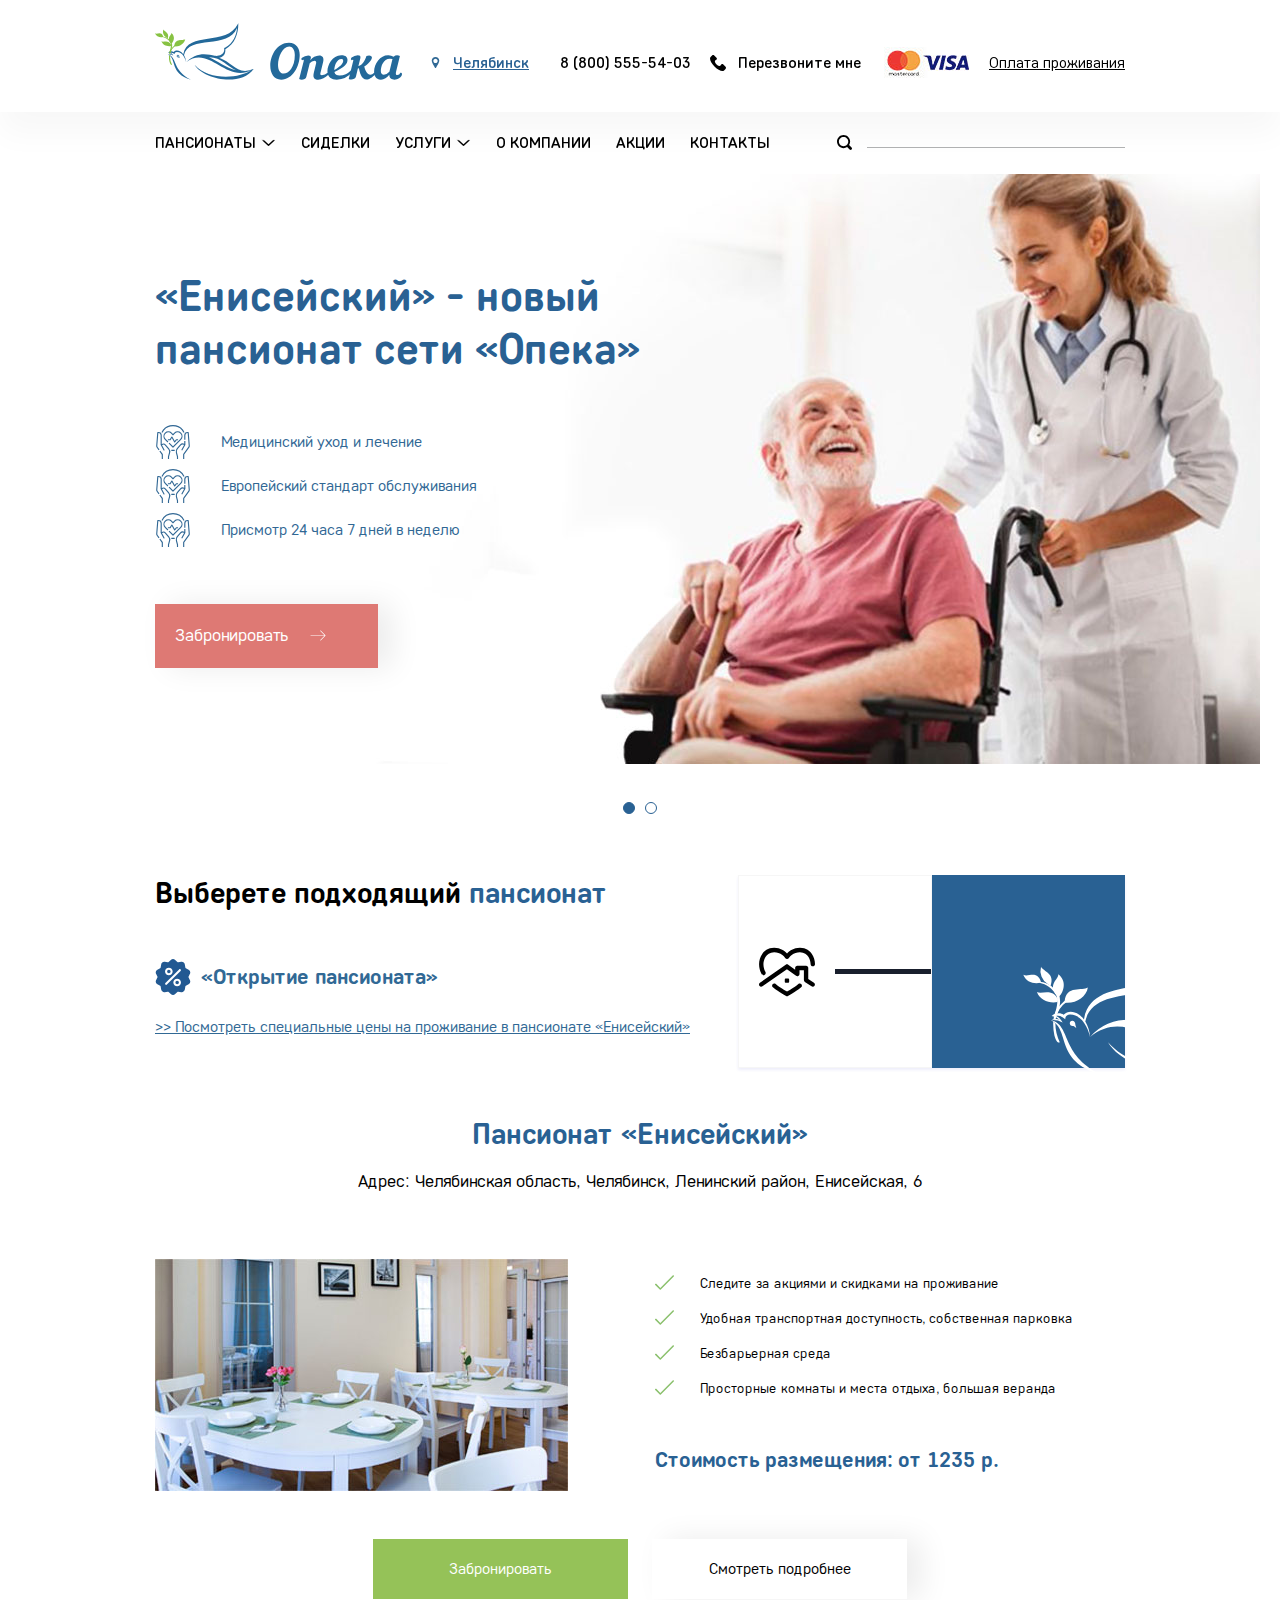
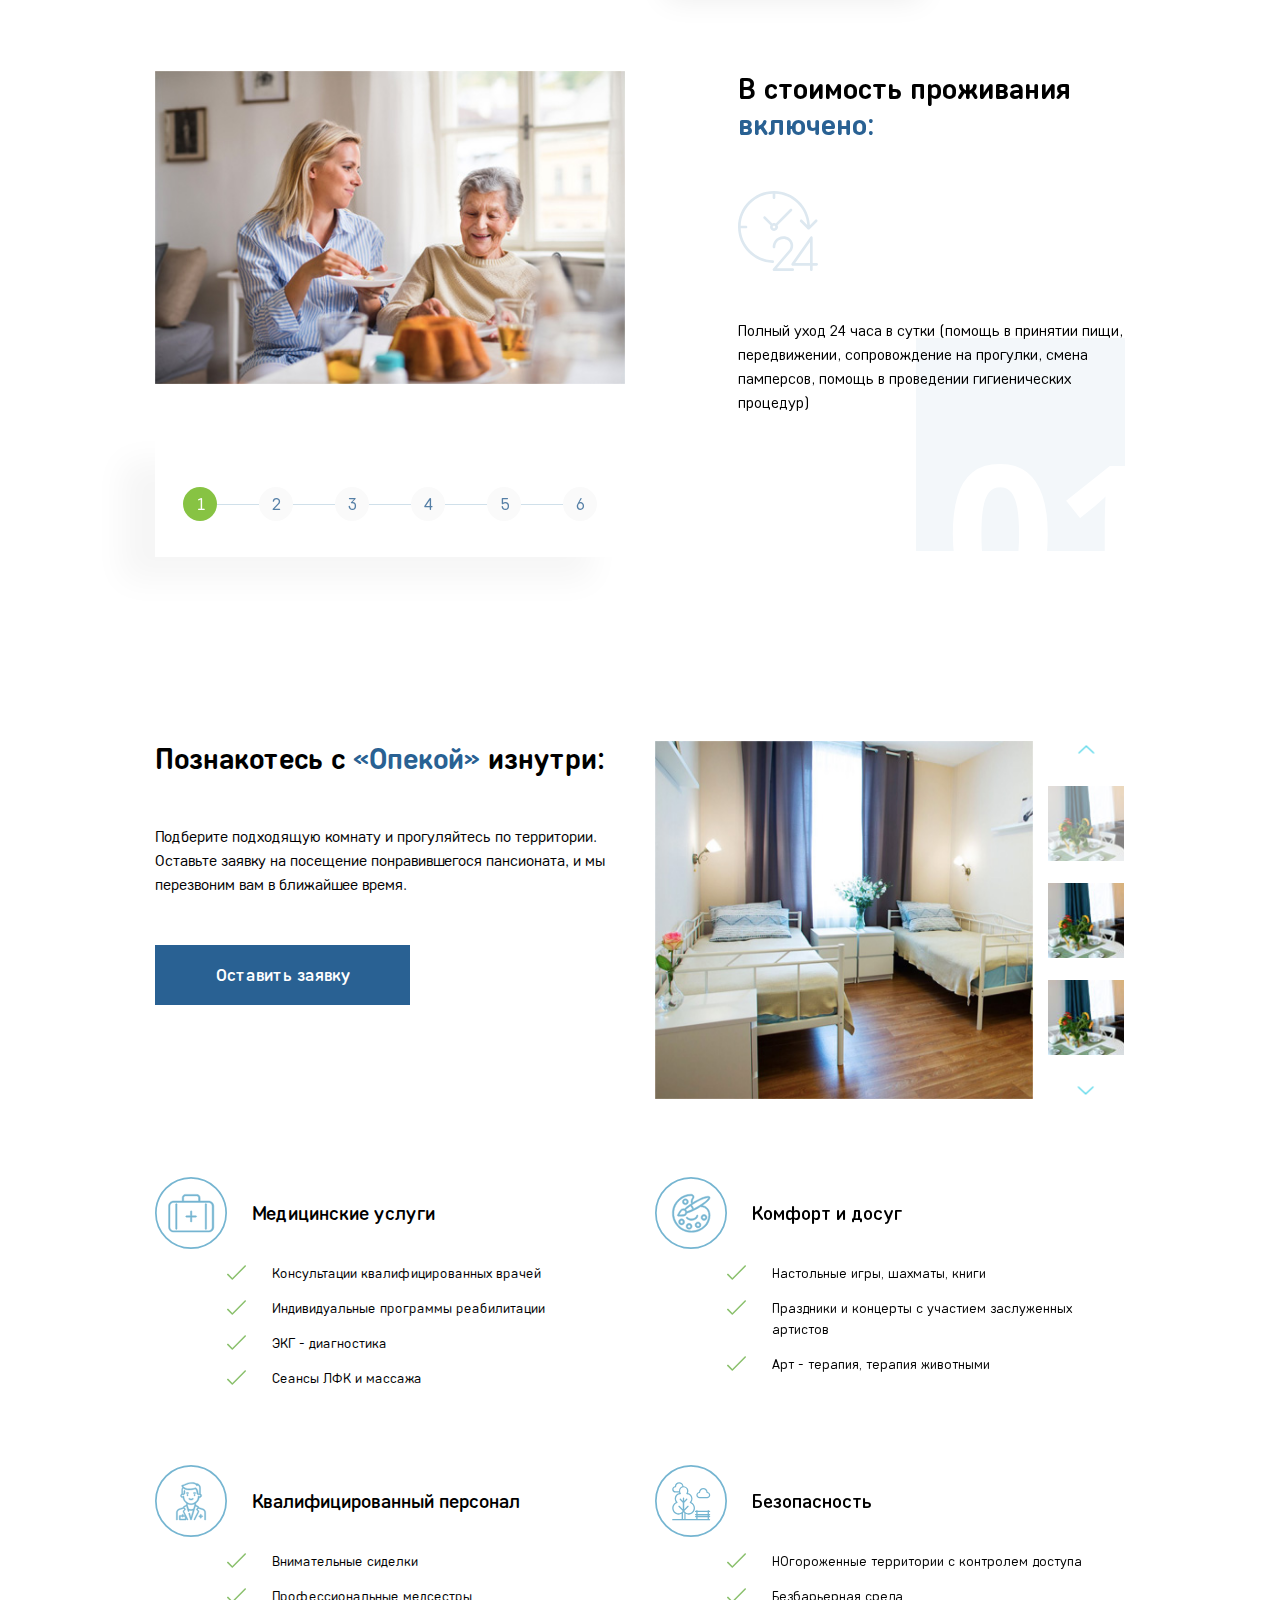
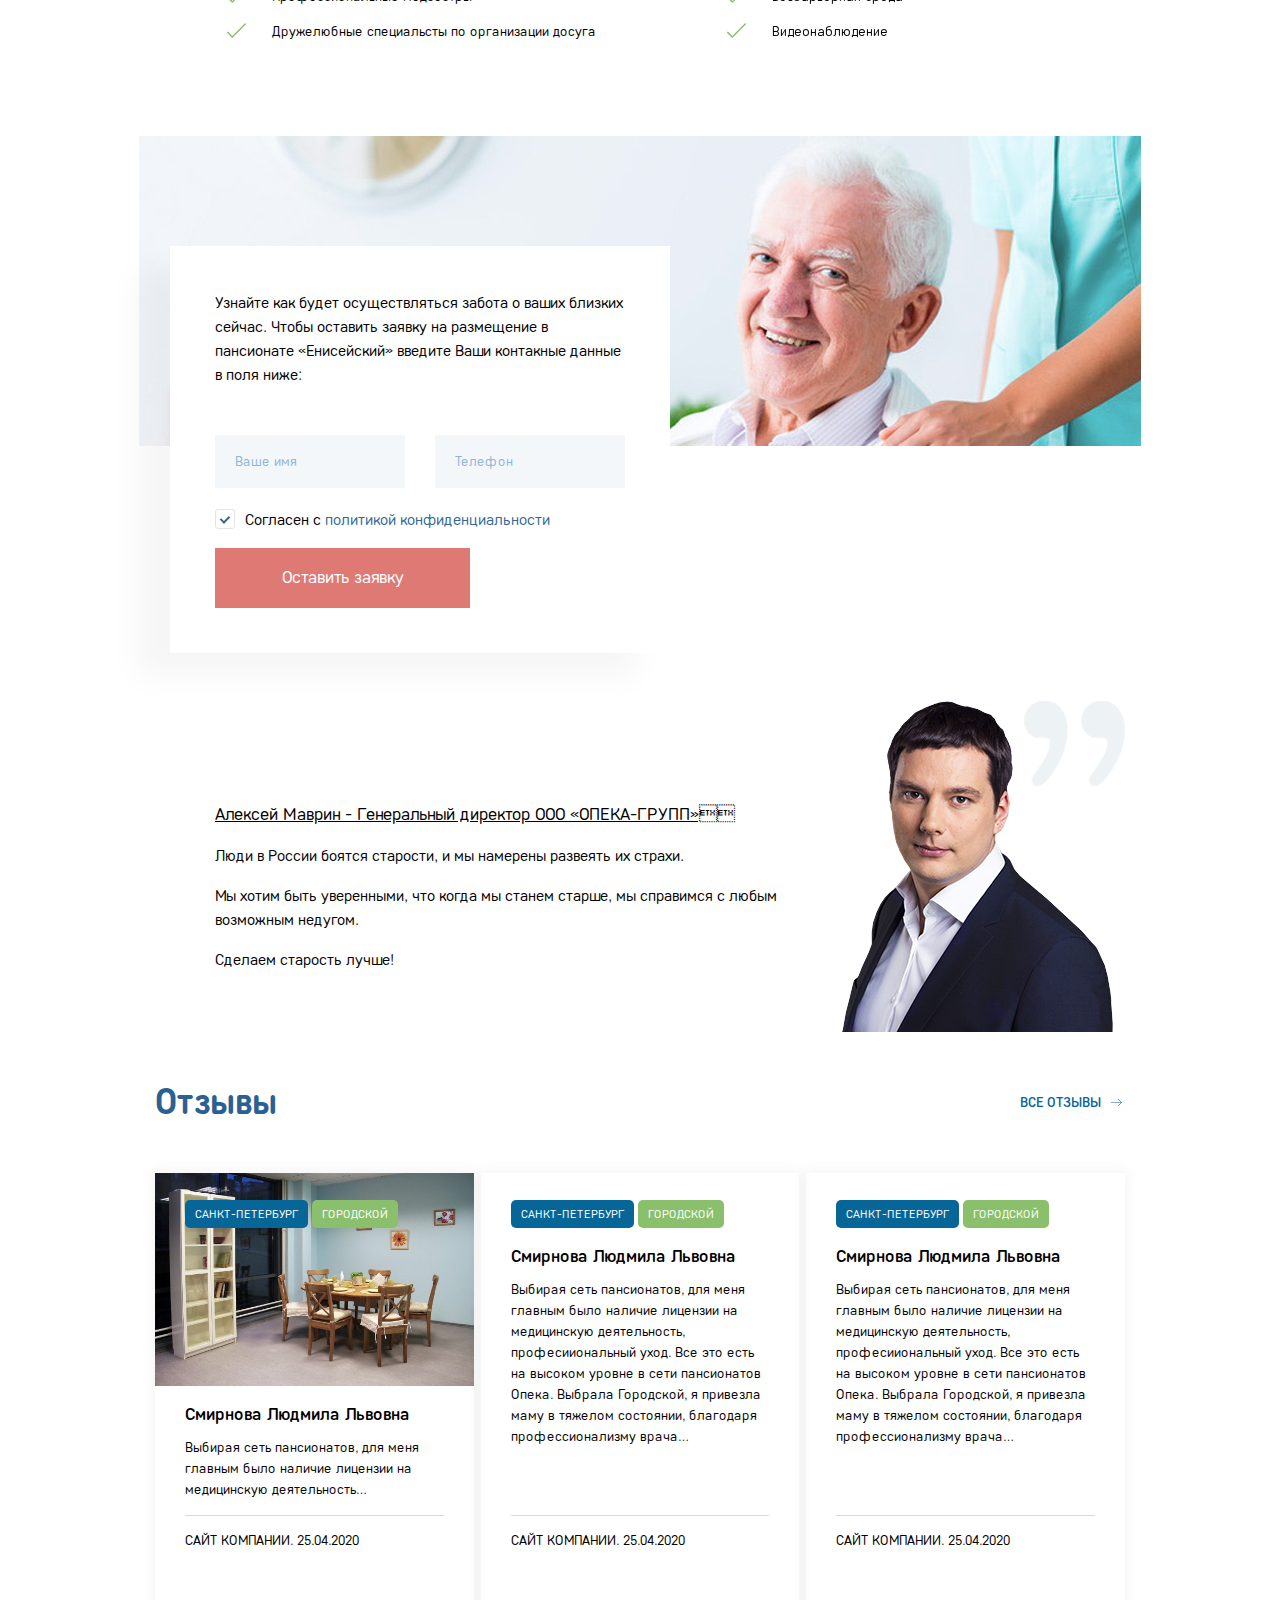
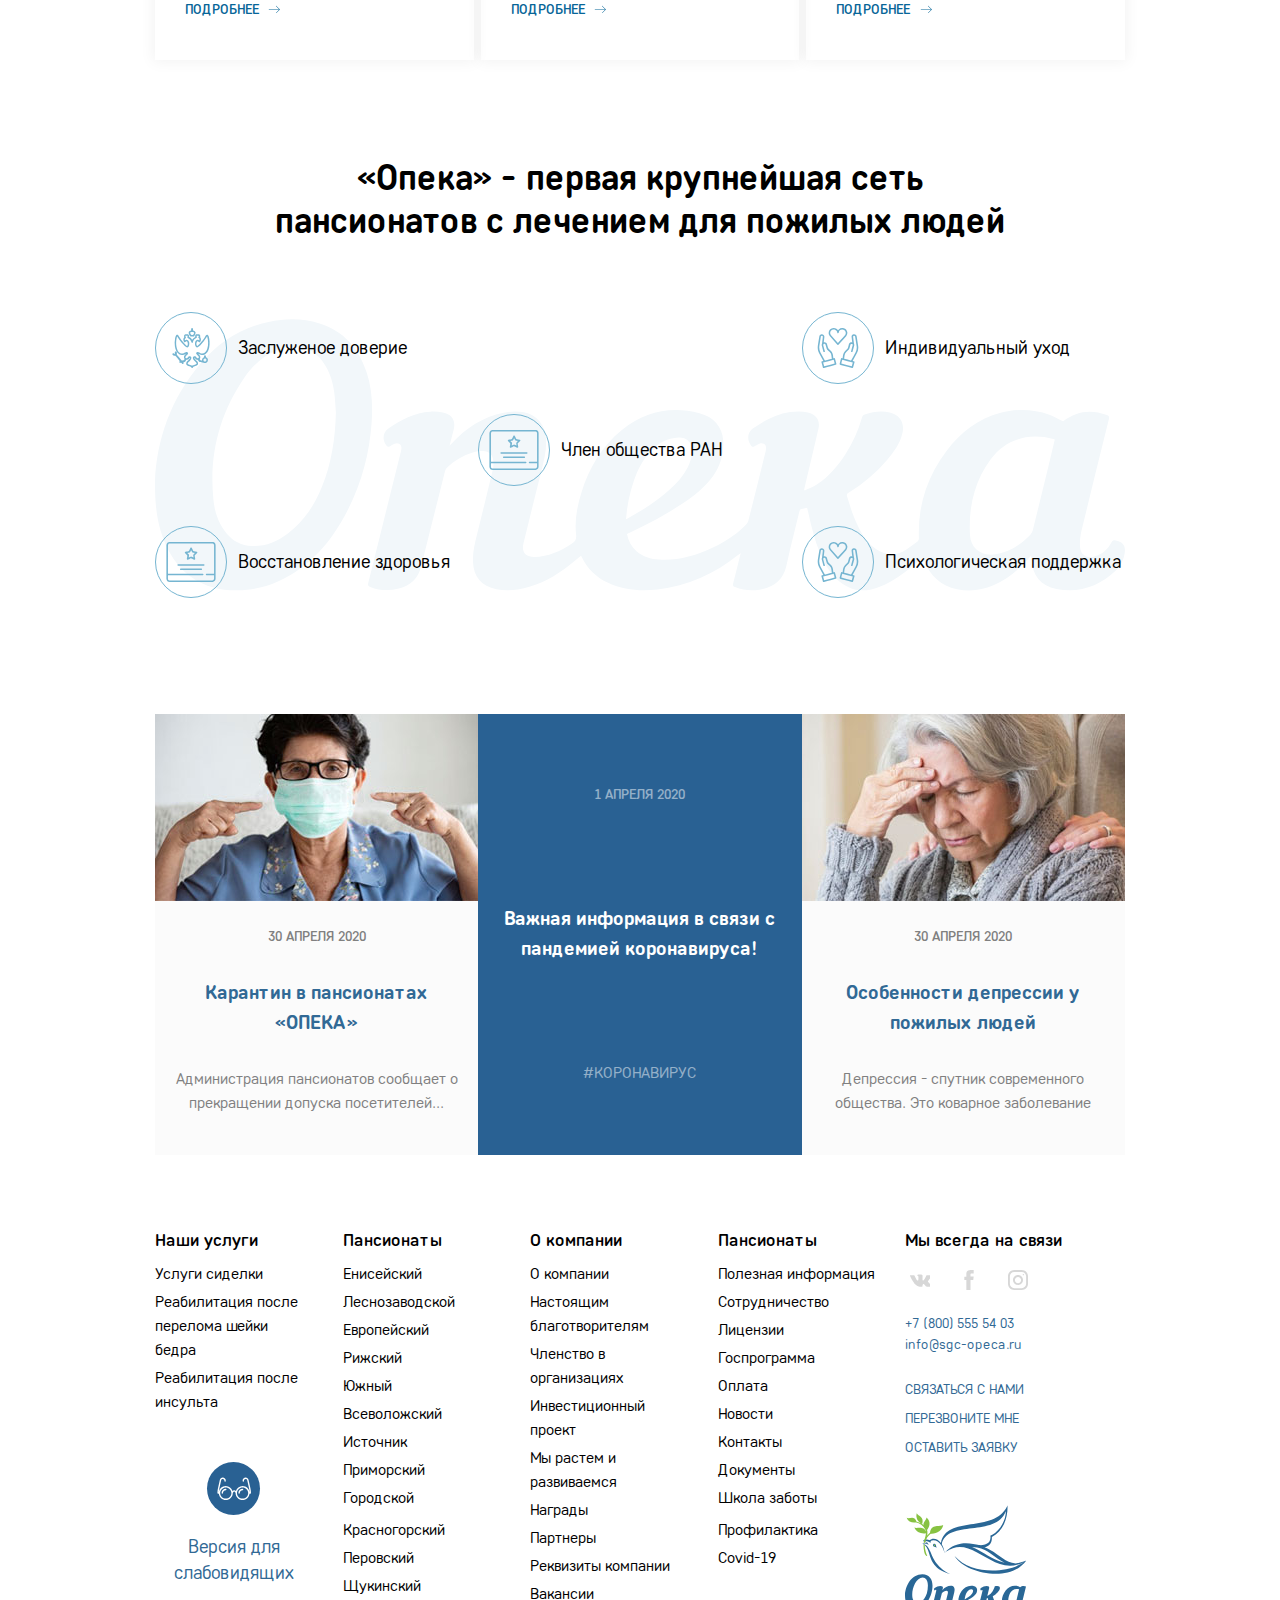
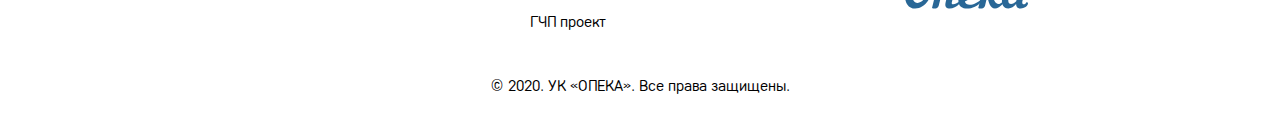
<file: index.html>
<!DOCTYPE html>
<html lang="ru">

<head>

	<meta charset="utf-8">
	<!-- <base href="/"> -->

	<title>Опека</title>
	<meta name="description" content="">

	<meta http-equiv="X-UA-Compatible" content="IE=edge">
	<meta name="viewport" content="width=device-width, initial-scale=1, maximum-scale=1">


	<link rel="stylesheet" href="css/main.min.css?v=2">

</head>

<body class="version-1">

	<div class="main-wrapper">

		<header class="header">
			<div class="header-1">
				<div class="container">
					<div class="row">
						<div class="col-lg-12">
							<a href="#" class="logo">
								<svg>
									<use xlink:href="img/sprite-new.svg#opeca_logo_horizontal"></use>
								</svg>
							</a>

							<div class="location">
								<div class="location__icon">
									<svg>
										<use xlink:href="img/sprite-new.svg#pin"></use>
									</svg>
								</div>

								<div class="location__city">Челябинск</div>
							</div>


							<div class="search-zoom">
								<svg>
									<use xlink:href="img/sprite-new.svg#zoom-blue"></use>
								</svg>
							</div>

							<div class="phone"><a href="tel:88005555403">8 (800) 555-54-03</a></div>
	
							<a href="#" class="call-back">
								<span class="icon icon_sm">
									<svg>
										<use xlink:href="img/sprite-new.svg#phone"></use>
									</svg>
								</span>
								<div>Перезвоните мне</div>
							</a>

							<div class="payments">
								<img src="img/cards.jpg" alt="">
								<a href="#">Оплата проживания</a>
							</div>
	
							<div class="menu-toggler"><i></i></div>
						</div>
					</div>
				</div>
			</div>

			<div class="header-2">
				<div class="container">
					<div class="row">
						<div class="col-md-12">
							<div class="header__menu">
								<ul>
									<li class="has-sub">
										<a href="#">Пансионаты</a>
										<ul>
											<li><a href="#">Леснозаводской</a></li>
											<li><a href="#">Европейский</a></li>
											<li><a href="#">Рижский</a></li>
											<li><a href="#">Южный</a></li>
											<li><a href="#">Всеволожский</a></li>
											<li><a href="#">Источник</a></li>
											<li><a href="#">Приморский</a></li>
											<li><a href="#">Городской</a></li>
										</ul>
									</li>
									<li><a href="#">Сиделки</a></li>
									<li class="has-sub">
										<a href="#">Услуги</a>
										<ul>
											<li><a href="#">Услуга 1</a></li>
											<li><a href="#">Услуга 2</a></li>
											<li><a href="#">Услуга 3</a></li>
											<li><a href="#">Услуга 4</a></li>
											<li><a href="#">Услуга 5</a></li>
										</ul>
									</li>
									<li><a href="#">О компании</a></li>
									<li><a href="#">Акции</a></li>
									<li><a href="#">Контакты</a></li>
								</ul>
							</div>


							<form class="form-search" action="">
								<div class="form-search__icon">
									<svg>
										<use xlink:href="img/sprite-new.svg#zoom"></use>
									</svg>
								</div>
								<input type="text" value="">
							</form>
						</div>
					</div>
				</div>
			</div>
		</header>

		<div class="menu-wrapper">
			<div class="menu-wrapper__inner">
				<nav class="menu">
					<ul>
						<li><a href="#">Услуги</a></li>
						<li><a href="#">Пансионаты</a></li>
						<li><a href="#">О компании</a></li>
						<li><a href="#">Услуги</a></li>
						<li>
							<span class="icon icon_sm">
								<svg>
									<use xlink:href="img/sprite-new.svg#phone"></use>
								</svg>
							</span>
							<a href="#">Перезвоните мне</a>
						</li>
					</ul>
				</nav>
			</div>
		</div>

		<section class="section section_intro vertical-center mt-4" style="display: none;">
			<div class="container">
				<div class="row">
					<div class="col-md-5  my-auto">
						<div class="heading heading_lg text-accent">«Енисейский»</div>
						<p class="lg mt-2 mb-5"><span class="text-accent">Новый</span> пансионат сети «Опека»</p>
		
						<button class="btn btn_arrow-right btn_h-64 btn_left btn_light btn_shadow">Выбрать тариф<svg class="icon"><use xlink:href="img/sprite-new.svg#arr-right"></use></svg></button>
		
						<p class="mt-5">Пансионат для пожилых людей в городе Челябинск</p>
					</div>

					<div class="col-md-7">
						<div class="img-present">
							<img src="img/img-first.jpg" alt="3D-тур">

							<div class="img-present__title">
								3D-тур
								<button class="btn btn_green btn_quad btn_play btn_h-64">
									<div class="icon icon_md">
										<svg><use xlink:href="img/sprite-new.svg#play"></use></svg>
									</div>
								</button>
							</div>
						</div>
					</div>
				</div>
				
			</div>
		</section>

		<section class="section section_slider">
	
			<div class="intro-slider">
				<div class="intro-slider__item d-flex"  style="background-image: url(img/slide.jpg)">
					<div class="container my-auto">
						<div class="row">
							<div class="col-lg-7">
								<div class="heading heading_lg mb-5 text-accent">«Енисейский» - новый пансионат сети «Опека»</div>

								<div class="icon-element my-2">
									<div class="icon icon_md">
										<svg><use xlink:href="img/sprite-new.svg#heart"></use></svg>
									</div>
									
									<span>Медицинский уход и лечение</span>
								</div>

								<div class="icon-element my-2">
									<div class="icon icon_md">
										<svg><use xlink:href="img/sprite-new.svg#heart"></use></svg>
									</div>
									
									<span>Европейский стандарт обслуживания</span>
								</div>

								<div class="icon-element my-2">
									<div class="icon icon_md">
										<svg><use xlink:href="img/sprite-new.svg#heart"></use></svg>
									</div>
									
									<span>Присмотр 24 часа 7 дней в неделю</span>
								</div>

								<button class="mt-5 btn btn_arrow-right btn_h-64 btn_left btn_red btn_shadow">Забронировать<svg class="icon"><use xlink:href="img/sprite-new.svg#arr-right_white"></use></svg></button>
							</div>
						</div>
					</div>
				</div>

				<div class="intro-slider__item d-flex" style="background-image: url(img/slide.jpg)">
					<div class="container my-auto">
						<div class="row">
							<div class="col-lg-7">
								<div class="heading heading_lg mb-5 text-accent">«Енисейский» - новый пансионат сети «Опека»</div>

								<div class="icon-element my-2">
									<div class="icon icon_md">
										<svg><use xlink:href="img/sprite-new.svg#heart"></use></svg>
									</div>
									
									<span>Медицинский уход и лечение</span>
								</div>

								<div class="icon-element my-2">
									<div class="icon icon_md">
										<svg><use xlink:href="img/sprite-new.svg#heart"></use></svg>
									</div>
									
									<span>Европейский стандарт обслуживания</span>
								</div>

								<div class="icon-element my-2">
									<div class="icon icon_md">
										<svg><use xlink:href="img/sprite-new.svg#heart"></use></svg>
									</div>
									
									<span>Присмотр 24 часа 7 дней в неделю</span>
								</div>
								
								<button class="mt-5 btn btn_arrow-right btn_h-64 btn_left btn_red btn_shadow">Забронировать<svg class="icon"><use xlink:href="img/sprite-new.svg#arr-right_white"></use></svg></button>
							</div>
						</div>
					</div>
				</div>
			</div>
				
		</section>

		<section class="section mt-5">
			<div class="container">
				<div class="row">
					<div class="col-lg-7 col-md-6">
						<div class="heading heading_sm">
							Выберете подходящий <span class="text-accent">пансионат</span>
						</div>

						<div class="mt-5 special-offer">
							<div class="special-offer__heading heading heading_xs">
								<div class="icon icon_md">
									<svg><use xlink:href="img/sprite-new.svg#discont-2"></use></svg>
								</div>
								<span>«Открытие пансионата»</span>
							</div>
	
							<p><a href="#">&gt;&gt; Посмотреть специальные цены на проживание в пансионате «Енисейский»</a></p>
						</div>

					</div>
					<div class="col-lg-5 col-md-6">
						<div class="quadrat quadrat_half quadrat_shadow">
							<div class="quadrat__block quadrat__block_1">
								<div class="quadrat__block-icon icon icon_xmd">
									<svg><use xlink:href="img/sprite-new.svg#stay-home"></use></svg>
								</div>
							</div>

							<div class="quadrat__block quadrat__block_2">
								<div class="quadrat__block-icon">
									<svg><use xlink:href="img/sprite-new.svg#opeca_logo"></use></svg>
								</div>
							</div>
						</div>
					</div>
				</div>
			</div>
		</section>

		<section class="section section_pension py-5">
			<div class="container">
				<div class="row">
					<div class="col-lg-12">
						<div class="heading heading_sm text-center text-accent">Пансионат «Енисейский»</div>
						<p class="text-center lg mt-3">Адрес: Челябинская область, ​Челябинск, Ленинский район, Енисейская, 6</p>
					</div>
				</div>

				<div class="row mt-5">
					<div class="col-lg-6">
						<img src="img/eni.jpg" alt="">
					</div>

					<div class="col-lg-6">
						<ul class="list-checked">
							<li>Следите за акциями и скидками на проживание</li>
							<li>Удобная транспортная доступность, собственная парковка</li>
							<li>Безбарьерная среда</li>
							<li>Просторные комнаты и места отдыха, большая веранда</li>
						</ul>

						<div class="mt-5 heading heading_xs text-accent">Стоимость размещения: от 1235 р.</div>
					</div>
				</div>

				<div class="row row-btns mt-5">
					<div class="col-lg-12 text-center">
						<button class="btn btn_light-green btn_h-60 btn_w-260">Забронировать</button>
						<button class="btn btn_h-60 btn_w-260 btn_light btn_shadow">Смотреть подробнее</button>
					</div>
				</div>
			</div>
		</section>

		<section class="section pt-4">
			<div class="container">
				<div class="row">
					<div class="col-lg-12">
						<div class="content-slider">
							<div class="content-slider__item">
								<div class="row justify-content-between">
									<div class="col-lg-6 col-md-6">
										<img src="img/sl2.jpg" alt="">
									</div>

									<div class="col-lg-5 col-md-6 col-content">
										<div class="heading heading_sm">В стоимость проживания <span class="text-accent">включено:</span></div>

										<div class="icon my-5 icon_lg icon_color-light">
											<svg><use xlink:href="img/sprite-new.svg#hour-24"></use></svg>
										</div>

										<p>Полный уход 24 часа в сутки (помощь в принятии пищи, передвижении, сопровождение на прогулки, смена памперсов, помощь в проведении гигиенических процедур)</p>

										<div class="content-slider__item-num">01</div>

									</div>
								</div>
							</div>

							<div class="content-slider__item">
								<div class="row justify-content-between">
									<div class="col-lg-6 col-md-6">
										<img src="img/sl2.jpg" alt="">
									</div>

									<div class="col-lg-5 col-md-6 col-content">
										<div class="heading heading_sm">В стоимость проживания <span class="text-accent">включено:</span></div>

										<div class="icon my-5 icon_lg icon_color-light">
											<svg><use xlink:href="img/sprite-new.svg#hour-24"></use></svg>
										</div>

										<p>Полный уход 24 часа в сутки (помощь в принятии пищи, передвижении, сопровождение на прогулки, смена памперсов, помощь в проведении гигиенических процедур)</p>

										<div class="content-slider__item-num">02</div>

									</div>
								</div>
							</div>

							<div class="content-slider__item">
								<div class="row justify-content-between">
									<div class="col-lg-6 col-md-6">
										<img src="img/sl2.jpg" alt="">
									</div>

									<div class="col-lg-5 col-md-6 col-content">
										<div class="heading heading_sm">В стоимость проживания <span class="text-accent">включено:</span></div>

										<div class="icon my-5 icon_lg icon_color-light">
											<svg><use xlink:href="img/sprite-new.svg#hour-24"></use></svg>
										</div>

										<p>Полный уход 24 часа в сутки (помощь в принятии пищи, передвижении, сопровождение на прогулки, смена памперсов, помощь в проведении гигиенических процедур)</p>

										<div class="content-slider__item-num">03</div>

									</div>
								</div>
							</div>

							<div class="content-slider__item">
								<div class="row justify-content-between">
									<div class="col-lg-6 col-md-6">
										<img src="img/sl2.jpg" alt="">
									</div>

									<div class="col-lg-5 col-md-6 col-content">
										<div class="heading heading_sm">В стоимость проживания <span class="text-accent">включено:</span></div>

										<div class="icon my-5 icon_lg icon_color-light">
											<svg><use xlink:href="img/sprite-new.svg#hour-24"></use></svg>
										</div>

										<p>Полный уход 24 часа в сутки (помощь в принятии пищи, передвижении, сопровождение на прогулки, смена памперсов, помощь в проведении гигиенических процедур)</p>

										<div class="content-slider__item-num">04</div>

									</div>
								</div>
							</div>

							<div class="content-slider__item">
								<div class="row justify-content-between">
									<div class="col-lg-6 col-md-6">
										<img src="img/sl2.jpg" alt="">
									</div>

									<div class="col-lg-5 col-md-6 col-content">
										<div class="heading heading_sm">В стоимость проживания <span class="text-accent">включено:</span></div>

										<div class="icon my-5 icon_lg icon_color-light">
											<svg><use xlink:href="img/sprite-new.svg#hour-24"></use></svg>
										</div>

										<p>Полный уход 24 часа в сутки (помощь в принятии пищи, передвижении, сопровождение на прогулки, смена памперсов, помощь в проведении гигиенических процедур)</p>

										<div class="content-slider__item-num">05</div>

									</div>
								</div>
							</div>

							<div class="content-slider__item">
								<div class="row justify-content-between">
									<div class="col-lg-6 col-md-6">
										<img src="img/sl2.jpg" alt="">
									</div>

									<div class="col-lg-5 col-md-6 col-content">
										<div class="heading heading_sm">В стоимость проживания <span class="text-accent">включено:</span></div>

										<div class="icon my-5 icon_lg icon_color-light">
											<svg><use xlink:href="img/sprite-new.svg#hour-24"></use></svg>
										</div>

										<p>Полный уход 24 часа в сутки (помощь в принятии пищи, передвижении, сопровождение на прогулки, смена памперсов, помощь в проведении гигиенических процедур)</p>

										<div class="content-slider__item-num">06</div>

									</div>
								</div>
							</div>
						</div>
					</div>
				</div>
			</div>
		</section>

		<section class="section section_gallery py-5" >
			<div class="container">
				<div class="row">
					<div class="col-lg-6">
						<div class="heading heading_sm">Познакотесь с <span class="text-accent">«Опекой»</span> изнутри:</div>
						
						<p class="my-5">Подберите подходящую комнату и прогуляйтесь по территории. Оставьте заявку на посещение понравившегося пансионата, и мы перезвоним вам в ближайшее время.</p>
					
						<button class="btn btn_accent btn_w-260 btn_h-60 mb-5">Оставить заявку</button>
					</div>

					<div class="col-lg-6">
						<div class="gallery-slider">
							<div class="gallery-slider-main">
								<div class="gallery-slider-main__item">
									<img src="img/sl1.jpg" alt="">
									<div class="gallery-slider-main__item-zoom" data-fancybox="gal" href="img/sl1.jpg"><svg><use xlink:href="img/sprite-new.svg#zoom"></use></svg></div>
								</div>
		
								<div class="gallery-slider-main__item">
									<img src="img/sl1.jpg" alt="">
									<div class="gallery-slider-main__item-zoom" data-fancybox="gal" href="img/sl1.jpg"><svg><use xlink:href="img/sprite-new.svg#zoom"></use></svg></div>
								</div>
		
								<div class="gallery-slider-main__item">
									<img src="img/sl1.jpg" alt="">
									<div class="gallery-slider-main__item-zoom" data-fancybox="gal" href="img/sl1.jpg"><svg><use xlink:href="img/sprite-new.svg#zoom"></use></svg></div>
								</div>

								<div class="gallery-slider-main__item">
									<img src="img/sl1.jpg" alt="">
									<div class="gallery-slider-main__item-zoom" data-fancybox="gal" href="img/sl1.jpg"><svg><use xlink:href="img/sprite-new.svg#zoom"></use></svg></div>
								</div>
		
								<div class="gallery-slider-main__item">
									<img src="img/sl1.jpg" alt="">
									<div class="gallery-slider-main__item-zoom" data-fancybox="gal" href="img/sl1.jpg"><svg><use xlink:href="img/sprite-new.svg#zoom"></use></svg></div>
								</div>
							</div>
		
							<div class="gallery-slider-nav">
								<div class="gallery-slider-nav__item">
									<img src="img/sl1-nav.jpg" alt="">
								</div>
		
								<div class="gallery-slider-nav__item">
									<img src="img/sl1-nav.jpg" alt="">
								</div>
								
								<div class="gallery-slider-nav__item">
									<img src="img/sl1-nav.jpg" alt="">
								</div>

								<div class="gallery-slider-nav__item">
									<img src="img/sl1-nav.jpg" alt="">
								</div>
								
								<div class="gallery-slider-nav__item">
									<img src="img/sl1-nav.jpg" alt="">
								</div>
							</div>
						</div>
					</div>
				</div>
			</div>
		</section>

		<section class="section section_programms py-5" style="display: none;">
			<div class="container">
				<div class="row justify-content-between">
					<div class="col-md-6 col-lg-5">
						<div class="quadrat mt-4">
							<div class="quadrat__block quadrat__block_1">
								<div class="quadrat__block-icon icon icon_xmd">
									<svg><use xlink:href="img/sprite-new.svg#hand-heart"></use></svg>
								</div>
							</div>

							<div class="quadrat__block quadrat__block_2">
								<div class="quadrat__block-icon">
									<svg><use xlink:href="img/sprite-new.svg#opeca_logo"></use></svg>
								</div>
							</div>

							<div class="quadrat__block quadrat__block_3">
								<div class="quadrat__block-num">
									01
								</div>
							</div>

							<div class="quadrat__block quadrat__block_4">
								<div class="quadrat__block-num">
									02
								</div>
							</div>
						</div>
					</div>

					<div class="col-md-6 col-lg-6">
						<div class="heading heading_sm mb-5">Мы предоставляем две программы <span class="text-accent">проживания:</span></div>

						<p><b>Нужен помощник</b></p>
						
						<p>Для людей, частично утративших способность к самообслуживанию.</p>

						<p>Для людей с когнитивными нарушениями (с нарушением памяти и снижением интеллекта) и нуждающихся в круглосуточном уходе (не лежачих).</p>

						<p><b>Полный уход</b></p>

						<p>Для людей, полностью утративших способность к самообслуживанию и передвижению. Для людей, нуждающихся в круглосуточном уходе (лежачих).</p>
					</div>
				</div>
			</div>
		</section>

		<section class="section py-5" style="display: none;">
			<div class="container">
				<div class="row">
					<div class="col-md-6">
						<div class="heading heading_md text-accent mb-5">Контакты</div>

						<p class="lg">ЕНИСЕЙСКИЙ</p>

						<p class="lg">АДРЕС</p>
						
						<p class="lg">Челябинская обл., ​Ленинский район, Челябинск, Енисейская, 6</p>

						<ul class="soc my-4">
							<li class="soc__item"><a href="#"><svg><use xlink:href="img/sprite-new.svg#vk"></use></svg></a></li>
							<li class="soc__item"><a href="#"><svg><use xlink:href="img/sprite-new.svg#fb"></use></svg></a></li>
							<li class="soc__item"><a href="#"><svg><use xlink:href="img/sprite-new.svg#insta"></use></svg></a></li>
						</ul>
					</div>

					<div class="col-md-6">
						<div class="abstract-block">
							<div class="abstract-block__icon icon icon_md">
								<svg><use xlink:href="img/sprite-new.svg#discont"></use></svg>
							</div>

							<div class="abstract-block__title">«Открытие пансионата»</div>
							
							<div class="abstract-block__text">Посмотреть специальные цены на проживание в пансионате «Енисейский»</div>

							<button class="btn btn_sm btn_light">Перейти</button>
						</div>
					</div>
				</div>
			</div>
		</section>

		<section class="section">
			<div class="container">
				<div class="row">
					<div class="col-md-6">
						<div class="features-group">
							<div class="features-group__heading">
								<div class="features-group__heading-icon">
									<svg><use xlink:href="img/sprite-new.svg#med-case"></use></svg>
								</div>

								<span>Медицинские услуги</span>
							</div>

							<ul class="list-checked">
								<li>Консультации квалифицированных врачей</li>
								<li>Индивидуальные программы реабилитации</li>
								<li>ЭКГ - диагностика</li>
								<li>Сеансы ЛФК и массажа</li>
							</ul>
						</div>
					</div>

					<div class="col-md-6">
						<div class="features-group">
							<div class="features-group__heading">
								<div class="features-group__heading-icon">
									<svg><use xlink:href="img/sprite-new.svg#paints"></use></svg>
								</div>

								<span>Комфорт и досуг</span>
							</div>

							<ul class="list-checked">
								<li>Настольные игры, шахматы, книги</li>
								<li>Праздники и концерты с участием
									заслуженных артистов</li>
								<li>Арт - терапия, терапия
									животными</li>
							</ul>
						</div>
					</div>

					<div class="col-md-6">
						<div class="features-group">
							<div class="features-group__heading">
								<div class="features-group__heading-icon">
									<svg><use xlink:href="img/sprite-new.svg#med-man"></use></svg>
								</div>

								<span>Квалифицированный персонал</span>
							</div>

							<ul class="list-checked">
								<li>Внимательные сиделки</li>
								<li>Профессиональные медсестры</li>
								<li>Дружелюбные специальсты
									по организации досуга</li>
							</ul>
						</div>
					</div>

					<div class="col-md-6">
						<div class="features-group">
							<div class="features-group__heading">
								<div class="features-group__heading-icon">
									<svg><use xlink:href="img/sprite-new.svg#forest"></use></svg>
								</div>

								<span>Безопасность</span>
							</div>

							<ul class="list-checked">
								<li>НОгороженные территории с контролем доступа</li>
								<li>Безбарьерная среда</li>
								<li>Видеонаблюдение</li>
							</ul>
						</div>
					</div>
				</div>
			</div>
		</section>

		<section class="section section_capture my-5">
			<div class="container">
				<div class="row">
					<div class="col-md-12">
						<form action="#" class="form">

							<p class="mb-5">Узнайте как будет осуществляться забота о ваших близких сейчас.
								Чтобы оставить заявку на размещение в пансионате «Енисейский»
								введите Ваши контакные данные в поля ниже:</p>


							<div class="row">
								<div class="col-md-6">
									<input type="text" class="form__input form__input_full-wdith" placeholder="Ваше имя">
								</div>

								<div class="col-md-6">
									<input type="text" class="form__input form__input_full-wdith form__input_phone" placeholder="Телефон">
								</div>
							</div>

							<label class="form__checkbox">
								<input type="checkbox" checked="checked">
								<span>Cогласен с <a href="/politika-konfidentsialnosti/" target="_blank">политикой конфиденциальности</a></span>
							</label>

							<button class="mt-2 btn btn_red btn_w-260 btn_h-60">Оставить заявку</button>
						</form>
					</div>
				</div>
			</div>
		</section>

		<section class="section section_quote">
			<div class="container">
				<div class="row">
					<div class="col-md-12">
						<div class="quote">
							<div class="row">
								<div class="col-md-8 col-text">
									<p class="lg highlighted">Алексей Маврин - Генеральный директор ООО «ОПЕКА-ГРУПП»</p>
									<p>Люди в России боятся старости, и мы намерены развеять их страхи.</p>
	
									<p>Мы хотим быть уверенными, что когда мы станем старше, мы справимся с любым возможным недугом.</p>
	
									<p>Сделаем старость лучше!</p>
								</div>
	
								<div class="col-md-4">
									<img src="img/mav.png" alt="">
								</div>
							</div>
						

						</div>
					</div>
				</div>
			</div>
		</section>


		<section class="section section_feedback py-5">
			<div class="container">
				<div class="row">
					<div class="col-6">
						<div class="heading heading_md text-accent">Отзывы</div>
					</div>
					<div class="col-6 col-btn-more my-auto">
						<a href="#" class="more-link">ВСЕ ОТЗЫВЫ<svg class="icon"><use xlink:href="img/sprite-new.svg#arr-right"></use></svg></a>
					</div>
				</div>

				<div class="row">
					<div class="col-md-12">
						<div class="feedback">
							<div class="feedback__item">
								<div class="feedback__item-badges">
									<span>Санкт-петербург</span>
									<span>Городской</span>
								</div>

								<a href="#" class="feedback__item-img">
									<img src="img/g.jpg" alt="">
								</a>
	
								<div class="feedback__item-title">
									<a href="#">Смирнова Людмила Львовна</a>
								</div>
								<div class="feedback__item-text">Выбирая сеть пансионатов, для меня главным было наличие лицензии на медицинскую деятельность…</div>
							
								<div class="feedback__item-bot">
									<div>САЙТ КОМПАНИИ. 25.04.2020</div>

									<a href="#" class="more-link">ПОДРОБНЕЕ<svg class="icon"><use xlink:href="img/sprite-new.svg#arr-right"></use></svg></a>
								</div>
							</div>

							<div class="feedback__item">
								<div class="feedback__item-badges">
									<span>Санкт-петербург</span>
									<span>Городской</span>
								</div>
	
								<div class="feedback__item-title">
									<a href="#">Смирнова Людмила Львовна</a>
								</div>
								<div class="feedback__item-text">Выбирая сеть пансионатов, для меня главным было наличие лицензии на медицинскую деятельность, професииональный уход. Все это есть на высоком уровне в сети пансионатов Опека. Выбрала Городской, я привезла маму в тяжелом состоянии, благодаря профессионализму врача…</div>
							
								<div class="feedback__item-bot">
									<div>САЙТ КОМПАНИИ. 25.04.2020</div>

									<a href="#" class="more-link">ПОДРОБНЕЕ<svg class="icon"><use xlink:href="img/sprite-new.svg#arr-right"></use></svg></a>
								</div>
							</div>

							<div class="feedback__item">
								<div class="feedback__item-badges">
									<span>Санкт-петербург</span>
									<span>Городской</span>
								</div>
	
								<div class="feedback__item-title">
									<a href="#">Смирнова Людмила Львовна</a>
								</div>
								<div class="feedback__item-text">Выбирая сеть пансионатов, для меня главным было наличие лицензии на медицинскую деятельность, професииональный уход. Все это есть на высоком уровне в сети пансионатов Опека. Выбрала Городской, я привезла маму в тяжелом состоянии, благодаря профессионализму врача…</div>
							
								<div class="feedback__item-bot">
									<div>САЙТ КОМПАНИИ. 25.04.2020</div>

									<a href="#" class="more-link">ПОДРОБНЕЕ<svg class="icon"><use xlink:href="img/sprite-new.svg#arr-right"></use></svg></a>
								</div>
							</div>
						</div>
					</div>
				</div>
			</div>
		</section>

		<section class="section section_features py-5">
			<div class="container">
				<div class="row">
					<div class="col-md-12">
						<div class="heading heading_md text-center">«Опека» - первая крупнейшая сеть<br> пансионатов с лечением для пожилых людей</div>

						<div class="features-wrapper">
							<div class="features">
								<div class="features__item">
									<div class="features__item-icon">
										<svg><use xlink:href="img/sprite-new.svg#icon-gerb"></use></svg>
									</div>
		
									<div class="features__item-title">Заслуженое доверие </div>
								</div>
	
								<div class="features__item features__item_2">
									<div class="features__item-icon">
										<svg><use xlink:href="img/sprite-new.svg#icon-card"></use></svg>
									</div>
		
									<div class="features__item-title">Член общества РАН</div>
								</div>
	
								<div class="features__item">
									<div class="features__item-icon">
										<svg><use xlink:href="img/sprite-new.svg#icon-hands_and_heart"></use></svg>
									</div>
		
									<div class="features__item-title">Индивидуальный уход </div>
								</div>
	
								<div class="features__item">
									<div class="features__item-icon">
										<svg><use xlink:href="img/sprite-new.svg#icon-card"></use></svg>
									</div>
		
									<div class="features__item-title">Восстановление здоровья</div>
								</div>
	
								<div class="features__item">
									<div class="features__item-icon">
										<svg><use xlink:href="img/sprite-new.svg#icon-hands_and_heart"></use></svg>
									</div>
		
									<div class="features__item-title">Психологическая поддержка</div>
								</div>
							</div>
	
							<div class="features-bg">
								<svg><use xmlns:xlink="http://www.w3.org/1999/xlink" xlink:href="img/sprite-new.svg#icon-opeca"></use></svg>
							</div>
						</div>
						
					</div>
				</div>
			</div>
		</section>

		<section class="section section_news py-5">
			<div class="container">
				<div class="row">
					<div class="col-md-12">
						<div class="news-list">
							<div class="news-list__item news-card">
								<a href="#" class="news-card__img">
									<img src="img/n1.jpg" alt="">
								</a>

								<div class="news-card__date">
									30 апреля 2020
								</div>
								
								<a href="#" class="news-card__title">Карантин в пансионатах «ОПЕКА»</a>

								<div class="news-card__text">Администрация пансионатов сообщает о прекращении допуска посетителей...</div>
							</div>

							<div class="news-list__item news-card news-card_featured">

								<div class="news-card__date">
									1 апреля 2020
								</div>
								
								<a href="#" class="news-card__title">Важная информация в связи с пандемией коронавируса!</a>

								<div class="news-card__tag">#КОРОНАВИРУС</div>
							</div>

							<div class="news-list__item news-card">
								<a class="news-card__img">
									<img src="img/n2.jpg" alt="">
								</a>

								<div class="news-card__date">
									30 апреля 2020
								</div>
								
								<a href="#" class="news-card__title">Особенности депрессии у пожилых людей</a>

								<div class="news-card__text">Депрессия - спутник современного
									общества. Это коварное заболевание</div>
							</div>
						</div>
					</div>
				</div>
			</div>
		</section>

		<footer class="footer pt-4">
			<div class="container">
				<div class="row">
					<div class="col-lg-9">

						<div class="row">
							<div class="col-lg-3">
								<div class="footer__heading"><a href="#">Наши услуги</a></div>

								<nav class="footer__menu mt-2">
									<ul>
										<li><a href="#">Услуги сиделки</a></li>
										<li><a href="#">Реабилитация после перелома шейки бедра</a></li>
										<li><a href="#">Реабилитация после инсульта</a></li>
									</ul>
								</nav>

								<a href="#" class="special-version-link mt-5">
									<div class="special-version-link__icon">
										<svg class="icon"><use xlink:href="img/sprite-new.svg#glasses"></use></svg>
									</div>
									<div class="special-version-link__text">
										Версия для слабовидящих
									</div>
									
								</a>
							</div>

							<div class="col-lg-3">
								<div class="footer__heading"><a href="#">Пансионаты</a></div>

								<nav class="footer__menu mt-2">
									<ul>
										<li><a href="#">Енисейский</a></li>
										<li><a href="#">Леснозаводской</a></li>
										<li><a href="#">Европейский</a></li>
										<li><a href="#">Рижский</a></li>
										<li><a href="#">Южный</a></li>
										<li><a href="#">Всеволожский</a></li>
										<li><a href="#">Источник</a></li>
										<li><a href="#">Приморский</a></li>
										<li><a href="#">Городской</a></li>

										<li class="mt-2"><a href="#">Красногорский</a></li>
										<li><a href="#">Перовский</a></li>
										<li><a href="#">Щукинский</a></li>
									</ul>
								</nav>

							</div>

							<div class="col-lg-3">
								<div class="footer__heading"><a href="#">О компании</a></div>

								<nav class="footer__menu mt-2">
									<ul>
										<li><a href="#">О компании</a></li>
										<li><a href="#">Настоящим благотворителям</a></li>
										<li><a href="#">Членство в организациях</a></li>
										<li><a href="#">Инвестиционный проект</a></li>
										<li><a href="#">Мы растем и развиваемся</a></li>
										<li><a href="#">Награды</a></li>
										<li><a href="#">Партнеры</a></li>
										<li><a href="#">Реквизиты компании</a></li>
										<li><a href="#">Вакансии</a></li>
										<li><a href="#">ГЧП проект</a></li>
									</ul>
								</nav>
								
							</div>

							<div class="col-lg-3">
								<div class="footer__heading"><a href="#">Пансионаты</a></div>

								<nav class="footer__menu mt-2">
									<ul>
										<li><a href="#">Полезная информация</a></li>
										<li><a href="#">Сотрудничество</a></li>
										<li><a href="#">Лицензии</a></li>
										<li><a href="#">Госпрограмма</a></li>
										<li><a href="#">Оплата</a></li>
										<li><a href="#">Новости</a></li>
										<li><a href="#">Контакты</a></li>
										<li><a href="#">Документы</a></li>
										<li><a href="#">Школа заботы</a></li>
										<li class="mt-2"><a href="#">Профилактика</a></li>
										<li><a href="#">Covid-19</a></li>
									</ul>
								</nav>
							</div>
						</div>
						
					</div>
					
					<div class="col-lg-3">
						<div class="footer__heading">Мы всегда на связи</div>

						<ul class="soc mt-3">
							<li class="soc__item"><a href="#"><svg><use xlink:href="img/sprite-new.svg#vk"></use></svg></a></li>
							<li class="soc__item"><a href="#"><svg><use xlink:href="img/sprite-new.svg#fb"></use></svg></a></li>
							<li class="soc__item"><a href="#"><svg><use xlink:href="img/sprite-new.svg#insta"></use></svg></a></li>
						</ul>

						
						
						<div class="footer__link"><a href="tel:78005555403">+7 (800) 555 54 03</a></div>
						<div class="footer__link"><a href="mailto:info@sgc-opeca.ru">info@sgc-opeca.ru</a></div>
						
						
						
						<div class="footer__link mt-4"><a href="#contact-us" rel="modal:open">СВЯЗАТЬСЯ С НАМИ</a></div>
						<div class="footer__link mt-2"><a href="#call-back" rel="modal:open">ПЕРЕЗВОНИТЕ МНЕ</a></div>
						<div class="footer__link mt-2"><a href="#make-order" rel="modal:open">ОСТАВИТЬ ЗАЯВКУ</a></div>

						<div class="footer__logo mt-4">
							<svg><use xlink:href="img/sprite-new.svg#opeca_logo_color"></use></svg>
						</div>
					</div>
				</div>

				<div class="row py-4">
					<div class="col-md-12">
						<div class="copyright text-center">© 2020. УК «ОПЕКА». Все права защищены.</div>
					</div>
				</div>
			</div>
		</footer>

	</div>

	<div id="contact-us" class="modal">
		<div class="heading heading_md text-center mb-4">Связаться с нами</div>

		<form action="#" class="form">

			<label class="form__label form__label_one-by-one">
				<span class="form__label-heading">Ваше имя</span>
				<input type="text" class="form__input form__input_full-wdith" placeholder="">
			</label>

			<label class="form__label form__label_one-by-one mt-4">
				<span class="form__label-heading">Ваше телефон</span>
				<input type="text" class="form__input form__input_full-wdith form__input_phone" placeholder="">
			</label>

			<label class="form__label form__label_one-by-one mt-4">
				<span class="form__label-heading">Ваше Сообщение</span>
				<textarea class="form__text form__text_full-wdith" placeholder=""></textarea>
			</label>
			

			<button class="btn btn_accent btn_w-260 btn_h-60 mt-4">Отправить</button>
		</form>
	</div>


	<div id="call-back" class="modal">
		<div class="heading heading_md text-center mb-4">Заказать звонок</div>

		<form action="#" class="form">

			<label class="form__label form__label_one-by-one">
				<span class="form__label-heading">Ваше имя</span>
				<input type="text" class="form__input form__input_full-wdith" placeholder="">
			</label>

			<label class="form__label form__label_one-by-one mt-4">
				<span class="form__label-heading">Ваше телефон</span>
				<input type="text" class="form__input form__input_full-wdith form__input_phone" placeholder="">
			</label>

			<button class="btn btn_accent btn_w-260 btn_h-60 mt-4">Отправить</button>

		</form>
	</div>


	<div id="make-order" class="modal">
		<div class="heading heading_md text-center mb-4">Записаться на просмотр</div>

		<form action="#" class="form">

			<label class="form__label form__label_one-by-one">
				<span class="form__label-heading">Выберите пансионат</span>
				
				<select class="form__select">
					<option value="0">Пансионат</option>
				
					<option value="61">Всеволожский</option>
				
					<option value="44">Городской</option>
				
					<option value="15">Европейский</option>
				
					<option value="13424">Леснозаводской</option>
				
					<option value="49">Источник</option>
				
					<option value="55">Приморский</option>
				
					<option value="2461">Рижский</option>
				
					<option value="28">Южный</option>
				</select>
			</label>
			
			<label class="form__label form__label_one-by-one">
				<span class="form__label-heading">Ваше имя</span>
				<input type="text" class="form__input form__input_full-wdith" placeholder="">
			</label>

			<label class="form__label form__label_one-by-one mt-4">
				<span class="form__label-heading">Ваше телефон</span>
				<input type="text" class="form__input form__input_full-wdith form__input_phone" placeholder="">
			</label>
			

			<label class="form__label form__label_one-by-one mt-4">
				<span class="form__label-heading">Выберите дату и время посещения</span>

				<div class="datetimepicker"></div>
			</label>

			<button class="btn btn_accent btn_w-260 btn_h-60 mt-4">Записаться</button>

		</form>
	</div>


	<script src="js/scripts.min.js"></script>

</body>

</html>
</file>
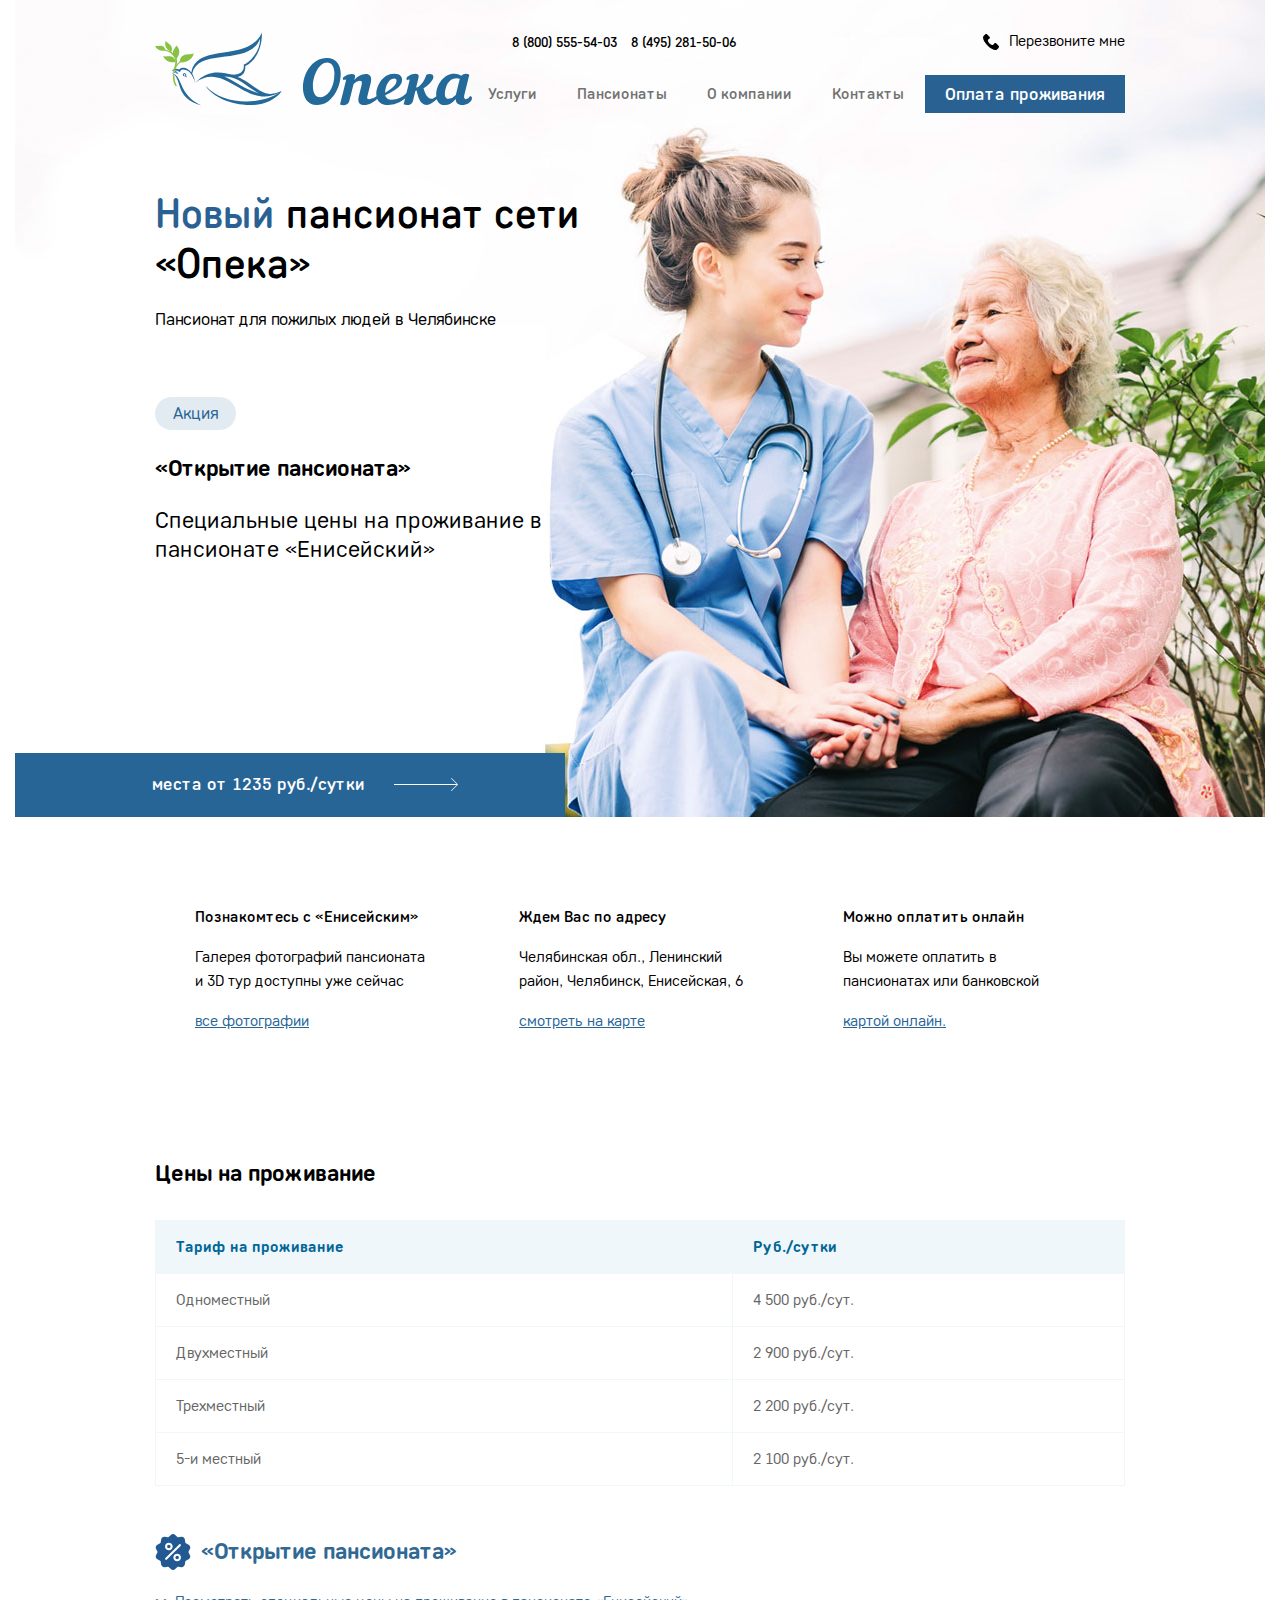
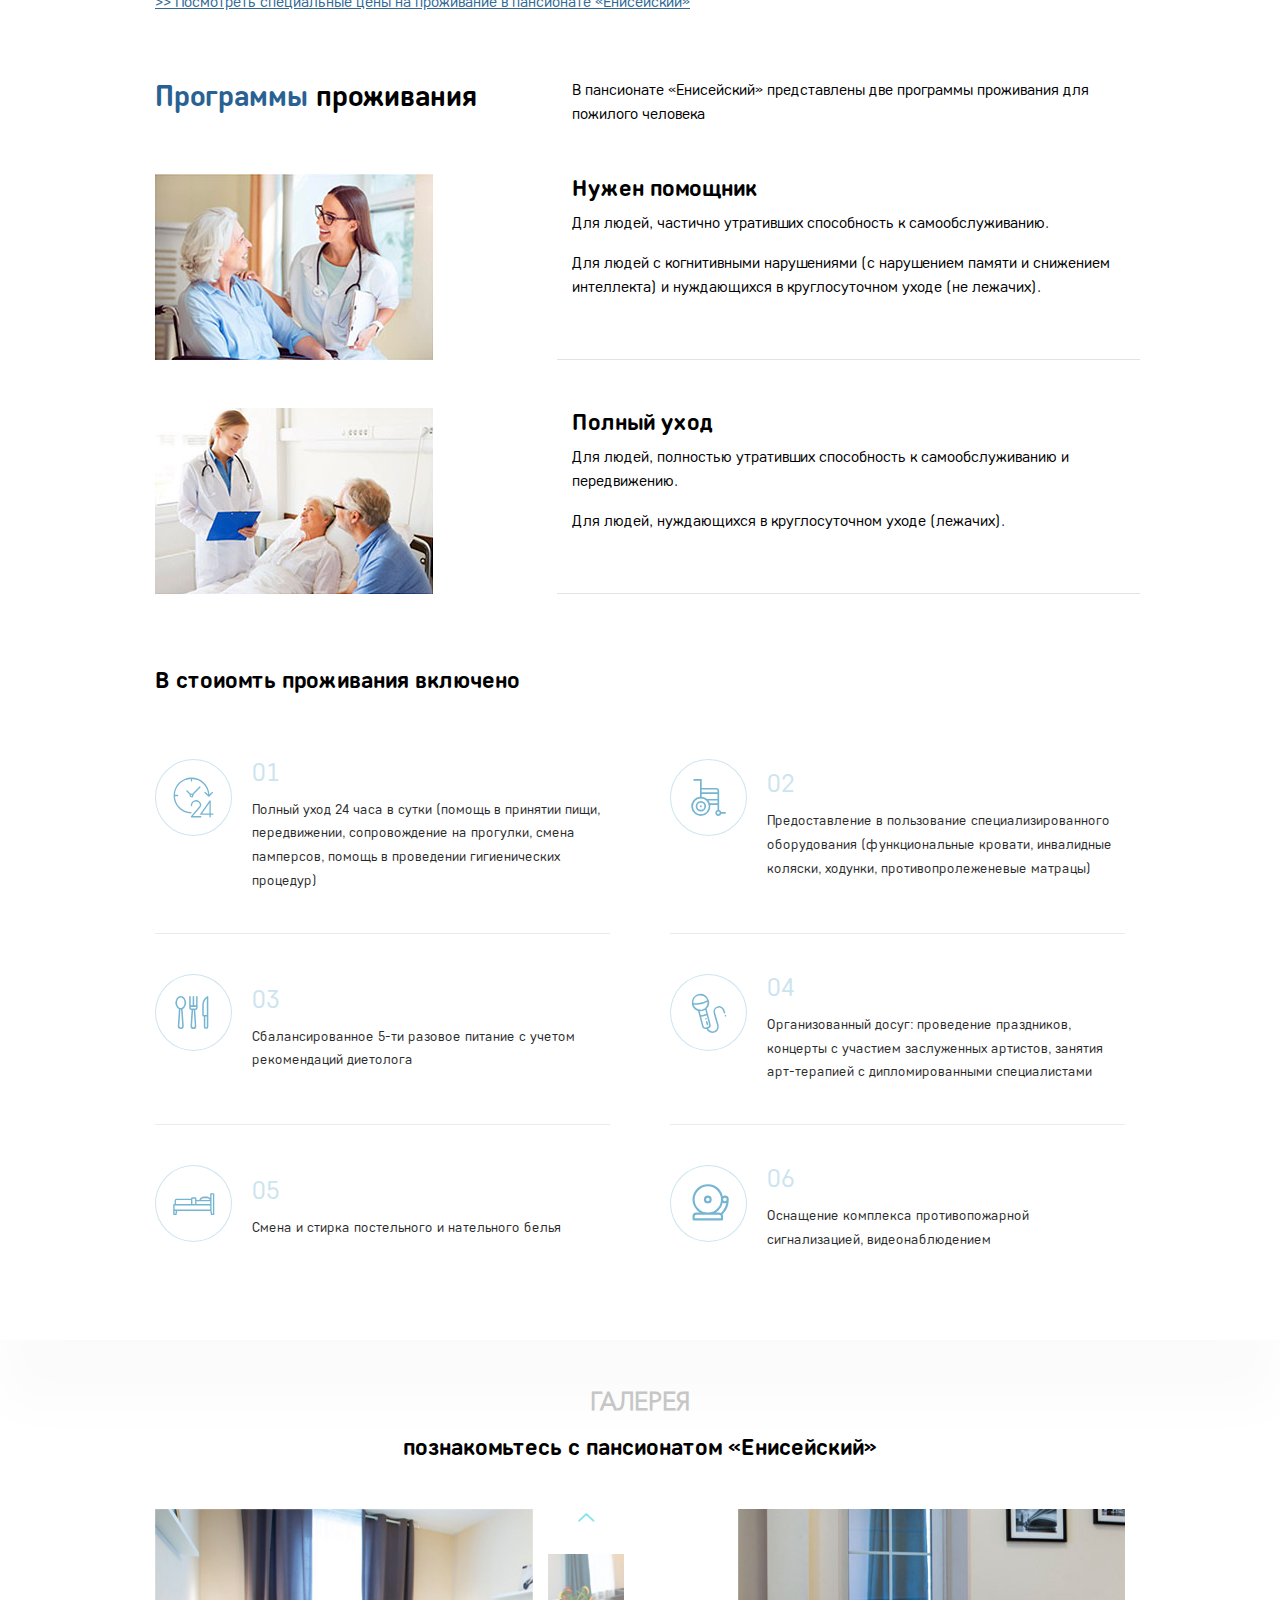
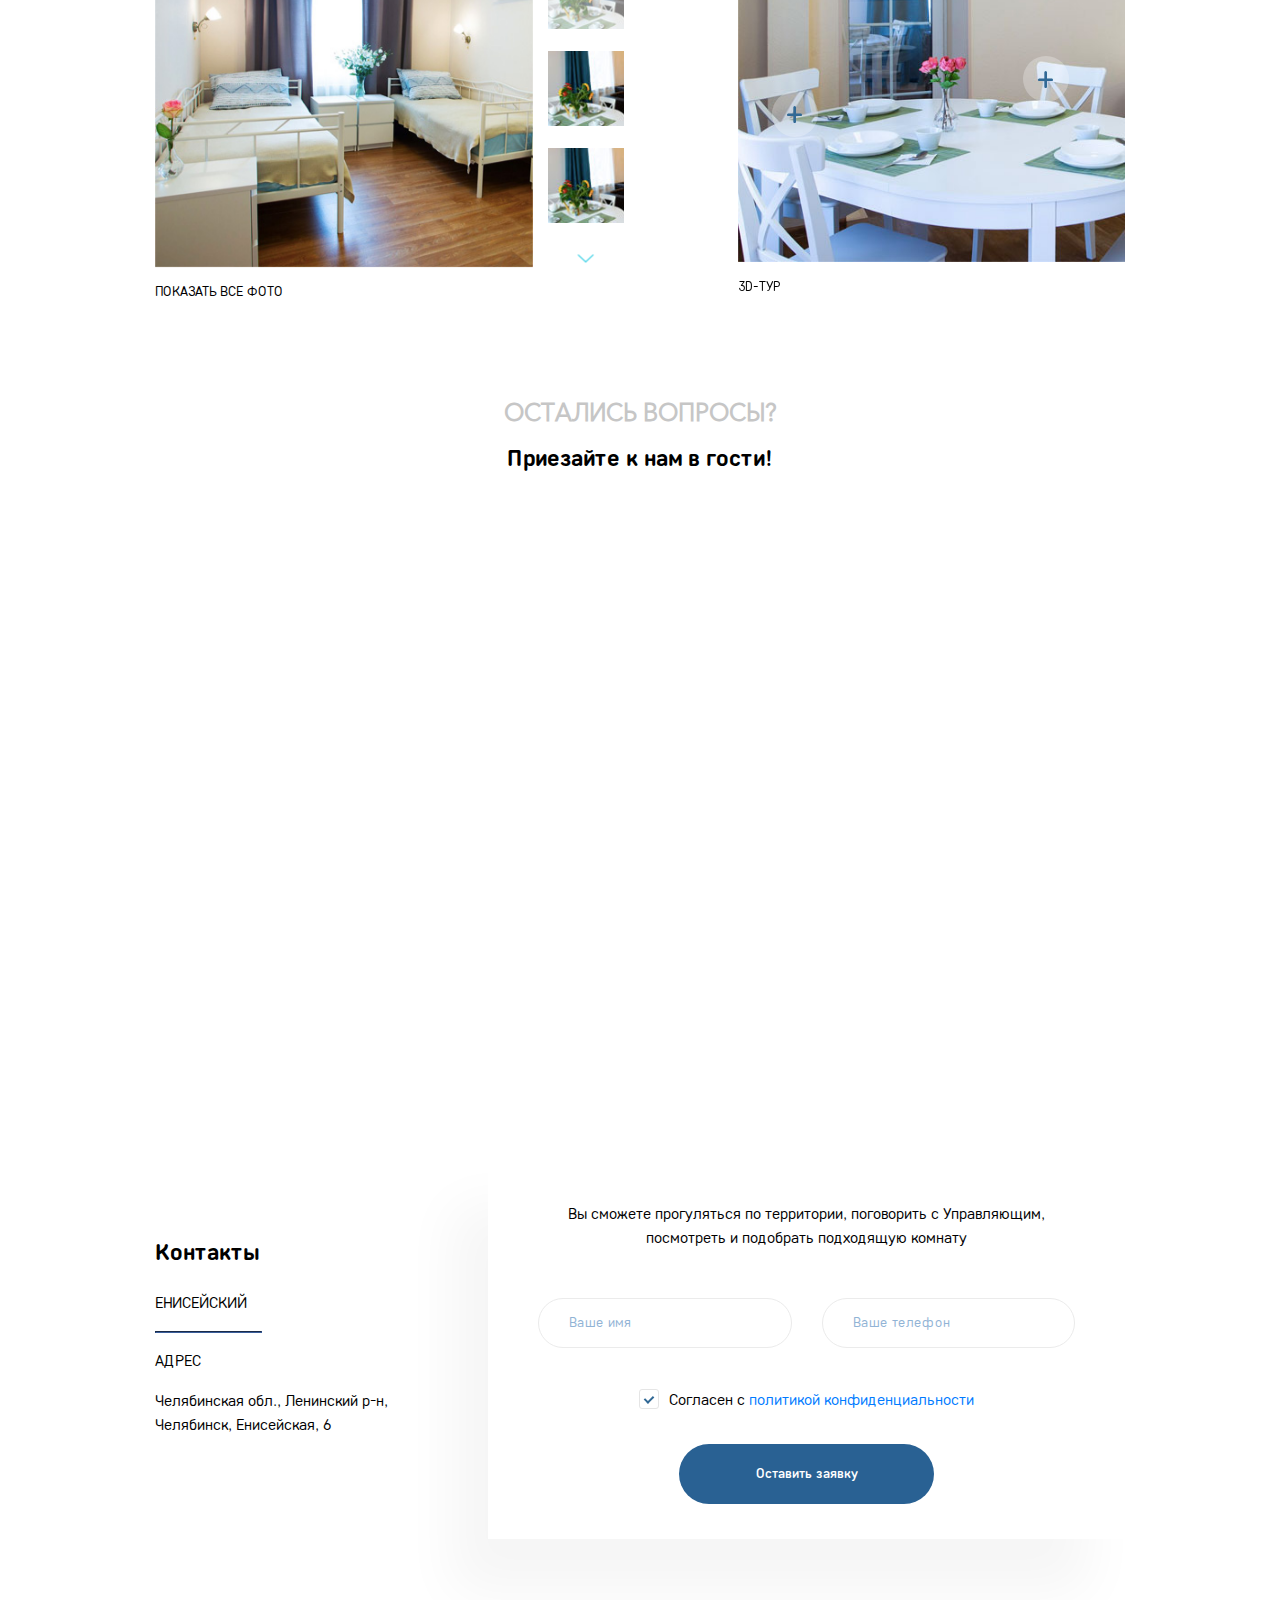
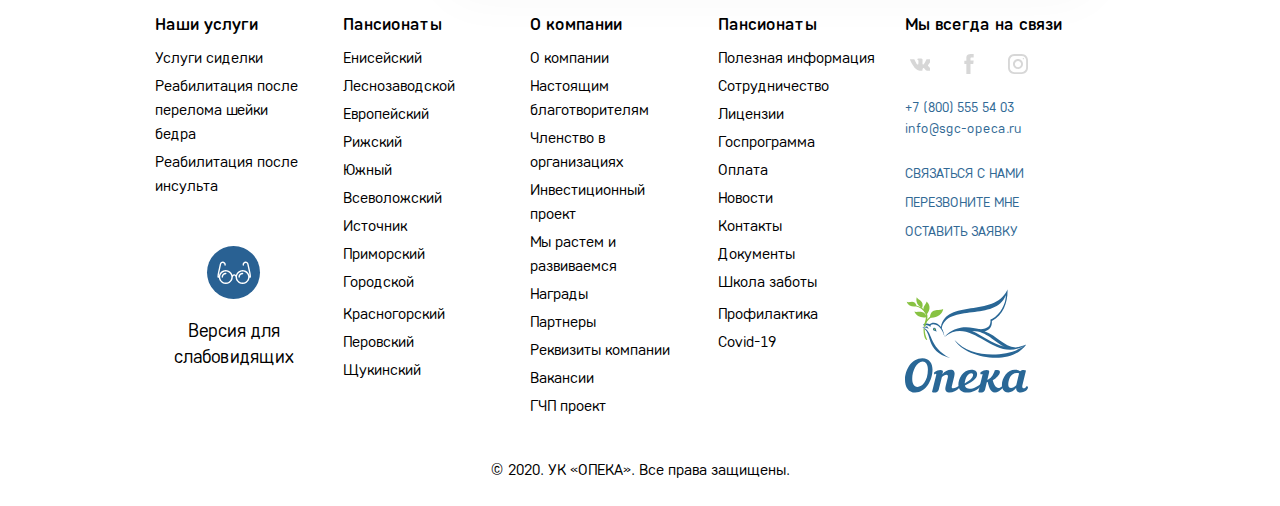
<file: index-2.html>
<!DOCTYPE html>
<html lang="ru">

<head>

	<meta charset="utf-8">
	<!-- <base href="/"> -->

	<title>Опека</title>
	<meta name="description" content="">

	<meta http-equiv="X-UA-Compatible" content="IE=edge">
	<meta name="viewport" content="width=device-width, initial-scale=1, maximum-scale=1">

	<script type="text/javascript" src="https://api-maps.yandex.ru/2.1/?lang=ru_RU"></script>

	<link rel="stylesheet" href="css/main.min.css">

</head>

<body class="version-2">

	<header class="header">
		<div class="container">
			<div class="row">
				<div class="col-lg-12">
					<a href="#" class="logo">
						<svg>
							<use xlink:href="img/sprite-new.svg#opeca_logo_horizontal"></use>
						</svg>
					</a>

					<div class="header__phones"><a href="tel:">8 (800) 555-54-03</a> <a href="tel:">8 (495) 281-50-06</a></div>

					<nav class="header__menu menu">
						<ul>
							<li><a href="#">Услуги</a></li>
							<li><a href="#">Пансионаты</a></li>
							<li><a href="#">О компании</a></li>
							<li><a href="#">Контакты</a></li>
						</ul>
					</nav>
					<a href="#" class="call-me">
						<span class="icon icon_sm">
							<svg>
								<use xlink:href="img/sprite-new.svg#phone"></use>
							</svg>
						</span>
						<span>Перезвоните мне</span>
					</a>

					<button class="btn btn_accent btn_h-38">Оплата проживания</button>

					<div class="menu-toggler"><i></i></div>
				</div>
			</div>
		</div>
	</header>

	<div class="menu-wrapper">
		<nav class="menu">
			<ul>
				<li><a href="#">Услуги</a></li>
				<li><a href="#">Пансионаты</a></li>
				<li><a href="#">О компании</a></li>
				<li><a href="#">Услуги</a></li>
				<li>
					<span class="icon icon_sm">
						<svg>
							<use xlink:href="img/sprite-new.svg#phone"></use>
						</svg>
					</span>
					<a href="#">Перезвоните мне</a>
				</li>
			</ul>
		</nav>
	</div>


	<section class="section section_intro" style="display: none;">
		<div class="container">
			<div class="row align-items-center">
				<div class="col-md-5 col">
					<div class="logo">
						<svg>
							<use xlink:href="img/sprite-new.svg#opeca_logo_color"></use>
						</svg>
					</div>

					<div class="mt-5 heading heading_thin heading_lg text-blue">
						Новый пансионат<br> сети «Опека» 
					</div>

					
				</div>

				<a href="#" class="more-link">- Подробнее</a>
			</div>

			<div class="tile-slider">
				<div class="tile-slider__item">
					<img src="img/sl2-1.jpg" alt="">
				</div>
	
				<div class="tile-slider__item">
					<img src="img/sl2-2.jpg" alt="">
				</div>
	
				<div class="tile-slider__item">
					<img src="img/sl2-3.jpg" alt="">
				</div>
	
				<div class="tile-slider__item">
					<img src="img/sl2-1.jpg" alt="">
				</div>
	
				<div class="tile-slider__item">
					<img src="img/sl2-2.jpg" alt="">
				</div>
	
				<div class="tile-slider__item">
					<img src="img/sl2-3.jpg" alt="">
				</div>
			</div>
		</div>
		
	</section>

	<section class="section section_first">
		<div class="bg" style="background-image: url(img/pic.jpg);">
			<div class="container my-auto">
				<div class="row">
					<div class="col-md-6">
						<div class="heading heading_lg mb-3">
							<span class="text-accent">Новый</span> пансионат сети «Опека»
						</div>

						<p class="lg ">Пансионат для пожилых людей в Челябинске</p>

						
						<div class="badge mt-5">Акция</div>


						<div class="heading mt-4 heading_md">
							«Открытие пансионата»
						</div>

						<div class="heading mt-4 heading_md font-reg">
							Специальные цены на проживание в пансионате «Енисейский»
						</div>
					</div>
				</div>
			</div>

			<button class="btn btn_arr-right-long btn_h-97">места от 1235 руб./сутки</button>
		</div>
	</section>


	<section class="section py-5 py-5_mob" style="display: none;">
		<div class="container">
			<div class="row">
				<div class="col-lg-12">

					<div class="price-block">
						<div class="price-block__title">Цены на проживание в пансионате «Енисейский»</div>
						<div class="price-block__text">Новый пансионат в Челябинске откроет свои двери 01.08.2020 г. Вы можете выбрать подходящий тариф уже сейчас, и оплатить проживание и патронажные услуги в пансионате по безналичному расчету не выходя из дома.</div>
						
						<div class="price-block__right">
							<div class="leaf-block">
								<div class="leaf-block__top">есть места</div>
								<div class="leaf-block__bot">От 1235 руб./сутки</div>
							</div>
						</div>
					</div>

				</div>
			</div>
		</div>
	</section>


	<section class="section my-5" >
		<div class="container">
			<div class="row">
				<div class="col-lg-12 justify-content-between">
					<div class="card">
						<div class="card__heading">Познакомтесь с «Енисейским»</div>

						<div class="card__text">
							Галерея фотографий пансионата и 3D тур доступны уже сейчас
						</div>

						<a href="#">все фотографии</a>
					</div>

					<div class="card">
						<div class="card__heading">Ждем Вас по адресу</div>

						<div class="card__text">
							Челябинская обл., ​Ленинский район, Челябинск, Енисейская, 6
						</div>

						<a href="#">смотреть на карте</a>
					</div>

					<div class="card">
						<div class="card__heading">Можно оплатить онлайн</div>

						<div class="card__text">
							Вы можете оплатить в пансионатах или банковской
						</div>

						<a href="#">картой онлайн.</a>
					</div>
				</div>
			</div>
		</div>
	</section>


	<section class="section py-5 py-5_mob">
		<div class="container">
			<div class="row">
				<div class="col-lg-12">
					<div class="heading heading_md">Цены на проживание</div>

					<div class="table-responsive">
						<table class="table">
							<tr>
								<th>Тариф на проживание</th>
								<th>Руб./сутки</th>
							</tr>
							<tr>
								<td>Одноместный</td>
								<td>4 500 руб./сут.</td>
							</tr>
		
							<tr>
								<td>Двухместный</td>
								<td>2 900 руб./сут.</td>
							</tr>
		
							<tr>
								<td>Трехместный</td>
								<td>2 200 руб./сут.</td>
							</tr>
		
							<tr>
								<td>5-и местный</td>
								<td>2 100 руб./сут.</td>
							</tr>
		
						</table>
					</div>


					<div class="mt-5 special-offer">
						<div class="special-offer__heading heading heading_md">
							<div class="icon icon_md">
								<svg><use xlink:href="img/sprite-new.svg#discont-2"></use></svg>
							</div>
							<span>«Открытие пансионата»</span>
						</div>

						<p><a href="#">>> Посмотреть специальные цены на проживание в пансионате «Енисейский»</a></p>
					</div>
				</div>
			</div>
		</div>
	</section>


	<section class="section mb-4 section_progs">
		<div class="container">
			<div class="row">
				<div class="col-lg-5">
					<div class="heading heading_xmd"><span class="text-accent">Программы</span> проживания</div>
				</div>
				<div class="col-lg-7">
					В пансионате «Енисейский» представлены две программы проживания для пожилого человека
				</div>
			</div>

			<div class="row mt-5">
				<div class="col-lg-5">
					<img src="img/p1.jpg" alt="">
				</div>
				<div class="col-lg-7 col-border">
					<div class="heading heading_md mb-2">Нужен помощник</div>

					<p>Для людей, частично утративших способность к самообслуживанию.</p>
					<p>Для людей с когнитивными нарушениями (с нарушением памяти и снижением интеллекта) и нуждающихся в круглосуточном уходе (не лежачих).</p>
				</div>
			</div>

			<div class="row mt-5">
				<div class="col-lg-5">
					<img src="img/p2.jpg" alt="">
				</div>
				<div class="col-lg-7 col-border">
					<div class="heading heading_md mb-2">Полный уход</div>

					<p>Для людей, полностью утративших способность к самообслуживанию и передвижению.</p>

					<p>Для людей, нуждающихся в круглосуточном уходе (лежачих).</p>
				</div>
			</div>
		</div>
	</section>


	<section class="section section_shadow py-5 py-5_mob">
		<div class="container">
			<div class="row">
				<div class="col-lg-12">
					
					<div class="heading heading_md">В стоиомть проживания включено</div>

					<div class="icons-list mt-4">
						<div class="icons-list__item">
							<div class="icons-list__item-icon">
								<svg class="icon">
									<use xlink:href="img/sprite-new.svg#time-24"></use>
								</svg>
							</div>
							<div class="icons-list__item-content">
								<div class="num">01</div>
								Полный уход 24 часа в сутки (помощь в принятии пищи, передвижении, сопровождение на прогулки, смена памперсов, помощь в проведении гигиенических процедур)
							</div>
						</div>
		
						<div class="icons-list__item">
							<div class="icons-list__item-icon">
								<svg class="icon">
									<use xlink:href="img/sprite-new.svg#invalid-chair"></use>
								</svg>
							</div>
							<div class="icons-list__item-content">
								<div class="num">02</div>
								Предоставление в пользование специализированного оборудования (функциональные кровати, инвалидные коляски, ходунки, противопролеженевые матрацы)
							</div>
						</div>
		
						<div class="icons-list__item">
							<div class="icons-list__item-icon">
								<svg class="icon">
									<use xlink:href="img/sprite-new.svg#cutlery"></use>
								</svg>
							</div>
							<div class="icons-list__item-content">
								<div class="num">03</div>
								Сбалансированное 5-ти разовое питание с учетом рекомендаций диетолога
							</div>
						</div>
		
		
						<div class="icons-list__item">
							<div class="icons-list__item-icon">
								<svg class="icon">
									<use xlink:href="img/sprite-new.svg#mic"></use>
								</svg>
							</div>
							<div class="icons-list__item-content">
								<div class="num">04</div>
								Организованный досуг: проведение праздников, концерты с участием заслуженных артистов, занятия арт-терапией с дипломированными специалистами
							</div>
						</div>
		
						<div class="icons-list__item">
							<div class="icons-list__item-icon">
								<svg class="icon">
									<use xlink:href="img/sprite-new.svg#bed"></use>
								</svg>
							</div>
							<div class="icons-list__item-content">
								<div class="num">05</div>
								Смена и стирка постельного и нательного белья
							</div>
						</div>
		
						<div class="icons-list__item">
							<div class="icons-list__item-icon">
								<svg class="icon">
									<use xlink:href="img/sprite-new.svg#alarm"></use>
								</svg>
							</div>
							<div class="icons-list__item-content">
								<div class="num">06</div>
								Оснащение комплекса противопожарной сигнализацией, видеонаблюдением
							</div>
						</div>
					</div>

				</div>
			</div>
		</div>
	</section>


	<section class="section py-5 py-5_mob" style="display: none;">
		<div class="container">
			<div class="row">
				<div class="col-md-12">
					<div class="text-center text-grey font-third heading heading_md">
						ГАЛЕРЕЯ
					</div>

					<div class="mt-3 text-center heading heading_md">познакомьтесь с пансионатом «Енисейский»</div>
					
					<div class="gallery mt-5">
						<div class="gallery__item">
							<img src="img/g1.jpg" alt="">
							<div class="gallery__item-badge"  data-fancybox href="img/g1.jpg">интерьер</div>
						</div>

						<div class="gallery__item" >
							<img src="img/g2.jpg" alt="">
							<div class="gallery__item-badge" data-fancybox href="img/g2.jpg">номер проживающего</div>
						</div>

						<div class="gallery__item">
							<img src="img/g3.jpg" alt="">
							<div class="plus plus-1">+</div>
							<div class="plus plus-2">+</div>
							<div class="gallery__item-badge" data-fancybox href="img/g3.jpg">3D-тур</div>
						</div>
					</div>


					<div class="text-center mt-5 mt-5_mob">
						<a href="#" class="gallery-more-link">ПОКАЗАТЬ ВСЕ ФОТО</a>
					</div>
				</div>
			</div>
		</div>
	</section>


	<section class="section section_gal-tour py-5 py-5_mob">
		<div class="container">
			<div class="row">
				<div class="col-md-12">
					<div class="text-center text-grey font-third heading heading_md">
						ГАЛЕРЕЯ
					</div>

					<div class="mt-3 text-center heading heading_md">познакомьтесь с пансионатом «Енисейский»</div>
					
					<div class="row mt-5 justify-content-between">
						<div class="col-lg-6">
							<div class="gallery-slider">
								<div class="gallery-slider-main">
									<div class="gallery-slider-main__item">
										<img src="img/sl1.jpg" alt="">
										<div class="gallery-slider-main__item-zoom" data-fancybox="gal" href="img/sl1.jpg"><svg><use xlink:href="img/sprite-new.svg#zoom"></use></svg></div>
									</div>
			
									<div class="gallery-slider-main__item">
										<img src="img/sl1.jpg" alt="">
										<div class="gallery-slider-main__item-zoom" data-fancybox="gal" href="img/sl1.jpg"><svg><use xlink:href="img/sprite-new.svg#zoom"></use></svg></div>
									</div>
			
									<div class="gallery-slider-main__item">
										<img src="img/sl1.jpg" alt="">
										<div class="gallery-slider-main__item-zoom" data-fancybox="gal" href="img/sl1.jpg"><svg><use xlink:href="img/sprite-new.svg#zoom"></use></svg></div>
									</div>
	
									<div class="gallery-slider-main__item">
										<img src="img/sl1.jpg" alt="">
										<div class="gallery-slider-main__item-zoom" data-fancybox="gal" href="img/sl1.jpg"><svg><use xlink:href="img/sprite-new.svg#zoom"></use></svg></div>
									</div>
			
									<div class="gallery-slider-main__item">
										<img src="img/sl1.jpg" alt="">
										<div class="gallery-slider-main__item-zoom" data-fancybox="gal" href="img/sl1.jpg"><svg><use xlink:href="img/sprite-new.svg#zoom"></use></svg></div>
									</div>
								</div>
			
								<div class="gallery-slider-nav">
									<div class="gallery-slider-nav__item">
										<img src="img/sl1-nav.jpg" alt="">
									</div>
			
									<div class="gallery-slider-nav__item">
										<img src="img/sl1-nav.jpg" alt="">
									</div>
									
									<div class="gallery-slider-nav__item">
										<img src="img/sl1-nav.jpg" alt="">
									</div>
	
									<div class="gallery-slider-nav__item">
										<img src="img/sl1-nav.jpg" alt="">
									</div>
									
									<div class="gallery-slider-nav__item">
										<img src="img/sl1-nav.jpg" alt="">
									</div>
								</div>
							</div>

							<div><a href="#">ПОКАЗАТЬ ВСЕ ФОТО</a></div>
						</div>

						<div class="col-lg-5">
							<div class="tour">
								<img src="img/tour.jpg"  alt="">
								<div class="plus plus-1">+</div>
								<div class="plus plus-2">+</div>
							</div>
						
							<div><a href="#">3D-тур</a></div>
						</div>
					</div>
				</div>
			</div>
		</div>
	</section>


	<section class="section py-5 py-5_mob" style="display: none;">
		<div class="container">
			<div class="row justify-content-between">
				<div class="col-lg-6">
					<div class="slider-flipster">
						<ul>
							<li><img src="img/sl3-1.jpg" /></li>
							<li><img src="img/sl3-1.jpg" /></li>
							<li><img src="img/sl3-1.jpg" /></li>
							<li><img src="img/sl3-1.jpg" /></li>
						</ul>
					</div>
				</div>

				<div class="col-lg-5">
					<div class="text-slider-wrapper">
						<div class="text-slider">
							<div class="text-slider__item">
								<div class="text-slider__item-inner">
									<div class="heading heading_md">Выберите программу проживания</div>
									<div class="heading heading_md mt-5 mb-4">1. Нужен помощник </div>
	
									<p>Для людей, частично утративших способность к самообслуживанию.</p>
	
									<p>Для людей с когнитивными нарушениями (с нарушением памяти и снижением интеллекта) и нуждающихся в круглосуточном уходе (не лежачих).</p>
								</div>
							</div>
	
							<div class="text-slider__item">
								<div class="text-slider__item-inner">
									<div class="heading heading_md">Выберите программу проживания</div>
									<div class="heading heading_md mt-5 mb-4">2. Нужен помощник </div>
	
									<p>Для людей, частично утративших способность к самообслуживанию.</p>
	
									<p>Для людей с когнитивными нарушениями (с нарушением памяти и снижением интеллекта) и нуждающихся в круглосуточном уходе (не лежачих).</p>
								</div>
							</div>
	
							<div class="text-slider__item">
								<div class="text-slider__item-inner">
									<div class="heading heading_md">Выберите программу проживания</div>
									<div class="heading heading_md mt-5 mb-4">3. Нужен помощник </div>
	
									<p>Для людей, частично утративших способность к самообслуживанию.</p>
	
									<p>Для людей с когнитивными нарушениями (с нарушением памяти и снижением интеллекта) и нуждающихся в круглосуточном уходе (не лежачих).</p>
								</div>
							</div>
	
							<div class="text-slider__item">
								<div class="text-slider__item-inner">
									<div class="heading heading_md">Выберите программу проживания</div>
									<div class="heading heading_md mt-5 mb-4">4. Нужен помощник </div>
	
									<p>Для людей, частично утративших способность к самообслуживанию.</p>
	
									<p>Для людей с когнитивными нарушениями (с нарушением памяти и снижением интеллекта) и нуждающихся в круглосуточном уходе (не лежачих).</p>
								</div>
							</div>
						</div>
	
						<div class="text-slider-prev">prev</div>
						<div class="text-slider-next">next</div>
					</div>
					
				</div>
			</div>
		</div>
	</section>

	<section class="py-5 py-5_mob">
		<div class="container">
			<div class="text-center text-grey font-third heading heading_md">
				ОСТАЛИСЬ ВОПРОСЫ?
			</div>

			<div class="mt-3 text-center heading heading_md">Приезайте к нам в гости!</div>
		</div>


		<div id="map" class="mt-5">

		</div>
	</section>

	<section class="section py-5 py-5_mob">
		<div class="container">
			<div class="row align-items-center">
				<div class="col-lg-4">
					<div class="heading heading_md mb-4">Контакты</div>

					<p>ЕНИСЕЙСКИЙ</p>

					<hr class="hr-short my-3">

					<p>АДРЕС</p>
					<p>Челябинская обл., ​Ленинский р-н, Челябинск, Енисейская, 6</p>

				</div>

				<div class="col-lg-8">
					<div class="form-container">

						<form action="#" class="form">

							<p class="text-center">Вы сможете прогуляться по территории, поговорить с Управляющим, посмотреть и подобрать подходящую комнату</p>

							<div class="row mt-5">
								<div class="col-md-6">
									<label class="form__label">
										<input type="text" class="form__input" placeholder="Ваше имя">
									</label>
								</div>

								<div class="col-md-6">
									<label class="form__label">
										<input type="text" class="form__input form__input_phone" placeholder="Ваше телефон">
									</label>
								</div>
							</div>

							<div class="text-center">
								<label class="form__checkbox">
									<input type="checkbox" checked="checked">
									<span>Cогласен с <a href="/politika-konfidentsialnosti/" target="_blank">политикой конфиденциальности</a></span>
								</label>
							</div>
							
							<div class="text-center mt-4">
								<button class="btn btn_round btn_w-260	 btn_h-60 btn_accent">Оставить заявку</button>
							</div>

						</form>

					</div>
				</div>
			</div>
		</div>
	</section>

	<footer class="footer pt-4">
		<div class="container">
			<div class="row">
				<div class="col-lg-9">

					<div class="row">
						<div class="col-lg-3">
							<div class="footer__heading">Наши услуги</div>

							<nav class="footer__menu mt-2">
								<ul>
									<li><a href="#">Услуги сиделки</a></li>
									<li><a href="#">Реабилитация после перелома шейки бедра</a></li>
									<li><a href="#">Реабилитация после инсульта</a></li>
								</ul>
							</nav>

							<a href="#" class="special-version-link mt-5">
								<div class="special-version-link__icon">
									<svg class="icon"><use xlink:href="img/sprite-new.svg#glasses"></use></svg>
								</div>
								<div class="special-version-link__text">
									Версия для слабовидящих
								</div>
								
							</a>
						</div>

						<div class="col-lg-3">
							<div class="footer__heading">Пансионаты</div>

							<nav class="footer__menu mt-2">
								<ul>
									<li><a href="#">Енисейский</a></li>
									<li><a href="#">Леснозаводской</a></li>
									<li><a href="#">Европейский</a></li>
									<li><a href="#">Рижский</a></li>
									<li><a href="#">Южный</a></li>
									<li><a href="#">Всеволожский</a></li>
									<li><a href="#">Источник</a></li>
									<li><a href="#">Приморский</a></li>
									<li><a href="#">Городской</a></li>

									<li class="mt-2"><a href="#">Красногорский</a></li>
									<li><a href="#">Перовский</a></li>
									<li><a href="#">Щукинский</a></li>
								</ul>
							</nav>

						</div>

						<div class="col-lg-3">
							<div class="footer__heading">О компании</div>

							<nav class="footer__menu mt-2">
								<ul>
									<li><a href="#">О компании</a></li>
									<li><a href="#">Настоящим благотворителям</a></li>
									<li><a href="#">Членство в организациях</a></li>
									<li><a href="#">Инвестиционный проект</a></li>
									<li><a href="#">Мы растем и развиваемся</a></li>
									<li><a href="#">Награды</a></li>
									<li><a href="#">Партнеры</a></li>
									<li><a href="#">Реквизиты компании</a></li>
									<li><a href="#">Вакансии</a></li>
									<li><a href="#">ГЧП проект</a></li>
								</ul>
							</nav>
							
						</div>

						<div class="col-lg-3">
							<div class="footer__heading">Пансионаты</div>

							<nav class="footer__menu mt-2">
								<ul>
									<li><a href="#">Полезная информация</a></li>
									<li><a href="#">Сотрудничество</a></li>
									<li><a href="#">Лицензии</a></li>
									<li><a href="#">Госпрограмма</a></li>
									<li><a href="#">Оплата</a></li>
									<li><a href="#">Новости</a></li>
									<li><a href="#">Контакты</a></li>
									<li><a href="#">Документы</a></li>
									<li><a href="#">Школа заботы</a></li>
									<li class="mt-2"><a href="#">Профилактика</a></li>
									<li><a href="#">Covid-19</a></li>
								</ul>
							</nav>
						</div>
					</div>
					
				</div>
				
				<div class="col-lg-3">
					<div class="footer__heading">Мы всегда на связи</div>

					<ul class="soc mt-3">
						<li class="soc__item"><a href="#"><svg><use xlink:href="img/sprite-new.svg#vk"></use></svg></a></li>
						<li class="soc__item"><a href="#"><svg><use xlink:href="img/sprite-new.svg#fb"></use></svg></a></li>
						<li class="soc__item"><a href="#"><svg><use xlink:href="img/sprite-new.svg#insta"></use></svg></a></li>
					</ul>

					
					
					<div class="footer__link"><a href="tel:78005555403">+7 (800) 555 54 03</a></div>
					<div class="footer__link"><a href="mailto:info@sgc-opeca.ru">info@sgc-opeca.ru</a></div>
					
					
					
					<div class="footer__link mt-4"><a href="#contact-us" rel="modal:open">СВЯЗАТЬСЯ С НАМИ</a></div>
					<div class="footer__link mt-2"><a href="#call-back" rel="modal:open">ПЕРЕЗВОНИТЕ МНЕ</a></div>
					<div class="footer__link mt-2"><a href="#make-order" rel="modal:open">ОСТАВИТЬ ЗАЯВКУ</a></div>

					<div class="footer__logo mt-4">
						<svg><use xlink:href="img/sprite-new.svg#opeca_logo_color"></use></svg>
					</div>
				</div>
			</div>

			<div class="row py-4">
				<div class="col-md-12">
					<div class="copyright text-center">© 2020. УК «ОПЕКА». Все права защищены.</div>
				</div>
			</div>
		</div>
	</footer>

	<div id="contact-us" class="modal">
		<div class="heading heading_md text-center mb-4">Связаться с нами</div>

		<form action="#" class="form">

			<label class="form__label form__label_one-by-one">
				<span class="form__label-heading">Ваше имя</span>
				<input type="text" class="form__input form__input_full-wdith" placeholder="">
			</label>

			<label class="form__label form__label_one-by-one mt-4">
				<span class="form__label-heading">Ваше телефон</span>
				<input type="text" class="form__input form__input_full-wdith form__input_phone" placeholder="">
			</label>

			<label class="form__label form__label_one-by-one mt-4">
				<span class="form__label-heading">Ваше Сообщение</span>
				<textarea class="form__text form__text_full-wdith" placeholder=""></textarea>
			</label>
			

			<button class="btn btn_accent btn_round btn_w-260 btn_h-60 mt-4">Отправить</button>
		</form>
	</div>


	<div id="call-back" class="modal">
		<div class="heading heading_md text-center mb-4">Заказать звонок</div>

		<form action="#" class="form">

			<label class="form__label form__label_one-by-one">
				<span class="form__label-heading">Ваше имя</span>
				<input type="text" class="form__input form__input_full-wdith" placeholder="">
			</label>

			<label class="form__label form__label_one-by-one mt-4">
				<span class="form__label-heading">Ваше телефон</span>
				<input type="text" class="form__input form__input_full-wdith form__input_phone" placeholder="">
			</label>

			<button class="btn btn_accent btn_round btn_w-260 btn_h-60 mt-4">Отправить</button>

		</form>
	</div>


	<div id="make-order" class="modal">
		<div class="heading heading_md text-center mb-4">Записаться на просмотр</div>

		<form action="#" class="form">

			<label class="form__label form__label_one-by-one">
				<span class="form__label-heading">Выберите пансионат</span>
				
				<select class="form__select">
					<option value="0">Пансионат</option>
				
					<option value="61">Всеволожский</option>
				
					<option value="44">Городской</option>
				
					<option value="15">Европейский</option>
				
					<option value="13424">Леснозаводской</option>
				
					<option value="49">Источник</option>
				
					<option value="55">Приморский</option>
				
					<option value="2461">Рижский</option>
				
					<option value="28">Южный</option>
				</select>
			</label>
			
			<label class="form__label form__label_one-by-one">
				<span class="form__label-heading">Ваше имя</span>
				<input type="text" class="form__input form__input_full-wdith" placeholder="">
			</label>

			<label class="form__label form__label_one-by-one mt-4">
				<span class="form__label-heading">Ваше телефон</span>
				<input type="text" class="form__input form__input_full-wdith form__input_phone" placeholder="">
			</label>
			

			<label class="form__label form__label_one-by-one mt-4">
				<span class="form__label-heading">Выберите дату и время посещения</span>

				<div class="datetimepicker"></div>
			</label>

			<button class="btn btn_accent btn_round btn_w-260 btn_h-60 mt-4">Записаться</button>

		</form>
	</div>


	<script src="js/scripts.min.js"></script>

</body>

</html>
</file>
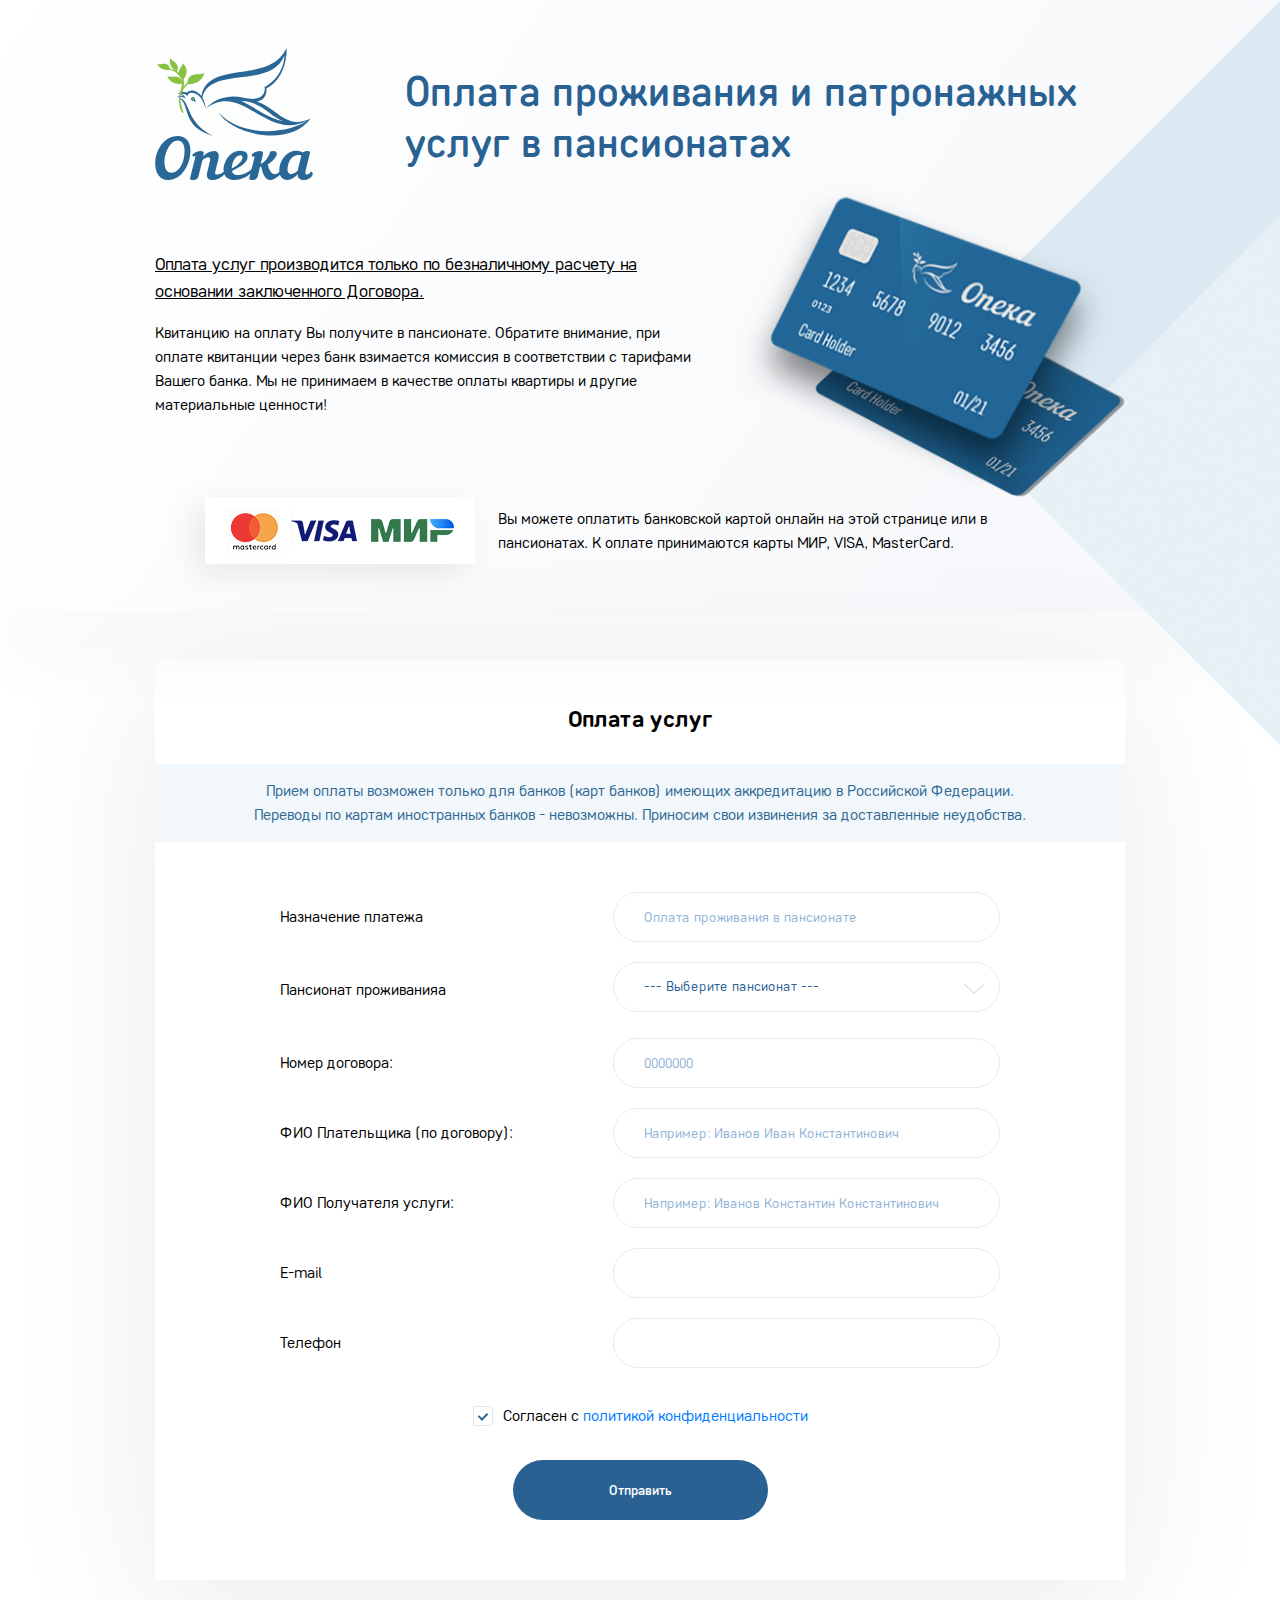
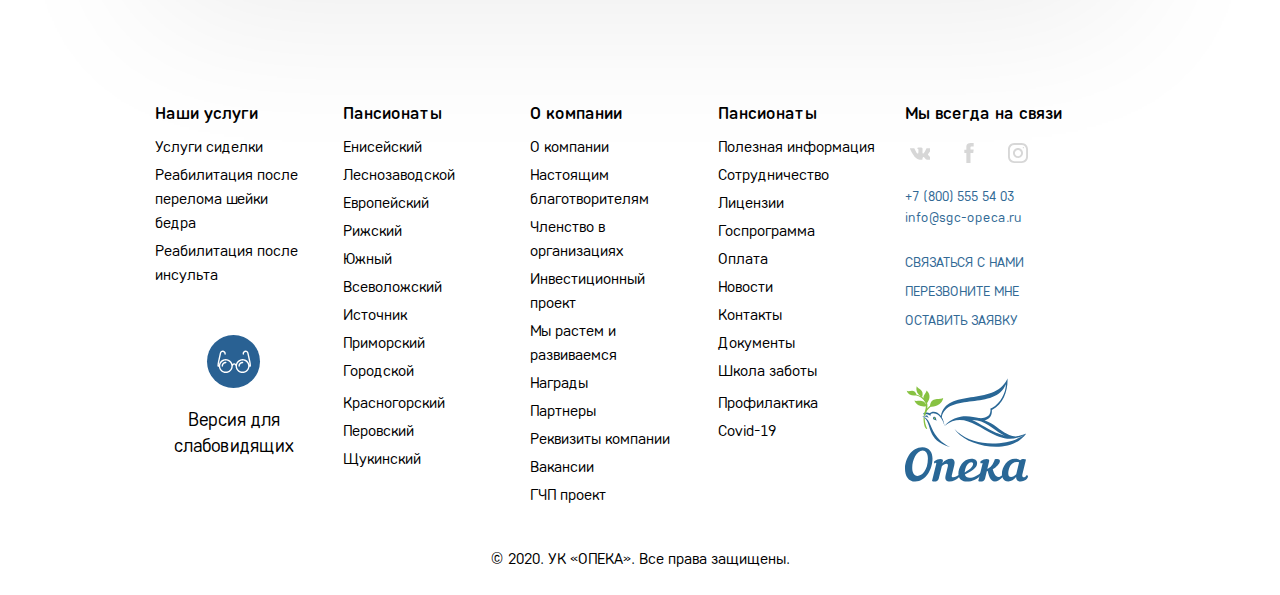
<file: payment-2.html>
<!DOCTYPE html>
<html lang="ru">

<head>

	<meta charset="utf-8">
	<!-- <base href="/"> -->

	<title>Опека</title>
	<meta name="description" content="">

	<meta http-equiv="X-UA-Compatible" content="IE=edge">
	<meta name="viewport" content="width=device-width, initial-scale=1, maximum-scale=1">


	<link rel="stylesheet" href="css/main.min.css?v=2">

</head>

<body class="version-2">

	<div class="main-wrapper">

		<div class="menu-wrapper">
			<div class="menu-wrapper__inner">
				<nav class="menu">
					<ul>
						<li><a href="#">Услуги</a></li>
						<li><a href="#">Пансионаты</a></li>
						<li><a href="#">О компании</a></li>
						<li><a href="#">Услуги</a></li>
						<li>
							<span class="icon icon_sm">
								<svg>
									<use xlink:href="img/sprite-new.svg#phone"></use>
								</svg>
							</span>
							<a href="#">Перезвоните мне</a>
						</li>
					</ul>
				</nav>
			</div>
		</div>

		<section class="section section_intro-payment py-5 section_shadow bg-triangle">
			<div class="container">
				<div class="row ">
					<div class="col-lg-3 my-auto">
						<div class="logo">
							<svg width="158" height="132">
								<use xlink:href="img/sprite-new.svg#opeca_logo_color"></use>
							</svg>
						</div>

					</div>

					<div class="col-lg-9 my-auto">
						<div class="heading heading_lg text-accent">Оплата проживания и патронажных услуг в пансионатах</div>
					</div>
				</div>

				<div class="row">
					<div class="col-lg-7 my-auto">
						<p class="lg highlighted">Оплата услуг производится только по безналичному расчету на основании заключенного Договора.</p>

						<p>Квитанцию на оплату Вы получите в пансионате. Обратите внимание, при оплате квитанции через банк взимается комиссия в соответствии с тарифами Вашего банка. 
							Мы не принимаем в качестве оплаты квартиры и другие материальные ценности!</p>
					</div>

					<div class="col-lg-5 my-auto">
						<img class="img-card" src="img/card-2.png" alt="">
					</div>
				</div>

				<div class="row">
					<div class="col-lg-12">
						<div class="payment-info">
							<div class="payment-info__cards">
								<img src="img/payments.png" alt="">
							</div>

							<div class="payment-info__content">Вы можете оплатить банковской картой онлайн на этой странице или в пансионатах. К оплате принимаются карты МИР, VISA, MasterCard.</div>
						</div>
					</div>
				</div>
			</div>
		</section>


		<section class="section section_payment py-5 py-5_mob">
			<div class="container pb-5 pb-5_mob">
				<div class="row">
					<div class="col-lg-12">

						<div class="payment-block">
							<div class="heading heading_md text-center">Оплата услуг</div>
						
							<div class="payment-block__warn">Прием оплаты возможен только для банков (карт банков) имеющих аккредитацию в Российской Федерации. <br> Переводы по картам иностранных банков - невозможны. Приносим свои извинения за доставленные неудобства.</div>

							<form action="#" class="form">
	
								<label class="form__label">
									<div class="row justify-content-center">
										<div class="col-lg-4 my-auto">
											<span class="form__label-heading form__label-heading_full-width form__label-heading_lg">Назначение платежа</span>
										</div>
										<div class="col-lg-5">
											<input type="text" class="form__input form__input_full-wdith mb-0" placeholder="Оплата проживания в пансионате">
										</div>
									</div>
								</label>


								<label class="form__label">
									<div class="row justify-content-center">
										<div class="col-lg-4 my-auto">
											<span class="form__label-heading form__label-heading_full-width form__label-heading_lg">Пансионат проживанияа</span>
										</div>
										<div class="col-lg-5">
											<select class="form__select mb-0 form__select_v-2">
												<option value="0">--- Выберите пансионат ---</option>
											
												<option value="61">Всеволожский</option>
											
												<option value="44">Городской</option>
											
												<option value="15">Европейский</option>
											
												<option value="13424">Леснозаводской</option>
											
												<option value="49">Источник</option>
											
												<option value="55">Приморский</option>
											
												<option value="2461">Рижский</option>
											
												<option value="28">Южный</option>
											</select>
										</div>
									</div>
								</label>


								<label class="form__label">
									<div class="row justify-content-center">
										<div class="col-lg-4 my-auto">
											<span class="form__label-heading form__label-heading_full-width form__label-heading_lg">Номер договора:</span>
										</div>
										<div class="col-lg-5">
											<input type="text" class="form__input form__input_full-wdith mb-0" placeholder="0000000">
										</div>
									</div>
								</label>


								<label class="form__label">
									<div class="row justify-content-center">
										<div class="col-lg-4 my-auto">
											<span class="form__label-heading form__label-heading_full-width form__label-heading_lg">ФИО Плательщика (по договору):</span>
										</div>
										<div class="col-lg-5">
											<input type="text" class="form__input form__input_full-wdith mb-0" placeholder="Например: Иванов Иван Константинович">
										</div>
									</div>
								</label>


								<label class="form__label">
									<div class="row justify-content-center">
										<div class="col-lg-4 my-auto">
											<span class="form__label-heading form__label-heading_full-width form__label-heading_lg">ФИО Получателя услуги:</span>
										</div>
										<div class="col-lg-5">
											<input type="text" class="form__input form__input_full-wdith mb-0" placeholder="Например: Иванов Константин Константинович">
										</div>
									</div>
								</label>


								<label class="form__label">
									<div class="row justify-content-center">
										<div class="col-lg-4 my-auto">
											<span class="form__label-heading form__label-heading_full-width form__label-heading_lg">E-mail</span>
										</div>
										<div class="col-lg-5">
											<input type="text" class="form__input form__input_full-wdith mb-0" >
										</div>
									</div>
								</label>


								<label class="form__label">
									<div class="row justify-content-center">
										<div class="col-lg-4 my-auto">
											<span class="form__label-heading form__label-heading_full-width form__label-heading_lg">Телефон</span>
										</div>
										<div class="col-lg-5">
											<input type="text" class="form__input form__input_phone form__input_full-wdith mb-0" >
										</div>
									</div>
								</label>
					

								<div class="text-center">
									<label class="form__checkbox mt-3">
										<input type="checkbox" checked="checked">
										<span>Cогласен с <a href="/politika-konfidentsialnosti/" target="_blank">политикой конфиденциальности</a></span>
									</label>
		
									<div>
										<button class="btn btn_accent btn_round btn_w-260 btn_h-60 mt-4">Отправить</button>
									</div>
								</div>
	
							</form>
						</div>
						
					</div>
				</div>
			</div>
		</section>


		<footer class="footer pt-4">
			<div class="container">
				<div class="row">
					<div class="col-lg-9">

						<div class="row">
							<div class="col-lg-3">
								<div class="footer__heading"><a href="#">Наши услуги</a></div>

								<nav class="footer__menu mt-2">
									<ul>
										<li><a href="#">Услуги сиделки</a></li>
										<li><a href="#">Реабилитация после перелома шейки бедра</a></li>
										<li><a href="#">Реабилитация после инсульта</a></li>
									</ul>
								</nav>

								<a href="#" class="special-version-link mt-5">
									<div class="special-version-link__icon">
										<svg class="icon"><use xlink:href="img/sprite-new.svg#glasses"></use></svg>
									</div>
									<div class="special-version-link__text">
										Версия для слабовидящих
									</div>
									
								</a>
							</div>

							<div class="col-lg-3">
								<div class="footer__heading"><a href="#">Пансионаты</a></div>

								<nav class="footer__menu mt-2">
									<ul>
										<li><a href="#">Енисейский</a></li>
										<li><a href="#">Леснозаводской</a></li>
										<li><a href="#">Европейский</a></li>
										<li><a href="#">Рижский</a></li>
										<li><a href="#">Южный</a></li>
										<li><a href="#">Всеволожский</a></li>
										<li><a href="#">Источник</a></li>
										<li><a href="#">Приморский</a></li>
										<li><a href="#">Городской</a></li>

										<li class="mt-2"><a href="#">Красногорский</a></li>
										<li><a href="#">Перовский</a></li>
										<li><a href="#">Щукинский</a></li>
									</ul>
								</nav>

							</div>

							<div class="col-lg-3">
								<div class="footer__heading"><a href="#">О компании</a></div>

								<nav class="footer__menu mt-2">
									<ul>
										<li><a href="#">О компании</a></li>
										<li><a href="#">Настоящим благотворителям</a></li>
										<li><a href="#">Членство в организациях</a></li>
										<li><a href="#">Инвестиционный проект</a></li>
										<li><a href="#">Мы растем и развиваемся</a></li>
										<li><a href="#">Награды</a></li>
										<li><a href="#">Партнеры</a></li>
										<li><a href="#">Реквизиты компании</a></li>
										<li><a href="#">Вакансии</a></li>
										<li><a href="#">ГЧП проект</a></li>
									</ul>
								</nav>
								
							</div>

							<div class="col-lg-3">
								<div class="footer__heading"><a href="#">Пансионаты</a></div>

								<nav class="footer__menu mt-2">
									<ul>
										<li><a href="#">Полезная информация</a></li>
										<li><a href="#">Сотрудничество</a></li>
										<li><a href="#">Лицензии</a></li>
										<li><a href="#">Госпрограмма</a></li>
										<li><a href="#">Оплата</a></li>
										<li><a href="#">Новости</a></li>
										<li><a href="#">Контакты</a></li>
										<li><a href="#">Документы</a></li>
										<li><a href="#">Школа заботы</a></li>
										<li class="mt-2"><a href="#">Профилактика</a></li>
										<li><a href="#">Covid-19</a></li>
									</ul>
								</nav>
							</div>
						</div>
						
					</div>
					
					<div class="col-lg-3">
						<div class="footer__heading">Мы всегда на связи</div>

						<ul class="soc mt-3">
							<li class="soc__item"><a href="#"><svg><use xlink:href="img/sprite-new.svg#vk"></use></svg></a></li>
							<li class="soc__item"><a href="#"><svg><use xlink:href="img/sprite-new.svg#fb"></use></svg></a></li>
							<li class="soc__item"><a href="#"><svg><use xlink:href="img/sprite-new.svg#insta"></use></svg></a></li>
						</ul>

						
						
						<div class="footer__link"><a href="tel:78005555403">+7 (800) 555 54 03</a></div>
						<div class="footer__link"><a href="mailto:info@sgc-opeca.ru">info@sgc-opeca.ru</a></div>
						
						
						
						<div class="footer__link mt-4"><a href="#contact-us" rel="modal:open">СВЯЗАТЬСЯ С НАМИ</a></div>
						<div class="footer__link mt-2"><a href="#call-back" rel="modal:open">ПЕРЕЗВОНИТЕ МНЕ</a></div>
						<div class="footer__link mt-2"><a href="#make-order" rel="modal:open">ОСТАВИТЬ ЗАЯВКУ</a></div>

						<div class="footer__logo mt-4">
							<svg><use xlink:href="img/sprite-new.svg#opeca_logo_color"></use></svg>
						</div>
					</div>
				</div>

				<div class="row py-4">
					<div class="col-md-12">
						<div class="copyright text-center">© 2020. УК «ОПЕКА». Все права защищены.</div>
					</div>
				</div>
			</div>
		</footer>

	</div>

	<div id="contact-us" class="modal">
		<div class="heading heading_md text-center mb-4">Связаться с нами</div>

		<form action="#" class="form">

			<label class="form__label form__label_one-by-one">
				<span class="form__label-heading">Ваше имя</span>
				<input type="text" class="form__input form__input_full-wdith" placeholder="">
			</label>

			<label class="form__label form__label_one-by-one mt-4">
				<span class="form__label-heading">Ваше телефон</span>
				<input type="text" class="form__input form__input_full-wdith form__input_phone" placeholder="">
			</label>

			<label class="form__label form__label_one-by-one mt-4">
				<span class="form__label-heading">Ваше Сообщение</span>
				<textarea class="form__text form__text_full-wdith" placeholder=""></textarea>
			</label>
			

			<button class="btn btn_accent btn_w-260 btn_h-60 mt-4">Отправить</button>
		</form>
	</div>


	<div id="call-back" class="modal">
		<div class="heading heading_md text-center mb-4">Заказать звонок</div>

		<form action="#" class="form">

			<label class="form__label form__label_one-by-one">
				<span class="form__label-heading">Ваше имя</span>
				<input type="text" class="form__input form__input_full-wdith" placeholder="">
			</label>

			<label class="form__label form__label_one-by-one mt-4">
				<span class="form__label-heading">Ваше телефон</span>
				<input type="text" class="form__input form__input_full-wdith form__input_phone" placeholder="">
			</label>

			<button class="btn btn_accent btn_w-260 btn_h-60 mt-4">Отправить</button>

		</form>
	</div>


	<div id="make-order" class="modal">
		<div class="heading heading_md text-center mb-4">Записаться на просмотр</div>

		<form action="#" class="form">

			<label class="form__label form__label_one-by-one">
				<span class="form__label-heading">Выберите пансионат</span>
				
				<select class="form__select">
					<option value="0">Пансионат</option>
				
					<option value="61">Всеволожский</option>
				
					<option value="44">Городской</option>
				
					<option value="15">Европейский</option>
				
					<option value="13424">Леснозаводской</option>
				
					<option value="49">Источник</option>
				
					<option value="55">Приморский</option>
				
					<option value="2461">Рижский</option>
				
					<option value="28">Южный</option>
				</select>
			</label>
			
			<label class="form__label form__label_one-by-one">
				<span class="form__label-heading">Ваше имя</span>
				<input type="text" class="form__input form__input_full-wdith" placeholder="">
			</label>

			<label class="form__label form__label_one-by-one mt-4">
				<span class="form__label-heading">Ваше телефон</span>
				<input type="text" class="form__input form__input_full-wdith form__input_phone" placeholder="">
			</label>
			

			<label class="form__label form__label_one-by-one mt-4">
				<span class="form__label-heading">Выберите дату и время посещения</span>

				<div class="datetimepicker"></div>
			</label>

			<button class="btn btn_accent btn_w-260 btn_h-60 mt-4">Записаться</button>

		</form>
	</div>


	<script src="js/scripts.min.js"></script>

</body>

</html>
</file>
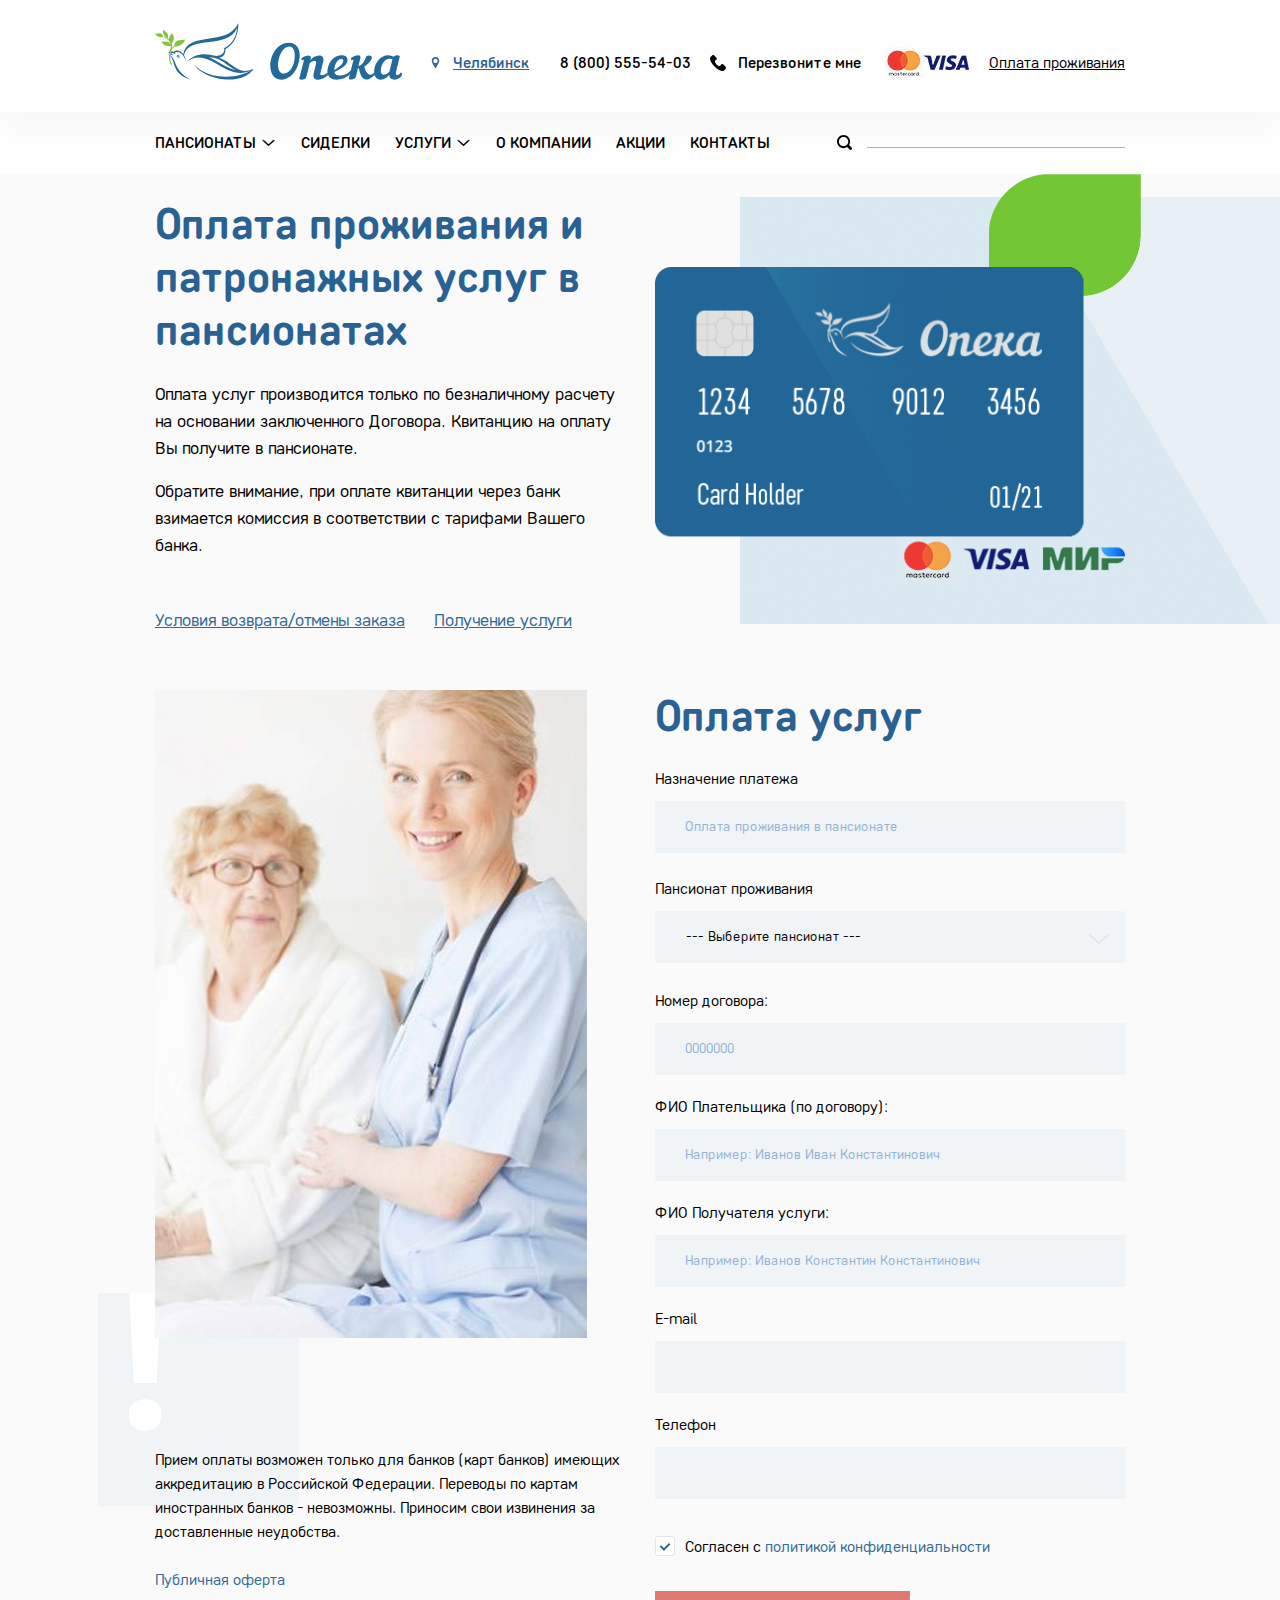
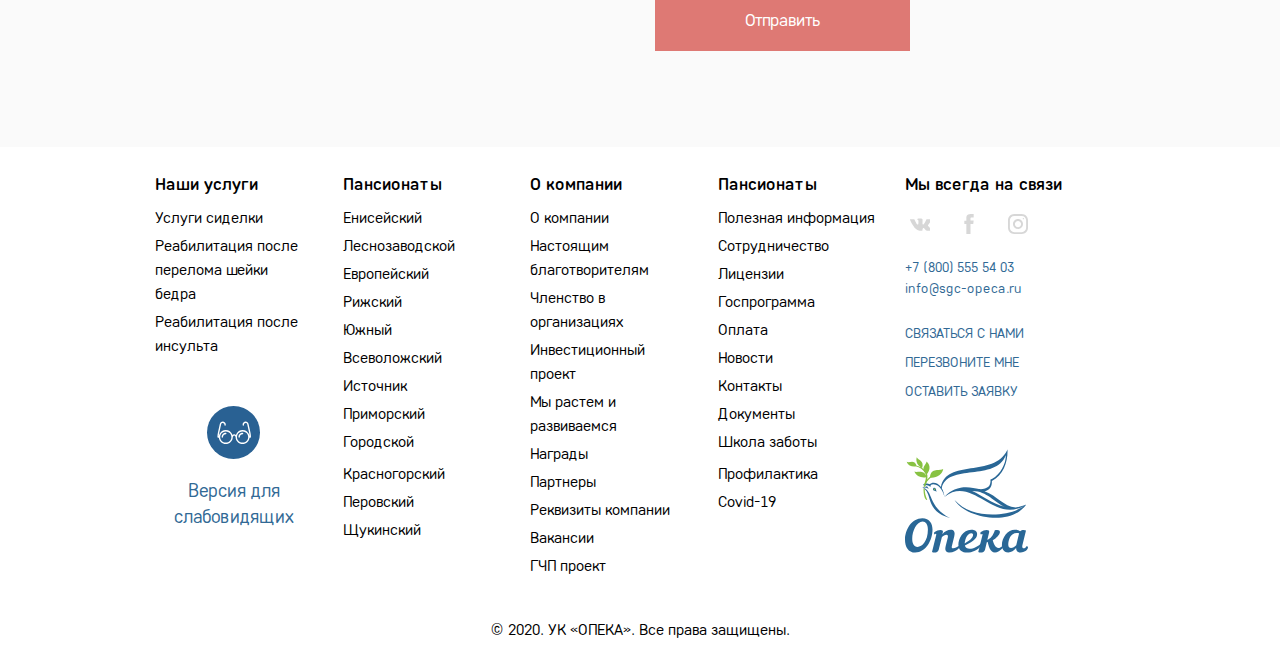
<file: payment.html>
<!DOCTYPE html>
<html lang="ru">

<head>

	<meta charset="utf-8">
	<!-- <base href="/"> -->

	<title>Опека</title>
	<meta name="description" content="">

	<meta http-equiv="X-UA-Compatible" content="IE=edge">
	<meta name="viewport" content="width=device-width, initial-scale=1, maximum-scale=1">


	<link rel="stylesheet" href="css/main.min.css?v=2">

</head>

<body class="version-1">

	<div class="main-wrapper">

		<header class="header">
			<div class="header-1">
				<div class="container">
					<div class="row">
						<div class="col-lg-12">
							<a href="#" class="logo">
								<svg>
									<use xlink:href="img/sprite-new.svg#opeca_logo_horizontal"></use>
								</svg>
							</a>

							<div class="location">
								<div class="location__icon">
									<svg>
										<use xlink:href="img/sprite-new.svg#pin"></use>
									</svg>
								</div>

								<div class="location__city">Челябинск</div>
							</div>


							<div class="search-zoom">
								<svg>
									<use xlink:href="img/sprite-new.svg#zoom-blue"></use>
								</svg>
							</div>

							<div class="phone"><a href="tel:88005555403">8 (800) 555-54-03</a></div>
	
							<a href="#" class="call-back">
								<span class="icon icon_sm">
									<svg>
										<use xlink:href="img/sprite-new.svg#phone"></use>
									</svg>
								</span>
								<div>Перезвоните мне</div>
							</a>

							<div class="payments">
								<img src="img/cards.jpg" alt="">
								<a href="#">Оплата проживания</a>
							</div>
	
							<div class="menu-toggler"><i></i></div>
						</div>
					</div>
				</div>
			</div>

			<div class="header-2">
				<div class="container">
					<div class="row">
						<div class="col-md-12">
							<div class="header__menu">
								<ul>
									<li class="has-sub">
										<a href="#">Пансионаты</a>
										<ul>
											<li><a href="#">Леснозаводской</a></li>
											<li><a href="#">Европейский</a></li>
											<li><a href="#">Рижский</a></li>
											<li><a href="#">Южный</a></li>
											<li><a href="#">Всеволожский</a></li>
											<li><a href="#">Источник</a></li>
											<li><a href="#">Приморский</a></li>
											<li><a href="#">Городской</a></li>
										</ul>
									</li>
									<li><a href="#">Сиделки</a></li>
									<li class="has-sub">
										<a href="#">Услуги</a>
										<ul>
											<li><a href="#">Услуга 1</a></li>
											<li><a href="#">Услуга 2</a></li>
											<li><a href="#">Услуга 3</a></li>
											<li><a href="#">Услуга 4</a></li>
											<li><a href="#">Услуга 5</a></li>
										</ul>
									</li>
									<li><a href="#">О компании</a></li>
									<li><a href="#">Акции</a></li>
									<li><a href="#">Контакты</a></li>
								</ul>
							</div>


							<form class="form-search" action="">
								<div class="form-search__icon">
									<svg>
										<use xlink:href="img/sprite-new.svg#zoom"></use>
									</svg>
								</div>
								<input type="text" value="">
							</form>
						</div>
					</div>
				</div>
			</div>
		</header>

		<div class="menu-wrapper">
			<div class="menu-wrapper__inner">
				<nav class="menu">
					<ul>
						<li><a href="#">Услуги</a></li>
						<li><a href="#">Пансионаты</a></li>
						<li><a href="#">О компании</a></li>
						<li><a href="#">Услуги</a></li>
						<li>
							<span class="icon icon_sm">
								<svg>
									<use xlink:href="img/sprite-new.svg#phone"></use>
								</svg>
							</span>
							<a href="#">Перезвоните мне</a>
						</li>
					</ul>
				</nav>
			</div>
		</div>

		<section class="section section_intro section_figure-2 bg-grey">
			<div class="container">
				<div class="row row-1">
					<div class="col-lg-6 my-auto">
						<div class="heading heading_lg text-accent mb-4">Оплата проживания и патронажных услуг в пансионатах</div>

						<p class="lg">Оплата услуг производится только по безналичному расчету на основании заключенного Договора. Квитанцию на оплату Вы получите в пансионате.</p>
						<p class="lg mt-2">Обратите внимание, при оплате квитанции через банк взимается комиссия в соответствии с тарифами Вашего банка.</p>
						
						<p class="lg mt-5"><a href="#">Условия возврата/отмены заказа</a> <a class="ml-4" href="#">Получение услуги</a></p>
					</div>

					<div class="col-lg-6 my-auto">
						<img src="img/card.png" alt="">
					</div>
				</div>
			</div>
		</section>


		<section class="section section_payment pb-5 bg-grey">
			<div class="container pb-5 pb-5_mob">
				<div class="row">
					<div class="col-lg-6">
						<img src="img/pay-1.jpg" alt="">

						<div class="alert">
							<div class="alert__icon">
								!
							</div>
							<div class="alert__content">
								Прием оплаты возможен только для банков (карт банков) имеющих аккредитацию в Российской Федерации. Переводы по картам иностранных банков - невозможны. Приносим свои извинения за доставленные неудобства.
								
								<div class="mt-4"><a href="#">Публичная оферта</a></div>
							</div>
						</div>
					</div>

					<div class="col-lg-6">
						<div class="heading heading_lg text-accent mb-4">Оплата услуг</div>
						
						<form action="#" class="form">

							<label class="form__label form__label_one-by-one">
								<span class="form__label-heading form__label-heading_lg">Назначение платежа</span>
								<input type="text" class="form__input_v-2 form__input form__input_full-wdith" placeholder="Оплата проживания в пансионате">
							</label>
				
							<label class="form__label form__label_one-by-one mt-4">
								<span class="form__label-heading form__label-heading_lg">Пансионат проживания</span>
								
								<select class="form__select form__select_v-2">
									<option value="0">--- Выберите пансионат ---</option>
								
									<option value="61">Всеволожский</option>
								
									<option value="44">Городской</option>
								
									<option value="15">Европейский</option>
								
									<option value="13424">Леснозаводской</option>
								
									<option value="49">Источник</option>
								
									<option value="55">Приморский</option>
								
									<option value="2461">Рижский</option>
								
									<option value="28">Южный</option>
								</select>
							</label>
				
							<label class="form__label form__label_one-by-one">
								<span class="form__label-heading form__label-heading_lg">Номер договора:</span>
								<input type="text" class="form__input form__input_v-2 form__input_full-wdith" placeholder="0000000">
							</label>

							<label class="form__label form__label_one-by-one">
								<span class="form__label-heading form__label-heading_lg">ФИО Плательщика (по договору):</span>
								<input type="text" class="form__input form__input_v-2 form__input_full-wdith" placeholder="Например: Иванов Иван Константинович">
							</label>

							<label class="form__label form__label_one-by-one">
								<span class="form__label-heading form__label-heading_lg">ФИО Получателя услуги:</span>
								<input type="text" class="form__input form__input_v-2 form__input_full-wdith" placeholder="Например: Иванов Константин Константинович">
							</label>

							<label class="form__label form__label_one-by-one">
								<span class="form__label-heading form__label-heading_lg">E-mail</span>
								<input type="text" class="form__input form__input_v-2 form__input_full-wdith" placeholder="">
							</label>
				
							<label class="form__label form__label_one-by-one ">
								<span class="form__label-heading form__label-heading_lg">Телефон</span>
								<input type="text" class="form__input form__input_v-2 form__input_full-wdith form__input_phone" placeholder="">
							</label>

							<label class="form__checkbox mt-3">
								<input type="checkbox" checked="checked">
								<span>Cогласен с <a href="/politika-konfidentsialnosti/" target="_blank">политикой конфиденциальности</a></span>
							</label>

							<div>
								<button class="btn btn_red btn_w-260 btn_h-60 mt-4">Отправить</button>
							</div>
							
						</form>
					</div>
				</div>
			</div>
		</section>


		<footer class="footer pt-4">
			<div class="container">
				<div class="row">
					<div class="col-lg-9">

						<div class="row">
							<div class="col-lg-3">
								<div class="footer__heading"><a href="#">Наши услуги</a></div>

								<nav class="footer__menu mt-2">
									<ul>
										<li><a href="#">Услуги сиделки</a></li>
										<li><a href="#">Реабилитация после перелома шейки бедра</a></li>
										<li><a href="#">Реабилитация после инсульта</a></li>
									</ul>
								</nav>

								<a href="#" class="special-version-link mt-5">
									<div class="special-version-link__icon">
										<svg class="icon"><use xlink:href="img/sprite-new.svg#glasses"></use></svg>
									</div>
									<div class="special-version-link__text">
										Версия для слабовидящих
									</div>
									
								</a>
							</div>

							<div class="col-lg-3">
								<div class="footer__heading"><a href="#">Пансионаты</a></div>

								<nav class="footer__menu mt-2">
									<ul>
										<li><a href="#">Енисейский</a></li>
										<li><a href="#">Леснозаводской</a></li>
										<li><a href="#">Европейский</a></li>
										<li><a href="#">Рижский</a></li>
										<li><a href="#">Южный</a></li>
										<li><a href="#">Всеволожский</a></li>
										<li><a href="#">Источник</a></li>
										<li><a href="#">Приморский</a></li>
										<li><a href="#">Городской</a></li>

										<li class="mt-2"><a href="#">Красногорский</a></li>
										<li><a href="#">Перовский</a></li>
										<li><a href="#">Щукинский</a></li>
									</ul>
								</nav>

							</div>

							<div class="col-lg-3">
								<div class="footer__heading"><a href="#">О компании</a></div>

								<nav class="footer__menu mt-2">
									<ul>
										<li><a href="#">О компании</a></li>
										<li><a href="#">Настоящим благотворителям</a></li>
										<li><a href="#">Членство в организациях</a></li>
										<li><a href="#">Инвестиционный проект</a></li>
										<li><a href="#">Мы растем и развиваемся</a></li>
										<li><a href="#">Награды</a></li>
										<li><a href="#">Партнеры</a></li>
										<li><a href="#">Реквизиты компании</a></li>
										<li><a href="#">Вакансии</a></li>
										<li><a href="#">ГЧП проект</a></li>
									</ul>
								</nav>
								
							</div>

							<div class="col-lg-3">
								<div class="footer__heading"><a href="#">Пансионаты</a></div>

								<nav class="footer__menu mt-2">
									<ul>
										<li><a href="#">Полезная информация</a></li>
										<li><a href="#">Сотрудничество</a></li>
										<li><a href="#">Лицензии</a></li>
										<li><a href="#">Госпрограмма</a></li>
										<li><a href="#">Оплата</a></li>
										<li><a href="#">Новости</a></li>
										<li><a href="#">Контакты</a></li>
										<li><a href="#">Документы</a></li>
										<li><a href="#">Школа заботы</a></li>
										<li class="mt-2"><a href="#">Профилактика</a></li>
										<li><a href="#">Covid-19</a></li>
									</ul>
								</nav>
							</div>
						</div>
						
					</div>
					
					<div class="col-lg-3">
						<div class="footer__heading">Мы всегда на связи</div>

						<ul class="soc mt-3">
							<li class="soc__item"><a href="#"><svg><use xlink:href="img/sprite-new.svg#vk"></use></svg></a></li>
							<li class="soc__item"><a href="#"><svg><use xlink:href="img/sprite-new.svg#fb"></use></svg></a></li>
							<li class="soc__item"><a href="#"><svg><use xlink:href="img/sprite-new.svg#insta"></use></svg></a></li>
						</ul>

						
						
						<div class="footer__link"><a href="tel:78005555403">+7 (800) 555 54 03</a></div>
						<div class="footer__link"><a href="mailto:info@sgc-opeca.ru">info@sgc-opeca.ru</a></div>
						
						
						
						<div class="footer__link mt-4"><a href="#contact-us" rel="modal:open">СВЯЗАТЬСЯ С НАМИ</a></div>
						<div class="footer__link mt-2"><a href="#call-back" rel="modal:open">ПЕРЕЗВОНИТЕ МНЕ</a></div>
						<div class="footer__link mt-2"><a href="#make-order" rel="modal:open">ОСТАВИТЬ ЗАЯВКУ</a></div>

						<div class="footer__logo mt-4">
							<svg><use xlink:href="img/sprite-new.svg#opeca_logo_color"></use></svg>
						</div>
					</div>
				</div>

				<div class="row py-4">
					<div class="col-md-12">
						<div class="copyright text-center">© 2020. УК «ОПЕКА». Все права защищены.</div>
					</div>
				</div>
			</div>
		</footer>

	</div>

	<div id="contact-us" class="modal">
		<div class="heading heading_md text-center mb-4">Связаться с нами</div>

		<form action="#" class="form">

			<label class="form__label form__label_one-by-one">
				<span class="form__label-heading">Ваше имя</span>
				<input type="text" class="form__input form__input_full-wdith" placeholder="">
			</label>

			<label class="form__label form__label_one-by-one mt-4">
				<span class="form__label-heading">Ваше телефон</span>
				<input type="text" class="form__input form__input_full-wdith form__input_phone" placeholder="">
			</label>

			<label class="form__label form__label_one-by-one mt-4">
				<span class="form__label-heading">Ваше Сообщение</span>
				<textarea class="form__text form__text_full-wdith" placeholder=""></textarea>
			</label>
			

			<button class="btn btn_accent btn_w-260 btn_h-60 mt-4">Отправить</button>
		</form>
	</div>


	<div id="call-back" class="modal">
		<div class="heading heading_md text-center mb-4">Заказать звонок</div>

		<form action="#" class="form">

			<label class="form__label form__label_one-by-one">
				<span class="form__label-heading">Ваше имя</span>
				<input type="text" class="form__input form__input_full-wdith" placeholder="">
			</label>

			<label class="form__label form__label_one-by-one mt-4">
				<span class="form__label-heading">Ваше телефон</span>
				<input type="text" class="form__input form__input_full-wdith form__input_phone" placeholder="">
			</label>

			<button class="btn btn_accent btn_w-260 btn_h-60 mt-4">Отправить</button>

		</form>
	</div>


	<div id="make-order" class="modal">
		<div class="heading heading_md text-center mb-4">Записаться на просмотр</div>

		<form action="#" class="form">

			<label class="form__label form__label_one-by-one">
				<span class="form__label-heading">Выберите пансионат</span>
				
				<select class="form__select">
					<option value="0">Пансионат</option>
				
					<option value="61">Всеволожский</option>
				
					<option value="44">Городской</option>
				
					<option value="15">Европейский</option>
				
					<option value="13424">Леснозаводской</option>
				
					<option value="49">Источник</option>
				
					<option value="55">Приморский</option>
				
					<option value="2461">Рижский</option>
				
					<option value="28">Южный</option>
				</select>
			</label>
			
			<label class="form__label form__label_one-by-one">
				<span class="form__label-heading">Ваше имя</span>
				<input type="text" class="form__input form__input_full-wdith" placeholder="">
			</label>

			<label class="form__label form__label_one-by-one mt-4">
				<span class="form__label-heading">Ваше телефон</span>
				<input type="text" class="form__input form__input_full-wdith form__input_phone" placeholder="">
			</label>
			

			<label class="form__label form__label_one-by-one mt-4">
				<span class="form__label-heading">Выберите дату и время посещения</span>

				<div class="datetimepicker"></div>
			</label>

			<button class="btn btn_accent btn_w-260 btn_h-60 mt-4">Записаться</button>

		</form>
	</div>


	<script src="js/scripts.min.js"></script>

</body>

</html>
</file>
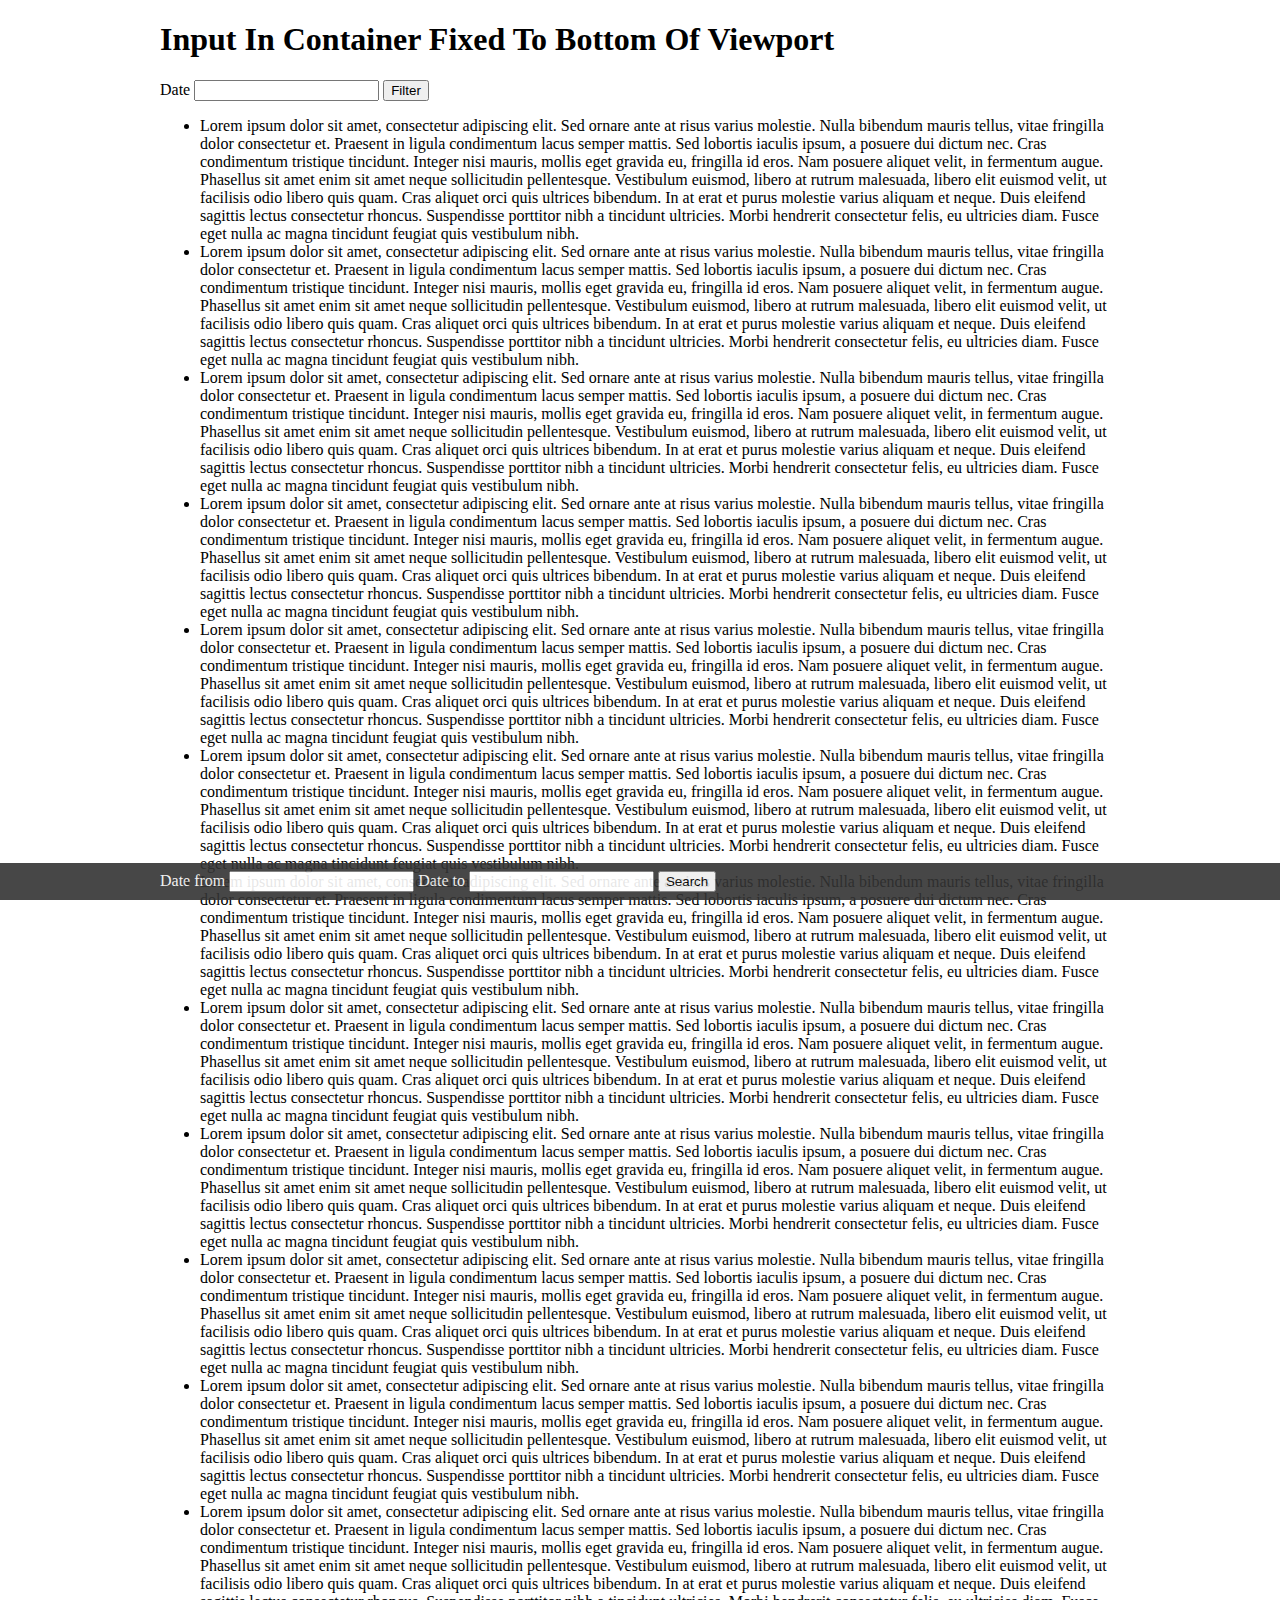
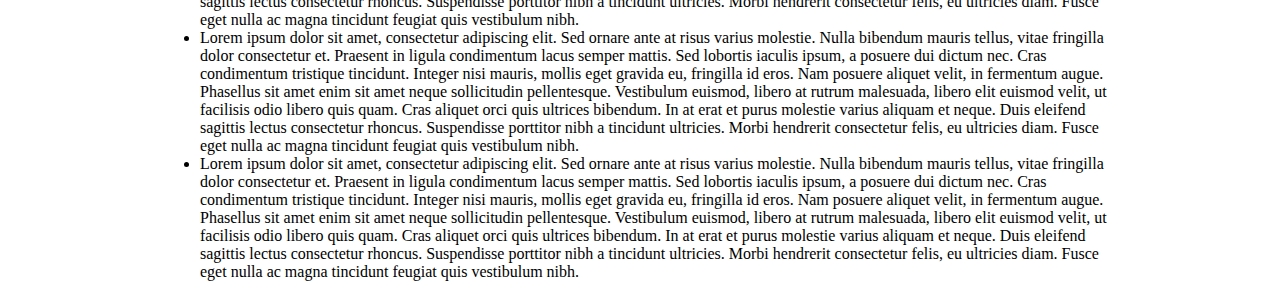
<file: libs/datetimepicker/tests/input_in_container_fixed_to_bottom_of_viewport.html>
<!DOCTYPE html>
<html>
    <head>
        <title>Input In Container Fixed To Bottom Of Viewport | datetimepicker Tests</title>
        <meta charset="UTF-8">
        <meta name="viewport" content="width=device-width, initial-scale=1.0">

        <link rel="stylesheet" type="text/css" href="../jquery.datetimepicker.css"/>

        <style>
            body {
                margin: 0;
                padding: 0;
            }

            main {
                width: 960px;
                margin: 0 auto;
            }

            #search {
                position: fixed;
                bottom: 0;
                z-index: 3;
                width: 100%;
                color: #f0f0f0;
                background-color: #333;
                opacity: 0.9;
                -webkit-opacity: 0.9;
                -moz-opacity: 0.9;
            }

            #search form {
                width: 960px;
                margin: 0 auto;
                padding: 0.5em;
            }

            #search form > div,
            #filters form > div {
                display: inline;
            }
        </style>
    </head>

    <body>
        <main>
            <h1>Input In Container Fixed To Bottom Of Viewport</h1>

            <div id="filters">
                <form method="post" action="?">
                    <div>
                        <label for="filter-date">Date</label>
                        <input type="text" name="filter-date" id="filter-date"/>
                    </div>

                    <div>
                        <input type="submit" value="Filter"/>
                    </div>
                </form>
            </div>

            <ul>
                <li>Lorem ipsum dolor sit amet, consectetur adipiscing elit. Sed ornare ante at risus varius molestie. Nulla bibendum mauris tellus, vitae fringilla dolor consectetur et. Praesent in ligula condimentum lacus semper mattis. Sed lobortis iaculis ipsum, a posuere dui dictum nec. Cras condimentum tristique tincidunt. Integer nisi mauris, mollis eget gravida eu, fringilla id eros. Nam posuere aliquet velit, in fermentum augue. Phasellus sit amet enim sit amet neque sollicitudin pellentesque. Vestibulum euismod, libero at rutrum malesuada, libero elit euismod velit, ut facilisis odio libero quis quam. Cras aliquet orci quis ultrices bibendum. In at erat et purus molestie varius aliquam et neque. Duis eleifend sagittis lectus consectetur rhoncus. Suspendisse porttitor nibh a tincidunt ultricies. Morbi hendrerit consectetur felis, eu ultricies diam. Fusce eget nulla ac magna tincidunt feugiat quis vestibulum nibh.</li>
                <li>Lorem ipsum dolor sit amet, consectetur adipiscing elit. Sed ornare ante at risus varius molestie. Nulla bibendum mauris tellus, vitae fringilla dolor consectetur et. Praesent in ligula condimentum lacus semper mattis. Sed lobortis iaculis ipsum, a posuere dui dictum nec. Cras condimentum tristique tincidunt. Integer nisi mauris, mollis eget gravida eu, fringilla id eros. Nam posuere aliquet velit, in fermentum augue. Phasellus sit amet enim sit amet neque sollicitudin pellentesque. Vestibulum euismod, libero at rutrum malesuada, libero elit euismod velit, ut facilisis odio libero quis quam. Cras aliquet orci quis ultrices bibendum. In at erat et purus molestie varius aliquam et neque. Duis eleifend sagittis lectus consectetur rhoncus. Suspendisse porttitor nibh a tincidunt ultricies. Morbi hendrerit consectetur felis, eu ultricies diam. Fusce eget nulla ac magna tincidunt feugiat quis vestibulum nibh.</li>
                <li>Lorem ipsum dolor sit amet, consectetur adipiscing elit. Sed ornare ante at risus varius molestie. Nulla bibendum mauris tellus, vitae fringilla dolor consectetur et. Praesent in ligula condimentum lacus semper mattis. Sed lobortis iaculis ipsum, a posuere dui dictum nec. Cras condimentum tristique tincidunt. Integer nisi mauris, mollis eget gravida eu, fringilla id eros. Nam posuere aliquet velit, in fermentum augue. Phasellus sit amet enim sit amet neque sollicitudin pellentesque. Vestibulum euismod, libero at rutrum malesuada, libero elit euismod velit, ut facilisis odio libero quis quam. Cras aliquet orci quis ultrices bibendum. In at erat et purus molestie varius aliquam et neque. Duis eleifend sagittis lectus consectetur rhoncus. Suspendisse porttitor nibh a tincidunt ultricies. Morbi hendrerit consectetur felis, eu ultricies diam. Fusce eget nulla ac magna tincidunt feugiat quis vestibulum nibh.</li>
                <li>Lorem ipsum dolor sit amet, consectetur adipiscing elit. Sed ornare ante at risus varius molestie. Nulla bibendum mauris tellus, vitae fringilla dolor consectetur et. Praesent in ligula condimentum lacus semper mattis. Sed lobortis iaculis ipsum, a posuere dui dictum nec. Cras condimentum tristique tincidunt. Integer nisi mauris, mollis eget gravida eu, fringilla id eros. Nam posuere aliquet velit, in fermentum augue. Phasellus sit amet enim sit amet neque sollicitudin pellentesque. Vestibulum euismod, libero at rutrum malesuada, libero elit euismod velit, ut facilisis odio libero quis quam. Cras aliquet orci quis ultrices bibendum. In at erat et purus molestie varius aliquam et neque. Duis eleifend sagittis lectus consectetur rhoncus. Suspendisse porttitor nibh a tincidunt ultricies. Morbi hendrerit consectetur felis, eu ultricies diam. Fusce eget nulla ac magna tincidunt feugiat quis vestibulum nibh.</li>
                <li>Lorem ipsum dolor sit amet, consectetur adipiscing elit. Sed ornare ante at risus varius molestie. Nulla bibendum mauris tellus, vitae fringilla dolor consectetur et. Praesent in ligula condimentum lacus semper mattis. Sed lobortis iaculis ipsum, a posuere dui dictum nec. Cras condimentum tristique tincidunt. Integer nisi mauris, mollis eget gravida eu, fringilla id eros. Nam posuere aliquet velit, in fermentum augue. Phasellus sit amet enim sit amet neque sollicitudin pellentesque. Vestibulum euismod, libero at rutrum malesuada, libero elit euismod velit, ut facilisis odio libero quis quam. Cras aliquet orci quis ultrices bibendum. In at erat et purus molestie varius aliquam et neque. Duis eleifend sagittis lectus consectetur rhoncus. Suspendisse porttitor nibh a tincidunt ultricies. Morbi hendrerit consectetur felis, eu ultricies diam. Fusce eget nulla ac magna tincidunt feugiat quis vestibulum nibh.</li>
                <li>Lorem ipsum dolor sit amet, consectetur adipiscing elit. Sed ornare ante at risus varius molestie. Nulla bibendum mauris tellus, vitae fringilla dolor consectetur et. Praesent in ligula condimentum lacus semper mattis. Sed lobortis iaculis ipsum, a posuere dui dictum nec. Cras condimentum tristique tincidunt. Integer nisi mauris, mollis eget gravida eu, fringilla id eros. Nam posuere aliquet velit, in fermentum augue. Phasellus sit amet enim sit amet neque sollicitudin pellentesque. Vestibulum euismod, libero at rutrum malesuada, libero elit euismod velit, ut facilisis odio libero quis quam. Cras aliquet orci quis ultrices bibendum. In at erat et purus molestie varius aliquam et neque. Duis eleifend sagittis lectus consectetur rhoncus. Suspendisse porttitor nibh a tincidunt ultricies. Morbi hendrerit consectetur felis, eu ultricies diam. Fusce eget nulla ac magna tincidunt feugiat quis vestibulum nibh.</li>
                <li>Lorem ipsum dolor sit amet, consectetur adipiscing elit. Sed ornare ante at risus varius molestie. Nulla bibendum mauris tellus, vitae fringilla dolor consectetur et. Praesent in ligula condimentum lacus semper mattis. Sed lobortis iaculis ipsum, a posuere dui dictum nec. Cras condimentum tristique tincidunt. Integer nisi mauris, mollis eget gravida eu, fringilla id eros. Nam posuere aliquet velit, in fermentum augue. Phasellus sit amet enim sit amet neque sollicitudin pellentesque. Vestibulum euismod, libero at rutrum malesuada, libero elit euismod velit, ut facilisis odio libero quis quam. Cras aliquet orci quis ultrices bibendum. In at erat et purus molestie varius aliquam et neque. Duis eleifend sagittis lectus consectetur rhoncus. Suspendisse porttitor nibh a tincidunt ultricies. Morbi hendrerit consectetur felis, eu ultricies diam. Fusce eget nulla ac magna tincidunt feugiat quis vestibulum nibh.</li>
                <li>Lorem ipsum dolor sit amet, consectetur adipiscing elit. Sed ornare ante at risus varius molestie. Nulla bibendum mauris tellus, vitae fringilla dolor consectetur et. Praesent in ligula condimentum lacus semper mattis. Sed lobortis iaculis ipsum, a posuere dui dictum nec. Cras condimentum tristique tincidunt. Integer nisi mauris, mollis eget gravida eu, fringilla id eros. Nam posuere aliquet velit, in fermentum augue. Phasellus sit amet enim sit amet neque sollicitudin pellentesque. Vestibulum euismod, libero at rutrum malesuada, libero elit euismod velit, ut facilisis odio libero quis quam. Cras aliquet orci quis ultrices bibendum. In at erat et purus molestie varius aliquam et neque. Duis eleifend sagittis lectus consectetur rhoncus. Suspendisse porttitor nibh a tincidunt ultricies. Morbi hendrerit consectetur felis, eu ultricies diam. Fusce eget nulla ac magna tincidunt feugiat quis vestibulum nibh.</li>
                <li>Lorem ipsum dolor sit amet, consectetur adipiscing elit. Sed ornare ante at risus varius molestie. Nulla bibendum mauris tellus, vitae fringilla dolor consectetur et. Praesent in ligula condimentum lacus semper mattis. Sed lobortis iaculis ipsum, a posuere dui dictum nec. Cras condimentum tristique tincidunt. Integer nisi mauris, mollis eget gravida eu, fringilla id eros. Nam posuere aliquet velit, in fermentum augue. Phasellus sit amet enim sit amet neque sollicitudin pellentesque. Vestibulum euismod, libero at rutrum malesuada, libero elit euismod velit, ut facilisis odio libero quis quam. Cras aliquet orci quis ultrices bibendum. In at erat et purus molestie varius aliquam et neque. Duis eleifend sagittis lectus consectetur rhoncus. Suspendisse porttitor nibh a tincidunt ultricies. Morbi hendrerit consectetur felis, eu ultricies diam. Fusce eget nulla ac magna tincidunt feugiat quis vestibulum nibh.</li>
                <li>Lorem ipsum dolor sit amet, consectetur adipiscing elit. Sed ornare ante at risus varius molestie. Nulla bibendum mauris tellus, vitae fringilla dolor consectetur et. Praesent in ligula condimentum lacus semper mattis. Sed lobortis iaculis ipsum, a posuere dui dictum nec. Cras condimentum tristique tincidunt. Integer nisi mauris, mollis eget gravida eu, fringilla id eros. Nam posuere aliquet velit, in fermentum augue. Phasellus sit amet enim sit amet neque sollicitudin pellentesque. Vestibulum euismod, libero at rutrum malesuada, libero elit euismod velit, ut facilisis odio libero quis quam. Cras aliquet orci quis ultrices bibendum. In at erat et purus molestie varius aliquam et neque. Duis eleifend sagittis lectus consectetur rhoncus. Suspendisse porttitor nibh a tincidunt ultricies. Morbi hendrerit consectetur felis, eu ultricies diam. Fusce eget nulla ac magna tincidunt feugiat quis vestibulum nibh.</li>
                <li>Lorem ipsum dolor sit amet, consectetur adipiscing elit. Sed ornare ante at risus varius molestie. Nulla bibendum mauris tellus, vitae fringilla dolor consectetur et. Praesent in ligula condimentum lacus semper mattis. Sed lobortis iaculis ipsum, a posuere dui dictum nec. Cras condimentum tristique tincidunt. Integer nisi mauris, mollis eget gravida eu, fringilla id eros. Nam posuere aliquet velit, in fermentum augue. Phasellus sit amet enim sit amet neque sollicitudin pellentesque. Vestibulum euismod, libero at rutrum malesuada, libero elit euismod velit, ut facilisis odio libero quis quam. Cras aliquet orci quis ultrices bibendum. In at erat et purus molestie varius aliquam et neque. Duis eleifend sagittis lectus consectetur rhoncus. Suspendisse porttitor nibh a tincidunt ultricies. Morbi hendrerit consectetur felis, eu ultricies diam. Fusce eget nulla ac magna tincidunt feugiat quis vestibulum nibh.</li>
                <li>Lorem ipsum dolor sit amet, consectetur adipiscing elit. Sed ornare ante at risus varius molestie. Nulla bibendum mauris tellus, vitae fringilla dolor consectetur et. Praesent in ligula condimentum lacus semper mattis. Sed lobortis iaculis ipsum, a posuere dui dictum nec. Cras condimentum tristique tincidunt. Integer nisi mauris, mollis eget gravida eu, fringilla id eros. Nam posuere aliquet velit, in fermentum augue. Phasellus sit amet enim sit amet neque sollicitudin pellentesque. Vestibulum euismod, libero at rutrum malesuada, libero elit euismod velit, ut facilisis odio libero quis quam. Cras aliquet orci quis ultrices bibendum. In at erat et purus molestie varius aliquam et neque. Duis eleifend sagittis lectus consectetur rhoncus. Suspendisse porttitor nibh a tincidunt ultricies. Morbi hendrerit consectetur felis, eu ultricies diam. Fusce eget nulla ac magna tincidunt feugiat quis vestibulum nibh.</li>
                <li>Lorem ipsum dolor sit amet, consectetur adipiscing elit. Sed ornare ante at risus varius molestie. Nulla bibendum mauris tellus, vitae fringilla dolor consectetur et. Praesent in ligula condimentum lacus semper mattis. Sed lobortis iaculis ipsum, a posuere dui dictum nec. Cras condimentum tristique tincidunt. Integer nisi mauris, mollis eget gravida eu, fringilla id eros. Nam posuere aliquet velit, in fermentum augue. Phasellus sit amet enim sit amet neque sollicitudin pellentesque. Vestibulum euismod, libero at rutrum malesuada, libero elit euismod velit, ut facilisis odio libero quis quam. Cras aliquet orci quis ultrices bibendum. In at erat et purus molestie varius aliquam et neque. Duis eleifend sagittis lectus consectetur rhoncus. Suspendisse porttitor nibh a tincidunt ultricies. Morbi hendrerit consectetur felis, eu ultricies diam. Fusce eget nulla ac magna tincidunt feugiat quis vestibulum nibh.</li>
                <li>Lorem ipsum dolor sit amet, consectetur adipiscing elit. Sed ornare ante at risus varius molestie. Nulla bibendum mauris tellus, vitae fringilla dolor consectetur et. Praesent in ligula condimentum lacus semper mattis. Sed lobortis iaculis ipsum, a posuere dui dictum nec. Cras condimentum tristique tincidunt. Integer nisi mauris, mollis eget gravida eu, fringilla id eros. Nam posuere aliquet velit, in fermentum augue. Phasellus sit amet enim sit amet neque sollicitudin pellentesque. Vestibulum euismod, libero at rutrum malesuada, libero elit euismod velit, ut facilisis odio libero quis quam. Cras aliquet orci quis ultrices bibendum. In at erat et purus molestie varius aliquam et neque. Duis eleifend sagittis lectus consectetur rhoncus. Suspendisse porttitor nibh a tincidunt ultricies. Morbi hendrerit consectetur felis, eu ultricies diam. Fusce eget nulla ac magna tincidunt feugiat quis vestibulum nibh.</li>
            </ul>
        </main>

        <footer>
            <div id="search">
                <form method="post" action="?">
                    <div>
                        <label for="search-from-date">Date from</label>
                        <input type="text" name="search-from-date" id="search-from-date"/>
                    </div>

                    <div>
                        <label for="search-to-date">Date to</label>
                        <input type="text" name="search-to-date" id="search-to-date"/>
                    </div>

                    <div>
                        <input type="submit" value="Search"/>
                    </div>
                </form>
            </div>
        </footer>

        <script src="../jquery.js"></script>
        <script src="../build/jquery.datetimepicker.full.js"></script>

        <script>
            /*jslint browser:true*/
            /*global jQuery, document*/

            jQuery(document).ready(function () {
                'use strict';

                jQuery('#filter-date, #search-from-date, #search-to-date').datetimepicker();
            });
        </script>
    </body>
</html>
</file>
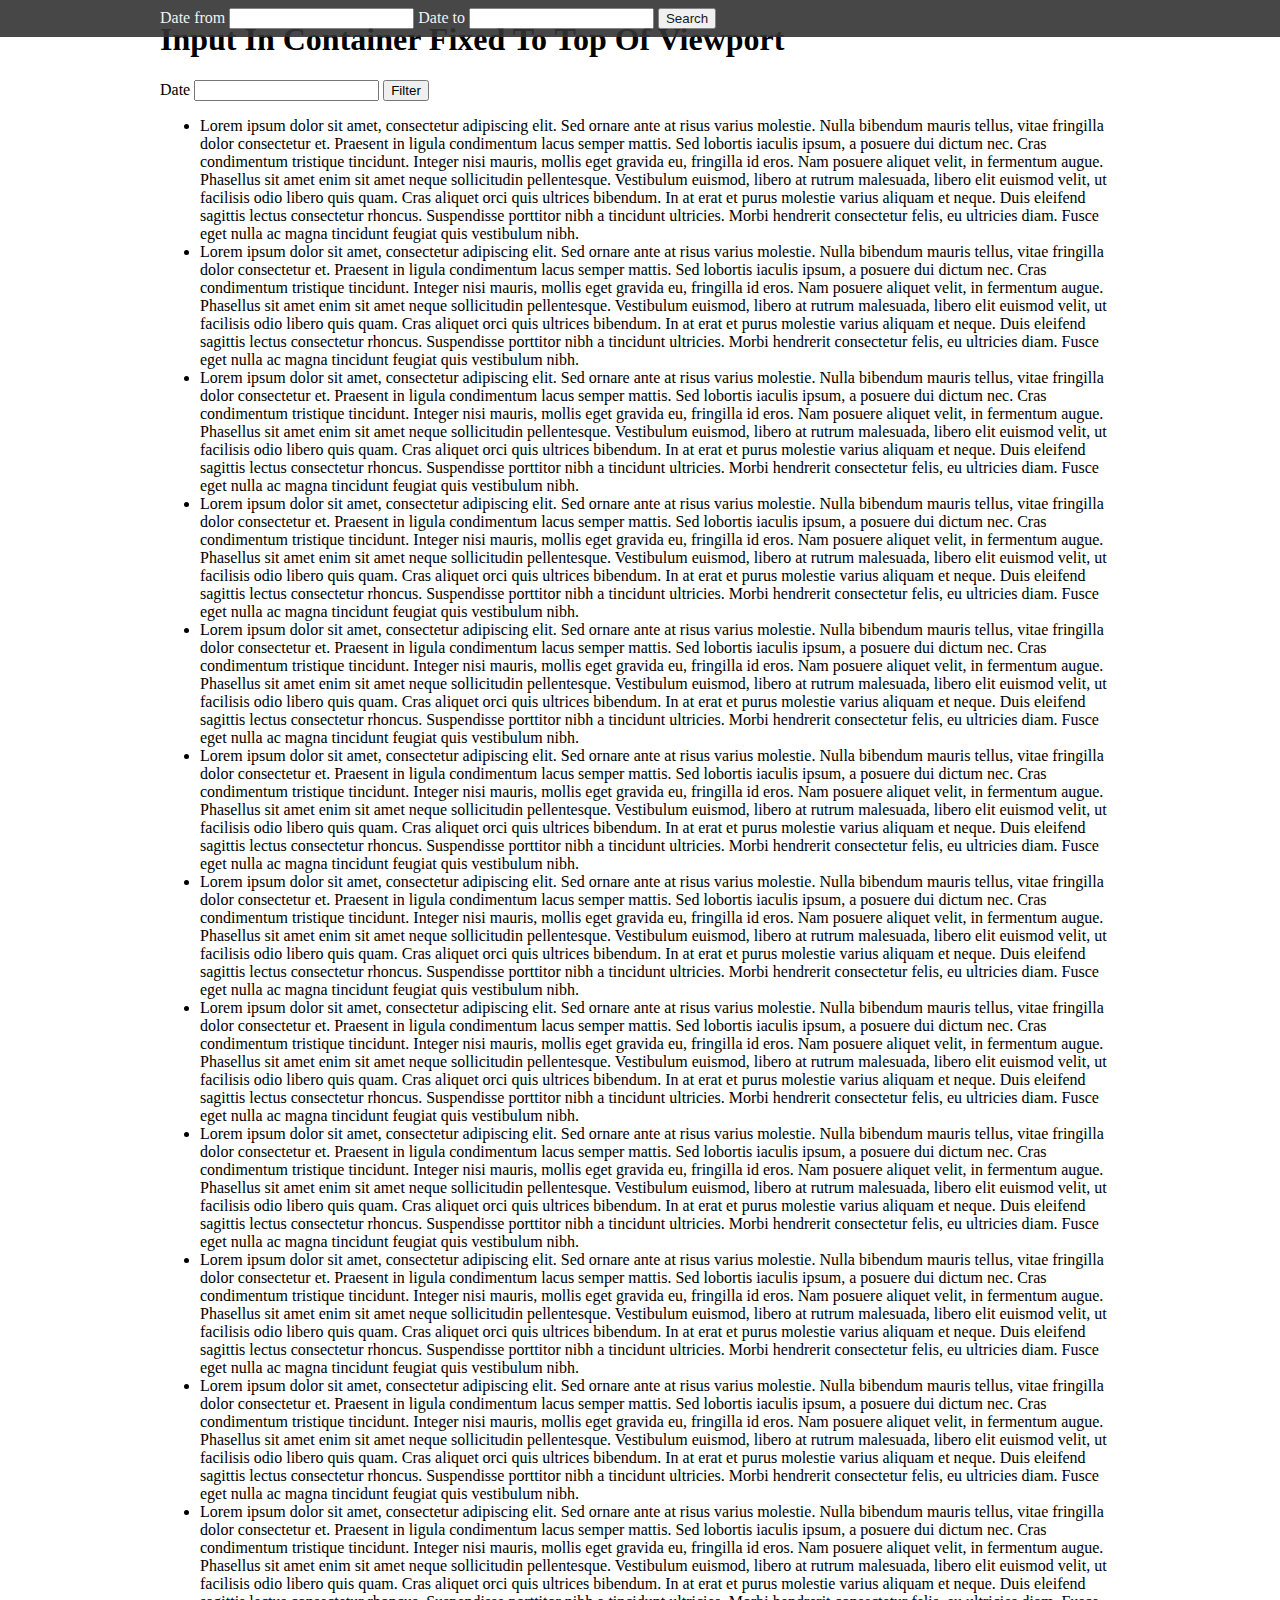
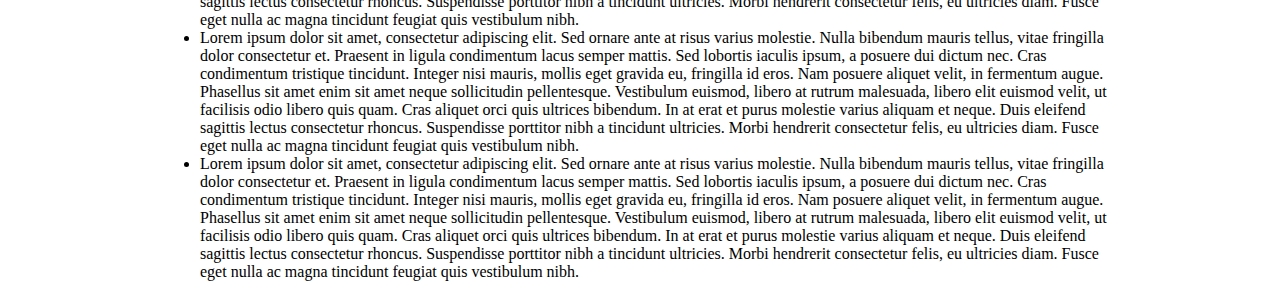
<file: libs/datetimepicker/tests/input_in_container_fixed_to_top_of_viewport.html>
<!DOCTYPE html>
<html>
    <head>
        <title>Input In Container Fixed To Top Of Viewport | datetimepicker Tests</title>
        <meta charset="UTF-8">
        <meta name="viewport" content="width=device-width, initial-scale=1.0">

        <link rel="stylesheet" type="text/css" href="../jquery.datetimepicker.css"/>

        <style>
            body {
                margin: 0;
                padding: 0;
            }

            main {
                width: 960px;
                margin: 0 auto;
            }

            #search {
                position: fixed;
                top: 0;
                z-index: 3;
                width: 100%;
                color: #f0f0f0;
                background-color: #333;
                opacity: 0.9;
                -webkit-opacity: 0.9;
                -moz-opacity: 0.9;
            }

            #search form {
                width: 960px;
                margin: 0 auto;
                padding: 0.5em;
            }

            #search form > div,
            #filters form > div {
                display: inline;
            }
        </style>
    </head>

    <body>
        <main>
            <h1>Input In Container Fixed To Top Of Viewport</h1>

            <div id="filters">
                <form method="post" action="?">
                    <div>
                        <label for="filter-date">Date</label>
                        <input type="text" name="filter-date" id="filter-date"/>
                    </div>

                    <div>
                        <input type="submit" value="Filter"/>
                    </div>
                </form>
            </div>

            <ul>
                <li>Lorem ipsum dolor sit amet, consectetur adipiscing elit. Sed ornare ante at risus varius molestie. Nulla bibendum mauris tellus, vitae fringilla dolor consectetur et. Praesent in ligula condimentum lacus semper mattis. Sed lobortis iaculis ipsum, a posuere dui dictum nec. Cras condimentum tristique tincidunt. Integer nisi mauris, mollis eget gravida eu, fringilla id eros. Nam posuere aliquet velit, in fermentum augue. Phasellus sit amet enim sit amet neque sollicitudin pellentesque. Vestibulum euismod, libero at rutrum malesuada, libero elit euismod velit, ut facilisis odio libero quis quam. Cras aliquet orci quis ultrices bibendum. In at erat et purus molestie varius aliquam et neque. Duis eleifend sagittis lectus consectetur rhoncus. Suspendisse porttitor nibh a tincidunt ultricies. Morbi hendrerit consectetur felis, eu ultricies diam. Fusce eget nulla ac magna tincidunt feugiat quis vestibulum nibh.</li>
                <li>Lorem ipsum dolor sit amet, consectetur adipiscing elit. Sed ornare ante at risus varius molestie. Nulla bibendum mauris tellus, vitae fringilla dolor consectetur et. Praesent in ligula condimentum lacus semper mattis. Sed lobortis iaculis ipsum, a posuere dui dictum nec. Cras condimentum tristique tincidunt. Integer nisi mauris, mollis eget gravida eu, fringilla id eros. Nam posuere aliquet velit, in fermentum augue. Phasellus sit amet enim sit amet neque sollicitudin pellentesque. Vestibulum euismod, libero at rutrum malesuada, libero elit euismod velit, ut facilisis odio libero quis quam. Cras aliquet orci quis ultrices bibendum. In at erat et purus molestie varius aliquam et neque. Duis eleifend sagittis lectus consectetur rhoncus. Suspendisse porttitor nibh a tincidunt ultricies. Morbi hendrerit consectetur felis, eu ultricies diam. Fusce eget nulla ac magna tincidunt feugiat quis vestibulum nibh.</li>
                <li>Lorem ipsum dolor sit amet, consectetur adipiscing elit. Sed ornare ante at risus varius molestie. Nulla bibendum mauris tellus, vitae fringilla dolor consectetur et. Praesent in ligula condimentum lacus semper mattis. Sed lobortis iaculis ipsum, a posuere dui dictum nec. Cras condimentum tristique tincidunt. Integer nisi mauris, mollis eget gravida eu, fringilla id eros. Nam posuere aliquet velit, in fermentum augue. Phasellus sit amet enim sit amet neque sollicitudin pellentesque. Vestibulum euismod, libero at rutrum malesuada, libero elit euismod velit, ut facilisis odio libero quis quam. Cras aliquet orci quis ultrices bibendum. In at erat et purus molestie varius aliquam et neque. Duis eleifend sagittis lectus consectetur rhoncus. Suspendisse porttitor nibh a tincidunt ultricies. Morbi hendrerit consectetur felis, eu ultricies diam. Fusce eget nulla ac magna tincidunt feugiat quis vestibulum nibh.</li>
                <li>Lorem ipsum dolor sit amet, consectetur adipiscing elit. Sed ornare ante at risus varius molestie. Nulla bibendum mauris tellus, vitae fringilla dolor consectetur et. Praesent in ligula condimentum lacus semper mattis. Sed lobortis iaculis ipsum, a posuere dui dictum nec. Cras condimentum tristique tincidunt. Integer nisi mauris, mollis eget gravida eu, fringilla id eros. Nam posuere aliquet velit, in fermentum augue. Phasellus sit amet enim sit amet neque sollicitudin pellentesque. Vestibulum euismod, libero at rutrum malesuada, libero elit euismod velit, ut facilisis odio libero quis quam. Cras aliquet orci quis ultrices bibendum. In at erat et purus molestie varius aliquam et neque. Duis eleifend sagittis lectus consectetur rhoncus. Suspendisse porttitor nibh a tincidunt ultricies. Morbi hendrerit consectetur felis, eu ultricies diam. Fusce eget nulla ac magna tincidunt feugiat quis vestibulum nibh.</li>
                <li>Lorem ipsum dolor sit amet, consectetur adipiscing elit. Sed ornare ante at risus varius molestie. Nulla bibendum mauris tellus, vitae fringilla dolor consectetur et. Praesent in ligula condimentum lacus semper mattis. Sed lobortis iaculis ipsum, a posuere dui dictum nec. Cras condimentum tristique tincidunt. Integer nisi mauris, mollis eget gravida eu, fringilla id eros. Nam posuere aliquet velit, in fermentum augue. Phasellus sit amet enim sit amet neque sollicitudin pellentesque. Vestibulum euismod, libero at rutrum malesuada, libero elit euismod velit, ut facilisis odio libero quis quam. Cras aliquet orci quis ultrices bibendum. In at erat et purus molestie varius aliquam et neque. Duis eleifend sagittis lectus consectetur rhoncus. Suspendisse porttitor nibh a tincidunt ultricies. Morbi hendrerit consectetur felis, eu ultricies diam. Fusce eget nulla ac magna tincidunt feugiat quis vestibulum nibh.</li>
                <li>Lorem ipsum dolor sit amet, consectetur adipiscing elit. Sed ornare ante at risus varius molestie. Nulla bibendum mauris tellus, vitae fringilla dolor consectetur et. Praesent in ligula condimentum lacus semper mattis. Sed lobortis iaculis ipsum, a posuere dui dictum nec. Cras condimentum tristique tincidunt. Integer nisi mauris, mollis eget gravida eu, fringilla id eros. Nam posuere aliquet velit, in fermentum augue. Phasellus sit amet enim sit amet neque sollicitudin pellentesque. Vestibulum euismod, libero at rutrum malesuada, libero elit euismod velit, ut facilisis odio libero quis quam. Cras aliquet orci quis ultrices bibendum. In at erat et purus molestie varius aliquam et neque. Duis eleifend sagittis lectus consectetur rhoncus. Suspendisse porttitor nibh a tincidunt ultricies. Morbi hendrerit consectetur felis, eu ultricies diam. Fusce eget nulla ac magna tincidunt feugiat quis vestibulum nibh.</li>
                <li>Lorem ipsum dolor sit amet, consectetur adipiscing elit. Sed ornare ante at risus varius molestie. Nulla bibendum mauris tellus, vitae fringilla dolor consectetur et. Praesent in ligula condimentum lacus semper mattis. Sed lobortis iaculis ipsum, a posuere dui dictum nec. Cras condimentum tristique tincidunt. Integer nisi mauris, mollis eget gravida eu, fringilla id eros. Nam posuere aliquet velit, in fermentum augue. Phasellus sit amet enim sit amet neque sollicitudin pellentesque. Vestibulum euismod, libero at rutrum malesuada, libero elit euismod velit, ut facilisis odio libero quis quam. Cras aliquet orci quis ultrices bibendum. In at erat et purus molestie varius aliquam et neque. Duis eleifend sagittis lectus consectetur rhoncus. Suspendisse porttitor nibh a tincidunt ultricies. Morbi hendrerit consectetur felis, eu ultricies diam. Fusce eget nulla ac magna tincidunt feugiat quis vestibulum nibh.</li>
                <li>Lorem ipsum dolor sit amet, consectetur adipiscing elit. Sed ornare ante at risus varius molestie. Nulla bibendum mauris tellus, vitae fringilla dolor consectetur et. Praesent in ligula condimentum lacus semper mattis. Sed lobortis iaculis ipsum, a posuere dui dictum nec. Cras condimentum tristique tincidunt. Integer nisi mauris, mollis eget gravida eu, fringilla id eros. Nam posuere aliquet velit, in fermentum augue. Phasellus sit amet enim sit amet neque sollicitudin pellentesque. Vestibulum euismod, libero at rutrum malesuada, libero elit euismod velit, ut facilisis odio libero quis quam. Cras aliquet orci quis ultrices bibendum. In at erat et purus molestie varius aliquam et neque. Duis eleifend sagittis lectus consectetur rhoncus. Suspendisse porttitor nibh a tincidunt ultricies. Morbi hendrerit consectetur felis, eu ultricies diam. Fusce eget nulla ac magna tincidunt feugiat quis vestibulum nibh.</li>
                <li>Lorem ipsum dolor sit amet, consectetur adipiscing elit. Sed ornare ante at risus varius molestie. Nulla bibendum mauris tellus, vitae fringilla dolor consectetur et. Praesent in ligula condimentum lacus semper mattis. Sed lobortis iaculis ipsum, a posuere dui dictum nec. Cras condimentum tristique tincidunt. Integer nisi mauris, mollis eget gravida eu, fringilla id eros. Nam posuere aliquet velit, in fermentum augue. Phasellus sit amet enim sit amet neque sollicitudin pellentesque. Vestibulum euismod, libero at rutrum malesuada, libero elit euismod velit, ut facilisis odio libero quis quam. Cras aliquet orci quis ultrices bibendum. In at erat et purus molestie varius aliquam et neque. Duis eleifend sagittis lectus consectetur rhoncus. Suspendisse porttitor nibh a tincidunt ultricies. Morbi hendrerit consectetur felis, eu ultricies diam. Fusce eget nulla ac magna tincidunt feugiat quis vestibulum nibh.</li>
                <li>Lorem ipsum dolor sit amet, consectetur adipiscing elit. Sed ornare ante at risus varius molestie. Nulla bibendum mauris tellus, vitae fringilla dolor consectetur et. Praesent in ligula condimentum lacus semper mattis. Sed lobortis iaculis ipsum, a posuere dui dictum nec. Cras condimentum tristique tincidunt. Integer nisi mauris, mollis eget gravida eu, fringilla id eros. Nam posuere aliquet velit, in fermentum augue. Phasellus sit amet enim sit amet neque sollicitudin pellentesque. Vestibulum euismod, libero at rutrum malesuada, libero elit euismod velit, ut facilisis odio libero quis quam. Cras aliquet orci quis ultrices bibendum. In at erat et purus molestie varius aliquam et neque. Duis eleifend sagittis lectus consectetur rhoncus. Suspendisse porttitor nibh a tincidunt ultricies. Morbi hendrerit consectetur felis, eu ultricies diam. Fusce eget nulla ac magna tincidunt feugiat quis vestibulum nibh.</li>
                <li>Lorem ipsum dolor sit amet, consectetur adipiscing elit. Sed ornare ante at risus varius molestie. Nulla bibendum mauris tellus, vitae fringilla dolor consectetur et. Praesent in ligula condimentum lacus semper mattis. Sed lobortis iaculis ipsum, a posuere dui dictum nec. Cras condimentum tristique tincidunt. Integer nisi mauris, mollis eget gravida eu, fringilla id eros. Nam posuere aliquet velit, in fermentum augue. Phasellus sit amet enim sit amet neque sollicitudin pellentesque. Vestibulum euismod, libero at rutrum malesuada, libero elit euismod velit, ut facilisis odio libero quis quam. Cras aliquet orci quis ultrices bibendum. In at erat et purus molestie varius aliquam et neque. Duis eleifend sagittis lectus consectetur rhoncus. Suspendisse porttitor nibh a tincidunt ultricies. Morbi hendrerit consectetur felis, eu ultricies diam. Fusce eget nulla ac magna tincidunt feugiat quis vestibulum nibh.</li>
                <li>Lorem ipsum dolor sit amet, consectetur adipiscing elit. Sed ornare ante at risus varius molestie. Nulla bibendum mauris tellus, vitae fringilla dolor consectetur et. Praesent in ligula condimentum lacus semper mattis. Sed lobortis iaculis ipsum, a posuere dui dictum nec. Cras condimentum tristique tincidunt. Integer nisi mauris, mollis eget gravida eu, fringilla id eros. Nam posuere aliquet velit, in fermentum augue. Phasellus sit amet enim sit amet neque sollicitudin pellentesque. Vestibulum euismod, libero at rutrum malesuada, libero elit euismod velit, ut facilisis odio libero quis quam. Cras aliquet orci quis ultrices bibendum. In at erat et purus molestie varius aliquam et neque. Duis eleifend sagittis lectus consectetur rhoncus. Suspendisse porttitor nibh a tincidunt ultricies. Morbi hendrerit consectetur felis, eu ultricies diam. Fusce eget nulla ac magna tincidunt feugiat quis vestibulum nibh.</li>
                <li>Lorem ipsum dolor sit amet, consectetur adipiscing elit. Sed ornare ante at risus varius molestie. Nulla bibendum mauris tellus, vitae fringilla dolor consectetur et. Praesent in ligula condimentum lacus semper mattis. Sed lobortis iaculis ipsum, a posuere dui dictum nec. Cras condimentum tristique tincidunt. Integer nisi mauris, mollis eget gravida eu, fringilla id eros. Nam posuere aliquet velit, in fermentum augue. Phasellus sit amet enim sit amet neque sollicitudin pellentesque. Vestibulum euismod, libero at rutrum malesuada, libero elit euismod velit, ut facilisis odio libero quis quam. Cras aliquet orci quis ultrices bibendum. In at erat et purus molestie varius aliquam et neque. Duis eleifend sagittis lectus consectetur rhoncus. Suspendisse porttitor nibh a tincidunt ultricies. Morbi hendrerit consectetur felis, eu ultricies diam. Fusce eget nulla ac magna tincidunt feugiat quis vestibulum nibh.</li>
                <li>Lorem ipsum dolor sit amet, consectetur adipiscing elit. Sed ornare ante at risus varius molestie. Nulla bibendum mauris tellus, vitae fringilla dolor consectetur et. Praesent in ligula condimentum lacus semper mattis. Sed lobortis iaculis ipsum, a posuere dui dictum nec. Cras condimentum tristique tincidunt. Integer nisi mauris, mollis eget gravida eu, fringilla id eros. Nam posuere aliquet velit, in fermentum augue. Phasellus sit amet enim sit amet neque sollicitudin pellentesque. Vestibulum euismod, libero at rutrum malesuada, libero elit euismod velit, ut facilisis odio libero quis quam. Cras aliquet orci quis ultrices bibendum. In at erat et purus molestie varius aliquam et neque. Duis eleifend sagittis lectus consectetur rhoncus. Suspendisse porttitor nibh a tincidunt ultricies. Morbi hendrerit consectetur felis, eu ultricies diam. Fusce eget nulla ac magna tincidunt feugiat quis vestibulum nibh.</li>
            </ul>
        </main>

        <footer>
            <div id="search">
                <form method="post" action="?">
                    <div>
                        <label for="search-from-date">Date from</label>
                        <input type="text" name="search-from-date" id="search-from-date"/>
                    </div>

                    <div>
                        <label for="search-to-date">Date to</label>
                        <input type="text" name="search-to-date" id="search-to-date"/>
                    </div>

                    <div>
                        <input type="submit" value="Search"/>
                    </div>
                </form>
            </div>
        </footer>

        <script src="../jquery.js"></script>
        <script src="../build/jquery.datetimepicker.full.js"></script>

        <script>
            /*jslint browser:true*/
            /*global jQuery, document*/

            jQuery(document).ready(function () {
                'use strict';

                jQuery('#filter-date, #search-from-date, #search-to-date').datetimepicker();
            });
        </script>
    </body>
</html>
</file>
<file: css/main.min.css>
@import url(https://fonts.googleapis.com/css2?family=Open+Sans:ital,wght@0,700;1,400&display=swap);.slick-slider{position:relative;display:block;box-sizing:border-box;-webkit-user-select:none;-moz-user-select:none;-ms-user-select:none;user-select:none;-webkit-touch-callout:none;-khtml-user-select:none;-ms-touch-action:pan-y;touch-action:pan-y;-webkit-tap-highlight-color:transparent}.slick-list{position:relative;display:block;overflow:hidden;margin:0;padding:0}.slick-list:focus{outline:0}.slick-list.dragging{cursor:pointer;cursor:hand}.slick-slider .slick-list,.slick-slider .slick-track{-webkit-transform:translate3d(0,0,0);-moz-transform:translate3d(0,0,0);-ms-transform:translate3d(0,0,0);-o-transform:translate3d(0,0,0);transform:translate3d(0,0,0)}.slick-track{position:relative;top:0;left:0;display:block;margin-left:auto;margin-right:auto}.slick-track:after,.slick-track:before{display:table;content:''}.slick-track:after{clear:both}.slick-loading .slick-track{visibility:hidden}.slick-slide{display:none;float:left;height:100%;min-height:1px}[dir=rtl] .slick-slide{float:right}.slick-slide img{display:block}.slick-slide.slick-loading img{display:none}.slick-slide.dragging img{pointer-events:none}.slick-initialized .slick-slide{display:block}.slick-loading .slick-slide{visibility:hidden}.slick-vertical .slick-slide{display:block;height:auto;border:1px solid transparent}.slick-arrow.slick-hidden{display:none}.selectize-control.plugin-drag_drop.multi>.selectize-input>div.ui-sortable-placeholder{visibility:visible!important;background:#f2f2f2!important;background:rgba(0,0,0,.06)!important;border:0 none!important;-webkit-box-shadow:inset 0 0 12px 4px #fff;box-shadow:inset 0 0 12px 4px #fff}.selectize-control.plugin-drag_drop .ui-sortable-placeholder::after{content:'!';visibility:hidden}.selectize-control.plugin-drag_drop .ui-sortable-helper{-webkit-box-shadow:0 2px 5px rgba(0,0,0,.2);box-shadow:0 2px 5px rgba(0,0,0,.2)}.selectize-dropdown-header{position:relative;padding:5px 8px;border-bottom:1px solid #d0d0d0;background:#f8f8f8;-webkit-border-radius:3px 3px 0 0;-moz-border-radius:3px 3px 0 0;border-radius:3px 3px 0 0}.selectize-dropdown-header-close{position:absolute;right:8px;top:50%;color:#303030;opacity:.4;margin-top:-12px;line-height:20px;font-size:20px!important}.selectize-dropdown-header-close:hover{color:#000}.selectize-dropdown.plugin-optgroup_columns .optgroup{border-right:1px solid #f2f2f2;border-top:0 none;float:left;-webkit-box-sizing:border-box;-moz-box-sizing:border-box;box-sizing:border-box}.selectize-dropdown.plugin-optgroup_columns .optgroup:last-child{border-right:0 none}.selectize-dropdown.plugin-optgroup_columns .optgroup:before{display:none}.selectize-dropdown.plugin-optgroup_columns .optgroup-header{border-top:0 none}.selectize-control.plugin-remove_button [data-value]{position:relative;padding-right:24px!important}.selectize-control.plugin-remove_button [data-value] .remove{z-index:1;position:absolute;top:0;right:0;bottom:0;width:17px;text-align:center;font-weight:700;font-size:12px;color:inherit;text-decoration:none;vertical-align:middle;display:inline-block;padding:2px 0 0 0;border-left:1px solid #0073bb;-webkit-border-radius:0 2px 2px 0;-moz-border-radius:0 2px 2px 0;border-radius:0 2px 2px 0;-webkit-box-sizing:border-box;-moz-box-sizing:border-box;box-sizing:border-box}.selectize-control.plugin-remove_button [data-value] .remove:hover{background:rgba(0,0,0,.05)}.selectize-control.plugin-remove_button [data-value].active .remove{border-left-color:#00578d}.selectize-control.plugin-remove_button .disabled [data-value] .remove:hover{background:0 0}.selectize-control.plugin-remove_button .disabled [data-value] .remove{border-left-color:#aaa}.selectize-control.plugin-remove_button .remove-single{position:absolute;right:0;top:0;font-size:23px}.selectize-control{position:relative}.selectize-dropdown,.selectize-input,.selectize-input input{color:#303030;font-family:inherit;font-size:13px;line-height:18px;-webkit-font-smoothing:inherit}.selectize-control.single .selectize-input.input-active,.selectize-input{background:#fff;cursor:text;display:inline-block}.selectize-input{border:1px solid #d0d0d0;padding:8px 8px;display:inline-block;width:100%;overflow:hidden;position:relative;z-index:1;-webkit-box-sizing:border-box;-moz-box-sizing:border-box;box-sizing:border-box;-webkit-box-shadow:inset 0 1px 1px rgba(0,0,0,.1);box-shadow:inset 0 1px 1px rgba(0,0,0,.1);-webkit-border-radius:3px;-moz-border-radius:3px;border-radius:3px}.selectize-control.multi .selectize-input.has-items{padding:5px 8px 2px}.selectize-input.full{background-color:#fff}.selectize-input.disabled,.selectize-input.disabled *{cursor:default!important}.selectize-input.focus{-webkit-box-shadow:inset 0 1px 2px rgba(0,0,0,.15);box-shadow:inset 0 1px 2px rgba(0,0,0,.15)}.selectize-input.dropdown-active{-webkit-border-radius:3px 3px 0 0;-moz-border-radius:3px 3px 0 0;border-radius:3px 3px 0 0}.selectize-input>*{vertical-align:baseline;display:-moz-inline-stack;display:inline-block;zoom:1}.selectize-control.multi .selectize-input>div{cursor:pointer;margin:0 3px 3px 0;padding:2px 6px;background:#1da7ee;color:#fff;border:1px solid #0073bb}.selectize-control.multi .selectize-input>div.active{background:#92c836;color:#fff;border:1px solid #00578d}.selectize-control.multi .selectize-input.disabled>div,.selectize-control.multi .selectize-input.disabled>div.active{color:#fff;background:#d2d2d2;border:1px solid #aaa}.selectize-input>input{display:inline-block!important;padding:0!important;min-height:0!important;max-height:none!important;max-width:100%!important;margin:0 1px!important;text-indent:0!important;border:0 none!important;background:0 0!important;line-height:inherit!important;-webkit-user-select:auto!important;-webkit-box-shadow:none!important;box-shadow:none!important}.selectize-input>input::-ms-clear{display:none}.selectize-input>input:focus{outline:0!important}.selectize-input::after{content:' ';display:block;clear:left}.selectize-input.dropdown-active::before{content:' ';display:block;position:absolute;background:#f0f0f0;height:1px;bottom:0;left:0;right:0}.selectize-dropdown{position:absolute;z-index:10;border:1px solid #d0d0d0;background:#fff;margin:-1px 0 0 0;border-top:0 none;-webkit-box-sizing:border-box;-moz-box-sizing:border-box;box-sizing:border-box;-webkit-box-shadow:0 1px 3px rgba(0,0,0,.1);box-shadow:0 1px 3px rgba(0,0,0,.1);-webkit-border-radius:0 0 3px 3px;-moz-border-radius:0 0 3px 3px;border-radius:0 0 3px 3px}.selectize-dropdown [data-selectable]{cursor:pointer;overflow:hidden}.selectize-dropdown [data-selectable] .highlight{background:rgba(125,168,208,.2);-webkit-border-radius:1px;-moz-border-radius:1px;border-radius:1px}.selectize-dropdown .optgroup-header,.selectize-dropdown .option{padding:5px 8px}.selectize-dropdown .option,.selectize-dropdown [data-disabled],.selectize-dropdown [data-disabled] [data-selectable].option{cursor:inherit;opacity:.5}.selectize-dropdown [data-selectable].option{opacity:1}.selectize-dropdown .optgroup:first-child .optgroup-header{border-top:0 none}.selectize-dropdown .optgroup-header{color:#303030;background:#fff;cursor:default}.selectize-dropdown .active{background-color:#f5fafd;color:#495c68}.selectize-dropdown .active.create{color:#495c68}.selectize-dropdown .create{color:rgba(48,48,48,.5)}.selectize-dropdown-content{overflow-y:auto;overflow-x:hidden;max-height:200px;-webkit-overflow-scrolling:touch}.selectize-control.single .selectize-input,.selectize-control.single .selectize-input input{cursor:pointer}.selectize-control.single .selectize-input.input-active,.selectize-control.single .selectize-input.input-active input{cursor:text}.selectize-control.single .selectize-input:after{content:' ';display:block;position:absolute;top:50%;right:15px;margin-top:-3px;width:0;height:0;border-style:solid;border-width:5px 5px 0 5px;border-color:grey transparent transparent transparent}.selectize-control.single .selectize-input.dropdown-active:after{margin-top:-4px;border-width:0 5px 5px 5px;border-color:transparent transparent grey transparent}.selectize-control.rtl.single .selectize-input:after{left:15px;right:auto}.selectize-control.rtl .selectize-input>input{margin:0 4px 0 -2px!important}.selectize-control .selectize-input.disabled{opacity:.5;background-color:#fafafa}.selectize-control.multi .selectize-input.has-items{padding-left:5px;padding-right:5px}.selectize-control.multi .selectize-input.disabled [data-value]{color:#999;text-shadow:none;background:0 0;-webkit-box-shadow:none;box-shadow:none}.selectize-control.multi .selectize-input.disabled [data-value],.selectize-control.multi .selectize-input.disabled [data-value] .remove{border-color:#e6e6e6}.selectize-control.multi .selectize-input.disabled [data-value] .remove{background:0 0}.selectize-control.multi .selectize-input [data-value]{text-shadow:0 1px 0 rgba(0,51,83,.3);-webkit-border-radius:3px;-moz-border-radius:3px;border-radius:3px;background-color:#1b9dec;background-image:-moz-linear-gradient(top,#1da7ee,#178ee9);background-image:-webkit-gradient(linear,0 0,0 100%,from(#1da7ee),to(#178ee9));background-image:-webkit-linear-gradient(top,#1da7ee,#178ee9);background-image:-o-linear-gradient(top,#1da7ee,#178ee9);background-image:linear-gradient(to bottom,#1da7ee,#178ee9);background-repeat:repeat-x;-webkit-box-shadow:0 1px 0 rgba(0,0,0,.2),inset 0 1px rgba(255,255,255,.03);box-shadow:0 1px 0 rgba(0,0,0,.2),inset 0 1px rgba(255,255,255,.03)}.selectize-control.multi .selectize-input [data-value].active{background-color:#0085d4;background-image:-moz-linear-gradient(top,#008fd8,#0075cf);background-image:-webkit-gradient(linear,0 0,0 100%,from(#008fd8),to(#0075cf));background-image:-webkit-linear-gradient(top,#008fd8,#0075cf);background-image:-o-linear-gradient(top,#008fd8,#0075cf);background-image:linear-gradient(to bottom,#008fd8,#0075cf);background-repeat:repeat-x}.selectize-control.single .selectize-input{-webkit-box-shadow:0 1px 0 rgba(0,0,0,.05),inset 0 1px 0 rgba(255,255,255,.8);box-shadow:0 1px 0 rgba(0,0,0,.05),inset 0 1px 0 rgba(255,255,255,.8);background-color:#f9f9f9;background-image:-moz-linear-gradient(top,#fefefe,#f2f2f2);background-image:-webkit-gradient(linear,0 0,0 100%,from(#fefefe),to(#f2f2f2));background-image:-webkit-linear-gradient(top,#fefefe,#f2f2f2);background-image:-o-linear-gradient(top,#fefefe,#f2f2f2);background-image:linear-gradient(to bottom,#fefefe,#f2f2f2);background-repeat:repeat-x}.selectize-control.single .selectize-input,.selectize-dropdown.single{border-color:#b8b8b8}.selectize-dropdown .optgroup-header{padding-top:7px;font-weight:700;font-size:.85em}.selectize-dropdown .optgroup{border-top:1px solid #f0f0f0}.selectize-dropdown .optgroup:first-child{border-top:0 none}.blocker{position:fixed;top:0;right:0;bottom:0;left:0;width:100%;height:100%;overflow:auto;z-index:1;padding:20px;box-sizing:border-box;background-color:#000;background-color:rgba(0,0,0,.75);text-align:center}.blocker:before{content:"";display:inline-block;height:100%;vertical-align:middle;margin-right:-.05em}.blocker.behind{background-color:transparent}.modal{display:none;vertical-align:middle;position:relative;z-index:2;max-width:500px;box-sizing:border-box;width:90%;background:#fff;padding:15px 30px;-webkit-border-radius:8px;-moz-border-radius:8px;-o-border-radius:8px;-ms-border-radius:8px;border-radius:8px;-webkit-box-shadow:0 0 10px #000;-moz-box-shadow:0 0 10px #000;-o-box-shadow:0 0 10px #000;-ms-box-shadow:0 0 10px #000;box-shadow:0 0 10px #000;text-align:left}.modal a.close-modal{position:absolute;top:-12.5px;right:-12.5px;display:block;width:30px;height:30px;text-indent:-9999px;background-size:contain;background-repeat:no-repeat;background-position:center center;background-image:url([data-uri])}.modal-spinner{display:none;position:fixed;top:50%;left:50%;transform:translateY(-50%) translateX(-50%);padding:12px 16px;border-radius:5px;background-color:#111;height:20px}.modal-spinner>div{border-radius:100px;background-color:#fff;height:20px;width:2px;margin:0 1px;display:inline-block;-webkit-animation:sk-stretchdelay 1.2s infinite ease-in-out;animation:sk-stretchdelay 1.2s infinite ease-in-out}.modal-spinner .rect2{-webkit-animation-delay:-1.1s;animation-delay:-1.1s}.modal-spinner .rect3{-webkit-animation-delay:-1s;animation-delay:-1s}.modal-spinner .rect4{-webkit-animation-delay:-.9s;animation-delay:-.9s}@-webkit-keyframes sk-stretchdelay{0%,100%,40%{-webkit-transform:scaleY(.5)}20%{-webkit-transform:scaleY(1)}}@keyframes sk-stretchdelay{0%,100%,40%{transform:scaleY(.5);-webkit-transform:scaleY(.5)}20%{transform:scaleY(1);-webkit-transform:scaleY(1)}}body.compensate-for-scrollbar{overflow:hidden}.fancybox-active{height:auto}.fancybox-is-hidden{left:-9999px;margin:0;position:absolute!important;top:-9999px;visibility:hidden}.fancybox-container{-webkit-backface-visibility:hidden;height:100%;left:0;outline:0;position:fixed;-webkit-tap-highlight-color:transparent;top:0;-ms-touch-action:manipulation;touch-action:manipulation;transform:translateZ(0);width:100%;z-index:99992}.fancybox-container *{box-sizing:border-box}.fancybox-bg,.fancybox-inner,.fancybox-outer,.fancybox-stage{bottom:0;left:0;position:absolute;right:0;top:0}.fancybox-outer{-webkit-overflow-scrolling:touch;overflow-y:auto}.fancybox-bg{background:#1e1e1e;opacity:0;transition-duration:inherit;transition-property:opacity;transition-timing-function:cubic-bezier(.47,0,.74,.71)}.fancybox-is-open .fancybox-bg{opacity:.9;transition-timing-function:cubic-bezier(.22,.61,.36,1)}.fancybox-caption,.fancybox-infobar,.fancybox-navigation .fancybox-button,.fancybox-toolbar{direction:ltr;opacity:0;position:absolute;transition:opacity .25s ease,visibility 0s ease .25s;visibility:hidden;z-index:99997}.fancybox-show-caption .fancybox-caption,.fancybox-show-infobar .fancybox-infobar,.fancybox-show-nav .fancybox-navigation .fancybox-button,.fancybox-show-toolbar .fancybox-toolbar{opacity:1;transition:opacity .25s ease 0s,visibility 0s ease 0s;visibility:visible}.fancybox-infobar{color:#ccc;font-size:13px;-webkit-font-smoothing:subpixel-antialiased;height:44px;left:0;line-height:44px;min-width:44px;mix-blend-mode:difference;padding:0 10px;pointer-events:none;top:0;-webkit-touch-callout:none;-webkit-user-select:none;-moz-user-select:none;-ms-user-select:none;user-select:none}.fancybox-toolbar{right:0;top:0}.fancybox-stage{direction:ltr;overflow:visible;transform:translateZ(0);z-index:99994}.fancybox-is-open .fancybox-stage{overflow:hidden}.fancybox-slide{-webkit-backface-visibility:hidden;display:none;height:100%;left:0;outline:0;overflow:auto;-webkit-overflow-scrolling:touch;padding:44px;position:absolute;text-align:center;top:0;transition-property:transform,opacity;white-space:normal;width:100%;z-index:99994}.fancybox-slide:before{content:"";display:inline-block;font-size:0;height:100%;vertical-align:middle;width:0}.fancybox-is-sliding .fancybox-slide,.fancybox-slide--current,.fancybox-slide--next,.fancybox-slide--previous{display:block}.fancybox-slide--image{overflow:hidden;padding:44px 0}.fancybox-slide--image:before{display:none}.fancybox-slide--html{padding:6px}.fancybox-content{background:#fff;display:inline-block;margin:0;max-width:100%;overflow:auto;-webkit-overflow-scrolling:touch;padding:44px;position:relative;text-align:left;vertical-align:middle}.fancybox-slide--image .fancybox-content{animation-timing-function:cubic-bezier(.5,0,.14,1);-webkit-backface-visibility:hidden;background:0 0;background-repeat:no-repeat;background-size:100% 100%;left:0;max-width:none;overflow:visible;padding:0;position:absolute;top:0;transform-origin:top left;transition-property:transform,opacity;-webkit-user-select:none;-moz-user-select:none;-ms-user-select:none;user-select:none;z-index:99995}.fancybox-can-zoomOut .fancybox-content{cursor:zoom-out}.fancybox-can-zoomIn .fancybox-content{cursor:zoom-in}.fancybox-can-pan .fancybox-content,.fancybox-can-swipe .fancybox-content{cursor:grab}.fancybox-is-grabbing .fancybox-content{cursor:grabbing}.fancybox-container [data-selectable=true]{cursor:text}.fancybox-image,.fancybox-spaceball{background:0 0;border:0;height:100%;left:0;margin:0;max-height:none;max-width:none;padding:0;position:absolute;top:0;-webkit-user-select:none;-moz-user-select:none;-ms-user-select:none;user-select:none;width:100%}.fancybox-spaceball{z-index:1}.fancybox-slide--iframe .fancybox-content,.fancybox-slide--map .fancybox-content,.fancybox-slide--pdf .fancybox-content,.fancybox-slide--video .fancybox-content{height:100%;overflow:visible;padding:0;width:100%}.fancybox-slide--video .fancybox-content{background:#000}.fancybox-slide--map .fancybox-content{background:#e5e3df}.fancybox-slide--iframe .fancybox-content{background:#fff}.fancybox-iframe,.fancybox-video{background:0 0;border:0;display:block;height:100%;margin:0;overflow:hidden;padding:0;width:100%}.fancybox-iframe{left:0;position:absolute;top:0}.fancybox-error{background:#fff;cursor:default;max-width:400px;padding:40px;width:100%}.fancybox-error p{color:#444;font-size:16px;line-height:20px;margin:0;padding:0}.fancybox-button{background:rgba(30,30,30,.6);border:0;border-radius:0;box-shadow:none;cursor:pointer;display:inline-block;height:44px;margin:0;padding:10px;position:relative;transition:color .2s;vertical-align:top;visibility:inherit;width:44px}.fancybox-button,.fancybox-button:link,.fancybox-button:visited{color:#ccc}.fancybox-button:hover{color:#fff}.fancybox-button:focus{outline:0}.fancybox-button.fancybox-focus{outline:1px dotted}.fancybox-button[disabled],.fancybox-button[disabled]:hover{color:#888;cursor:default;outline:0}.fancybox-button div{height:100%}.fancybox-button svg{display:block;height:100%;overflow:visible;position:relative;width:100%}.fancybox-button svg path{fill:currentColor;stroke-width:0}.fancybox-button--fsenter svg:nth-child(2),.fancybox-button--fsexit svg:first-child,.fancybox-button--pause svg:first-child,.fancybox-button--play svg:nth-child(2){display:none}.fancybox-progress{background:#ff5268;height:2px;left:0;position:absolute;right:0;top:0;transform:scaleX(0);transform-origin:0;transition-property:transform;transition-timing-function:linear;z-index:99998}.fancybox-close-small{background:0 0;border:0;border-radius:0;color:#ccc;cursor:pointer;opacity:.8;padding:8px;position:absolute;right:-12px;top:-44px;z-index:401}.fancybox-close-small:hover{color:#fff;opacity:1}.fancybox-slide--html .fancybox-close-small{color:currentColor;padding:10px;right:0;top:0}.fancybox-slide--image.fancybox-is-scaling .fancybox-content{overflow:hidden}.fancybox-is-scaling .fancybox-close-small,.fancybox-is-zoomable.fancybox-can-pan .fancybox-close-small{display:none}.fancybox-navigation .fancybox-button{background-clip:content-box;height:100px;opacity:0;position:absolute;top:calc(50% - 50px);width:70px}.fancybox-navigation .fancybox-button div{padding:7px}.fancybox-navigation .fancybox-button--arrow_left{left:0;left:env(safe-area-inset-left);padding:31px 26px 31px 6px}.fancybox-navigation .fancybox-button--arrow_right{padding:31px 6px 31px 26px;right:0;right:env(safe-area-inset-right)}.fancybox-caption{background:linear-gradient(0deg,rgba(0,0,0,.85) 0,rgba(0,0,0,.3) 50%,rgba(0,0,0,.15) 65%,rgba(0,0,0,.075) 75.5%,rgba(0,0,0,.037) 82.85%,rgba(0,0,0,.019) 88%,transparent);bottom:0;color:#eee;font-size:14px;font-weight:400;left:0;line-height:1.5;padding:75px 44px 25px;pointer-events:none;right:0;text-align:center;z-index:99996}@supports (padding:max(0px)){.fancybox-caption{padding:75px max(44px,env(safe-area-inset-right)) max(25px,env(safe-area-inset-bottom)) max(44px,env(safe-area-inset-left))}}.fancybox-caption--separate{margin-top:-50px}.fancybox-caption__body{max-height:50vh;overflow:auto;pointer-events:all}.fancybox-caption a,.fancybox-caption a:link,.fancybox-caption a:visited{color:#ccc;text-decoration:none}.fancybox-caption a:hover{color:#fff;text-decoration:underline}.fancybox-loading{animation:a 1s linear infinite;background:0 0;border:4px solid #888;border-bottom-color:#fff;border-radius:50%;height:50px;left:50%;margin:-25px 0 0 -25px;opacity:.7;padding:0;position:absolute;top:50%;width:50px;z-index:99999}@keyframes a{to{transform:rotate(1turn)}}.fancybox-animated{transition-timing-function:cubic-bezier(0,0,.25,1)}.fancybox-fx-slide.fancybox-slide--previous{opacity:0;transform:translate3d(-100%,0,0)}.fancybox-fx-slide.fancybox-slide--next{opacity:0;transform:translate3d(100%,0,0)}.fancybox-fx-slide.fancybox-slide--current{opacity:1;transform:translateZ(0)}.fancybox-fx-fade.fancybox-slide--next,.fancybox-fx-fade.fancybox-slide--previous{opacity:0;transition-timing-function:cubic-bezier(.19,1,.22,1)}.fancybox-fx-fade.fancybox-slide--current{opacity:1}.fancybox-fx-zoom-in-out.fancybox-slide--previous{opacity:0;transform:scale3d(1.5,1.5,1.5)}.fancybox-fx-zoom-in-out.fancybox-slide--next{opacity:0;transform:scale3d(.5,.5,.5)}.fancybox-fx-zoom-in-out.fancybox-slide--current{opacity:1;transform:scaleX(1)}.fancybox-fx-rotate.fancybox-slide--previous{opacity:0;transform:rotate(-1turn)}.fancybox-fx-rotate.fancybox-slide--next{opacity:0;transform:rotate(1turn)}.fancybox-fx-rotate.fancybox-slide--current{opacity:1;transform:rotate(0)}.fancybox-fx-circular.fancybox-slide--previous{opacity:0;transform:scale3d(0,0,0) translate3d(-100%,0,0)}.fancybox-fx-circular.fancybox-slide--next{opacity:0;transform:scale3d(0,0,0) translate3d(100%,0,0)}.fancybox-fx-circular.fancybox-slide--current{opacity:1;transform:scaleX(1) translateZ(0)}.fancybox-fx-tube.fancybox-slide--previous{transform:translate3d(-100%,0,0) scale(.1) skew(-10deg)}.fancybox-fx-tube.fancybox-slide--next{transform:translate3d(100%,0,0) scale(.1) skew(10deg)}.fancybox-fx-tube.fancybox-slide--current{transform:translateZ(0) scale(1)}@media (max-height:576px){.fancybox-slide{padding-left:6px;padding-right:6px}.fancybox-slide--image{padding:6px 0}.fancybox-close-small{right:-6px}.fancybox-slide--image .fancybox-close-small{background:#4e4e4e;color:#f2f4f6;height:36px;opacity:1;padding:6px;right:0;top:0;width:36px}.fancybox-caption{padding-left:12px;padding-right:12px}@supports (padding:max(0px)){.fancybox-caption{padding-left:max(12px,env(safe-area-inset-left));padding-right:max(12px,env(safe-area-inset-right))}}}.fancybox-share{background:#f4f4f4;border-radius:3px;max-width:90%;padding:30px;text-align:center}.fancybox-share h1{color:#222;font-size:35px;font-weight:700;margin:0 0 20px}.fancybox-share p{margin:0;padding:0}.fancybox-share__button{border:0;border-radius:3px;display:inline-block;font-size:14px;font-weight:700;line-height:40px;margin:0 5px 10px;min-width:130px;padding:0 15px;text-decoration:none;transition:all .2s;-webkit-user-select:none;-moz-user-select:none;-ms-user-select:none;user-select:none;white-space:nowrap}.fancybox-share__button:link,.fancybox-share__button:visited{color:#fff}.fancybox-share__button:hover{text-decoration:none}.fancybox-share__button--fb{background:#3b5998}.fancybox-share__button--fb:hover{background:#344e86}.fancybox-share__button--pt{background:#bd081d}.fancybox-share__button--pt:hover{background:#aa0719}.fancybox-share__button--tw{background:#1da1f2}.fancybox-share__button--tw:hover{background:#0d95e8}.fancybox-share__button svg{height:25px;margin-right:7px;position:relative;top:-1px;vertical-align:middle;width:25px}.fancybox-share__button svg path{fill:#fff}.fancybox-share__input{background:0 0;border:0;border-bottom:1px solid #d7d7d7;border-radius:0;color:#5d5b5b;font-size:14px;margin:10px 0 0;outline:0;padding:10px 15px;width:100%}.fancybox-thumbs{background:#ddd;bottom:0;display:none;margin:0;-webkit-overflow-scrolling:touch;-ms-overflow-style:-ms-autohiding-scrollbar;padding:2px 2px 4px;position:absolute;right:0;-webkit-tap-highlight-color:transparent;top:0;width:212px;z-index:99995}.fancybox-thumbs-x{overflow-x:auto;overflow-y:hidden}.fancybox-show-thumbs .fancybox-thumbs{display:block}.fancybox-show-thumbs .fancybox-inner{right:212px}.fancybox-thumbs__list{font-size:0;height:100%;list-style:none;margin:0;overflow-x:hidden;overflow-y:auto;padding:0;position:absolute;position:relative;white-space:nowrap;width:100%}.fancybox-thumbs-x .fancybox-thumbs__list{overflow:hidden}.fancybox-thumbs-y .fancybox-thumbs__list::-webkit-scrollbar{width:7px}.fancybox-thumbs-y .fancybox-thumbs__list::-webkit-scrollbar-track{background:#fff;border-radius:10px;box-shadow:inset 0 0 6px rgba(0,0,0,.3)}.fancybox-thumbs-y .fancybox-thumbs__list::-webkit-scrollbar-thumb{background:#2a2a2a;border-radius:10px}.fancybox-thumbs__list a{-webkit-backface-visibility:hidden;backface-visibility:hidden;background-color:rgba(0,0,0,.1);background-position:50%;background-repeat:no-repeat;background-size:cover;cursor:pointer;float:left;height:75px;margin:2px;max-height:calc(100% - 8px);max-width:calc(50% - 4px);outline:0;overflow:hidden;padding:0;position:relative;-webkit-tap-highlight-color:transparent;width:100px}.fancybox-thumbs__list a:before{border:6px solid #ff5268;bottom:0;content:"";left:0;opacity:0;position:absolute;right:0;top:0;transition:all .2s cubic-bezier(.25,.46,.45,.94);z-index:99991}.fancybox-thumbs__list a:focus:before{opacity:.5}.fancybox-thumbs__list a.fancybox-thumbs-active:before{opacity:1}@media (max-width:576px){.fancybox-thumbs{width:110px}.fancybox-show-thumbs .fancybox-inner{right:110px}.fancybox-thumbs__list a{max-width:calc(100% - 10px)}}.xdsoft_datetimepicker{box-shadow:0 5px 15px -5px rgba(0,0,0,.506);background:#fff;border-bottom:1px solid #bbb;border-left:1px solid #ccc;border-right:1px solid #ccc;border-top:1px solid #ccc;color:#333;font-family:"Helvetica Neue",Helvetica,Arial,sans-serif;padding:8px;padding-left:0;padding-top:2px;position:absolute;z-index:9999;-moz-box-sizing:border-box;box-sizing:border-box;display:none}.xdsoft_datetimepicker.xdsoft_rtl{padding:8px 0 8px 8px}.xdsoft_datetimepicker iframe{position:absolute;left:0;top:0;width:75px;height:210px;background:0 0;border:none}.xdsoft_datetimepicker button{border:none!important}.xdsoft_noselect{-webkit-touch-callout:none;-webkit-user-select:none;-khtml-user-select:none;-moz-user-select:none;-ms-user-select:none;-o-user-select:none;user-select:none}.xdsoft_noselect::selection{background:0 0}.xdsoft_noselect::-moz-selection{background:0 0}.xdsoft_datetimepicker.xdsoft_inline{display:inline-block;position:static;box-shadow:none}.xdsoft_datetimepicker *{-moz-box-sizing:border-box;box-sizing:border-box;padding:0;margin:0}.xdsoft_datetimepicker .xdsoft_datepicker,.xdsoft_datetimepicker .xdsoft_timepicker{display:none}.xdsoft_datetimepicker .xdsoft_datepicker.active,.xdsoft_datetimepicker .xdsoft_timepicker.active{display:block}.xdsoft_datetimepicker .xdsoft_datepicker{width:224px;float:left;margin-left:8px}.xdsoft_datetimepicker.xdsoft_rtl .xdsoft_datepicker{float:right;margin-right:8px;margin-left:0}.xdsoft_datetimepicker.xdsoft_showweeks .xdsoft_datepicker{width:256px}.xdsoft_datetimepicker .xdsoft_timepicker{width:58px;float:left;text-align:center;margin-left:8px;margin-top:0}.xdsoft_datetimepicker.xdsoft_rtl .xdsoft_timepicker{float:right;margin-right:8px;margin-left:0}.xdsoft_datetimepicker .xdsoft_datepicker.active+.xdsoft_timepicker{margin-top:8px;margin-bottom:3px}.xdsoft_datetimepicker .xdsoft_monthpicker{position:relative;text-align:center}.xdsoft_datetimepicker .xdsoft_label i,.xdsoft_datetimepicker .xdsoft_next,.xdsoft_datetimepicker .xdsoft_prev,.xdsoft_datetimepicker .xdsoft_today_button{background-image:url([data-uri])}.xdsoft_datetimepicker .xdsoft_label i{opacity:.5;background-position:-92px -19px;display:inline-block;width:9px;height:20px;vertical-align:middle}.xdsoft_datetimepicker .xdsoft_prev{float:left;background-position:-20px 0}.xdsoft_datetimepicker .xdsoft_today_button{float:left;background-position:-70px 0;margin-left:5px}.xdsoft_datetimepicker .xdsoft_next{float:right;background-position:0 0}.xdsoft_datetimepicker .xdsoft_next,.xdsoft_datetimepicker .xdsoft_prev,.xdsoft_datetimepicker .xdsoft_today_button{background-color:transparent;background-repeat:no-repeat;border:0 none;cursor:pointer;display:block;height:30px;opacity:.5;outline:medium none;overflow:hidden;padding:0;position:relative;text-indent:100%;white-space:nowrap;width:20px;min-width:0}.xdsoft_datetimepicker .xdsoft_timepicker .xdsoft_next,.xdsoft_datetimepicker .xdsoft_timepicker .xdsoft_prev{float:none;background-position:-40px -15px;height:15px;width:30px;display:block;margin-left:14px;margin-top:7px}.xdsoft_datetimepicker.xdsoft_rtl .xdsoft_timepicker .xdsoft_next,.xdsoft_datetimepicker.xdsoft_rtl .xdsoft_timepicker .xdsoft_prev{float:none;margin-left:0;margin-right:14px}.xdsoft_datetimepicker .xdsoft_timepicker .xdsoft_prev{background-position:-40px 0;margin-bottom:7px;margin-top:0}.xdsoft_datetimepicker .xdsoft_timepicker .xdsoft_time_box{height:151px;overflow:hidden;border-bottom:1px solid #ddd}.xdsoft_datetimepicker .xdsoft_timepicker .xdsoft_time_box>div>div{background:#f5f5f5;border-top:1px solid #ddd;color:#666;font-size:12px;text-align:center;border-collapse:collapse;cursor:pointer;border-bottom-width:0;height:25px;line-height:25px}.xdsoft_datetimepicker .xdsoft_timepicker .xdsoft_time_box>div>div:first-child{border-top-width:0}.xdsoft_datetimepicker .xdsoft_next:hover,.xdsoft_datetimepicker .xdsoft_prev:hover,.xdsoft_datetimepicker .xdsoft_today_button:hover{opacity:1}.xdsoft_datetimepicker .xdsoft_label{display:inline;position:relative;z-index:9999;margin:0;padding:5px 3px;font-size:14px;line-height:20px;font-weight:700;background-color:#fff;float:left;width:182px;text-align:center;cursor:pointer}.xdsoft_datetimepicker .xdsoft_label:hover>span{text-decoration:underline}.xdsoft_datetimepicker .xdsoft_label:hover i{opacity:1}.xdsoft_datetimepicker .xdsoft_label>.xdsoft_select{border:1px solid #ccc;position:absolute;right:0;top:30px;z-index:101;display:none;background:#fff;max-height:160px;overflow-y:hidden}.xdsoft_datetimepicker .xdsoft_label>.xdsoft_select.xdsoft_monthselect{right:-7px}.xdsoft_datetimepicker .xdsoft_label>.xdsoft_select.xdsoft_yearselect{right:2px}.xdsoft_datetimepicker .xdsoft_label>.xdsoft_select>div>.xdsoft_option:hover{color:#fff;background:#ff8000}.xdsoft_datetimepicker .xdsoft_label>.xdsoft_select>div>.xdsoft_option{padding:2px 10px 2px 5px;text-decoration:none!important}.xdsoft_datetimepicker .xdsoft_label>.xdsoft_select>div>.xdsoft_option.xdsoft_current{background:#3af;box-shadow:#178fe5 0 1px 3px 0 inset;color:#fff;font-weight:700}.xdsoft_datetimepicker .xdsoft_month{width:100px;text-align:right}.xdsoft_datetimepicker .xdsoft_calendar{clear:both}.xdsoft_datetimepicker .xdsoft_year{width:48px;margin-left:5px}.xdsoft_datetimepicker .xdsoft_calendar table{border-collapse:collapse;width:100%}.xdsoft_datetimepicker .xdsoft_calendar td>div{padding-right:5px}.xdsoft_datetimepicker .xdsoft_calendar th{height:25px}.xdsoft_datetimepicker .xdsoft_calendar td,.xdsoft_datetimepicker .xdsoft_calendar th{width:14.2857142%;background:#f5f5f5;border:1px solid #ddd;color:#666;font-size:12px;text-align:right;vertical-align:middle;padding:0;border-collapse:collapse;cursor:pointer;height:25px}.xdsoft_datetimepicker.xdsoft_showweeks .xdsoft_calendar td,.xdsoft_datetimepicker.xdsoft_showweeks .xdsoft_calendar th{width:12.5%}.xdsoft_datetimepicker .xdsoft_calendar th{background:#f1f1f1}.xdsoft_datetimepicker .xdsoft_calendar td.xdsoft_today{color:#3af}.xdsoft_datetimepicker .xdsoft_calendar td.xdsoft_highlighted_default{background:#ffe9d2;box-shadow:#ffb871 0 1px 4px 0 inset;color:#000}.xdsoft_datetimepicker .xdsoft_calendar td.xdsoft_highlighted_mint{background:#c1ffc9;box-shadow:#00dd1c 0 1px 4px 0 inset;color:#000}.xdsoft_datetimepicker .xdsoft_calendar td.xdsoft_current,.xdsoft_datetimepicker .xdsoft_calendar td.xdsoft_default,.xdsoft_datetimepicker .xdsoft_timepicker .xdsoft_time_box>div>div.xdsoft_current{background:#3af;box-shadow:#178fe5 0 1px 3px 0 inset;color:#fff;font-weight:700}.xdsoft_datetimepicker .xdsoft_calendar td.xdsoft_disabled,.xdsoft_datetimepicker .xdsoft_calendar td.xdsoft_other_month,.xdsoft_datetimepicker .xdsoft_time_box>div>div.xdsoft_disabled{opacity:.5;cursor:default}.xdsoft_datetimepicker .xdsoft_calendar td.xdsoft_other_month.xdsoft_disabled{opacity:.2}.xdsoft_datetimepicker .xdsoft_calendar td:hover,.xdsoft_datetimepicker .xdsoft_timepicker .xdsoft_time_box>div>div:hover{color:#fff!important;background:#ff8000!important;box-shadow:none!important}.xdsoft_datetimepicker .xdsoft_calendar td.xdsoft_current.xdsoft_disabled:hover,.xdsoft_datetimepicker .xdsoft_timepicker .xdsoft_time_box>div>div.xdsoft_current.xdsoft_disabled:hover{background:#3af!important;box-shadow:#178fe5 0 1px 3px 0 inset!important;color:#fff!important}.xdsoft_datetimepicker .xdsoft_calendar td.xdsoft_disabled:hover,.xdsoft_datetimepicker .xdsoft_timepicker .xdsoft_time_box>div>div.xdsoft_disabled:hover{color:inherit!important;background:inherit!important;box-shadow:inherit!important}.xdsoft_datetimepicker .xdsoft_calendar th{font-weight:700;text-align:center;color:#999;cursor:default}.xdsoft_datetimepicker .xdsoft_copyright{color:#ccc!important;font-size:10px;clear:both;float:none;margin-left:8px}.xdsoft_datetimepicker .xdsoft_copyright a{color:#eee!important}.xdsoft_datetimepicker .xdsoft_copyright a:hover{color:#aaa!important}.xdsoft_time_box{position:relative;border:1px solid #ccc}.xdsoft_scrollbar>.xdsoft_scroller{background:#ccc!important;height:20px;border-radius:3px}.xdsoft_scrollbar{position:absolute;width:7px;right:0;top:0;bottom:0;cursor:pointer}.xdsoft_datetimepicker.xdsoft_rtl .xdsoft_scrollbar{left:0;right:auto}.xdsoft_scroller_box{position:relative}.xdsoft_datetimepicker.xdsoft_dark{box-shadow:0 5px 15px -5px rgba(255,255,255,.506);background:#000;border-bottom:1px solid #444;border-left:1px solid #333;border-right:1px solid #333;border-top:1px solid #333;color:#ccc}.xdsoft_datetimepicker.xdsoft_dark .xdsoft_timepicker .xdsoft_time_box{border-bottom:1px solid #222}.xdsoft_datetimepicker.xdsoft_dark .xdsoft_timepicker .xdsoft_time_box>div>div{background:#0a0a0a;border-top:1px solid #222;color:#999}.xdsoft_datetimepicker.xdsoft_dark .xdsoft_label{background-color:#000}.xdsoft_datetimepicker.xdsoft_dark .xdsoft_label>.xdsoft_select{border:1px solid #333;background:#000}.xdsoft_datetimepicker.xdsoft_dark .xdsoft_label>.xdsoft_select>div>.xdsoft_option:hover{color:#000;background:#007fff}.xdsoft_datetimepicker.xdsoft_dark .xdsoft_label>.xdsoft_select>div>.xdsoft_option.xdsoft_current{background:#c50;box-shadow:#b03e00 0 1px 3px 0 inset;color:#000}.xdsoft_datetimepicker.xdsoft_dark .xdsoft_label i,.xdsoft_datetimepicker.xdsoft_dark .xdsoft_next,.xdsoft_datetimepicker.xdsoft_dark .xdsoft_prev,.xdsoft_datetimepicker.xdsoft_dark .xdsoft_today_button{background-image:url([data-uri])}.xdsoft_datetimepicker.xdsoft_dark .xdsoft_calendar td,.xdsoft_datetimepicker.xdsoft_dark .xdsoft_calendar th{background:#0a0a0a;border:1px solid #222;color:#999}.xdsoft_datetimepicker.xdsoft_dark .xdsoft_calendar th{background:#0e0e0e}.xdsoft_datetimepicker.xdsoft_dark .xdsoft_calendar td.xdsoft_today{color:#c50}.xdsoft_datetimepicker.xdsoft_dark .xdsoft_calendar td.xdsoft_highlighted_default{background:#ffe9d2;box-shadow:#ffb871 0 1px 4px 0 inset;color:#000}.xdsoft_datetimepicker.xdsoft_dark .xdsoft_calendar td.xdsoft_highlighted_mint{background:#c1ffc9;box-shadow:#00dd1c 0 1px 4px 0 inset;color:#000}.xdsoft_datetimepicker.xdsoft_dark .xdsoft_calendar td.xdsoft_current,.xdsoft_datetimepicker.xdsoft_dark .xdsoft_calendar td.xdsoft_default,.xdsoft_datetimepicker.xdsoft_dark .xdsoft_timepicker .xdsoft_time_box>div>div.xdsoft_current{background:#c50;box-shadow:#b03e00 0 1px 3px 0 inset;color:#000}.xdsoft_datetimepicker.xdsoft_dark .xdsoft_calendar td:hover,.xdsoft_datetimepicker.xdsoft_dark .xdsoft_timepicker .xdsoft_time_box>div>div:hover{color:#000!important;background:#007fff!important}.xdsoft_datetimepicker.xdsoft_dark .xdsoft_calendar th{color:#666}.xdsoft_datetimepicker.xdsoft_dark .xdsoft_copyright{color:#333!important}.xdsoft_datetimepicker.xdsoft_dark .xdsoft_copyright a{color:#111!important}.xdsoft_datetimepicker.xdsoft_dark .xdsoft_copyright a:hover{color:#555!important}.xdsoft_dark .xdsoft_time_box{border:1px solid #333}.xdsoft_dark .xdsoft_scrollbar>.xdsoft_scroller{background:#333!important}.xdsoft_datetimepicker .xdsoft_save_selected{display:block;border:1px solid #ddd!important;margin-top:5px;width:100%;color:#454551;font-size:13px}.xdsoft_datetimepicker .blue-gradient-button{font-family:museo-sans,"Book Antiqua",sans-serif;font-size:12px;font-weight:300;color:#82878c;height:28px;position:relative;padding:4px 17px 4px 33px;border:1px solid #d7d8da;background:-moz-linear-gradient(top,#fff 0,#f4f8fa 73%);background:-webkit-gradient(linear,left top,left bottom,color-stop(0,#fff),color-stop(73%,#f4f8fa));background:-webkit-linear-gradient(top,#fff 0,#f4f8fa 73%);background:-o-linear-gradient(top,#fff 0,#f4f8fa 73%);background:-ms-linear-gradient(top,#fff 0,#f4f8fa 73%);background:linear-gradient(to bottom,#fff 0,#f4f8fa 73%)}.xdsoft_datetimepicker .blue-gradient-button:focus,.xdsoft_datetimepicker .blue-gradient-button:focus span,.xdsoft_datetimepicker .blue-gradient-button:hover,.xdsoft_datetimepicker .blue-gradient-button:hover span{color:#454551;background:-moz-linear-gradient(top,#f4f8fa 0,#fff 73%);background:-webkit-gradient(linear,left top,left bottom,color-stop(0,#f4f8fa),color-stop(73%,#fff));background:-webkit-linear-gradient(top,#f4f8fa 0,#fff 73%);background:-o-linear-gradient(top,#f4f8fa 0,#fff 73%);background:-ms-linear-gradient(top,#f4f8fa 0,#fff 73%);background:linear-gradient(to bottom,#f4f8fa 0,#fff 73%)}.flipster{display:block;overflow-x:hidden;overflow-y:visible;position:relative}.flipster:focus{outline:0}.flipster__container,.flipster__item{margin:0;padding:0;list-style-type:none;position:relative}.flipster__container{display:block;white-space:nowrap;word-spacing:-.25em;-webkit-transform-origin:50% 50%;-ms-transform-origin:50% 50%;transform-origin:50% 50%;-webkit-backface-visibility:hidden;backface-visibility:hidden}.flipster__item{display:inline-block;white-space:normal;word-spacing:normal;vertical-align:bottom}.flipster--click .flipster__item--future,.flipster--click .flipster__item--past{cursor:pointer}.flipster__item img{max-width:100%}.flipster__button{position:absolute;top:50%;display:block;-webkit-appearance:none;-moz-appearance:none;appearance:none;background:0 0;border:none;padding:0;z-index:999;cursor:pointer;font-size:15px;opacity:.5;-webkit-transition:opacity .5s ease;-o-transition:opacity .5s ease;transition:opacity .5s ease;margin:-1em 2em}.flipster__button svg{width:2em;stroke:currentColor;fill:transparent;stroke-width:3;stroke-linecap:round}.flipster__button:focus,.flipster__button:hover{opacity:1}.flipster__button--prev{left:0}.flipster__button--next{right:0}.flipster__nav,.flipster__nav__item{list-style-type:none;margin:0;padding:0}.flipster__nav{display:block;margin:0 0 4em;text-align:center;position:relative}.flipster__nav__item{display:inline-block;margin:0 .25em}.flipster__nav__link{display:block;color:inherit;padding:.5em 1em;position:relative;overflow:hidden;-webkit-transition:all 250ms ease-out;-o-transition:all 250ms ease-out;transition:all 250ms ease-out;-webkit-transition-timing-function:cubic-bezier(.56,.12,.12,.98);-o-transition-timing-function:cubic-bezier(.56,.12,.12,.98);transition-timing-function:cubic-bezier(.56,.12,.12,.98)}.flipster__nav__link::after{content:'';display:block;background:#232221;position:absolute;top:0;left:0;width:100%;height:100%;z-index:-1;-webkit-transform:translateY(100%) translateY(-.25em);-ms-transform:translateY(100%) translateY(-.25em);transform:translateY(100%) translateY(-.25em);-webkit-transition:inherit;-o-transition:inherit;transition:inherit}.flipster__nav__item--current>.flipster__nav__link,.flipster__nav__link:focus,.flipster__nav__link:hover{color:#fff}.flipster__nav__item--current>.flipster__nav__link::after,.flipster__nav__link:focus::after,.flipster__nav__link:hover::after{-webkit-transform:translateY(0);-ms-transform:translateY(0);transform:translateY(0)}.flipster__nav__child{display:none;position:absolute;top:100%;left:0;right:0;margin-top:-1px;padding:.5em;background:#4e4441;z-index:1}.flipster__nav__child .flipster__nav__link{color:#fff}.flipster__nav__child .flipster__nav__link::after{background:#fff}.flipster__nav__child .flipster__nav__item--current>.flipster__nav__link,.flipster__nav__child .flipster__nav__link:focus,.flipster__nav__child .flipster__nav__link:hover{color:#232221}.flipster__nav__item--current .flipster__nav__child{display:block}.flipster--carousel .flipster__container,.flipster--carousel .flipster__item,.flipster--carousel .flipster__item__content{-webkit-transition:all 350ms ease-in-out;-o-transition:all 350ms ease-in-out;transition:all 350ms ease-in-out;-webkit-transition-timing-function:cubic-bezier(.56,.12,.12,.98);-o-transition-timing-function:cubic-bezier(.56,.12,.12,.98);transition-timing-function:cubic-bezier(.56,.12,.12,.98)}.flipster--carousel .flipster__item{-webkit-perspective:800px;perspective:800px}.flipster--carousel .flipster__item--future,.flipster--carousel .flipster__item--past{opacity:0;-webkit-transition-delay:115ms;-o-transition-delay:115ms;transition-delay:115ms}.flipster--carousel .flipster__item--future-2,.flipster--carousel .flipster__item--past-2{opacity:.6;-webkit-transition-delay:90ms;-o-transition-delay:90ms;transition-delay:90ms}.flipster--carousel .flipster__item--future-1,.flipster--carousel .flipster__item--past-1{opacity:.8;-webkit-transition-delay:60ms;-o-transition-delay:60ms;transition-delay:60ms}.flipster--carousel .flipster__item--past .flipster__item__content{-webkit-transform:translateX(100%) rotateY(-20deg) scale(.5);transform:translateX(100%) rotateY(-20deg) scale(.5)}.flipster--carousel .flipster__item--past-2 .flipster__item__content{-webkit-transform:translateX(25%) rotateY(40deg) scale(.65);transform:translateX(25%) rotateY(40deg) scale(.65)}.flipster--carousel .flipster__item--past-1 .flipster__item__content{-webkit-transform:rotateY(45deg) scale(.8);transform:rotateY(45deg) scale(.8)}.flipster--carousel .flipster__item--future .flipster__item__content{-webkit-transform:translateX(-100%) rotateY(20deg) scale(.5);transform:translateX(-100%) rotateY(20deg) scale(.5)}.flipster--carousel .flipster__item--future-2 .flipster__item__content{-webkit-transform:translateX(-25%) rotateY(-40deg) scale(.65);transform:translateX(-25%) rotateY(-40deg) scale(.65)}.flipster--carousel .flipster__item--future-1 .flipster__item__content{-webkit-transform:rotateY(-45deg) scale(.8);transform:rotateY(-45deg) scale(.8)}.flipster--carousel.no-rotate .flipster__item--past .flipster__item__content{-webkit-transform:translateX(175%) scale(.5);-ms-transform:translateX(175%) scale(.5);transform:translateX(175%) scale(.5)}.flipster--carousel.no-rotate .flipster__item--past-2 .flipster__item__content{-webkit-transform:translateX(25%) scale(.65);-ms-transform:translateX(25%) scale(.65);transform:translateX(25%) scale(.65)}.flipster--carousel.no-rotate .flipster__item--past-1 .flipster__item__content{-webkit-transform:translateX(0) scale(.8);-ms-transform:translateX(0) scale(.8);transform:translateX(0) scale(.8)}.flipster--carousel.no-rotate .flipster__item--future .flipster__item__content{-webkit-transform:translateX(-175%) scale(.5);-ms-transform:translateX(-175%) scale(.5);transform:translateX(-175%) scale(.5)}.flipster--carousel.no-rotate .flipster__item--future-2 .flipster__item__content{-webkit-transform:translateX(-25%) scale(.65);-ms-transform:translateX(-25%) scale(.65);transform:translateX(-25%) scale(.65)}.flipster--carousel.no-rotate .flipster__item--future-1 .flipster__item__content{-webkit-transform:translateX(0) scale(.8);-ms-transform:translateX(0) scale(.8);transform:translateX(0) scale(.8)}.flipster--carousel .flipster__item--current .flipster__item__content{-webkit-transform:translateX(0) rotateY(0) scale(1);transform:translateX(0) rotateY(0) scale(1);-webkit-transition-delay:60ms;-o-transition-delay:60ms;transition-delay:60ms}.flipster--coverflow .flipster__container,.flipster--coverflow .flipster__item,.flipster--coverflow .flipster__item__content{-webkit-transition:all 350ms ease-in-out;-o-transition:all 350ms ease-in-out;transition:all 350ms ease-in-out;-webkit-transition-timing-function:cubic-bezier(.56,.12,.12,.98);-o-transition-timing-function:cubic-bezier(.56,.12,.12,.98);transition-timing-function:cubic-bezier(.56,.12,.12,.98)}.flipster--coverflow .flipster__item{-webkit-perspective:800px;perspective:800px}.flipster--coverflow .flipster__container{padding-bottom:5%}.flipster--coverflow .flipster__item__content{-webkit-transform-origin:50% 100%;-ms-transform-origin:50% 100%;transform-origin:50% 100%;box-reflect:below 0 -webkit-gradient(linear,left bottom,left top,color-stop(.05,rgba(255,255,255,.12)),color-stop(.2,transparent));-webkit-box-reflect:below 0 -webkit-gradient(linear,left bottom,left top,color-stop(.05,rgba(255,255,255,.12)),color-stop(.2,transparent))}.flipster--coverflow .flipster__item__content img:only-child{display:block}.flipster--coverflow .flipster__item--past .flipster__item__content{-webkit-transform-origin:0 50%;-ms-transform-origin:0 50%;transform-origin:0 50%;-webkit-transform:scale(.75) rotateY(55deg);transform:scale(.75) rotateY(55deg)}.flipster--coverflow .flipster__item--future .flipster__item__content{-webkit-transform-origin:100% 50%;-ms-transform-origin:100% 50%;transform-origin:100% 50%;-webkit-transform:scale(.75) rotateY(-55deg);transform:scale(.75) rotateY(-55deg)}.flipster--coverflow .flip-current .flipster__item__content{-webkit-transform:rotateY(0);transform:rotateY(0)}.flipster--flat .flipster__container,.flipster--flat .flipster__item,.flipster--flat .flipster__item__content{-webkit-transition:all .4s ease-in-out;-o-transition:all .4s ease-in-out;transition:all .4s ease-in-out}.flipster--flat .flipster__item--future,.flipster--flat .flipster__item--past{opacity:.5}.flipster--flat .flipster__item--past .flipster__item__content{-webkit-transform:scale(.75);-ms-transform:scale(.75);transform:scale(.75)}.flipster--flat .flipster__item--future .flipster__item__content{-webkit-transform:scale(.75);-ms-transform:scale(.75);transform:scale(.75)}.flipster--wheel{overflow:hidden}.flipster--wheel .flipster__container,.flipster--wheel .flipster__item__content{-webkit-transition:all .4s ease-in-out;-o-transition:all .4s ease-in-out;transition:all .4s ease-in-out;-webkit-transition-timing-function:cubic-bezier(.56,.12,.12,.98);-o-transition-timing-function:cubic-bezier(.56,.12,.12,.98);transition-timing-function:cubic-bezier(.56,.12,.12,.98)}.flipster--wheel .flipster__container{padding-bottom:20%}.flipster--wheel .flipster__item__content{-webkit-transform-origin:50% 100%;-ms-transform-origin:50% 100%;transform-origin:50% 100%}.flipster--wheel .flipster__item--past .flipster__item__content{-webkit-transform-origin:100% 100%;-ms-transform-origin:100% 100%;transform-origin:100% 100%}.flipster--wheel .flipster__item--future .flipster__item__content{-webkit-transform-origin:0 100%;-ms-transform-origin:0 100%;transform-origin:0 100%}.flipster--wheel .flipster__item__content img:only-child{display:block}.flipster--wheel .flipster__item--past .flipster__item__content{opacity:0;-webkit-transform:rotateZ(-80deg) translate(-170%,110%);-ms-transform:rotate(-80deg) translate(-170%,110%);transform:rotateZ(-80deg) translate(-170%,110%)}.flipster--wheel .flipster__item--future .flipster__item__content{opacity:0;-webkit-transform:rotateZ(80deg) translate(170%,110%);-ms-transform:rotate(80deg) translate(170%,110%);transform:rotateZ(80deg) translate(170%,110%)}.flipster--wheel .flipster__item--past-3 .flipster__item__content{opacity:1;-webkit-transform:rotateZ(-60deg) translate(-70%,75%);-ms-transform:rotate(-60deg) translate(-70%,75%);transform:rotateZ(-60deg) translate(-70%,75%)}.flipster--wheel .flipster__item--future-3 .flipster__item__content{opacity:1;-webkit-transform:rotateZ(60deg) translate(70%,75%);-ms-transform:rotate(60deg) translate(70%,75%);transform:rotateZ(60deg) translate(70%,75%)}.flipster--wheel .flipster__item--past-2 .flipster__item__content{opacity:1;-webkit-transform:rotateZ(-40deg) translate(-17%,30%);-ms-transform:rotate(-40deg) translate(-17%,30%);transform:rotateZ(-40deg) translate(-17%,30%)}.flipster--wheel .flipster__item--future-2 .flipster__item__content{opacity:1;-webkit-transform:rotateZ(40deg) translate(17%,30%);-ms-transform:rotate(40deg) translate(17%,30%);transform:rotateZ(40deg) translate(17%,30%)}.flipster--wheel .flipster__item--past-1 .flipster__item__content{opacity:1;-webkit-transform:rotateZ(-20deg);-ms-transform:rotate(-20deg);transform:rotateZ(-20deg)}.flipster--wheel .flipster__item--future-1 .flipster__item__content{opacity:1;-webkit-transform:rotateZ(20deg);-ms-transform:rotate(20deg);transform:rotateZ(20deg)}.flipster--wheel .flip-current .flipster__item__content{-webkit-transform:rotateX(0);transform:rotateX(0)}::-webkit-input-placeholder{color:#91b3d5}::-moz-placeholder{color:#91b3d5}:-ms-input-placeholder{color:#91b3d5}::-ms-input-placeholder{color:#91b3d5}::placeholder{color:#91b3d5}::-moz-selection{background-color:#296193;color:#fff}::selection{background-color:#296193;color:#fff}*{outline:0!important;margin:0;padding:0}body{font-size:16px;min-width:320px;position:relative;line-height:1.5;font-family:CoreSans,times;overflow-x:hidden;color:#000}.vertical-center{min-height:100%;min-height:100vh;display:-webkit-box;display:-webkit-flex;display:-ms-flexbox;display:flex;-webkit-box-align:center;-webkit-align-items:center;-ms-flex-align:center;align-items:center}.btn,.icon,a{-webkit-transition:.3s ease;-o-transition:.3s ease;transition:.3s ease}h1,h2,h3,h4,h5,h6{margin:0;font-weight:400}.highlighted{text-decoration:underline!important}.mh-auto{min-height:auto!important}.version-1 .heading{font-weight:700;line-height:1.2}.version-1 .heading_lg{font-size:44px}.version-1 .heading_md{font-size:36px}.version-1 .heading_sm{font-size:30px}.version-1 .heading_xs{font-size:22px}.font-third{font-family:AvenirNext,sans}.version-2 .heading{font-weight:700;line-height:1.2}.version-2 .heading_lg{font-size:42px;font-weight:500}.version-2 .heading_xmd{font-size:30px}.version-2 .heading_md{font-size:24px}.version-2 .heading_sm{text-transform:uppercase;font-size:18px}.version-2 .heading_thin{font-family:AvenirNext,sans}.version-2 .font-reg{font-weight:400}.text-grey{color:#c6c6c6}.bg-grey{background-color:#fafafa}.icon{display:inline-block}.icon_sm{width:16px;height:16px}.icon_sm svg{width:16px;height:16px}.icon_md{width:36px;height:36px}.icon_md svg{width:36px;height:36px}.icon_xmd{width:56px;height:56px}.icon_xmd svg{width:56px;height:56px}.icon_lg{width:80px;height:80px}.icon_lg svg{width:80px;height:80px}.icon_color-light svg{fill:#dde8f0}.badge{font-size:18px;color:#286597;padding-left:18px;padding-right:18px;padding-top:3px;padding-bottom:3px;background-color:#e3ebf2;border-radius:20px;display:inline-block}.icon-element{display:-webkit-box;display:-webkit-flex;display:-ms-flexbox;display:flex}.icon-element svg path{fill:#306794}.icon-element span{margin-left:30px;font-size:16px;color:#306794;margin-top:auto;margin-bottom:auto}.bg-triangle{position:relative}.bg-triangle:after{z-index:1;content:'';display:block;width:349px;height:746px;position:absolute;top:0;right:0;background-image:url(../img/tri.png)}.btn{text-align:center;padding-left:20px;padding-right:20px;border:0;cursor:pointer}.btn_left{text-align:left}.btn_arrow-right{padding-right:90px;position:relative}.btn_arrow-right .icon{width:20px;height:15px;right:50px;position:absolute;top:50%;margin-top:-7.5px;-webkit-transition:.3s ease;-o-transition:.3s ease;transition:.3s ease}.btn_arrow-right:hover .icon{-webkit-transform:translateX(5px);-ms-transform:translateX(5px);transform:translateX(5px)}.btn_h-64{height:64px}.btn_h-38{height:38px}.btn_h-97{height:64px}.btn_h-60{height:60px}.btn_w-260{width:255px}.btn_light{background-color:#fff}.btn_sm{height:40px;padding-left:18px;padding-right:18px;font-size:19px;color:#000;font-weight:500}.btn_shadow{-webkit-box-shadow:14px 0 30px 0 rgba(0,0,0,.08);box-shadow:14px 0 30px 0 rgba(0,0,0,.08)}.btn_shadow:hover{-webkit-box-shadow:14px 0 30px 0 rgba(40,101,151,.22);box-shadow:14px 0 30px 0 rgba(40,101,151,.22)}.btn_green{background-color:#87c343}.btn_light-green{background-color:#95c258;color:#fff}.btn_play{display:-webkit-inline-box;display:-webkit-inline-flex;display:-ms-inline-flexbox;display:inline-flex;width:64px;padding:0;font-size:18px;color:#000}.btn_play .icon{margin:auto;fill:#fff}.btn_play:hover .icon{fill:#dde8f0}.btn_accent{background-color:#296193;font-size:18px;color:#fff;font-weight:500}.btn_accent:hover{-webkit-box-shadow:14px 0 30px 0 rgba(40,101,151,.22);box-shadow:14px 0 30px 0 rgba(40,101,151,.22)}.btn_red{background-color:#de7974;font-size:18px;color:#fff}.btn_round{border-radius:30px;font-size:14px;font-weight:500}.btn_arr-right-long{position:relative;width:550px;color:#fff;font-size:18px;font-weight:500;background-color:#286597;padding-left:137px;-moz-text-align-last:left;text-align-last:left}.btn_arr-right-long:after{content:'';display:block;width:64px;height:13px;position:absolute;right:107px;top:50%;margin-top:-6.5px;background-repeat:no-repeat;background-position:0 0;background-image:url(../img/arr-right-long.png)}.special-offer{color:#316995}.special-offer__heading{display:-webkit-box;display:-webkit-flex;display:-ms-flexbox;display:flex}.special-offer__heading .icon{margin-right:10px}.special-offer__heading span{margin-top:auto;margin-bottom:auto}.special-offer p{margin-top:20px;font-size:18px}.special-offer a{color:#316995;text-decoration:underline}.text-accent{color:#296193}.text-blue{color:#4c7299}.main-wrapper{overflow-x:hidden;width:100%}.menu-toggler{width:29px;height:26px;position:relative;display:none;cursor:pointer}.menu-toggler i{width:21px;height:2px;background-color:#296193;position:absolute;top:5px;left:4px;-webkit-transform-origin:top left;-ms-transform-origin:top left;transform-origin:top left}.menu-toggler i:before{content:'';display:block;width:100%;height:2px;position:absolute;top:7px;background-color:#296193}.menu-toggler i:after{content:'';display:block;width:100%;height:2px;position:absolute;top:14px;background-color:#296193}.menu-openned .menu-toggler i{left:8px;-webkit-transform:rotate(45deg);-ms-transform:rotate(45deg);transform:rotate(45deg)}.menu-openned .menu-toggler i:before{top:0;-webkit-transform:rotate(-90deg);-ms-transform:rotate(-90deg);transform:rotate(-90deg)}.menu-openned .menu-toggler i:after{display:none}.img-present{position:relative}.img-present__title{display:inline-block;position:absolute;bottom:-12px;right:-20px;min-width:200px;background-color:#fff;text-align:center;padding-right:64px;height:46px;line-height:46px}.img-present__title .btn{position:absolute;right:0;top:-9px}.section{font-size:16px;color:#000}.section p{font-size:16px}.section p.sm{font-size:14px}.section p.lg{font-size:18px}.section .list-checked li{position:relative;padding-left:45px;list-style:none;font-size:14px;color:#000;margin:1em 0}.section .list-checked li:before{position:absolute;left:0;top:0;content:'';display:block;width:19px;height:20px;background-position:0 0;background-repeat:no-repeat;background-image:url(../img/check.svg)}.version-1 .section{font-size:16px;color:#000}.version-1 .section p{font-size:16px}.version-1 .section p.sm{font-size:14px}.version-1 .section p.lg{font-size:18px}.version-1 .section_intro{width:100%;overflow-x:hidden;position:relative;min-height:516px}.version-1 .section_intro .img-present{position:relative;z-index:4}.version-1 .section_intro:before{content:'';display:block;position:absolute;top:0;left:50%;margin-left:100px;width:549px;height:516px;background-image:url(../img/figure.png);background-repeat:no-repeat;background-position:0 0;z-index:2}.version-1 .section_intro:after{content:'';display:block;position:absolute;top:0;left:50%;margin-left:100px;width:100%;height:516px;background-color:#dde8f0}.version-1 .section_figure-2 a{text-decoration:underline}.version-1 .section_figure-2 a:hover{text-decoration:none}.version-1 .section_figure-2:before{content:'';display:block;position:absolute;top:0;left:50%;margin-left:100px;width:530px;height:450px;background-image:url(../img/figure-2.png);background-repeat:no-repeat;background-position:0 0;z-index:2}.version-1 .section_figure-2:after{content:'';display:block;position:absolute;top:23px;left:50%;margin-left:100px;width:100%;height:427px;background-color:#e9f0f5}.version-1 .section_figure-2 .row-1{min-height:500px}.version-1 .section_figure-2 img{position:relative;z-index:2}.content-slider .slick-dots{width:470px;text-align:center;height:120px;position:relative;top:-120px;margin-top:6px;padding-top:50px;-webkit-box-shadow:-33px 24px 30px 0 rgba(0,0,0,.04);box-shadow:-33px 24px 30px 0 rgba(0,0,0,.04)}.content-slider .slick-dots li{display:inline-block;list-style:none;margin-right:42px;position:relative;cursor:pointer}.content-slider .slick-dots li:after{content:'';display:block;height:1px;position:absolute;top:50%;margin-top:-.5px;width:42px;right:-42px;background-color:#d0e0ea}.content-slider .slick-dots li button{border:0;width:34px;height:34px;background:#fafafa;border-radius:50%;text-align:center;line-height:34px;color:#557fa6;font-size:18px;cursor:pointer}.content-slider .slick-dots li.slick-active button{color:#fff;background-color:#87c343}.content-slider .slick-dots li:last-child{margin-right:0}.content-slider .slick-dots li:last-child:after{display:none}.content-slider__item .col-content{position:relative;padding-bottom:120px}.content-slider__item *{position:relative;z-index:2}.content-slider__item-num{display:none;bottom:0;right:0;z-index:1;position:absolute;background-color:#f3f7fa;font-family:serif;width:224px;height:213px;line-height:190px;text-align:center;padding-top:96px;color:#fff;padding-left:30px;font-size:190px;font-weight:700;font-family:"Open Sans",arial}.content-slider__item.slick-active .content-slider__item-num{display:block}.form-search{width:288px;position:relative;padding-left:30px}.form-search__icon{width:15px;height:15px;position:absolute;top:10px;left:0}.form-search__icon svg{width:15px;height:15px}.form-search input{border:0;height:25px;width:100%;border-bottom:1px solid #b0b1b2;-webkit-transition:.3s ease;-o-transition:.3s ease;transition:.3s ease;background-color:transparent}.form-search input:focus{border-color:#296193}.section_shadow{-webkit-box-shadow:0 65px 51px 0 rgba(6,9,13,.02);box-shadow:0 65px 51px 0 rgba(6,9,13,.02)}.gallery-slider{padding-right:92px;position:relative}.gallery-slider-main .slick-list{overflow:visible}.gallery-slider-main__item{position:relative}.gallery-slider-main__item img{width:100%;height:auto}.gallery-slider-main__item-zoom{opacity:0;-webkit-transition:.3s ease;-o-transition:.3s ease;transition:.3s ease;width:86px;position:absolute;bottom:0;right:0;cursor:pointer;height:86px;display:-webkit-box;display:-webkit-flex;display:-ms-flexbox;display:flex;background-color:#fff;-webkit-box-shadow:0 33px 57px 0 rgba(0,0,0,.11);box-shadow:0 33px 57px 0 rgba(0,0,0,.11)}.gallery-slider-main__item-zoom svg{margin:auto;width:26px;height:26px}.gallery-slider-main__item:hover .gallery-slider-main__item-zoom{opacity:1}.gallery-slider-main .slick-dots{margin:20px 0;text-align:center;height:8px}.gallery-slider-main .slick-dots li{display:inline-block;margin:0 10px;width:8px;height:8px}.gallery-slider-main .slick-dots li button{text-indent:-99999px;border:0;width:8px;height:8px;border-radius:50%;background-color:#dde8f0}.gallery-slider-main .slick-dots li.slick-active button{background-color:#296193}.gallery-slider-nav{position:absolute;top:0;right:0;width:78px;padding-top:15px;padding-bottom:15px;height:100%;overflow:hidden}.gallery-slider-nav .slick-list{position:absolute;top:50%;margin-top:-145.5px}.gallery-slider-nav__item{width:78px;height:78px;margin:10px 0}.gallery-slider-nav__item.slick-current{opacity:.5}.gallery-slider-nav .slick-arrow{width:8px;height:17px;background-color:transparent;background-image:url(../img/arr-right.png);background-position:0 0;background-repeat:no-repeat;text-indent:-99999px;border:0;position:absolute;right:50%;cursor:pointer;margin-right:-3.5px}.gallery-slider-nav .slick-arrow.slick-prev{-webkit-transform:rotate(-90deg);-ms-transform:rotate(-90deg);transform:rotate(-90deg);top:0}.gallery-slider-nav .slick-arrow.slick-next{-webkit-transform:rotate(90deg);-ms-transform:rotate(90deg);transform:rotate(90deg);bottom:0}.plus{width:46px;height:46px;border-radius:50%;background:rgba(255,255,255,.27);font-size:36px;color:#316995;text-align:center;line-height:46px;cursor:pointer}.plus:before{content:'';display:block;position:absolute;left:7px;top:7px;width:32px;height:32px;z-index:-1;background-color:#fff;border-radius:50%}.plus-1{left:8.6%;top:51.5%}.plus-2{left:73.5%;top:41.7%}.features-group{padding-bottom:30px;padding-top:30px}.features-group_bd{border-bottom:1px solid #f3f3f3}.features-group__heading{display:-webkit-box;display:-webkit-flex;display:-ms-flexbox;display:flex}.features-group__heading-icon{width:72px;height:72px;margin-right:25px}.features-group__heading-icon svg{width:72px;height:72px}.features-group__heading span{margin:auto 0;font-size:20px;font-weight:500}.features-group .list-checked{margin-left:72px}.tour{position:relative;display:inline-block}.tour .plus{position:absolute}.gallery{display:-webkit-box;display:-webkit-flex;display:-ms-flexbox;display:flex;-webkit-box-pack:justify;-webkit-justify-content:space-between;-ms-flex-pack:justify;justify-content:space-between}.gallery__item{background-color:#fff;padding:10px;position:relative;-webkit-box-shadow:0 22px 30px 0 rgba(6,9,13,.2);box-shadow:0 22px 30px 0 rgba(6,9,13,.2)}.gallery__item .plus{position:absolute;z-index:2}.gallery__item-badge{bottom:10px;right:10px;width:190px;height:40px;position:absolute;background-color:#fff;text-align:center;line-height:40px;font-size:17px;color:#316995;cursor:pointer;-webkit-transition:.3s ease;-o-transition:.3s ease;transition:.3s ease}.gallery__item-badge:hover{color:#296193}.gallery_one .gallery__item{width:100%}.gallery-more-link{font-size:14px;font-weight:500;color:#286597;text-transform:uppercase;text-decoration:underline}.gallery-more-link:hover{text-decoration:none}.tile-slider{width:906px}.tile-slider .slick-next,.tile-slider .slick-prev{position:absolute;bottom:-45px;left:513px;width:64px;height:13px;z-index:10;border:0;cursor:pointer;text-indent:-999999px;color:#fff;background-color:transparent;background-repeat:no-repeat;background-position:0 0;background-image:url(../img/arr-right2.png)}.tile-slider .slick-next.slick-disabled,.tile-slider .slick-prev.slick-disabled{display:none!important}.tile-slider .slick-prev{left:0;-webkit-transform:rotate(180deg);-ms-transform:rotate(180deg);transform:rotate(180deg)}.payment-info{display:-webkit-box;display:-webkit-flex;display:-ms-flexbox;display:flex;padding-left:50px;padding-right:130px}.payment-info__cards{width:270px;height:67px;min-width:270px;background-color:#fff;margin-top:auto;margin-bottom:auto;display:-webkit-box;display:-webkit-flex;display:-ms-flexbox;display:flex;text-align:center;-webkit-box-shadow:-11px 9px 30px 0 rgba(0,0,0,.08);box-shadow:-11px 9px 30px 0 rgba(0,0,0,.08)}.payment-info__cards img{margin:auto}.payment-info__content{font-size:16px;padding-left:23px;color:#000;margin-top:auto;margin-bottom:auto}.quote{padding-left:60px;position:relative}.quote .col-text{padding-top:100px;position:relative;z-index:1}.quote img{position:relative;z-index:1}.quote:after{content:'';position:absolute;top:0;right:0;display:block;width:101px;height:85px;background-repeat:no-repeat;background-position:0 0;background-image:url(../img/q.png)}.intro-slider__item{height:590px}.intro-slider .slick-dots{text-align:center;margin-top:38px}.intro-slider .slick-dots li{display:inline-block;list-style:none;width:12px;height:12px;margin-left:5px;margin-right:5px}.intro-slider .slick-dots li button{width:12px;height:12px;border:1px solid #296193;border-radius:50%;background-color:transparent;text-indent:-99999px}.intro-slider .slick-dots li.slick-active button{background-color:#296193}.news-list{display:-webkit-box;display:-webkit-flex;display:-ms-flexbox;display:flex}.news-list__item{width:33.3333%}.news-card{background-color:#fbfbfb;text-align:center;padding-bottom:40px}.news-card__img{margin-bottom:25px;display:block}.news-card__img img{display:inline-block;width:100%;height:auto}.news-card__date{font-size:14px;font-weight:500;text-transform:uppercase;color:grey;padding-left:15px;padding-right:15px}.news-card__title{margin-top:30px;display:inline-block;font-size:20px;font-weight:700;color:#296193;text-decoration:none!important;padding-left:15px;padding-right:15px}.news-card__tag{font-size:16px;text-transform:uppercase;opacity:.5;padding-left:15px;padding-right:15px}.news-card__text{margin-top:30px;font-size:16px;color:grey;padding-left:15px;padding-right:15px}.news-card_featured{background-color:#296193;display:-webkit-box;display:-webkit-flex;display:-ms-flexbox;display:flex;-webkit-box-orient:vertical;-webkit-box-direction:normal;-webkit-flex-direction:column;-ms-flex-direction:column;flex-direction:column;padding-top:70px;padding-bottom:70px}.news-card_featured .news-card__title{margin:auto 0;color:#fff}.news-card_featured .news-card__date{color:#fff;opacity:.5}.news-card_featured .news-card__tag{opacity:.5;color:#fff}.payment-block{padding-top:45px;padding-bottom:60px;-webkit-box-shadow:-2px 33px 150px 0 rgba(6,9,13,.08);box-shadow:-2px 33px 150px 0 rgba(6,9,13,.08)}.payment-block__warn{margin-top:30px;color:#316995;padding-top:15px;padding-bottom:15px;margin-bottom:50px;text-align:center;background-color:#f1f7fa}.abstract-block{background-image:url(../img/bg-abstract.png);background-repeat:no-repeat;background-position:center;height:416px;background-size:cover;padding-top:32px;position:relative}.abstract-block__icon{padding-left:34px}.abstract-block__icon svg{fill:#fff}.abstract-block__title{font-size:19px;color:#fff;font-weight:500;padding-left:35px;margin-top:1em;width:200px}.abstract-block__text{width:240px;margin-top:2em;padding-left:35px;font-size:14px;color:#fff;font-weight:500}.abstract-block .btn{position:absolute;bottom:42px;left:0}.soc__item{list-style:none;display:inline-block;margin:0 5px}.soc__item a{display:inline-block;-webkit-transition:.3s ease;-o-transition:.3s ease;transition:.3s ease}.soc__item a svg{max-width:32px;height:32px;fill:#296193;-webkit-transition:.3s ease;-o-transition:.3s ease;transition:.3s ease}.soc__item a:hover{opacity:.8}hr{border-color:#3a5e9c}hr.hr-short{width:105px}.alert{position:relative}.alert__icon{width:201px;height:213px;font-family:"Open Sans",arial;font-size:190px;font-weight:700;color:#fff;line-height:.66;overflow:hidden;background-color:#f0f4f7;padding-left:20px;position:absolute;left:-57px;top:-155px}.alert__content{position:relative;z-index:2;font-size:16px;color:#000;line-height:1.5}.leaf-block{width:180px;height:145px;background-color:#316894;border-radius:70px 0 70px 0;padding-top:42px;text-align:center}.leaf-block__top{font-size:21px;font-weight:500;color:#fff;text-transform:uppercase}.leaf-block__bot{margin-top:.25em;font-size:15.8px;font-weight:500;color:#fff}.price-block{padding-top:10px;padding-left:88px;padding-right:232px;position:relative}.price-block__title{font-size:20px;font-weight:500;color:#000;text-decoration:underline;margin-bottom:1em}.price-block__text{color:#000;font-size:16px;line-height:1.5}.price-block .leaf-block{position:absolute;right:0;top:0}.card{width:320px;color:#000;padding:40px 40px 30px;-webkit-transition:.3s ease;-o-transition:.3s ease;transition:.3s ease;display:-webkit-inline-box;display:-webkit-inline-flex;display:-ms-inline-flexbox;display:inline-flex;-webkit-box-orient:vertical;-webkit-box-direction:normal;-webkit-flex-direction:column;-ms-flex-direction:column;flex-direction:column}.card__heading{font-weight:500}.card__text{margin-top:1em;margin-bottom:1em}.card a{display:inline-block;color:#286597;text-decoration:underline}.card a:hover{text-decoration:none}.card:hover{-webkit-box-shadow:0 33px 30px 0 rgba(0,0,0,.05);box-shadow:0 33px 30px 0 rgba(0,0,0,.05)}.quadrat{height:386px;display:-webkit-box;display:-webkit-flex;display:-ms-flexbox;display:flex;-webkit-flex-wrap:wrap;-ms-flex-wrap:wrap;flex-wrap:wrap}.quadrat__block{width:50%;height:50%;position:relative}.quadrat__block-num{font-size:79.54px;color:#fff;font-weight:700;font-family:"Open Sans",arial;line-height:80px;position:absolute;bottom:-9px;right:13px}.quadrat__block_1{position:relative;border:1px solid #f6f6f6}.quadrat__block_1:after{position:absolute;top:50%;margin-top:-2.5px;right:0;width:50%;height:5px;content:'';background-color:#191f2d}.quadrat__block_1 .quadrat__block-icon{position:absolute;top:50%;margin-top:-28px;left:20px}.quadrat__block_2{position:relative;background-color:#296193}.quadrat__block_2 .quadrat__block-icon{width:218px;height:182px;fill:#fff;top:78px;left:88px;position:absolute}.quadrat__block_2 .quadrat__block-icon svg{width:218px;height:182px;fill:#fff}.quadrat__block_2 .quadrat__block-icon svg path{fill:#fff}.quadrat__block_3{background-color:#dde8f0}.quadrat__block_4{background-color:#9bbd47}.quadrat_shadow{-webkit-box-shadow:0 2px 3px 0 rgba(0,0,199,.07);box-shadow:0 2px 3px 0 rgba(0,0,199,.07)}.quadrat_half{height:193px}.quadrat_half .quadrat__block{height:100%}.text-slider-wrapper{height:100%;position:relative}.text-slider-wrapper .text-slider-next,.text-slider-wrapper .text-slider-prev{position:absolute;bottom:0}.text-slider-wrapper .text-slider-prev{left:0}.text-slider-wrapper .text-slider-next{left:100px}.text-slider{height:100%}.text-slider .slick-list,.text-slider .slick-track{height:100%}.text-slider__item{height:100%;display:-webkit-box!important;display:-webkit-flex!important;display:-ms-flexbox!important;display:flex!important;color:#316995}.text-slider__item-inner{margin-top:auto;margin-bottom:auto}.text-slider-next,.text-slider-prev{width:64px;height:13px;border:0;cursor:pointer;text-indent:-99999px;background-color:transparent;background-repeat:no-repeat;background-position:0 0;background-image:url(../img/arr-right2.png)}.text-slider-prev{-webkit-transform:rotate(180deg);-ms-transform:rotate(180deg);transform:rotate(180deg)}.icons-list{display:-webkit-box;display:-webkit-flex;display:-ms-flexbox;display:flex;-webkit-flex-wrap:wrap;-ms-flex-wrap:wrap;flex-wrap:wrap;-webkit-box-pack:justify;-webkit-justify-content:space-between;-ms-flex-pack:justify;justify-content:space-between}.icons-list__item{display:-webkit-box;display:-webkit-flex;display:-ms-flexbox;display:flex;padding-bottom:40px;padding-top:40px;width:-webkit-calc(50% - 30px);width:calc(50% - 30px);border-top:1px solid #ebebeb}.icons-list__item_px-sm{padding-top:20px;padding-bottom:20px}.icons-list__item_bd-0{border:0!important}.icons-list__item:nth-child(1),.icons-list__item:nth-child(2){border-top:0}.icons-list__item-icon{margin-right:20px}.icons-list__item-icon .icon{width:77px;height:77px}.icons-list__item-content{font-size:14px;line-height:1.7;color:#2a2a2a;margin:auto 0}.icons-list__item-content .num{font-size:26px;line-height:1;color:#cbe4ef;margin-bottom:.5em}.icons-list__item-content_md{font-size:18px}.icons-list__item-content_md .num{margin-bottom:0}.icons-list__item-content_lg{font-size:22px;line-height:1.27}.icons-list__item-content_lg .num{margin-bottom:0}.features{display:-webkit-box;display:-webkit-flex;display:-ms-flexbox;display:flex;-webkit-flex-wrap:wrap;-ms-flex-wrap:wrap;flex-wrap:wrap;-webkit-box-pack:justify;-webkit-justify-content:space-between;-ms-flex-pack:justify;justify-content:space-between}.features__item{display:-webkit-box;display:-webkit-flex;display:-ms-flexbox;display:flex;width:33.333%;margin-top:20px;margin-bottom:20px;max-height:72px}.features__item-icon{border:1px solid #75b5d1;border-radius:50%;text-align:center;width:72px;height:72px;display:-webkit-box;display:-webkit-flex;display:-ms-flexbox;display:flex}.features__item-icon svg{margin:auto;height:40px;fill:#75b5d1}.features__item-title{margin-left:11px;margin-top:auto;margin-bottom:auto;font-size:19px;color:#000}.features__item_2{margin-top:122px}.feedback{display:-webkit-box;display:-webkit-flex;display:-ms-flexbox;display:flex;width:100%;-webkit-box-pack:justify;-webkit-justify-content:space-between;-ms-flex-pack:justify;justify-content:space-between;-webkit-flex-wrap:wrap;-ms-flex-wrap:wrap;flex-wrap:wrap}.feedback__item{width:-webkit-calc(33.33333% - 4.5px);width:calc(33.33333% - 4.5px);-webkit-box-shadow:0 0 14px 2px rgba(0,0,0,.05);box-shadow:0 0 14px 2px rgba(0,0,0,.05);padding-bottom:160px;padding-top:70px;position:relative;-webkit-transition:.3s ease;-o-transition:.3s ease;transition:.3s ease;margin-top:50px}.feedback__item-badges{padding-left:30px;padding-right:30px;position:absolute;left:0;top:27px;z-index:10}.feedback__item-badges span{text-align:center;font-size:12px;font-weight:400;background-color:#8ac06c;text-transform:uppercase;color:#fff;border-radius:5px;padding-left:10px;padding-right:10px;padding-top:5px;padding-bottom:5px;margin-bottom:3px;display:inline-block}.feedback__item-badges span:first-child{background-color:#076698}.feedback__item-title{font-size:18px;font-weight:500;color:#000;padding-left:30px;padding-right:30px;margin-bottom:.5em}.feedback__item-title a{text-decoration:none;color:#000;-webkit-transition:.3s ease;-o-transition:.3s ease;transition:.3s ease}.feedback__item-title a:hover{color:#296193}.feedback__item-img{display:block;margin-top:-70px;margin-bottom:15px}.feedback__item-text{padding-left:30px;padding-right:30px;font-size:14px;line-height:1.5;color:#000}.feedback__item-bot{width:100%;padding-left:30px;padding-right:30px;font-size:14px;line-height:1.5;color:#000;padding-bottom:40px;padding-top:15px;position:absolute;bottom:0;left:0}.feedback__item-bot:after{content:'';display:block;position:absolute;top:0;left:30px;width:-webkit-calc(100% - 60px);width:calc(100% - 60px);height:1px;background-color:#d8d8d8}.feedback__item .more-link{margin-top:48px;text-decoration:none}.feedback__item:hover{-webkit-box-shadow:0 5px 30px 0 rgba(0,102,153,.15);box-shadow:0 5px 30px 0 rgba(0,102,153,.15);z-index:12}.special-version-link{font-size:19px;line-height:1.37;text-align:center;display:block;text-decoration:none;color:#000;-webkit-transition:.3s ease;-o-transition:.3s ease;transition:.3s ease}.special-version-link:hover{color:#296193;text-decoration:none}.special-version-link__icon{width:53px;height:53px;background-color:#296193;border-radius:50%;display:-webkit-inline-box;display:-webkit-inline-flex;display:-ms-inline-flexbox;display:inline-flex}.special-version-link__icon .icon{margin:auto;width:50.4px;height:33.6px;fill:#fff}.special-version-link__text{margin-top:1em}.table-responsive{overflow-x:auto;position:relative;margin:2em 0;-webkit-overflow-scrolling:touch;-ms-overflow-style:-ms-autohiding-scrollbar}.table{width:100%;border-left:1px solid #f0f7fa;border-top:1px solid #f0f7fa;overflow:hidden}.table th{background-color:#f0f7fa;color:#026698;border-right:1px solid #f0f7fa;border-bottom:1px solid #f0f7fa;font-size:14px;text-align:left}.table td{border-right:1px solid #f0f7fa;border-bottom:1px solid #f0f7fa;background-color:#fff;color:#656565}.table td,.table th{padding-left:20px;padding-right:20px;padding-top:14px;padding-bottom:14px;font-size:16px}.form__checkbox{cursor:pointer;display:inline-block}.form__checkbox span{margin-top:auto;margin-bottom:auto;position:relative;padding-left:30px}.form__checkbox span:before{opacity:1;content:'';width:20px;height:20px;display:block;position:absolute;left:0;top:50%;margin-top:-10px;border:1px solid #e6e6e6;border-radius:3px;background:0 0;-webkit-transition:all .4s ease 0s;-o-transition:all .4s ease 0s;transition:all .4s ease 0s}.form__checkbox input[type=checkbox]{display:none}.form__checkbox input[type=checkbox]:checked+span:before{background:#fff;border:1px solid #e5e5e5}.form__checkbox input[type=checkbox]:checked+span:after{content:'';width:6px;height:9px;border:2px solid #306895;border-left:0;border-top:0;display:block;position:absolute;left:7px;top:50%;margin-top:-5px;-webkit-transform:rotate(45deg);-ms-transform:rotate(45deg);transform:rotate(45deg)}.form__label{display:block;font-size:14px;color:#000;margin-bottom:20px}.form__label-heading{width:120px;display:inline-block}.form__label-heading_lg{font-size:16px}.form__label-heading_full-width{display:block;width:100%}.form__label_one-by-one{display:block}.form__label_one-by-one .form__input,.form__label_one-by-one .form__select,.form__label_one-by-one .form__text{margin-top:10px;display:block}.form__label_one-by-one .form__label-heading{width:100%;display:block}.form__input{font-size:14px;color:#296193;border:0;padding-left:20px;padding-right:20px;-webkit-transition:.3s ease;-o-transition:.3s ease;transition:.3s ease;margin-bottom:20px;height:53px;background-color:#f3f7fa}.form__input:focus{border-color:#296193}.form__input_full-wdith{width:100%}.form__input_v-2{height:52px;background-color:#f0f4f7;border:0;color:#2b6593;padding-left:30px;padding-right:30px}.form__input_v-2:focus{background-color:#dde8f0}.form__text{font-size:14px;color:#000;border:0;-webkit-transition:.3s ease;-o-transition:.3s ease;transition:.3s ease;border-bottom:0;margin-bottom:20px;background-color:#f3f7fa;height:90px;padding-left:20px;padding-right:20px;padding-top:10px;padding-bottom:10px}.form__text:focus{border-color:#296193}.form__text_full-wdith{width:100%}.form .xdsoft_datetimepicker{margin-top:10px}.version-1 .form .selectize-input{background:#f0f4f7!important;font-size:14px;margin-top:0!important;color:#010101;border-color:transparent;padding-top:16px;padding-bottom:16px;padding-left:30px;padding-right:30px}.version-1 .form .selectize-control .selectize-input{-webkit-box-shadow:none!important;box-shadow:none!important}.version-1 .form .selectize-control .selectize-input:after{content:'';background-image:url(../img/arr-down-2.png);width:20px;height:10px;background-repeat:no-repeat;background-position:0 0;border:0}.version-1 .form .selectize-control.single .selectize-input.dropdown-active:after{-webkit-transform:rotate(180deg);-ms-transform:rotate(180deg);transform:rotate(180deg)}.version-1 .form .selectize-dropdown{border:0;border-radius:0;background:#f0f4f7!important}.version-1 .form .selectize-dropdown .option{padding-top:8px;padding-bottom:8px;padding-left:30px;padding-right:30px}.version-2 .form .selectize-input{background:0 0!important;font-size:14px;margin-top:0!important;color:#296193;border-color:#ebebeb;padding-top:15px;padding-bottom:15px;padding-left:30px;padding-right:30px;border-radius:25px}.version-2 .form .selectize-control .selectize-input{-webkit-box-shadow:none!important;box-shadow:none!important}.version-2 .form .selectize-control .selectize-input:after{content:'';background-image:url(../img/arr-down-2.png);width:20px;height:10px;background-repeat:no-repeat;background-position:0 0;border:0}.version-2 .form .selectize-control.single .selectize-input.dropdown-active:after{-webkit-transform:rotate(180deg);-ms-transform:rotate(180deg);transform:rotate(180deg)}.version-2 .form .selectize-dropdown{-webkit-transform:translateY(10px);-ms-transform:translateY(10px);transform:translateY(10px);padding-top:25px;padding-bottom:25px;border-radius:30px;border-color:#ebebeb;background:#fff!important}.version-2 .form .selectize-dropdown .option{padding-top:8px;padding-bottom:8px;padding-left:30px;padding-right:30px}.version-2 .form-container{padding-left:50px;padding-right:50px;padding-top:50px;padding-bottom:35px;-webkit-box-shadow:-36px 54px 51px 0 rgba(6,9,13,.04);box-shadow:-36px 54px 51px 0 rgba(6,9,13,.04)}.version-2 .form__input{width:100%;height:50px;border:1px solid #ebebeb;background-color:#fff;border-radius:25px;text-align:left;padding-left:30px;padding-right:30px}.version-2 .form__input:focus{border-color:#296193}.version-2 .form__text{width:100%;height:80px;padding-top:10px;padding-left:30px;padding-right:30px;padding-bottom:10px;border:1px solid #ebebeb;background-color:#fff;border-radius:25px;text-align:left;padding-left:15px;padding-right:15px}.version-2 .form__text:focus{border-color:#296193}.modal{width:100%;padding-top:30px;padding-bottom:30px;-webkit-box-shadow:rgba(0,0,0,.08) 0 0 10px;box-shadow:rgba(0,0,0,.08) 0 0 10px}.modal a.close-modal{background-image:url([data-uri])}.xdsoft_datetimepicker{font-family:CoreSans,times}.blocker{z-index:100;background-color:rgba(0,0,0,.5)}.img-responsive{display:block;max-width:100%;height:auto}.img-responsive.img-width{width:100%}.text-center{text-align:center}.text-right{text-align:right}b,strong{font-weight:700}img{max-width:100%;height:auto}#map{height:535px}@font-face{font-family:CoreSans;font-weight:400;font-style:normal;src:url(../fonts/CoreSansDS35Regular/CoreSansDS35Regular.eot);src:url(../fonts/CoreSansDS35Regular/CoreSansDS35Regular.eot?#iefix) format("embedded-opentype"),url(../fonts/CoreSansDS35Regular/CoreSansDS35Regular.woff) format("woff"),url(../fonts/CoreSansDS35Regular/CoreSansDS35Regular.ttf) format("truetype")}@font-face{font-family:CoreSans;font-weight:500;font-style:normal;src:url(../fonts/CoreSansDS45Medium/CoreSansDS45Medium.eot);src:url(../fonts/CoreSansDS45Medium/CoreSansDS45Medium.eot?#iefix) format("embedded-opentype"),url(../fonts/CoreSansDS45Medium/CoreSansDS45Medium.woff) format("woff"),url(../fonts/CoreSansDS45Medium/CoreSansDS45Medium.ttf) format("truetype")}@font-face{font-family:CoreSans;font-weight:700;font-style:normal;src:url(../fonts/CoreSansDS55Bold/CoreSansDS55Bold.eot);src:url(../fonts/CoreSansDS55Bold/CoreSansDS55Bold.eot?#iefix) format("embedded-opentype"),url(../fonts/CoreSansDS55Bold/CoreSansDS55Bold.woff) format("woff"),url(../fonts/CoreSansDS55Bold/CoreSansDS55Bold.ttf) format("truetype")}@font-face{font-family:AvenirNext;font-weight:400;font-style:normal;src:url(../fonts/AvenirNextCyr-Regular/AvenirNextCyr-Regular.eot);src:url(../fonts/AvenirNextCyr-Regular/AvenirNextCyr-Regular.eot?#iefix) format("embedded-opentype"),url(../fonts/AvenirNextCyr-Regular/AvenirNextCyr-Regular.woff) format("woff"),url(../fonts/AvenirNextCyr-Regular/AvenirNextCyr-Regular.ttf) format("truetype")}*,::after,::before{-webkit-box-sizing:border-box;box-sizing:border-box}html{font-family:sans-serif;line-height:1.15;-webkit-text-size-adjust:100%;-ms-text-size-adjust:100%;-ms-overflow-style:scrollbar;-webkit-tap-highlight-color:transparent}@-ms-viewport{width:device-width}article,aside,dialog,figcaption,figure,footer,header,hgroup,main,nav,section{display:block}body{margin:0;font-family:-apple-system,BlinkMacSystemFont,"Segoe UI",Roboto,"Helvetica Neue",Arial,sans-serif,"Apple Color Emoji","Segoe UI Emoji","Segoe UI Symbol";font-size:1rem;font-weight:400;line-height:1.5;color:#212529;text-align:left;background-color:#fff}[tabindex="-1"]:focus{outline:0!important}hr{-webkit-box-sizing:content-box;box-sizing:content-box;height:0;overflow:visible}h1,h2,h3,h4,h5,h6{margin-top:0;margin-bottom:.5rem}p{margin-top:0;margin-bottom:1rem}abbr[data-original-title],abbr[title]{text-decoration:underline;-webkit-text-decoration:underline dotted;text-decoration:underline dotted;cursor:help;border-bottom:0}address{margin-bottom:1rem;font-style:normal;line-height:inherit}dl,ol,ul{margin-top:0;margin-bottom:1rem}ol ol,ol ul,ul ol,ul ul{margin-bottom:0}dt{font-weight:700}dd{margin-bottom:.5rem;margin-left:0}blockquote{margin:0 0 1rem}dfn{font-style:italic}b,strong{font-weight:bolder}small{font-size:80%}sub,sup{position:relative;font-size:75%;line-height:0;vertical-align:baseline}sub{bottom:-.25em}sup{top:-.5em}a{color:#007bff;text-decoration:none;background-color:transparent;-webkit-text-decoration-skip:objects}a:hover{color:#0056b3;text-decoration:underline}a:not([href]):not([tabindex]){color:inherit;text-decoration:none}a:not([href]):not([tabindex]):focus,a:not([href]):not([tabindex]):hover{color:inherit;text-decoration:none}a:not([href]):not([tabindex]):focus{outline:0}code,kbd,pre,samp{font-family:monospace,monospace;font-size:1em}pre{margin-top:0;margin-bottom:1rem;overflow:auto;-ms-overflow-style:scrollbar}figure{margin:0 0 1rem}img{vertical-align:middle;border-style:none}svg:not(:root){overflow:hidden}table{border-collapse:collapse}caption{padding-top:.75rem;padding-bottom:.75rem;color:#6c757d;text-align:left;caption-side:bottom}th{text-align:inherit}label{display:inline-block;margin-bottom:.5rem}button{border-radius:0}button:focus{outline:1px dotted;outline:5px auto -webkit-focus-ring-color}button,input,optgroup,select,textarea{margin:0;font-family:inherit;font-size:inherit;line-height:inherit}button,input{overflow:visible}button,select{text-transform:none}[type=reset],[type=submit],button,html [type=button]{-webkit-appearance:button}[type=button]::-moz-focus-inner,[type=reset]::-moz-focus-inner,[type=submit]::-moz-focus-inner,button::-moz-focus-inner{padding:0;border-style:none}input[type=checkbox],input[type=radio]{-webkit-box-sizing:border-box;box-sizing:border-box;padding:0}input[type=date],input[type=datetime-local],input[type=month],input[type=time]{-webkit-appearance:listbox}textarea{overflow:auto;resize:vertical}fieldset{min-width:0;padding:0;margin:0;border:0}legend{display:block;width:100%;max-width:100%;padding:0;margin-bottom:.5rem;font-size:1.5rem;line-height:inherit;color:inherit;white-space:normal}progress{vertical-align:baseline}[type=number]::-webkit-inner-spin-button,[type=number]::-webkit-outer-spin-button{height:auto}[type=search]{outline-offset:-2px;-webkit-appearance:none}[type=search]::-webkit-search-cancel-button,[type=search]::-webkit-search-decoration{-webkit-appearance:none}::-webkit-file-upload-button{font:inherit;-webkit-appearance:button}output{display:inline-block}summary{display:list-item;cursor:pointer}template{display:none}[hidden]{display:none!important}@-ms-viewport{width:device-width}html{-webkit-box-sizing:border-box;box-sizing:border-box;-ms-overflow-style:scrollbar}*,::after,::before{-webkit-box-sizing:inherit;box-sizing:inherit}.container{width:100%;padding-right:15px;padding-left:15px;margin-right:auto;margin-left:auto}@media (min-width:576px){.container{max-width:540px}}@media (min-width:768px){.container{max-width:720px}}@media (min-width:1040px){.container{max-width:1000px}}.container-fluid{width:100%;padding-right:15px;padding-left:15px;margin-right:auto;margin-left:auto}.row{display:-webkit-box;display:-webkit-flex;display:-ms-flexbox;display:flex;-webkit-flex-wrap:wrap;-ms-flex-wrap:wrap;flex-wrap:wrap;margin-right:-15px;margin-left:-15px}.no-gutters{margin-right:0;margin-left:0}.no-gutters>.col,.no-gutters>[class*=col-]{padding-right:0;padding-left:0}.col,.col-1,.col-10,.col-11,.col-12,.col-2,.col-3,.col-4,.col-5,.col-6,.col-7,.col-8,.col-9,.col-auto,.col-lg,.col-lg-1,.col-lg-10,.col-lg-11,.col-lg-12,.col-lg-2,.col-lg-3,.col-lg-4,.col-lg-5,.col-lg-6,.col-lg-7,.col-lg-8,.col-lg-9,.col-lg-auto,.col-md,.col-md-1,.col-md-10,.col-md-11,.col-md-12,.col-md-2,.col-md-3,.col-md-4,.col-md-5,.col-md-6,.col-md-7,.col-md-8,.col-md-9,.col-md-auto,.col-sm,.col-sm-1,.col-sm-10,.col-sm-11,.col-sm-12,.col-sm-2,.col-sm-3,.col-sm-4,.col-sm-5,.col-sm-6,.col-sm-7,.col-sm-8,.col-sm-9,.col-sm-auto{position:relative;width:100%;min-height:1px;padding-right:15px;padding-left:15px}.col{-webkit-flex-basis:0;-ms-flex-preferred-size:0;flex-basis:0;-webkit-box-flex:1;-webkit-flex-grow:1;-ms-flex-positive:1;flex-grow:1;max-width:100%}.col-auto{-webkit-box-flex:0;-webkit-flex:0 0 auto;-ms-flex:0 0 auto;flex:0 0 auto;width:auto;max-width:none}.col-1{-webkit-box-flex:0;-webkit-flex:0 0 8.33333%;-ms-flex:0 0 8.33333%;flex:0 0 8.33333%;max-width:8.33333%}.col-2{-webkit-box-flex:0;-webkit-flex:0 0 16.66667%;-ms-flex:0 0 16.66667%;flex:0 0 16.66667%;max-width:16.66667%}.col-3{-webkit-box-flex:0;-webkit-flex:0 0 25%;-ms-flex:0 0 25%;flex:0 0 25%;max-width:25%}.col-4{-webkit-box-flex:0;-webkit-flex:0 0 33.33333%;-ms-flex:0 0 33.33333%;flex:0 0 33.33333%;max-width:33.33333%}.col-5{-webkit-box-flex:0;-webkit-flex:0 0 41.66667%;-ms-flex:0 0 41.66667%;flex:0 0 41.66667%;max-width:41.66667%}.col-6{-webkit-box-flex:0;-webkit-flex:0 0 50%;-ms-flex:0 0 50%;flex:0 0 50%;max-width:50%}.col-7{-webkit-box-flex:0;-webkit-flex:0 0 58.33333%;-ms-flex:0 0 58.33333%;flex:0 0 58.33333%;max-width:58.33333%}.col-8{-webkit-box-flex:0;-webkit-flex:0 0 66.66667%;-ms-flex:0 0 66.66667%;flex:0 0 66.66667%;max-width:66.66667%}.col-9{-webkit-box-flex:0;-webkit-flex:0 0 75%;-ms-flex:0 0 75%;flex:0 0 75%;max-width:75%}.col-10{-webkit-box-flex:0;-webkit-flex:0 0 83.33333%;-ms-flex:0 0 83.33333%;flex:0 0 83.33333%;max-width:83.33333%}.col-11{-webkit-box-flex:0;-webkit-flex:0 0 91.66667%;-ms-flex:0 0 91.66667%;flex:0 0 91.66667%;max-width:91.66667%}.col-12{-webkit-box-flex:0;-webkit-flex:0 0 100%;-ms-flex:0 0 100%;flex:0 0 100%;max-width:100%}.order-first{-webkit-box-ordinal-group:0;-webkit-order:-1;-ms-flex-order:-1;order:-1}.order-last{-webkit-box-ordinal-group:14;-webkit-order:13;-ms-flex-order:13;order:13}.order-0{-webkit-box-ordinal-group:1;-webkit-order:0;-ms-flex-order:0;order:0}.order-1{-webkit-box-ordinal-group:2;-webkit-order:1;-ms-flex-order:1;order:1}.order-2{-webkit-box-ordinal-group:3;-webkit-order:2;-ms-flex-order:2;order:2}.order-3{-webkit-box-ordinal-group:4;-webkit-order:3;-ms-flex-order:3;order:3}.order-4{-webkit-box-ordinal-group:5;-webkit-order:4;-ms-flex-order:4;order:4}.order-5{-webkit-box-ordinal-group:6;-webkit-order:5;-ms-flex-order:5;order:5}.order-6{-webkit-box-ordinal-group:7;-webkit-order:6;-ms-flex-order:6;order:6}.order-7{-webkit-box-ordinal-group:8;-webkit-order:7;-ms-flex-order:7;order:7}.order-8{-webkit-box-ordinal-group:9;-webkit-order:8;-ms-flex-order:8;order:8}.order-9{-webkit-box-ordinal-group:10;-webkit-order:9;-ms-flex-order:9;order:9}.order-10{-webkit-box-ordinal-group:11;-webkit-order:10;-ms-flex-order:10;order:10}.order-11{-webkit-box-ordinal-group:12;-webkit-order:11;-ms-flex-order:11;order:11}.order-12{-webkit-box-ordinal-group:13;-webkit-order:12;-ms-flex-order:12;order:12}.offset-1{margin-left:8.33333%}.offset-2{margin-left:16.66667%}.offset-3{margin-left:25%}.offset-4{margin-left:33.33333%}.offset-5{margin-left:41.66667%}.offset-6{margin-left:50%}.offset-7{margin-left:58.33333%}.offset-8{margin-left:66.66667%}.offset-9{margin-left:75%}.offset-10{margin-left:83.33333%}.offset-11{margin-left:91.66667%}@media (min-width:576px){.col-sm{-webkit-flex-basis:0;-ms-flex-preferred-size:0;flex-basis:0;-webkit-box-flex:1;-webkit-flex-grow:1;-ms-flex-positive:1;flex-grow:1;max-width:100%}.col-sm-auto{-webkit-box-flex:0;-webkit-flex:0 0 auto;-ms-flex:0 0 auto;flex:0 0 auto;width:auto;max-width:none}.col-sm-1{-webkit-box-flex:0;-webkit-flex:0 0 8.33333%;-ms-flex:0 0 8.33333%;flex:0 0 8.33333%;max-width:8.33333%}.col-sm-2{-webkit-box-flex:0;-webkit-flex:0 0 16.66667%;-ms-flex:0 0 16.66667%;flex:0 0 16.66667%;max-width:16.66667%}.col-sm-3{-webkit-box-flex:0;-webkit-flex:0 0 25%;-ms-flex:0 0 25%;flex:0 0 25%;max-width:25%}.col-sm-4{-webkit-box-flex:0;-webkit-flex:0 0 33.33333%;-ms-flex:0 0 33.33333%;flex:0 0 33.33333%;max-width:33.33333%}.col-sm-5{-webkit-box-flex:0;-webkit-flex:0 0 41.66667%;-ms-flex:0 0 41.66667%;flex:0 0 41.66667%;max-width:41.66667%}.col-sm-6{-webkit-box-flex:0;-webkit-flex:0 0 50%;-ms-flex:0 0 50%;flex:0 0 50%;max-width:50%}.col-sm-7{-webkit-box-flex:0;-webkit-flex:0 0 58.33333%;-ms-flex:0 0 58.33333%;flex:0 0 58.33333%;max-width:58.33333%}.col-sm-8{-webkit-box-flex:0;-webkit-flex:0 0 66.66667%;-ms-flex:0 0 66.66667%;flex:0 0 66.66667%;max-width:66.66667%}.col-sm-9{-webkit-box-flex:0;-webkit-flex:0 0 75%;-ms-flex:0 0 75%;flex:0 0 75%;max-width:75%}.col-sm-10{-webkit-box-flex:0;-webkit-flex:0 0 83.33333%;-ms-flex:0 0 83.33333%;flex:0 0 83.33333%;max-width:83.33333%}.col-sm-11{-webkit-box-flex:0;-webkit-flex:0 0 91.66667%;-ms-flex:0 0 91.66667%;flex:0 0 91.66667%;max-width:91.66667%}.col-sm-12{-webkit-box-flex:0;-webkit-flex:0 0 100%;-ms-flex:0 0 100%;flex:0 0 100%;max-width:100%}.order-sm-first{-webkit-box-ordinal-group:0;-webkit-order:-1;-ms-flex-order:-1;order:-1}.order-sm-last{-webkit-box-ordinal-group:14;-webkit-order:13;-ms-flex-order:13;order:13}.order-sm-0{-webkit-box-ordinal-group:1;-webkit-order:0;-ms-flex-order:0;order:0}.order-sm-1{-webkit-box-ordinal-group:2;-webkit-order:1;-ms-flex-order:1;order:1}.order-sm-2{-webkit-box-ordinal-group:3;-webkit-order:2;-ms-flex-order:2;order:2}.order-sm-3{-webkit-box-ordinal-group:4;-webkit-order:3;-ms-flex-order:3;order:3}.order-sm-4{-webkit-box-ordinal-group:5;-webkit-order:4;-ms-flex-order:4;order:4}.order-sm-5{-webkit-box-ordinal-group:6;-webkit-order:5;-ms-flex-order:5;order:5}.order-sm-6{-webkit-box-ordinal-group:7;-webkit-order:6;-ms-flex-order:6;order:6}.order-sm-7{-webkit-box-ordinal-group:8;-webkit-order:7;-ms-flex-order:7;order:7}.order-sm-8{-webkit-box-ordinal-group:9;-webkit-order:8;-ms-flex-order:8;order:8}.order-sm-9{-webkit-box-ordinal-group:10;-webkit-order:9;-ms-flex-order:9;order:9}.order-sm-10{-webkit-box-ordinal-group:11;-webkit-order:10;-ms-flex-order:10;order:10}.order-sm-11{-webkit-box-ordinal-group:12;-webkit-order:11;-ms-flex-order:11;order:11}.order-sm-12{-webkit-box-ordinal-group:13;-webkit-order:12;-ms-flex-order:12;order:12}.offset-sm-0{margin-left:0}.offset-sm-1{margin-left:8.33333%}.offset-sm-2{margin-left:16.66667%}.offset-sm-3{margin-left:25%}.offset-sm-4{margin-left:33.33333%}.offset-sm-5{margin-left:41.66667%}.offset-sm-6{margin-left:50%}.offset-sm-7{margin-left:58.33333%}.offset-sm-8{margin-left:66.66667%}.offset-sm-9{margin-left:75%}.offset-sm-10{margin-left:83.33333%}.offset-sm-11{margin-left:91.66667%}}@media (min-width:768px){.col-md{-webkit-flex-basis:0;-ms-flex-preferred-size:0;flex-basis:0;-webkit-box-flex:1;-webkit-flex-grow:1;-ms-flex-positive:1;flex-grow:1;max-width:100%}.col-md-auto{-webkit-box-flex:0;-webkit-flex:0 0 auto;-ms-flex:0 0 auto;flex:0 0 auto;width:auto;max-width:none}.col-md-1{-webkit-box-flex:0;-webkit-flex:0 0 8.33333%;-ms-flex:0 0 8.33333%;flex:0 0 8.33333%;max-width:8.33333%}.col-md-2{-webkit-box-flex:0;-webkit-flex:0 0 16.66667%;-ms-flex:0 0 16.66667%;flex:0 0 16.66667%;max-width:16.66667%}.col-md-3{-webkit-box-flex:0;-webkit-flex:0 0 25%;-ms-flex:0 0 25%;flex:0 0 25%;max-width:25%}.col-md-4{-webkit-box-flex:0;-webkit-flex:0 0 33.33333%;-ms-flex:0 0 33.33333%;flex:0 0 33.33333%;max-width:33.33333%}.col-md-5{-webkit-box-flex:0;-webkit-flex:0 0 41.66667%;-ms-flex:0 0 41.66667%;flex:0 0 41.66667%;max-width:41.66667%}.col-md-6{-webkit-box-flex:0;-webkit-flex:0 0 50%;-ms-flex:0 0 50%;flex:0 0 50%;max-width:50%}.col-md-7{-webkit-box-flex:0;-webkit-flex:0 0 58.33333%;-ms-flex:0 0 58.33333%;flex:0 0 58.33333%;max-width:58.33333%}.col-md-8{-webkit-box-flex:0;-webkit-flex:0 0 66.66667%;-ms-flex:0 0 66.66667%;flex:0 0 66.66667%;max-width:66.66667%}.col-md-9{-webkit-box-flex:0;-webkit-flex:0 0 75%;-ms-flex:0 0 75%;flex:0 0 75%;max-width:75%}.col-md-10{-webkit-box-flex:0;-webkit-flex:0 0 83.33333%;-ms-flex:0 0 83.33333%;flex:0 0 83.33333%;max-width:83.33333%}.col-md-11{-webkit-box-flex:0;-webkit-flex:0 0 91.66667%;-ms-flex:0 0 91.66667%;flex:0 0 91.66667%;max-width:91.66667%}.col-md-12{-webkit-box-flex:0;-webkit-flex:0 0 100%;-ms-flex:0 0 100%;flex:0 0 100%;max-width:100%}.order-md-first{-webkit-box-ordinal-group:0;-webkit-order:-1;-ms-flex-order:-1;order:-1}.order-md-last{-webkit-box-ordinal-group:14;-webkit-order:13;-ms-flex-order:13;order:13}.order-md-0{-webkit-box-ordinal-group:1;-webkit-order:0;-ms-flex-order:0;order:0}.order-md-1{-webkit-box-ordinal-group:2;-webkit-order:1;-ms-flex-order:1;order:1}.order-md-2{-webkit-box-ordinal-group:3;-webkit-order:2;-ms-flex-order:2;order:2}.order-md-3{-webkit-box-ordinal-group:4;-webkit-order:3;-ms-flex-order:3;order:3}.order-md-4{-webkit-box-ordinal-group:5;-webkit-order:4;-ms-flex-order:4;order:4}.order-md-5{-webkit-box-ordinal-group:6;-webkit-order:5;-ms-flex-order:5;order:5}.order-md-6{-webkit-box-ordinal-group:7;-webkit-order:6;-ms-flex-order:6;order:6}.order-md-7{-webkit-box-ordinal-group:8;-webkit-order:7;-ms-flex-order:7;order:7}.order-md-8{-webkit-box-ordinal-group:9;-webkit-order:8;-ms-flex-order:8;order:8}.order-md-9{-webkit-box-ordinal-group:10;-webkit-order:9;-ms-flex-order:9;order:9}.order-md-10{-webkit-box-ordinal-group:11;-webkit-order:10;-ms-flex-order:10;order:10}.order-md-11{-webkit-box-ordinal-group:12;-webkit-order:11;-ms-flex-order:11;order:11}.order-md-12{-webkit-box-ordinal-group:13;-webkit-order:12;-ms-flex-order:12;order:12}.offset-md-0{margin-left:0}.offset-md-1{margin-left:8.33333%}.offset-md-2{margin-left:16.66667%}.offset-md-3{margin-left:25%}.offset-md-4{margin-left:33.33333%}.offset-md-5{margin-left:41.66667%}.offset-md-6{margin-left:50%}.offset-md-7{margin-left:58.33333%}.offset-md-8{margin-left:66.66667%}.offset-md-9{margin-left:75%}.offset-md-10{margin-left:83.33333%}.offset-md-11{margin-left:91.66667%}}@media (min-width:1040px){.col-lg{-webkit-flex-basis:0;-ms-flex-preferred-size:0;flex-basis:0;-webkit-box-flex:1;-webkit-flex-grow:1;-ms-flex-positive:1;flex-grow:1;max-width:100%}.col-lg-auto{-webkit-box-flex:0;-webkit-flex:0 0 auto;-ms-flex:0 0 auto;flex:0 0 auto;width:auto;max-width:none}.col-lg-1{-webkit-box-flex:0;-webkit-flex:0 0 8.33333%;-ms-flex:0 0 8.33333%;flex:0 0 8.33333%;max-width:8.33333%}.col-lg-2{-webkit-box-flex:0;-webkit-flex:0 0 16.66667%;-ms-flex:0 0 16.66667%;flex:0 0 16.66667%;max-width:16.66667%}.col-lg-3{-webkit-box-flex:0;-webkit-flex:0 0 25%;-ms-flex:0 0 25%;flex:0 0 25%;max-width:25%}.col-lg-4{-webkit-box-flex:0;-webkit-flex:0 0 33.33333%;-ms-flex:0 0 33.33333%;flex:0 0 33.33333%;max-width:33.33333%}.col-lg-5{-webkit-box-flex:0;-webkit-flex:0 0 41.66667%;-ms-flex:0 0 41.66667%;flex:0 0 41.66667%;max-width:41.66667%}.col-lg-6{-webkit-box-flex:0;-webkit-flex:0 0 50%;-ms-flex:0 0 50%;flex:0 0 50%;max-width:50%}.col-lg-7{-webkit-box-flex:0;-webkit-flex:0 0 58.33333%;-ms-flex:0 0 58.33333%;flex:0 0 58.33333%;max-width:58.33333%}.col-lg-8{-webkit-box-flex:0;-webkit-flex:0 0 66.66667%;-ms-flex:0 0 66.66667%;flex:0 0 66.66667%;max-width:66.66667%}.col-lg-9{-webkit-box-flex:0;-webkit-flex:0 0 75%;-ms-flex:0 0 75%;flex:0 0 75%;max-width:75%}.col-lg-10{-webkit-box-flex:0;-webkit-flex:0 0 83.33333%;-ms-flex:0 0 83.33333%;flex:0 0 83.33333%;max-width:83.33333%}.col-lg-11{-webkit-box-flex:0;-webkit-flex:0 0 91.66667%;-ms-flex:0 0 91.66667%;flex:0 0 91.66667%;max-width:91.66667%}.col-lg-12{-webkit-box-flex:0;-webkit-flex:0 0 100%;-ms-flex:0 0 100%;flex:0 0 100%;max-width:100%}.order-lg-first{-webkit-box-ordinal-group:0;-webkit-order:-1;-ms-flex-order:-1;order:-1}.order-lg-last{-webkit-box-ordinal-group:14;-webkit-order:13;-ms-flex-order:13;order:13}.order-lg-0{-webkit-box-ordinal-group:1;-webkit-order:0;-ms-flex-order:0;order:0}.order-lg-1{-webkit-box-ordinal-group:2;-webkit-order:1;-ms-flex-order:1;order:1}.order-lg-2{-webkit-box-ordinal-group:3;-webkit-order:2;-ms-flex-order:2;order:2}.order-lg-3{-webkit-box-ordinal-group:4;-webkit-order:3;-ms-flex-order:3;order:3}.order-lg-4{-webkit-box-ordinal-group:5;-webkit-order:4;-ms-flex-order:4;order:4}.order-lg-5{-webkit-box-ordinal-group:6;-webkit-order:5;-ms-flex-order:5;order:5}.order-lg-6{-webkit-box-ordinal-group:7;-webkit-order:6;-ms-flex-order:6;order:6}.order-lg-7{-webkit-box-ordinal-group:8;-webkit-order:7;-ms-flex-order:7;order:7}.order-lg-8{-webkit-box-ordinal-group:9;-webkit-order:8;-ms-flex-order:8;order:8}.order-lg-9{-webkit-box-ordinal-group:10;-webkit-order:9;-ms-flex-order:9;order:9}.order-lg-10{-webkit-box-ordinal-group:11;-webkit-order:10;-ms-flex-order:10;order:10}.order-lg-11{-webkit-box-ordinal-group:12;-webkit-order:11;-ms-flex-order:11;order:11}.order-lg-12{-webkit-box-ordinal-group:13;-webkit-order:12;-ms-flex-order:12;order:12}.offset-lg-0{margin-left:0}.offset-lg-1{margin-left:8.33333%}.offset-lg-2{margin-left:16.66667%}.offset-lg-3{margin-left:25%}.offset-lg-4{margin-left:33.33333%}.offset-lg-5{margin-left:41.66667%}.offset-lg-6{margin-left:50%}.offset-lg-7{margin-left:58.33333%}.offset-lg-8{margin-left:66.66667%}.offset-lg-9{margin-left:75%}.offset-lg-10{margin-left:83.33333%}.offset-lg-11{margin-left:91.66667%}}.d-none{display:none!important}.d-inline{display:inline!important}.d-inline-block{display:inline-block!important}.d-block{display:block!important}.d-table{display:table!important}.d-table-row{display:table-row!important}.d-table-cell{display:table-cell!important}.d-flex{display:-webkit-box!important;display:-webkit-flex!important;display:-ms-flexbox!important;display:flex!important}.d-inline-flex{display:-webkit-inline-box!important;display:-webkit-inline-flex!important;display:-ms-inline-flexbox!important;display:inline-flex!important}@media (min-width:576px){.d-sm-none{display:none!important}.d-sm-inline{display:inline!important}.d-sm-inline-block{display:inline-block!important}.d-sm-block{display:block!important}.d-sm-table{display:table!important}.d-sm-table-row{display:table-row!important}.d-sm-table-cell{display:table-cell!important}.d-sm-flex{display:-webkit-box!important;display:-webkit-flex!important;display:-ms-flexbox!important;display:flex!important}.d-sm-inline-flex{display:-webkit-inline-box!important;display:-webkit-inline-flex!important;display:-ms-inline-flexbox!important;display:inline-flex!important}}@media (min-width:768px){.d-md-none{display:none!important}.d-md-inline{display:inline!important}.d-md-inline-block{display:inline-block!important}.d-md-block{display:block!important}.d-md-table{display:table!important}.d-md-table-row{display:table-row!important}.d-md-table-cell{display:table-cell!important}.d-md-flex{display:-webkit-box!important;display:-webkit-flex!important;display:-ms-flexbox!important;display:flex!important}.d-md-inline-flex{display:-webkit-inline-box!important;display:-webkit-inline-flex!important;display:-ms-inline-flexbox!important;display:inline-flex!important}}@media (min-width:1040px){.d-lg-none{display:none!important}.d-lg-inline{display:inline!important}.d-lg-inline-block{display:inline-block!important}.d-lg-block{display:block!important}.d-lg-table{display:table!important}.d-lg-table-row{display:table-row!important}.d-lg-table-cell{display:table-cell!important}.d-lg-flex{display:-webkit-box!important;display:-webkit-flex!important;display:-ms-flexbox!important;display:flex!important}.d-lg-inline-flex{display:-webkit-inline-box!important;display:-webkit-inline-flex!important;display:-ms-inline-flexbox!important;display:inline-flex!important}}@media print{.d-print-none{display:none!important}.d-print-inline{display:inline!important}.d-print-inline-block{display:inline-block!important}.d-print-block{display:block!important}.d-print-table{display:table!important}.d-print-table-row{display:table-row!important}.d-print-table-cell{display:table-cell!important}.d-print-flex{display:-webkit-box!important;display:-webkit-flex!important;display:-ms-flexbox!important;display:flex!important}.d-print-inline-flex{display:-webkit-inline-box!important;display:-webkit-inline-flex!important;display:-ms-inline-flexbox!important;display:inline-flex!important}}.flex-row{-webkit-box-orient:horizontal!important;-webkit-box-direction:normal!important;-webkit-flex-direction:row!important;-ms-flex-direction:row!important;flex-direction:row!important}.flex-column{-webkit-box-orient:vertical!important;-webkit-box-direction:normal!important;-webkit-flex-direction:column!important;-ms-flex-direction:column!important;flex-direction:column!important}.flex-row-reverse{-webkit-box-orient:horizontal!important;-webkit-box-direction:reverse!important;-webkit-flex-direction:row-reverse!important;-ms-flex-direction:row-reverse!important;flex-direction:row-reverse!important}.flex-column-reverse{-webkit-box-orient:vertical!important;-webkit-box-direction:reverse!important;-webkit-flex-direction:column-reverse!important;-ms-flex-direction:column-reverse!important;flex-direction:column-reverse!important}.flex-wrap{-webkit-flex-wrap:wrap!important;-ms-flex-wrap:wrap!important;flex-wrap:wrap!important}.flex-nowrap{-webkit-flex-wrap:nowrap!important;-ms-flex-wrap:nowrap!important;flex-wrap:nowrap!important}.flex-wrap-reverse{-webkit-flex-wrap:wrap-reverse!important;-ms-flex-wrap:wrap-reverse!important;flex-wrap:wrap-reverse!important}.justify-content-start{-webkit-box-pack:start!important;-webkit-justify-content:flex-start!important;-ms-flex-pack:start!important;justify-content:flex-start!important}.justify-content-end{-webkit-box-pack:end!important;-webkit-justify-content:flex-end!important;-ms-flex-pack:end!important;justify-content:flex-end!important}.justify-content-center{-webkit-box-pack:center!important;-webkit-justify-content:center!important;-ms-flex-pack:center!important;justify-content:center!important}.justify-content-between{-webkit-box-pack:justify!important;-webkit-justify-content:space-between!important;-ms-flex-pack:justify!important;justify-content:space-between!important}.justify-content-around{-webkit-justify-content:space-around!important;-ms-flex-pack:distribute!important;justify-content:space-around!important}.align-items-start{-webkit-box-align:start!important;-webkit-align-items:flex-start!important;-ms-flex-align:start!important;align-items:flex-start!important}.align-items-end{-webkit-box-align:end!important;-webkit-align-items:flex-end!important;-ms-flex-align:end!important;align-items:flex-end!important}.align-items-center{-webkit-box-align:center!important;-webkit-align-items:center!important;-ms-flex-align:center!important;align-items:center!important}.align-items-baseline{-webkit-box-align:baseline!important;-webkit-align-items:baseline!important;-ms-flex-align:baseline!important;align-items:baseline!important}.align-items-stretch{-webkit-box-align:stretch!important;-webkit-align-items:stretch!important;-ms-flex-align:stretch!important;align-items:stretch!important}.align-content-start{-webkit-align-content:flex-start!important;-ms-flex-line-pack:start!important;align-content:flex-start!important}.align-content-end{-webkit-align-content:flex-end!important;-ms-flex-line-pack:end!important;align-content:flex-end!important}.align-content-center{-webkit-align-content:center!important;-ms-flex-line-pack:center!important;align-content:center!important}.align-content-between{-webkit-align-content:space-between!important;-ms-flex-line-pack:justify!important;align-content:space-between!important}.align-content-around{-webkit-align-content:space-around!important;-ms-flex-line-pack:distribute!important;align-content:space-around!important}.align-content-stretch{-webkit-align-content:stretch!important;-ms-flex-line-pack:stretch!important;align-content:stretch!important}.align-self-auto{-webkit-align-self:auto!important;-ms-flex-item-align:auto!important;align-self:auto!important}.align-self-start{-webkit-align-self:flex-start!important;-ms-flex-item-align:start!important;align-self:flex-start!important}.align-self-end{-webkit-align-self:flex-end!important;-ms-flex-item-align:end!important;align-self:flex-end!important}.align-self-center{-webkit-align-self:center!important;-ms-flex-item-align:center!important;align-self:center!important}.align-self-baseline{-webkit-align-self:baseline!important;-ms-flex-item-align:baseline!important;align-self:baseline!important}.align-self-stretch{-webkit-align-self:stretch!important;-ms-flex-item-align:stretch!important;align-self:stretch!important}@media (min-width:576px){.flex-sm-row{-webkit-box-orient:horizontal!important;-webkit-box-direction:normal!important;-webkit-flex-direction:row!important;-ms-flex-direction:row!important;flex-direction:row!important}.flex-sm-column{-webkit-box-orient:vertical!important;-webkit-box-direction:normal!important;-webkit-flex-direction:column!important;-ms-flex-direction:column!important;flex-direction:column!important}.flex-sm-row-reverse{-webkit-box-orient:horizontal!important;-webkit-box-direction:reverse!important;-webkit-flex-direction:row-reverse!important;-ms-flex-direction:row-reverse!important;flex-direction:row-reverse!important}.flex-sm-column-reverse{-webkit-box-orient:vertical!important;-webkit-box-direction:reverse!important;-webkit-flex-direction:column-reverse!important;-ms-flex-direction:column-reverse!important;flex-direction:column-reverse!important}.flex-sm-wrap{-webkit-flex-wrap:wrap!important;-ms-flex-wrap:wrap!important;flex-wrap:wrap!important}.flex-sm-nowrap{-webkit-flex-wrap:nowrap!important;-ms-flex-wrap:nowrap!important;flex-wrap:nowrap!important}.flex-sm-wrap-reverse{-webkit-flex-wrap:wrap-reverse!important;-ms-flex-wrap:wrap-reverse!important;flex-wrap:wrap-reverse!important}.justify-content-sm-start{-webkit-box-pack:start!important;-webkit-justify-content:flex-start!important;-ms-flex-pack:start!important;justify-content:flex-start!important}.justify-content-sm-end{-webkit-box-pack:end!important;-webkit-justify-content:flex-end!important;-ms-flex-pack:end!important;justify-content:flex-end!important}.justify-content-sm-center{-webkit-box-pack:center!important;-webkit-justify-content:center!important;-ms-flex-pack:center!important;justify-content:center!important}.justify-content-sm-between{-webkit-box-pack:justify!important;-webkit-justify-content:space-between!important;-ms-flex-pack:justify!important;justify-content:space-between!important}.justify-content-sm-around{-webkit-justify-content:space-around!important;-ms-flex-pack:distribute!important;justify-content:space-around!important}.align-items-sm-start{-webkit-box-align:start!important;-webkit-align-items:flex-start!important;-ms-flex-align:start!important;align-items:flex-start!important}.align-items-sm-end{-webkit-box-align:end!important;-webkit-align-items:flex-end!important;-ms-flex-align:end!important;align-items:flex-end!important}.align-items-sm-center{-webkit-box-align:center!important;-webkit-align-items:center!important;-ms-flex-align:center!important;align-items:center!important}.align-items-sm-baseline{-webkit-box-align:baseline!important;-webkit-align-items:baseline!important;-ms-flex-align:baseline!important;align-items:baseline!important}.align-items-sm-stretch{-webkit-box-align:stretch!important;-webkit-align-items:stretch!important;-ms-flex-align:stretch!important;align-items:stretch!important}.align-content-sm-start{-webkit-align-content:flex-start!important;-ms-flex-line-pack:start!important;align-content:flex-start!important}.align-content-sm-end{-webkit-align-content:flex-end!important;-ms-flex-line-pack:end!important;align-content:flex-end!important}.align-content-sm-center{-webkit-align-content:center!important;-ms-flex-line-pack:center!important;align-content:center!important}.align-content-sm-between{-webkit-align-content:space-between!important;-ms-flex-line-pack:justify!important;align-content:space-between!important}.align-content-sm-around{-webkit-align-content:space-around!important;-ms-flex-line-pack:distribute!important;align-content:space-around!important}.align-content-sm-stretch{-webkit-align-content:stretch!important;-ms-flex-line-pack:stretch!important;align-content:stretch!important}.align-self-sm-auto{-webkit-align-self:auto!important;-ms-flex-item-align:auto!important;align-self:auto!important}.align-self-sm-start{-webkit-align-self:flex-start!important;-ms-flex-item-align:start!important;align-self:flex-start!important}.align-self-sm-end{-webkit-align-self:flex-end!important;-ms-flex-item-align:end!important;align-self:flex-end!important}.align-self-sm-center{-webkit-align-self:center!important;-ms-flex-item-align:center!important;align-self:center!important}.align-self-sm-baseline{-webkit-align-self:baseline!important;-ms-flex-item-align:baseline!important;align-self:baseline!important}.align-self-sm-stretch{-webkit-align-self:stretch!important;-ms-flex-item-align:stretch!important;align-self:stretch!important}}@media (min-width:768px){.flex-md-row{-webkit-box-orient:horizontal!important;-webkit-box-direction:normal!important;-webkit-flex-direction:row!important;-ms-flex-direction:row!important;flex-direction:row!important}.flex-md-column{-webkit-box-orient:vertical!important;-webkit-box-direction:normal!important;-webkit-flex-direction:column!important;-ms-flex-direction:column!important;flex-direction:column!important}.flex-md-row-reverse{-webkit-box-orient:horizontal!important;-webkit-box-direction:reverse!important;-webkit-flex-direction:row-reverse!important;-ms-flex-direction:row-reverse!important;flex-direction:row-reverse!important}.flex-md-column-reverse{-webkit-box-orient:vertical!important;-webkit-box-direction:reverse!important;-webkit-flex-direction:column-reverse!important;-ms-flex-direction:column-reverse!important;flex-direction:column-reverse!important}.flex-md-wrap{-webkit-flex-wrap:wrap!important;-ms-flex-wrap:wrap!important;flex-wrap:wrap!important}.flex-md-nowrap{-webkit-flex-wrap:nowrap!important;-ms-flex-wrap:nowrap!important;flex-wrap:nowrap!important}.flex-md-wrap-reverse{-webkit-flex-wrap:wrap-reverse!important;-ms-flex-wrap:wrap-reverse!important;flex-wrap:wrap-reverse!important}.justify-content-md-start{-webkit-box-pack:start!important;-webkit-justify-content:flex-start!important;-ms-flex-pack:start!important;justify-content:flex-start!important}.justify-content-md-end{-webkit-box-pack:end!important;-webkit-justify-content:flex-end!important;-ms-flex-pack:end!important;justify-content:flex-end!important}.justify-content-md-center{-webkit-box-pack:center!important;-webkit-justify-content:center!important;-ms-flex-pack:center!important;justify-content:center!important}.justify-content-md-between{-webkit-box-pack:justify!important;-webkit-justify-content:space-between!important;-ms-flex-pack:justify!important;justify-content:space-between!important}.justify-content-md-around{-webkit-justify-content:space-around!important;-ms-flex-pack:distribute!important;justify-content:space-around!important}.align-items-md-start{-webkit-box-align:start!important;-webkit-align-items:flex-start!important;-ms-flex-align:start!important;align-items:flex-start!important}.align-items-md-end{-webkit-box-align:end!important;-webkit-align-items:flex-end!important;-ms-flex-align:end!important;align-items:flex-end!important}.align-items-md-center{-webkit-box-align:center!important;-webkit-align-items:center!important;-ms-flex-align:center!important;align-items:center!important}.align-items-md-baseline{-webkit-box-align:baseline!important;-webkit-align-items:baseline!important;-ms-flex-align:baseline!important;align-items:baseline!important}.align-items-md-stretch{-webkit-box-align:stretch!important;-webkit-align-items:stretch!important;-ms-flex-align:stretch!important;align-items:stretch!important}.align-content-md-start{-webkit-align-content:flex-start!important;-ms-flex-line-pack:start!important;align-content:flex-start!important}.align-content-md-end{-webkit-align-content:flex-end!important;-ms-flex-line-pack:end!important;align-content:flex-end!important}.align-content-md-center{-webkit-align-content:center!important;-ms-flex-line-pack:center!important;align-content:center!important}.align-content-md-between{-webkit-align-content:space-between!important;-ms-flex-line-pack:justify!important;align-content:space-between!important}.align-content-md-around{-webkit-align-content:space-around!important;-ms-flex-line-pack:distribute!important;align-content:space-around!important}.align-content-md-stretch{-webkit-align-content:stretch!important;-ms-flex-line-pack:stretch!important;align-content:stretch!important}.align-self-md-auto{-webkit-align-self:auto!important;-ms-flex-item-align:auto!important;align-self:auto!important}.align-self-md-start{-webkit-align-self:flex-start!important;-ms-flex-item-align:start!important;align-self:flex-start!important}.align-self-md-end{-webkit-align-self:flex-end!important;-ms-flex-item-align:end!important;align-self:flex-end!important}.align-self-md-center{-webkit-align-self:center!important;-ms-flex-item-align:center!important;align-self:center!important}.align-self-md-baseline{-webkit-align-self:baseline!important;-ms-flex-item-align:baseline!important;align-self:baseline!important}.align-self-md-stretch{-webkit-align-self:stretch!important;-ms-flex-item-align:stretch!important;align-self:stretch!important}}@media (min-width:1040px){.flex-lg-row{-webkit-box-orient:horizontal!important;-webkit-box-direction:normal!important;-webkit-flex-direction:row!important;-ms-flex-direction:row!important;flex-direction:row!important}.flex-lg-column{-webkit-box-orient:vertical!important;-webkit-box-direction:normal!important;-webkit-flex-direction:column!important;-ms-flex-direction:column!important;flex-direction:column!important}.flex-lg-row-reverse{-webkit-box-orient:horizontal!important;-webkit-box-direction:reverse!important;-webkit-flex-direction:row-reverse!important;-ms-flex-direction:row-reverse!important;flex-direction:row-reverse!important}.flex-lg-column-reverse{-webkit-box-orient:vertical!important;-webkit-box-direction:reverse!important;-webkit-flex-direction:column-reverse!important;-ms-flex-direction:column-reverse!important;flex-direction:column-reverse!important}.flex-lg-wrap{-webkit-flex-wrap:wrap!important;-ms-flex-wrap:wrap!important;flex-wrap:wrap!important}.flex-lg-nowrap{-webkit-flex-wrap:nowrap!important;-ms-flex-wrap:nowrap!important;flex-wrap:nowrap!important}.flex-lg-wrap-reverse{-webkit-flex-wrap:wrap-reverse!important;-ms-flex-wrap:wrap-reverse!important;flex-wrap:wrap-reverse!important}.justify-content-lg-start{-webkit-box-pack:start!important;-webkit-justify-content:flex-start!important;-ms-flex-pack:start!important;justify-content:flex-start!important}.justify-content-lg-end{-webkit-box-pack:end!important;-webkit-justify-content:flex-end!important;-ms-flex-pack:end!important;justify-content:flex-end!important}.justify-content-lg-center{-webkit-box-pack:center!important;-webkit-justify-content:center!important;-ms-flex-pack:center!important;justify-content:center!important}.justify-content-lg-between{-webkit-box-pack:justify!important;-webkit-justify-content:space-between!important;-ms-flex-pack:justify!important;justify-content:space-between!important}.justify-content-lg-around{-webkit-justify-content:space-around!important;-ms-flex-pack:distribute!important;justify-content:space-around!important}.align-items-lg-start{-webkit-box-align:start!important;-webkit-align-items:flex-start!important;-ms-flex-align:start!important;align-items:flex-start!important}.align-items-lg-end{-webkit-box-align:end!important;-webkit-align-items:flex-end!important;-ms-flex-align:end!important;align-items:flex-end!important}.align-items-lg-center{-webkit-box-align:center!important;-webkit-align-items:center!important;-ms-flex-align:center!important;align-items:center!important}.align-items-lg-baseline{-webkit-box-align:baseline!important;-webkit-align-items:baseline!important;-ms-flex-align:baseline!important;align-items:baseline!important}.align-items-lg-stretch{-webkit-box-align:stretch!important;-webkit-align-items:stretch!important;-ms-flex-align:stretch!important;align-items:stretch!important}.align-content-lg-start{-webkit-align-content:flex-start!important;-ms-flex-line-pack:start!important;align-content:flex-start!important}.align-content-lg-end{-webkit-align-content:flex-end!important;-ms-flex-line-pack:end!important;align-content:flex-end!important}.align-content-lg-center{-webkit-align-content:center!important;-ms-flex-line-pack:center!important;align-content:center!important}.align-content-lg-between{-webkit-align-content:space-between!important;-ms-flex-line-pack:justify!important;align-content:space-between!important}.align-content-lg-around{-webkit-align-content:space-around!important;-ms-flex-line-pack:distribute!important;align-content:space-around!important}.align-content-lg-stretch{-webkit-align-content:stretch!important;-ms-flex-line-pack:stretch!important;align-content:stretch!important}.align-self-lg-auto{-webkit-align-self:auto!important;-ms-flex-item-align:auto!important;align-self:auto!important}.align-self-lg-start{-webkit-align-self:flex-start!important;-ms-flex-item-align:start!important;align-self:flex-start!important}.align-self-lg-end{-webkit-align-self:flex-end!important;-ms-flex-item-align:end!important;align-self:flex-end!important}.align-self-lg-center{-webkit-align-self:center!important;-ms-flex-item-align:center!important;align-self:center!important}.align-self-lg-baseline{-webkit-align-self:baseline!important;-ms-flex-item-align:baseline!important;align-self:baseline!important}.align-self-lg-stretch{-webkit-align-self:stretch!important;-ms-flex-item-align:stretch!important;align-self:stretch!important}}.w-25{width:25%!important}.w-50{width:50%!important}.w-75{width:75%!important}.w-100{width:100%!important}.h-25{height:25%!important}.h-50{height:50%!important}.h-75{height:75%!important}.h-100{height:100%!important}.mw-100{max-width:100%!important}.mh-100{max-height:100%!important}.m-0{margin:0!important}.mt-0,.my-0{margin-top:0!important}.mr-0,.mx-0{margin-right:0!important}.mb-0,.my-0{margin-bottom:0!important}.ml-0,.mx-0{margin-left:0!important}.m-1{margin:.25rem!important}.mt-1,.my-1{margin-top:.25rem!important}.mr-1,.mx-1{margin-right:.25rem!important}.mb-1,.my-1{margin-bottom:.25rem!important}.ml-1,.mx-1{margin-left:.25rem!important}.m-2{margin:.5rem!important}.mt-2,.my-2{margin-top:.5rem!important}.mr-2,.mx-2{margin-right:.5rem!important}.mb-2,.my-2{margin-bottom:.5rem!important}.ml-2,.mx-2{margin-left:.5rem!important}.m-3{margin:1rem!important}.mt-3,.my-3{margin-top:1rem!important}.mr-3,.mx-3{margin-right:1rem!important}.mb-3,.my-3{margin-bottom:1rem!important}.ml-3,.mx-3{margin-left:1rem!important}.m-4{margin:1.5rem!important}.mt-4,.my-4{margin-top:1.5rem!important}.mr-4,.mx-4{margin-right:1.5rem!important}.mb-4,.my-4{margin-bottom:1.5rem!important}.ml-4,.mx-4{margin-left:1.5rem!important}.m-5{margin:3rem!important}.mt-5,.my-5{margin-top:3rem!important}.mr-5,.mx-5{margin-right:3rem!important}.mb-5,.my-5{margin-bottom:3rem!important}.ml-5,.mx-5{margin-left:3rem!important}.p-0{padding:0!important}.pt-0,.py-0{padding-top:0!important}.pr-0,.px-0{padding-right:0!important}.pb-0,.py-0{padding-bottom:0!important}.pl-0,.px-0{padding-left:0!important}.p-1{padding:.25rem!important}.pt-1,.py-1{padding-top:.25rem!important}.pr-1,.px-1{padding-right:.25rem!important}.pb-1,.py-1{padding-bottom:.25rem!important}.pl-1,.px-1{padding-left:.25rem!important}.p-2{padding:.5rem!important}.pt-2,.py-2{padding-top:.5rem!important}.pr-2,.px-2{padding-right:.5rem!important}.pb-2,.py-2{padding-bottom:.5rem!important}.pl-2,.px-2{padding-left:.5rem!important}.p-3{padding:1rem!important}.pt-3,.py-3{padding-top:1rem!important}.pr-3,.px-3{padding-right:1rem!important}.pb-3,.py-3{padding-bottom:1rem!important}.pl-3,.px-3{padding-left:1rem!important}.p-4{padding:1.5rem!important}.pt-4,.py-4{padding-top:1.5rem!important}.pr-4,.px-4{padding-right:1.5rem!important}.pb-4,.py-4{padding-bottom:1.5rem!important}.pl-4,.px-4{padding-left:1.5rem!important}.p-5{padding:3rem!important}.pt-5,.py-5{padding-top:3rem!important}.pr-5,.px-5{padding-right:3rem!important}.pb-5,.py-5{padding-bottom:3rem!important}.pl-5,.px-5{padding-left:3rem!important}.m-auto{margin:auto!important}.mt-auto,.my-auto{margin-top:auto!important}.mr-auto,.mx-auto{margin-right:auto!important}.mb-auto,.my-auto{margin-bottom:auto!important}.ml-auto,.mx-auto{margin-left:auto!important}@media (min-width:576px){.m-sm-0{margin:0!important}.mt-sm-0,.my-sm-0{margin-top:0!important}.mr-sm-0,.mx-sm-0{margin-right:0!important}.mb-sm-0,.my-sm-0{margin-bottom:0!important}.ml-sm-0,.mx-sm-0{margin-left:0!important}.m-sm-1{margin:.25rem!important}.mt-sm-1,.my-sm-1{margin-top:.25rem!important}.mr-sm-1,.mx-sm-1{margin-right:.25rem!important}.mb-sm-1,.my-sm-1{margin-bottom:.25rem!important}.ml-sm-1,.mx-sm-1{margin-left:.25rem!important}.m-sm-2{margin:.5rem!important}.mt-sm-2,.my-sm-2{margin-top:.5rem!important}.mr-sm-2,.mx-sm-2{margin-right:.5rem!important}.mb-sm-2,.my-sm-2{margin-bottom:.5rem!important}.ml-sm-2,.mx-sm-2{margin-left:.5rem!important}.m-sm-3{margin:1rem!important}.mt-sm-3,.my-sm-3{margin-top:1rem!important}.mr-sm-3,.mx-sm-3{margin-right:1rem!important}.mb-sm-3,.my-sm-3{margin-bottom:1rem!important}.ml-sm-3,.mx-sm-3{margin-left:1rem!important}.m-sm-4{margin:1.5rem!important}.mt-sm-4,.my-sm-4{margin-top:1.5rem!important}.mr-sm-4,.mx-sm-4{margin-right:1.5rem!important}.mb-sm-4,.my-sm-4{margin-bottom:1.5rem!important}.ml-sm-4,.mx-sm-4{margin-left:1.5rem!important}.m-sm-5{margin:3rem!important}.mt-sm-5,.my-sm-5{margin-top:3rem!important}.mr-sm-5,.mx-sm-5{margin-right:3rem!important}.mb-sm-5,.my-sm-5{margin-bottom:3rem!important}.ml-sm-5,.mx-sm-5{margin-left:3rem!important}.p-sm-0{padding:0!important}.pt-sm-0,.py-sm-0{padding-top:0!important}.pr-sm-0,.px-sm-0{padding-right:0!important}.pb-sm-0,.py-sm-0{padding-bottom:0!important}.pl-sm-0,.px-sm-0{padding-left:0!important}.p-sm-1{padding:.25rem!important}.pt-sm-1,.py-sm-1{padding-top:.25rem!important}.pr-sm-1,.px-sm-1{padding-right:.25rem!important}.pb-sm-1,.py-sm-1{padding-bottom:.25rem!important}.pl-sm-1,.px-sm-1{padding-left:.25rem!important}.p-sm-2{padding:.5rem!important}.pt-sm-2,.py-sm-2{padding-top:.5rem!important}.pr-sm-2,.px-sm-2{padding-right:.5rem!important}.pb-sm-2,.py-sm-2{padding-bottom:.5rem!important}.pl-sm-2,.px-sm-2{padding-left:.5rem!important}.p-sm-3{padding:1rem!important}.pt-sm-3,.py-sm-3{padding-top:1rem!important}.pr-sm-3,.px-sm-3{padding-right:1rem!important}.pb-sm-3,.py-sm-3{padding-bottom:1rem!important}.pl-sm-3,.px-sm-3{padding-left:1rem!important}.p-sm-4{padding:1.5rem!important}.pt-sm-4,.py-sm-4{padding-top:1.5rem!important}.pr-sm-4,.px-sm-4{padding-right:1.5rem!important}.pb-sm-4,.py-sm-4{padding-bottom:1.5rem!important}.pl-sm-4,.px-sm-4{padding-left:1.5rem!important}.p-sm-5{padding:3rem!important}.pt-sm-5,.py-sm-5{padding-top:3rem!important}.pr-sm-5,.px-sm-5{padding-right:3rem!important}.pb-sm-5,.py-sm-5{padding-bottom:3rem!important}.pl-sm-5,.px-sm-5{padding-left:3rem!important}.m-sm-auto{margin:auto!important}.mt-sm-auto,.my-sm-auto{margin-top:auto!important}.mr-sm-auto,.mx-sm-auto{margin-right:auto!important}.mb-sm-auto,.my-sm-auto{margin-bottom:auto!important}.ml-sm-auto,.mx-sm-auto{margin-left:auto!important}}@media (min-width:768px){.m-md-0{margin:0!important}.mt-md-0,.my-md-0{margin-top:0!important}.mr-md-0,.mx-md-0{margin-right:0!important}.mb-md-0,.my-md-0{margin-bottom:0!important}.ml-md-0,.mx-md-0{margin-left:0!important}.m-md-1{margin:.25rem!important}.mt-md-1,.my-md-1{margin-top:.25rem!important}.mr-md-1,.mx-md-1{margin-right:.25rem!important}.mb-md-1,.my-md-1{margin-bottom:.25rem!important}.ml-md-1,.mx-md-1{margin-left:.25rem!important}.m-md-2{margin:.5rem!important}.mt-md-2,.my-md-2{margin-top:.5rem!important}.mr-md-2,.mx-md-2{margin-right:.5rem!important}.mb-md-2,.my-md-2{margin-bottom:.5rem!important}.ml-md-2,.mx-md-2{margin-left:.5rem!important}.m-md-3{margin:1rem!important}.mt-md-3,.my-md-3{margin-top:1rem!important}.mr-md-3,.mx-md-3{margin-right:1rem!important}.mb-md-3,.my-md-3{margin-bottom:1rem!important}.ml-md-3,.mx-md-3{margin-left:1rem!important}.m-md-4{margin:1.5rem!important}.mt-md-4,.my-md-4{margin-top:1.5rem!important}.mr-md-4,.mx-md-4{margin-right:1.5rem!important}.mb-md-4,.my-md-4{margin-bottom:1.5rem!important}.ml-md-4,.mx-md-4{margin-left:1.5rem!important}.m-md-5{margin:3rem!important}.mt-md-5,.my-md-5{margin-top:3rem!important}.mr-md-5,.mx-md-5{margin-right:3rem!important}.mb-md-5,.my-md-5{margin-bottom:3rem!important}.ml-md-5,.mx-md-5{margin-left:3rem!important}.p-md-0{padding:0!important}.pt-md-0,.py-md-0{padding-top:0!important}.pr-md-0,.px-md-0{padding-right:0!important}.pb-md-0,.py-md-0{padding-bottom:0!important}.pl-md-0,.px-md-0{padding-left:0!important}.p-md-1{padding:.25rem!important}.pt-md-1,.py-md-1{padding-top:.25rem!important}.pr-md-1,.px-md-1{padding-right:.25rem!important}.pb-md-1,.py-md-1{padding-bottom:.25rem!important}.pl-md-1,.px-md-1{padding-left:.25rem!important}.p-md-2{padding:.5rem!important}.pt-md-2,.py-md-2{padding-top:.5rem!important}.pr-md-2,.px-md-2{padding-right:.5rem!important}.pb-md-2,.py-md-2{padding-bottom:.5rem!important}.pl-md-2,.px-md-2{padding-left:.5rem!important}.p-md-3{padding:1rem!important}.pt-md-3,.py-md-3{padding-top:1rem!important}.pr-md-3,.px-md-3{padding-right:1rem!important}.pb-md-3,.py-md-3{padding-bottom:1rem!important}.pl-md-3,.px-md-3{padding-left:1rem!important}.p-md-4{padding:1.5rem!important}.pt-md-4,.py-md-4{padding-top:1.5rem!important}.pr-md-4,.px-md-4{padding-right:1.5rem!important}.pb-md-4,.py-md-4{padding-bottom:1.5rem!important}.pl-md-4,.px-md-4{padding-left:1.5rem!important}.p-md-5{padding:3rem!important}.pt-md-5,.py-md-5{padding-top:3rem!important}.pr-md-5,.px-md-5{padding-right:3rem!important}.pb-md-5,.py-md-5{padding-bottom:3rem!important}.pl-md-5,.px-md-5{padding-left:3rem!important}.m-md-auto{margin:auto!important}.mt-md-auto,.my-md-auto{margin-top:auto!important}.mr-md-auto,.mx-md-auto{margin-right:auto!important}.mb-md-auto,.my-md-auto{margin-bottom:auto!important}.ml-md-auto,.mx-md-auto{margin-left:auto!important}}@media (min-width:1040px){.m-lg-0{margin:0!important}.mt-lg-0,.my-lg-0{margin-top:0!important}.mr-lg-0,.mx-lg-0{margin-right:0!important}.mb-lg-0,.my-lg-0{margin-bottom:0!important}.ml-lg-0,.mx-lg-0{margin-left:0!important}.m-lg-1{margin:.25rem!important}.mt-lg-1,.my-lg-1{margin-top:.25rem!important}.mr-lg-1,.mx-lg-1{margin-right:.25rem!important}.mb-lg-1,.my-lg-1{margin-bottom:.25rem!important}.ml-lg-1,.mx-lg-1{margin-left:.25rem!important}.m-lg-2{margin:.5rem!important}.mt-lg-2,.my-lg-2{margin-top:.5rem!important}.mr-lg-2,.mx-lg-2{margin-right:.5rem!important}.mb-lg-2,.my-lg-2{margin-bottom:.5rem!important}.ml-lg-2,.mx-lg-2{margin-left:.5rem!important}.m-lg-3{margin:1rem!important}.mt-lg-3,.my-lg-3{margin-top:1rem!important}.mr-lg-3,.mx-lg-3{margin-right:1rem!important}.mb-lg-3,.my-lg-3{margin-bottom:1rem!important}.ml-lg-3,.mx-lg-3{margin-left:1rem!important}.m-lg-4{margin:1.5rem!important}.mt-lg-4,.my-lg-4{margin-top:1.5rem!important}.mr-lg-4,.mx-lg-4{margin-right:1.5rem!important}.mb-lg-4,.my-lg-4{margin-bottom:1.5rem!important}.ml-lg-4,.mx-lg-4{margin-left:1.5rem!important}.m-lg-5{margin:3rem!important}.mt-lg-5,.my-lg-5{margin-top:3rem!important}.mr-lg-5,.mx-lg-5{margin-right:3rem!important}.mb-lg-5,.my-lg-5{margin-bottom:3rem!important}.ml-lg-5,.mx-lg-5{margin-left:3rem!important}.p-lg-0{padding:0!important}.pt-lg-0,.py-lg-0{padding-top:0!important}.pr-lg-0,.px-lg-0{padding-right:0!important}.pb-lg-0,.py-lg-0{padding-bottom:0!important}.pl-lg-0,.px-lg-0{padding-left:0!important}.p-lg-1{padding:.25rem!important}.pt-lg-1,.py-lg-1{padding-top:.25rem!important}.pr-lg-1,.px-lg-1{padding-right:.25rem!important}.pb-lg-1,.py-lg-1{padding-bottom:.25rem!important}.pl-lg-1,.px-lg-1{padding-left:.25rem!important}.p-lg-2{padding:.5rem!important}.pt-lg-2,.py-lg-2{padding-top:.5rem!important}.pr-lg-2,.px-lg-2{padding-right:.5rem!important}.pb-lg-2,.py-lg-2{padding-bottom:.5rem!important}.pl-lg-2,.px-lg-2{padding-left:.5rem!important}.p-lg-3{padding:1rem!important}.pt-lg-3,.py-lg-3{padding-top:1rem!important}.pr-lg-3,.px-lg-3{padding-right:1rem!important}.pb-lg-3,.py-lg-3{padding-bottom:1rem!important}.pl-lg-3,.px-lg-3{padding-left:1rem!important}.p-lg-4{padding:1.5rem!important}.pt-lg-4,.py-lg-4{padding-top:1.5rem!important}.pr-lg-4,.px-lg-4{padding-right:1.5rem!important}.pb-lg-4,.py-lg-4{padding-bottom:1.5rem!important}.pl-lg-4,.px-lg-4{padding-left:1.5rem!important}.p-lg-5{padding:3rem!important}.pt-lg-5,.py-lg-5{padding-top:3rem!important}.pr-lg-5,.px-lg-5{padding-right:3rem!important}.pb-lg-5,.py-lg-5{padding-bottom:3rem!important}.pl-lg-5,.px-lg-5{padding-left:3rem!important}.m-lg-auto{margin:auto!important}.mt-lg-auto,.my-lg-auto{margin-top:auto!important}.mr-lg-auto,.mx-lg-auto{margin-right:auto!important}.mb-lg-auto,.my-lg-auto{margin-bottom:auto!important}.ml-lg-auto,.mx-lg-auto{margin-left:auto!important}}.version-1 a{color:#316995}.version-1 .menu ul li{list-style:none}.version-1 .menu ul li .icon{margin:auto 0;margin-right:8px}.version-1 .menu ul li a{margin:auto 0;font-size:16px;color:#000;font-weight:500;text-decoration:none}.version-1 .menu ul li a:hover{color:#296193}.version-1 .header{height:174px;position:relative;z-index:10}.version-1 .header .search-zoom{cursor:pointer;width:16px;height:16px;display:none;position:absolute}.version-1 .header .search-zoom svg{width:16px;height:16px}.version-1 .header .phone{font-size:16px;font-weight:500;left:420px;top:51px;position:absolute}.version-1 .header .phone a{text-decoration:none;color:#000}.version-1 .header .phone a:hover{color:#296193}.version-1 .header .location{font-size:16px;display:-webkit-box;display:-webkit-flex;display:-ms-flexbox;display:flex;line-height:17px;position:absolute;left:290px;top:54px;cursor:pointer}.version-1 .header .location__icon{width:11px;height:17px;margin-right:12px}.version-1 .header .location__icon svg{width:11px;height:17px}.version-1 .header .location__city{color:#296193;font-weight:500;text-decoration:underline}.version-1 .header .header-1{height:112px;-webkit-box-shadow:0 22px 30px 0 rgba(0,0,0,.03);box-shadow:0 22px 30px 0 rgba(0,0,0,.03)}.version-1 .header .header-2{height:62px}.version-1 .header .header-2 .form-search{right:15px;top:11px;position:absolute}.version-1 .header .container{position:relative}.version-1 .header .payments{display:-webkit-box;display:-webkit-flex;display:-ms-flexbox;display:flex;line-height:31px;right:15px;top:47px;position:absolute}.version-1 .header .payments img{display:inline-block;margin-right:20px}.version-1 .header .payments a{font-size:16px;color:#000;text-decoration:underline}.version-1 .header .call-back{display:-webkit-box;display:-webkit-flex;display:-ms-flexbox;display:flex;font-size:16px;color:#000101;font-weight:500;line-height:16px;position:absolute;top:55px;left:570px;-webkit-transition:.3s ease;-o-transition:.3s ease;transition:.3s ease;text-decoration:none}.version-1 .header .call-back .icon{margin-right:12px}.version-1 .header .call-back:hover{color:#296193}.version-1 .header .logo{width:247px;height:57px;display:block;position:absolute;top:23px;left:15px}.version-1 .header .logo svg{width:247px;height:57px}.version-1 .header__menu{padding-right:300px}.version-1 .header__menu a{-webkit-transition:.3s ease;-o-transition:.3s ease;transition:.3s ease;text-decoration:none}.version-1 .header__menu a:hover{color:#296193}.version-1 .header__menu>ul{display:-webkit-box;display:-webkit-flex;display:-ms-flexbox;display:flex;margin-bottom:0}.version-1 .header__menu>ul>li{margin-right:25px;list-style:none;padding-top:19px;padding-bottom:19px;position:relative}.version-1 .header__menu>ul>li.has-sub{padding-right:20px;position:relative}.version-1 .header__menu>ul>li.has-sub:after{position:absolute;right:0;top:50%;margin-top:-4.5px;content:'';display:block;width:16px;height:7px;background-position:0 0;background-repeat:no-repeat;background-image:url(../img/arr.png)}.version-1 .header__menu>ul>li>a{font-size:16px;text-transform:uppercase;font-weight:500;color:#000;text-decoration:none}.version-1 .header__menu>ul>li ul{display:none;position:absolute;top:62px;left:0;background:#fff;padding-left:28px;padding-right:28px;padding-top:20px;padding-bottom:20px;-webkit-box-shadow:0 5px 54px 0 rgba(0,0,0,.05);box-shadow:0 5px 54px 0 rgba(0,0,0,.05)}.version-1 .header__menu>ul>li ul li{list-style:none;margin:.5em 0}.version-1 .header__menu>ul>li ul li a{font-size:18px;color:#000;font-weight:500;white-space:nowrap}.version-1 .header__menu>ul>li:hover.has-sub:after{-webkit-transform:rotate(180deg);-ms-transform:rotate(180deg);transform:rotate(180deg)}.version-1 .header__menu>ul>li:hover ul{display:block}.version-1 .header__link{font-size:16px;color:#000;font-weight:500;position:absolute;right:15px;top:72px}.version-1 .header__link a{color:#000;text-decoration:none}.version-1 .header__link a:hover{color:#296193}.version-1 .section_capture{background-image:url(../img/bg-capture.jpg);background-repeat:no-repeat;background-position:top center}.version-1 .section_capture .form{margin-top:110px;width:500px;background-color:#fff;margin-left:15px;padding:45px;-webkit-box-shadow:-33px 24px 30px 0 rgba(0,0,0,.04);box-shadow:-33px 24px 30px 0 rgba(0,0,0,.04)}.version-1 .section_payment img{position:relative;z-index:3}.version-1 .section_payment .alert{margin-top:110px}.version-1 .section_pension .row-btns .btn{margin-left:10px;margin-right:10px}.version-1 .more-link{font-size:14px;font-weight:500;line-height:1.5;color:#076698;display:inline-block;padding-right:24px;position:relative;text-decoration:none;-webkit-transition:.3s ease;-o-transition:.3s ease;transition:.3s ease}.version-1 .more-link .icon{width:16.6px;height:11px;position:absolute;right:0;top:50%;margin-top:-5.5px;fill:#076698}.version-1 .more-link:hover{color:#296193}.version-1 .more-link:hover .icon{fill:#296193}.version-1 .section_feedback .col-btn-more{text-align:right}.version-1 .section_features .features-wrapper{position:relative;margin-top:50px}.version-1 .section_features .features-wrapper .features{position:relative;z-index:10}.version-1 .section_features .features-wrapper .features-bg{position:absolute;top:0;left:0;width:100%}.version-1 .section_features .features-wrapper .features-bg svg{width:100%;height:326px;fill:#f2f7fa}.menu-wrapper{-webkit-box-shadow:0 10px 5px 0 rgba(0,0,0,.04);box-shadow:0 10px 5px 0 rgba(0,0,0,.04);height:100%;position:fixed;top:65px;left:0;width:100%;z-index:11;background-color:#fff;display:none}.menu-wrapper__inner{width:100%;display:-webkit-box;display:-webkit-flex;display:-ms-flexbox;display:flex;overflow-y:auto}.menu-wrapper .menu{margin:auto;width:100%;text-align:center}.menu-wrapper .menu li{padding-top:5px;padding-bottom:5px}.menu-wrapper .menu li a{width:100%;color:#296193}.section_intro-payment{background:-o-linear-gradient(325deg,#fff 0,#f5f7fa 100%);background:linear-gradient(125deg,#fff 0,#f5f7fa 100%)}.section_intro-payment .container{position:relative;z-index:2}.menu-openned{overflow:hidden}.menu-openned .menu-wrapper{display:-webkit-box;display:-webkit-flex;display:-ms-flexbox;display:flex}.footer .soc__item{margin-right:20px}.footer .soc__item a svg{max-width:20px;height:20px;fill:#d7d7d7}.footer .soc__item a:hover svg{fill:#296193}.footer__heading{font-size:18px;font-weight:500;color:#000}.footer__heading a{font-size:18px;font-weight:500;color:#000;text-decoration:none}.footer__heading a:hover{color:#296193}.footer__link{font-size:14px;color:#316995}.footer__link a{color:#316995;text-decoration:none}.footer__logo{width:123px}.footer__logo svg{width:123px}.footer__menu ul li{list-style-type:none;margin:.25em 0}.footer__menu ul li a{text-decoration:none;font-size:16px;color:#000;-webkit-transition:.3s ease;-o-transition:.3s ease;transition:.3s ease}.footer__menu ul li a:hover{color:#296193}.version-2 .header{position:absolute;width:100%;height:115px}.version-2 .header .logo{width:317px;height:74px;display:block;position:absolute;top:32px;left:15px}.version-2 .header .logo svg{width:317px;height:74px}.version-2 .header .btn{position:absolute;right:15px;top:75px}.version-2 .header__phones{position:absolute;top:30px;right:399px}.version-2 .header__phones a{display:inline-block;margin-left:5px;margin-right:5px;font-size:14px;color:#000;font-weight:500}.version-2 .header__menu{display:inline-block;position:absolute;right:218px;top:82px}.version-2 .header__menu ul li{list-style:none;display:inline-block;margin-left:18px;margin-right:18px}.version-2 .header__menu ul li a{font-size:16px;color:#727272;font-weight:500;text-decoration:none;-webkit-transition:.3s ease;-o-transition:.3s ease;transition:.3s ease}.version-2 .header__menu ul li a:hover{color:#000}.version-2 .header .call-me{position:absolute;display:-webkit-box;display:-webkit-flex;display:-ms-flexbox;display:flex;font-size:16px;color:#000101;text-decoration:none;right:15px;top:29px}.version-2 .header .call-me .icon{margin-right:10px}.version-2 .header .call-me span{margin-top:auto;margin-bottom:auto}.version-2 .section_first .bg{background-repeat:no-repeat;background-position:center;height:817px;max-width:1250px;margin-left:auto;margin-right:auto;display:-webkit-box;display:-webkit-flex;display:-ms-flexbox;display:flex;-webkit-box-orient:vertical;-webkit-box-direction:normal;-webkit-flex-direction:column;-ms-flex-direction:column;flex-direction:column}.version-2 .section_intro{background:-o-linear-gradient(325deg,#fff 0,#f5f7fa 100%);background:linear-gradient(125deg,#fff 0,#f5f7fa 100%)}.version-2 .section_intro .logo{width:158px;height:132px}.version-2 .section_intro .logo svg{width:158px;height:132px}.version-2 .section_intro .row{min-height:625px;position:relative}.version-2 .section_intro .col{-webkit-flex-wrap:wrap;-ms-flex-wrap:wrap;flex-wrap:wrap}.version-2 .section_intro .more-link{position:absolute;bottom:55px;left:15px;font-family:AvenirNext,sans}.version-2 .section_intro .container{position:relative}.version-2 .section_intro .tile-slider{position:absolute;left:417px;top:47px}.version-2 .section_progs .col-border{border-bottom:1px solid #e3e3e3}.version-2 .section_gal-tour a{display:inline-block;margin-top:1em;text-transform:uppercase;font-size:14px;color:#000}::-webkit-input-placeholder{color:#91b3d5}::-moz-placeholder{color:#91b3d5}:-ms-input-placeholder{color:#91b3d5}::-ms-input-placeholder{color:#91b3d5}::placeholder{color:#91b3d5}::-moz-selection{background-color:#296193;color:#fff}::selection{background-color:#296193;color:#fff}*{outline:0!important;margin:0;padding:0}body{font-size:16px;min-width:320px;position:relative;line-height:1.5;font-family:CoreSans,times;overflow-x:hidden;color:#000}.vertical-center{min-height:100%;min-height:100vh;display:-webkit-box;display:-webkit-flex;display:-ms-flexbox;display:flex;-webkit-box-align:center;-webkit-align-items:center;-ms-flex-align:center;align-items:center}.btn,.icon,a{-webkit-transition:.3s ease;-o-transition:.3s ease;transition:.3s ease}h1,h2,h3,h4,h5,h6{margin:0;font-weight:400}.highlighted{text-decoration:underline!important}.mh-auto{min-height:auto!important}.version-1 .heading{font-weight:700;line-height:1.2}.version-1 .heading_lg{font-size:44px}.version-1 .heading_md{font-size:36px}.version-1 .heading_sm{font-size:30px}.version-1 .heading_xs{font-size:22px}.font-third{font-family:AvenirNext,sans}.version-2 .heading{font-weight:700;line-height:1.2}.version-2 .heading_lg{font-size:42px;font-weight:500}.version-2 .heading_xmd{font-size:30px}.version-2 .heading_md{font-size:24px}.version-2 .heading_sm{text-transform:uppercase;font-size:18px}.version-2 .heading_thin{font-family:AvenirNext,sans}.version-2 .font-reg{font-weight:400}.text-grey{color:#c6c6c6}.bg-grey{background-color:#fafafa}.icon{display:inline-block}.icon_sm{width:16px;height:16px}.icon_sm svg{width:16px;height:16px}.icon_md{width:36px;height:36px}.icon_md svg{width:36px;height:36px}.icon_xmd{width:56px;height:56px}.icon_xmd svg{width:56px;height:56px}.icon_lg{width:80px;height:80px}.icon_lg svg{width:80px;height:80px}.icon_color-light svg{fill:#dde8f0}.badge{font-size:18px;color:#286597;padding-left:18px;padding-right:18px;padding-top:3px;padding-bottom:3px;background-color:#e3ebf2;border-radius:20px;display:inline-block}.icon-element{display:-webkit-box;display:-webkit-flex;display:-ms-flexbox;display:flex}.icon-element svg path{fill:#306794}.icon-element span{margin-left:30px;font-size:16px;color:#306794;margin-top:auto;margin-bottom:auto}.bg-triangle{position:relative}.bg-triangle:after{z-index:1;content:'';display:block;width:349px;height:746px;position:absolute;top:0;right:0;background-image:url(../img/tri.png)}.btn{text-align:center;padding-left:20px;padding-right:20px;border:0;cursor:pointer}.btn_left{text-align:left}.btn_arrow-right{padding-right:90px;position:relative}.btn_arrow-right .icon{width:20px;height:15px;right:50px;position:absolute;top:50%;margin-top:-7.5px;-webkit-transition:.3s ease;-o-transition:.3s ease;transition:.3s ease}.btn_arrow-right:hover .icon{-webkit-transform:translateX(5px);-ms-transform:translateX(5px);transform:translateX(5px)}.btn_h-64{height:64px}.btn_h-38{height:38px}.btn_h-97{height:64px}.btn_h-60{height:60px}.btn_w-260{width:255px}.btn_light{background-color:#fff}.btn_sm{height:40px;padding-left:18px;padding-right:18px;font-size:19px;color:#000;font-weight:500}.btn_shadow{-webkit-box-shadow:14px 0 30px 0 rgba(0,0,0,.08);box-shadow:14px 0 30px 0 rgba(0,0,0,.08)}.btn_shadow:hover{-webkit-box-shadow:14px 0 30px 0 rgba(40,101,151,.22);box-shadow:14px 0 30px 0 rgba(40,101,151,.22)}.btn_green{background-color:#87c343}.btn_light-green{background-color:#95c258;color:#fff}.btn_play{display:-webkit-inline-box;display:-webkit-inline-flex;display:-ms-inline-flexbox;display:inline-flex;width:64px;padding:0;font-size:18px;color:#000}.btn_play .icon{margin:auto;fill:#fff}.btn_play:hover .icon{fill:#dde8f0}.btn_accent{background-color:#296193;font-size:18px;color:#fff;font-weight:500}.btn_accent:hover{-webkit-box-shadow:14px 0 30px 0 rgba(40,101,151,.22);box-shadow:14px 0 30px 0 rgba(40,101,151,.22)}.btn_red{background-color:#de7974;font-size:18px;color:#fff}.btn_round{border-radius:30px;font-size:14px;font-weight:500}.btn_arr-right-long{position:relative;width:550px;color:#fff;font-size:18px;font-weight:500;background-color:#286597;padding-left:137px;-moz-text-align-last:left;text-align-last:left}.btn_arr-right-long:after{content:'';display:block;width:64px;height:13px;position:absolute;right:107px;top:50%;margin-top:-6.5px;background-repeat:no-repeat;background-position:0 0;background-image:url(../img/arr-right-long.png)}.special-offer{color:#316995}.special-offer__heading{display:-webkit-box;display:-webkit-flex;display:-ms-flexbox;display:flex}.special-offer__heading .icon{margin-right:10px}.special-offer__heading span{margin-top:auto;margin-bottom:auto}.special-offer p{margin-top:20px;font-size:18px}.special-offer a{color:#316995;text-decoration:underline}.text-accent{color:#296193}.text-blue{color:#4c7299}.main-wrapper{overflow-x:hidden;width:100%}.menu-toggler{width:29px;height:26px;position:relative;display:none;cursor:pointer}.menu-toggler i{width:21px;height:2px;background-color:#296193;position:absolute;top:5px;left:4px;-webkit-transform-origin:top left;-ms-transform-origin:top left;transform-origin:top left}.menu-toggler i:before{content:'';display:block;width:100%;height:2px;position:absolute;top:7px;background-color:#296193}.menu-toggler i:after{content:'';display:block;width:100%;height:2px;position:absolute;top:14px;background-color:#296193}.menu-openned .menu-toggler i{left:8px;-webkit-transform:rotate(45deg);-ms-transform:rotate(45deg);transform:rotate(45deg)}.menu-openned .menu-toggler i:before{top:0;-webkit-transform:rotate(-90deg);-ms-transform:rotate(-90deg);transform:rotate(-90deg)}.menu-openned .menu-toggler i:after{display:none}.img-present{position:relative}.img-present__title{display:inline-block;position:absolute;bottom:-12px;right:-20px;min-width:200px;background-color:#fff;text-align:center;padding-right:64px;height:46px;line-height:46px}.img-present__title .btn{position:absolute;right:0;top:-9px}.section{font-size:16px;color:#000}.section p{font-size:16px}.section p.sm{font-size:14px}.section p.lg{font-size:18px}.section .list-checked li{position:relative;padding-left:45px;list-style:none;font-size:14px;color:#000;margin:1em 0}.section .list-checked li:before{position:absolute;left:0;top:0;content:'';display:block;width:19px;height:20px;background-position:0 0;background-repeat:no-repeat;background-image:url(../img/check.svg)}.version-1 .section{font-size:16px;color:#000}.version-1 .section p{font-size:16px}.version-1 .section p.sm{font-size:14px}.version-1 .section p.lg{font-size:18px}.version-1 .section_intro{width:100%;overflow-x:hidden;position:relative;min-height:516px}.version-1 .section_intro .img-present{position:relative;z-index:4}.version-1 .section_intro:before{content:'';display:block;position:absolute;top:0;left:50%;margin-left:100px;width:549px;height:516px;background-image:url(../img/figure.png);background-repeat:no-repeat;background-position:0 0;z-index:2}.version-1 .section_intro:after{content:'';display:block;position:absolute;top:0;left:50%;margin-left:100px;width:100%;height:516px;background-color:#dde8f0}.version-1 .section_figure-2 a{text-decoration:underline}.version-1 .section_figure-2 a:hover{text-decoration:none}.version-1 .section_figure-2:before{content:'';display:block;position:absolute;top:0;left:50%;margin-left:100px;width:530px;height:450px;background-image:url(../img/figure-2.png);background-repeat:no-repeat;background-position:0 0;z-index:2}.version-1 .section_figure-2:after{content:'';display:block;position:absolute;top:23px;left:50%;margin-left:100px;width:100%;height:427px;background-color:#e9f0f5}.version-1 .section_figure-2 .row-1{min-height:500px}.version-1 .section_figure-2 img{position:relative;z-index:2}.content-slider .slick-dots{width:470px;text-align:center;height:120px;position:relative;top:-120px;margin-top:6px;padding-top:50px;-webkit-box-shadow:-33px 24px 30px 0 rgba(0,0,0,.04);box-shadow:-33px 24px 30px 0 rgba(0,0,0,.04)}.content-slider .slick-dots li{display:inline-block;list-style:none;margin-right:42px;position:relative;cursor:pointer}.content-slider .slick-dots li:after{content:'';display:block;height:1px;position:absolute;top:50%;margin-top:-.5px;width:42px;right:-42px;background-color:#d0e0ea}.content-slider .slick-dots li button{border:0;width:34px;height:34px;background:#fafafa;border-radius:50%;text-align:center;line-height:34px;color:#557fa6;font-size:18px;cursor:pointer}.content-slider .slick-dots li.slick-active button{color:#fff;background-color:#87c343}.content-slider .slick-dots li:last-child{margin-right:0}.content-slider .slick-dots li:last-child:after{display:none}.content-slider__item .col-content{position:relative;padding-bottom:120px}.content-slider__item *{position:relative;z-index:2}.content-slider__item-num{display:none;bottom:0;right:0;z-index:1;position:absolute;background-color:#f3f7fa;font-family:serif;width:224px;height:213px;line-height:190px;text-align:center;padding-top:96px;color:#fff;padding-left:30px;font-size:190px;font-weight:700;font-family:"Open Sans",arial}.content-slider__item.slick-active .content-slider__item-num{display:block}.form-search{width:288px;position:relative;padding-left:30px}.form-search__icon{width:15px;height:15px;position:absolute;top:10px;left:0}.form-search__icon svg{width:15px;height:15px}.form-search input{border:0;height:25px;width:100%;border-bottom:1px solid #b0b1b2;-webkit-transition:.3s ease;-o-transition:.3s ease;transition:.3s ease;background-color:transparent}.form-search input:focus{border-color:#296193}.section_shadow{-webkit-box-shadow:0 65px 51px 0 rgba(6,9,13,.02);box-shadow:0 65px 51px 0 rgba(6,9,13,.02)}.gallery-slider{padding-right:92px;position:relative}.gallery-slider-main .slick-list{overflow:visible}.gallery-slider-main__item{position:relative}.gallery-slider-main__item img{width:100%;height:auto}.gallery-slider-main__item-zoom{opacity:0;-webkit-transition:.3s ease;-o-transition:.3s ease;transition:.3s ease;width:86px;position:absolute;bottom:0;right:0;cursor:pointer;height:86px;display:-webkit-box;display:-webkit-flex;display:-ms-flexbox;display:flex;background-color:#fff;-webkit-box-shadow:0 33px 57px 0 rgba(0,0,0,.11);box-shadow:0 33px 57px 0 rgba(0,0,0,.11)}.gallery-slider-main__item-zoom svg{margin:auto;width:26px;height:26px}.gallery-slider-main__item:hover .gallery-slider-main__item-zoom{opacity:1}.gallery-slider-main .slick-dots{margin:20px 0;text-align:center;height:8px}.gallery-slider-main .slick-dots li{display:inline-block;margin:0 10px;width:8px;height:8px}.gallery-slider-main .slick-dots li button{text-indent:-99999px;border:0;width:8px;height:8px;border-radius:50%;background-color:#dde8f0}.gallery-slider-main .slick-dots li.slick-active button{background-color:#296193}.gallery-slider-nav{position:absolute;top:0;right:0;width:78px;padding-top:15px;padding-bottom:15px;height:100%;overflow:hidden}.gallery-slider-nav .slick-list{position:absolute;top:50%;margin-top:-145.5px}.gallery-slider-nav__item{width:78px;height:78px;margin:10px 0}.gallery-slider-nav__item.slick-current{opacity:.5}.gallery-slider-nav .slick-arrow{width:8px;height:17px;background-color:transparent;background-image:url(../img/arr-right.png);background-position:0 0;background-repeat:no-repeat;text-indent:-99999px;border:0;position:absolute;right:50%;cursor:pointer;margin-right:-3.5px}.gallery-slider-nav .slick-arrow.slick-prev{-webkit-transform:rotate(-90deg);-ms-transform:rotate(-90deg);transform:rotate(-90deg);top:0}.gallery-slider-nav .slick-arrow.slick-next{-webkit-transform:rotate(90deg);-ms-transform:rotate(90deg);transform:rotate(90deg);bottom:0}.plus{width:46px;height:46px;border-radius:50%;background:rgba(255,255,255,.27);font-size:36px;color:#316995;text-align:center;line-height:46px;cursor:pointer}.plus:before{content:'';display:block;position:absolute;left:7px;top:7px;width:32px;height:32px;z-index:-1;background-color:#fff;border-radius:50%}.plus-1{left:8.6%;top:51.5%}.plus-2{left:73.5%;top:41.7%}.features-group{padding-bottom:30px;padding-top:30px}.features-group_bd{border-bottom:1px solid #f3f3f3}.features-group__heading{display:-webkit-box;display:-webkit-flex;display:-ms-flexbox;display:flex}.features-group__heading-icon{width:72px;height:72px;margin-right:25px}.features-group__heading-icon svg{width:72px;height:72px}.features-group__heading span{margin:auto 0;font-size:20px;font-weight:500}.features-group .list-checked{margin-left:72px}.tour{position:relative;display:inline-block}.tour .plus{position:absolute}.gallery{display:-webkit-box;display:-webkit-flex;display:-ms-flexbox;display:flex;-webkit-box-pack:justify;-webkit-justify-content:space-between;-ms-flex-pack:justify;justify-content:space-between}.gallery__item{background-color:#fff;padding:10px;position:relative;-webkit-box-shadow:0 22px 30px 0 rgba(6,9,13,.2);box-shadow:0 22px 30px 0 rgba(6,9,13,.2)}.gallery__item .plus{position:absolute;z-index:2}.gallery__item-badge{bottom:10px;right:10px;width:190px;height:40px;position:absolute;background-color:#fff;text-align:center;line-height:40px;font-size:17px;color:#316995;cursor:pointer;-webkit-transition:.3s ease;-o-transition:.3s ease;transition:.3s ease}.gallery__item-badge:hover{color:#296193}.gallery_one .gallery__item{width:100%}.gallery-more-link{font-size:14px;font-weight:500;color:#286597;text-transform:uppercase;text-decoration:underline}.gallery-more-link:hover{text-decoration:none}.tile-slider{width:906px}.tile-slider .slick-next,.tile-slider .slick-prev{position:absolute;bottom:-45px;left:513px;width:64px;height:13px;z-index:10;border:0;cursor:pointer;text-indent:-999999px;color:#fff;background-color:transparent;background-repeat:no-repeat;background-position:0 0;background-image:url(../img/arr-right2.png)}.tile-slider .slick-next.slick-disabled,.tile-slider .slick-prev.slick-disabled{display:none!important}.tile-slider .slick-prev{left:0;-webkit-transform:rotate(180deg);-ms-transform:rotate(180deg);transform:rotate(180deg)}.payment-info{display:-webkit-box;display:-webkit-flex;display:-ms-flexbox;display:flex;padding-left:50px;padding-right:130px}.payment-info__cards{width:270px;height:67px;min-width:270px;background-color:#fff;margin-top:auto;margin-bottom:auto;display:-webkit-box;display:-webkit-flex;display:-ms-flexbox;display:flex;text-align:center;-webkit-box-shadow:-11px 9px 30px 0 rgba(0,0,0,.08);box-shadow:-11px 9px 30px 0 rgba(0,0,0,.08)}.payment-info__cards img{margin:auto}.payment-info__content{font-size:16px;padding-left:23px;color:#000;margin-top:auto;margin-bottom:auto}.quote{padding-left:60px;position:relative}.quote .col-text{padding-top:100px;position:relative;z-index:1}.quote img{position:relative;z-index:1}.quote:after{content:'';position:absolute;top:0;right:0;display:block;width:101px;height:85px;background-repeat:no-repeat;background-position:0 0;background-image:url(../img/q.png)}.intro-slider__item{height:590px}.intro-slider .slick-dots{text-align:center;margin-top:38px}.intro-slider .slick-dots li{display:inline-block;list-style:none;width:12px;height:12px;margin-left:5px;margin-right:5px}.intro-slider .slick-dots li button{width:12px;height:12px;border:1px solid #296193;border-radius:50%;background-color:transparent;text-indent:-99999px}.intro-slider .slick-dots li.slick-active button{background-color:#296193}.news-list{display:-webkit-box;display:-webkit-flex;display:-ms-flexbox;display:flex}.news-list__item{width:33.3333%}.news-card{background-color:#fbfbfb;text-align:center;padding-bottom:40px}.news-card__img{margin-bottom:25px;display:block}.news-card__img img{display:inline-block;width:100%;height:auto}.news-card__date{font-size:14px;font-weight:500;text-transform:uppercase;color:grey;padding-left:15px;padding-right:15px}.news-card__title{margin-top:30px;display:inline-block;font-size:20px;font-weight:700;color:#296193;text-decoration:none!important;padding-left:15px;padding-right:15px}.news-card__tag{font-size:16px;text-transform:uppercase;opacity:.5;padding-left:15px;padding-right:15px}.news-card__text{margin-top:30px;font-size:16px;color:grey;padding-left:15px;padding-right:15px}.news-card_featured{background-color:#296193;display:-webkit-box;display:-webkit-flex;display:-ms-flexbox;display:flex;-webkit-box-orient:vertical;-webkit-box-direction:normal;-webkit-flex-direction:column;-ms-flex-direction:column;flex-direction:column;padding-top:70px;padding-bottom:70px}.news-card_featured .news-card__title{margin:auto 0;color:#fff}.news-card_featured .news-card__date{color:#fff;opacity:.5}.news-card_featured .news-card__tag{opacity:.5;color:#fff}.payment-block{padding-top:45px;padding-bottom:60px;-webkit-box-shadow:-2px 33px 150px 0 rgba(6,9,13,.08);box-shadow:-2px 33px 150px 0 rgba(6,9,13,.08)}.payment-block__warn{margin-top:30px;color:#316995;padding-top:15px;padding-bottom:15px;margin-bottom:50px;text-align:center;background-color:#f1f7fa}.abstract-block{background-image:url(../img/bg-abstract.png);background-repeat:no-repeat;background-position:center;height:416px;background-size:cover;padding-top:32px;position:relative}.abstract-block__icon{padding-left:34px}.abstract-block__icon svg{fill:#fff}.abstract-block__title{font-size:19px;color:#fff;font-weight:500;padding-left:35px;margin-top:1em;width:200px}.abstract-block__text{width:240px;margin-top:2em;padding-left:35px;font-size:14px;color:#fff;font-weight:500}.abstract-block .btn{position:absolute;bottom:42px;left:0}.soc__item{list-style:none;display:inline-block;margin:0 5px}.soc__item a{display:inline-block;-webkit-transition:.3s ease;-o-transition:.3s ease;transition:.3s ease}.soc__item a svg{max-width:32px;height:32px;fill:#296193;-webkit-transition:.3s ease;-o-transition:.3s ease;transition:.3s ease}.soc__item a:hover{opacity:.8}hr{border-color:#3a5e9c}hr.hr-short{width:105px}.alert{position:relative}.alert__icon{width:201px;height:213px;font-family:"Open Sans",arial;font-size:190px;font-weight:700;color:#fff;line-height:.66;overflow:hidden;background-color:#f0f4f7;padding-left:20px;position:absolute;left:-57px;top:-155px}.alert__content{position:relative;z-index:2;font-size:16px;color:#000;line-height:1.5}.leaf-block{width:180px;height:145px;background-color:#316894;border-radius:70px 0 70px 0;padding-top:42px;text-align:center}.leaf-block__top{font-size:21px;font-weight:500;color:#fff;text-transform:uppercase}.leaf-block__bot{margin-top:.25em;font-size:15.8px;font-weight:500;color:#fff}.price-block{padding-top:10px;padding-left:88px;padding-right:232px;position:relative}.price-block__title{font-size:20px;font-weight:500;color:#000;text-decoration:underline;margin-bottom:1em}.price-block__text{color:#000;font-size:16px;line-height:1.5}.price-block .leaf-block{position:absolute;right:0;top:0}.card{width:320px;color:#000;padding:40px 40px 30px;-webkit-transition:.3s ease;-o-transition:.3s ease;transition:.3s ease;display:-webkit-inline-box;display:-webkit-inline-flex;display:-ms-inline-flexbox;display:inline-flex;-webkit-box-orient:vertical;-webkit-box-direction:normal;-webkit-flex-direction:column;-ms-flex-direction:column;flex-direction:column}.card__heading{font-weight:500}.card__text{margin-top:1em;margin-bottom:1em}.card a{display:inline-block;color:#286597;text-decoration:underline}.card a:hover{text-decoration:none}.card:hover{-webkit-box-shadow:0 33px 30px 0 rgba(0,0,0,.05);box-shadow:0 33px 30px 0 rgba(0,0,0,.05)}.quadrat{height:386px;display:-webkit-box;display:-webkit-flex;display:-ms-flexbox;display:flex;-webkit-flex-wrap:wrap;-ms-flex-wrap:wrap;flex-wrap:wrap}.quadrat__block{width:50%;height:50%;position:relative}.quadrat__block-num{font-size:79.54px;color:#fff;font-weight:700;font-family:"Open Sans",arial;line-height:80px;position:absolute;bottom:-9px;right:13px}.quadrat__block_1{position:relative;border:1px solid #f6f6f6}.quadrat__block_1:after{position:absolute;top:50%;margin-top:-2.5px;right:0;width:50%;height:5px;content:'';background-color:#191f2d}.quadrat__block_1 .quadrat__block-icon{position:absolute;top:50%;margin-top:-28px;left:20px}.quadrat__block_2{position:relative;background-color:#296193}.quadrat__block_2 .quadrat__block-icon{width:218px;height:182px;fill:#fff;top:78px;left:88px;position:absolute}.quadrat__block_2 .quadrat__block-icon svg{width:218px;height:182px;fill:#fff}.quadrat__block_2 .quadrat__block-icon svg path{fill:#fff}.quadrat__block_3{background-color:#dde8f0}.quadrat__block_4{background-color:#9bbd47}.quadrat_shadow{-webkit-box-shadow:0 2px 3px 0 rgba(0,0,199,.07);box-shadow:0 2px 3px 0 rgba(0,0,199,.07)}.quadrat_half{height:193px}.quadrat_half .quadrat__block{height:100%}.text-slider-wrapper{height:100%;position:relative}.text-slider-wrapper .text-slider-next,.text-slider-wrapper .text-slider-prev{position:absolute;bottom:0}.text-slider-wrapper .text-slider-prev{left:0}.text-slider-wrapper .text-slider-next{left:100px}.text-slider{height:100%}.text-slider .slick-list,.text-slider .slick-track{height:100%}.text-slider__item{height:100%;display:-webkit-box!important;display:-webkit-flex!important;display:-ms-flexbox!important;display:flex!important;color:#316995}.text-slider__item-inner{margin-top:auto;margin-bottom:auto}.text-slider-next,.text-slider-prev{width:64px;height:13px;border:0;cursor:pointer;text-indent:-99999px;background-color:transparent;background-repeat:no-repeat;background-position:0 0;background-image:url(../img/arr-right2.png)}.text-slider-prev{-webkit-transform:rotate(180deg);-ms-transform:rotate(180deg);transform:rotate(180deg)}.icons-list{display:-webkit-box;display:-webkit-flex;display:-ms-flexbox;display:flex;-webkit-flex-wrap:wrap;-ms-flex-wrap:wrap;flex-wrap:wrap;-webkit-box-pack:justify;-webkit-justify-content:space-between;-ms-flex-pack:justify;justify-content:space-between}.icons-list__item{display:-webkit-box;display:-webkit-flex;display:-ms-flexbox;display:flex;padding-bottom:40px;padding-top:40px;width:-webkit-calc(50% - 30px);width:calc(50% - 30px);border-top:1px solid #ebebeb}.icons-list__item_px-sm{padding-top:20px;padding-bottom:20px}.icons-list__item_bd-0{border:0!important}.icons-list__item:nth-child(1),.icons-list__item:nth-child(2){border-top:0}.icons-list__item-icon{margin-right:20px}.icons-list__item-icon .icon{width:77px;height:77px}.icons-list__item-content{font-size:14px;line-height:1.7;color:#2a2a2a;margin:auto 0}.icons-list__item-content .num{font-size:26px;line-height:1;color:#cbe4ef;margin-bottom:.5em}.icons-list__item-content_md{font-size:18px}.icons-list__item-content_md .num{margin-bottom:0}.icons-list__item-content_lg{font-size:22px;line-height:1.27}.icons-list__item-content_lg .num{margin-bottom:0}.features{display:-webkit-box;display:-webkit-flex;display:-ms-flexbox;display:flex;-webkit-flex-wrap:wrap;-ms-flex-wrap:wrap;flex-wrap:wrap;-webkit-box-pack:justify;-webkit-justify-content:space-between;-ms-flex-pack:justify;justify-content:space-between}.features__item{display:-webkit-box;display:-webkit-flex;display:-ms-flexbox;display:flex;width:33.333%;margin-top:20px;margin-bottom:20px;max-height:72px}.features__item-icon{border:1px solid #75b5d1;border-radius:50%;text-align:center;width:72px;height:72px;display:-webkit-box;display:-webkit-flex;display:-ms-flexbox;display:flex}.features__item-icon svg{margin:auto;height:40px;fill:#75b5d1}.features__item-title{margin-left:11px;margin-top:auto;margin-bottom:auto;font-size:19px;color:#000}.features__item_2{margin-top:122px}.feedback{display:-webkit-box;display:-webkit-flex;display:-ms-flexbox;display:flex;width:100%;-webkit-box-pack:justify;-webkit-justify-content:space-between;-ms-flex-pack:justify;justify-content:space-between;-webkit-flex-wrap:wrap;-ms-flex-wrap:wrap;flex-wrap:wrap}.feedback__item{width:-webkit-calc(33.33333% - 4.5px);width:calc(33.33333% - 4.5px);-webkit-box-shadow:0 0 14px 2px rgba(0,0,0,.05);box-shadow:0 0 14px 2px rgba(0,0,0,.05);padding-bottom:160px;padding-top:70px;position:relative;-webkit-transition:.3s ease;-o-transition:.3s ease;transition:.3s ease;margin-top:50px}.feedback__item-badges{padding-left:30px;padding-right:30px;position:absolute;left:0;top:27px;z-index:10}.feedback__item-badges span{text-align:center;font-size:12px;font-weight:400;background-color:#8ac06c;text-transform:uppercase;color:#fff;border-radius:5px;padding-left:10px;padding-right:10px;padding-top:5px;padding-bottom:5px;margin-bottom:3px;display:inline-block}.feedback__item-badges span:first-child{background-color:#076698}.feedback__item-title{font-size:18px;font-weight:500;color:#000;padding-left:30px;padding-right:30px;margin-bottom:.5em}.feedback__item-title a{text-decoration:none;color:#000;-webkit-transition:.3s ease;-o-transition:.3s ease;transition:.3s ease}.feedback__item-title a:hover{color:#296193}.feedback__item-img{display:block;margin-top:-70px;margin-bottom:15px}.feedback__item-text{padding-left:30px;padding-right:30px;font-size:14px;line-height:1.5;color:#000}.feedback__item-bot{width:100%;padding-left:30px;padding-right:30px;font-size:14px;line-height:1.5;color:#000;padding-bottom:40px;padding-top:15px;position:absolute;bottom:0;left:0}.feedback__item-bot:after{content:'';display:block;position:absolute;top:0;left:30px;width:-webkit-calc(100% - 60px);width:calc(100% - 60px);height:1px;background-color:#d8d8d8}.feedback__item .more-link{margin-top:48px;text-decoration:none}.feedback__item:hover{-webkit-box-shadow:0 5px 30px 0 rgba(0,102,153,.15);box-shadow:0 5px 30px 0 rgba(0,102,153,.15);z-index:12}.special-version-link{font-size:19px;line-height:1.37;text-align:center;display:block;text-decoration:none;color:#000;-webkit-transition:.3s ease;-o-transition:.3s ease;transition:.3s ease}.special-version-link:hover{color:#296193;text-decoration:none}.special-version-link__icon{width:53px;height:53px;background-color:#296193;border-radius:50%;display:-webkit-inline-box;display:-webkit-inline-flex;display:-ms-inline-flexbox;display:inline-flex}.special-version-link__icon .icon{margin:auto;width:50.4px;height:33.6px;fill:#fff}.special-version-link__text{margin-top:1em}.table-responsive{overflow-x:auto;position:relative;margin:2em 0;-webkit-overflow-scrolling:touch;-ms-overflow-style:-ms-autohiding-scrollbar}.table{width:100%;border-left:1px solid #f0f7fa;border-top:1px solid #f0f7fa;overflow:hidden}.table th{background-color:#f0f7fa;color:#026698;border-right:1px solid #f0f7fa;border-bottom:1px solid #f0f7fa;font-size:14px;text-align:left}.table td{border-right:1px solid #f0f7fa;border-bottom:1px solid #f0f7fa;background-color:#fff;color:#656565}.table td,.table th{padding-left:20px;padding-right:20px;padding-top:14px;padding-bottom:14px;font-size:16px}.form__checkbox{cursor:pointer;display:inline-block}.form__checkbox span{margin-top:auto;margin-bottom:auto;position:relative;padding-left:30px}.form__checkbox span:before{opacity:1;content:'';width:20px;height:20px;display:block;position:absolute;left:0;top:50%;margin-top:-10px;border:1px solid #e6e6e6;border-radius:3px;background:0 0;-webkit-transition:all .4s ease 0s;-o-transition:all .4s ease 0s;transition:all .4s ease 0s}.form__checkbox input[type=checkbox]{display:none}.form__checkbox input[type=checkbox]:checked+span:before{background:#fff;border:1px solid #e5e5e5}.form__checkbox input[type=checkbox]:checked+span:after{content:'';width:6px;height:9px;border:2px solid #306895;border-left:0;border-top:0;display:block;position:absolute;left:7px;top:50%;margin-top:-5px;-webkit-transform:rotate(45deg);-ms-transform:rotate(45deg);transform:rotate(45deg)}.form__label{display:block;font-size:14px;color:#000;margin-bottom:20px}.form__label-heading{width:120px;display:inline-block}.form__label-heading_lg{font-size:16px}.form__label-heading_full-width{display:block;width:100%}.form__label_one-by-one{display:block}.form__label_one-by-one .form__input,.form__label_one-by-one .form__select,.form__label_one-by-one .form__text{margin-top:10px;display:block}.form__label_one-by-one .form__label-heading{width:100%;display:block}.form__input{font-size:14px;color:#296193;border:0;padding-left:20px;padding-right:20px;-webkit-transition:.3s ease;-o-transition:.3s ease;transition:.3s ease;margin-bottom:20px;height:53px;background-color:#f3f7fa}.form__input:focus{border-color:#296193}.form__input_full-wdith{width:100%}.form__input_v-2{height:52px;background-color:#f0f4f7;border:0;color:#2b6593;padding-left:30px;padding-right:30px}.form__input_v-2:focus{background-color:#dde8f0}.form__text{font-size:14px;color:#000;border:0;-webkit-transition:.3s ease;-o-transition:.3s ease;transition:.3s ease;border-bottom:0;margin-bottom:20px;background-color:#f3f7fa;height:90px;padding-left:20px;padding-right:20px;padding-top:10px;padding-bottom:10px}.form__text:focus{border-color:#296193}.form__text_full-wdith{width:100%}.form .xdsoft_datetimepicker{margin-top:10px}.version-1 .form .selectize-input{background:#f0f4f7!important;font-size:14px;margin-top:0!important;color:#010101;border-color:transparent;padding-top:16px;padding-bottom:16px;padding-left:30px;padding-right:30px}.version-1 .form .selectize-control .selectize-input{-webkit-box-shadow:none!important;box-shadow:none!important}.version-1 .form .selectize-control .selectize-input:after{content:'';background-image:url(../img/arr-down-2.png);width:20px;height:10px;background-repeat:no-repeat;background-position:0 0;border:0}.version-1 .form .selectize-control.single .selectize-input.dropdown-active:after{-webkit-transform:rotate(180deg);-ms-transform:rotate(180deg);transform:rotate(180deg)}.version-1 .form .selectize-dropdown{border:0;border-radius:0;background:#f0f4f7!important}.version-1 .form .selectize-dropdown .option{padding-top:8px;padding-bottom:8px;padding-left:30px;padding-right:30px}.version-2 .form .selectize-input{background:0 0!important;font-size:14px;margin-top:0!important;color:#296193;border-color:#ebebeb;padding-top:15px;padding-bottom:15px;padding-left:30px;padding-right:30px;border-radius:25px}.version-2 .form .selectize-control .selectize-input{-webkit-box-shadow:none!important;box-shadow:none!important}.version-2 .form .selectize-control .selectize-input:after{content:'';background-image:url(../img/arr-down-2.png);width:20px;height:10px;background-repeat:no-repeat;background-position:0 0;border:0}.version-2 .form .selectize-control.single .selectize-input.dropdown-active:after{-webkit-transform:rotate(180deg);-ms-transform:rotate(180deg);transform:rotate(180deg)}.version-2 .form .selectize-dropdown{-webkit-transform:translateY(10px);-ms-transform:translateY(10px);transform:translateY(10px);padding-top:25px;padding-bottom:25px;border-radius:30px;border-color:#ebebeb;background:#fff!important}.version-2 .form .selectize-dropdown .option{padding-top:8px;padding-bottom:8px;padding-left:30px;padding-right:30px}.version-2 .form-container{padding-left:50px;padding-right:50px;padding-top:50px;padding-bottom:35px;-webkit-box-shadow:-36px 54px 51px 0 rgba(6,9,13,.04);box-shadow:-36px 54px 51px 0 rgba(6,9,13,.04)}.version-2 .form__input{width:100%;height:50px;border:1px solid #ebebeb;background-color:#fff;border-radius:25px;text-align:left;padding-left:30px;padding-right:30px}.version-2 .form__input:focus{border-color:#296193}.version-2 .form__text{width:100%;height:80px;padding-top:10px;padding-left:30px;padding-right:30px;padding-bottom:10px;border:1px solid #ebebeb;background-color:#fff;border-radius:25px;text-align:left;padding-left:15px;padding-right:15px}.version-2 .form__text:focus{border-color:#296193}.modal{width:100%;padding-top:30px;padding-bottom:30px;-webkit-box-shadow:rgba(0,0,0,.08) 0 0 10px;box-shadow:rgba(0,0,0,.08) 0 0 10px}.modal a.close-modal{background-image:url([data-uri])}.xdsoft_datetimepicker{font-family:CoreSans,times}.blocker{z-index:100;background-color:rgba(0,0,0,.5)}.img-responsive{display:block;max-width:100%;height:auto}.img-responsive.img-width{width:100%}.text-center{text-align:center}.text-right{text-align:right}b,strong{font-weight:700}img{max-width:100%;height:auto}#map{height:535px}@media (max-width:1039.98px){.intro-slider__item{padding-top:50px;padding-bottom:50px;height:auto}.payment-info{padding-left:0;padding-right:0}.section_intro-payment .heading_lg{margin-top:.5em;margin-bottom:1em}.section_intro-payment .img-card{display:none}.section_intro-payment .payment-info{margin-top:1em}.payment-block__warn{padding-left:15px;padding-right:15px}.payment-block__warn br{display:none}.payment-block .form{padding-left:30px;padding-right:30px}.payment-block .form .form__label{margin-bottom:20px}.payment-block .form .form__label-heading_full-width{margin-bottom:5px}.payment-info{display:block}.payment-info__content{padding-left:0;margin-top:10px}.version-1 .heading_lg{font-size:38px}.version-1 .heading_md{font-size:30px}.version-1 .heading_sm{font-size:24px}.version-2 .heading_lg{font-size:36px}.version-2 .heading_xmd{font-size:26px}.version-2 .heading_md{font-size:22px}.tile-slider .slick-next{left:224px}.text-slider__item-inner{margin-top:0;margin-bottom:0}.price-block{padding-left:10px}.gallery__item{margin-left:5px;margin-right:5px}.text-slider-wrapper{margin-top:30px;padding-bottom:10px}.section_contacts .form-container{margin-top:30px}.version-2 .form-container{padding-left:30px;padding-right:30px}.content-slider__item.slick-active .content-slider__item-num{display:none}.content-slider .slick-dots{margin-top:20px;width:100%}.footer__menu{display:none}.footer__heading{display:none}.footer .soc{text-align:center}.footer .soc li{margin:0 10px}.footer__link{text-align:center}.footer__logo{margin-left:auto;margin-right:auto}.version-1{padding-top:60px}.version-1 .content-slider{margin-bottom:-120px}.version-1 .quadrat{margin-top:0!important}.version-1 .header{width:100%;height:60px;position:fixed;top:0;left:0;background-color:#fff;z-index:1000;-webkit-box-shadow:0 10px 5px 0 rgba(0,0,0,.04);box-shadow:0 10px 5px 0 rgba(0,0,0,.04)}.version-1 .header .logo{width:95.333px;height:22px;display:block;position:absolute;top:15px;left:15px}.version-1 .header .logo svg{width:95.333px;height:22px}.version-1 .header .menu-toggler{display:block;position:absolute;right:15px;top:17px}.version-1 .header .payments{display:none}.version-1 .header .phone{display:none}.version-1 .header .header-1{height:auto}.version-1 .header .header-2{position:absolute;left:0;height:auto;width:100%;top:60px;background-color:#fff;display:none;-webkit-box-shadow:0 10px 5px 0 rgba(0,0,0,.04);box-shadow:0 10px 5px 0 rgba(0,0,0,.04)}.version-1 .header .call-back{display:none}.version-1 .header .search-zoom{top:21px;right:55px;display:block}.version-1 .header .form-search{right:auto!important;top:auto!important;position:relative!important;width:100%;padding-top:10px;padding-bottom:10px;padding-left:0;padding-right:30px}.version-1 .header .form-search__icon{left:auto;right:0}.version-1 .header .location{left:125px;top:22px}.version-1 .header__menu{display:none}.version-1 .menu ul li a{font-size:18px}.footer .special-version-link{margin-top:0!important}.text-slider-wrapper{height:auto;padding-bottom:35px}.form__label{margin-bottom:0}.version-1 .section_figure-2{padding-top:40px;padding-bottom:40px}.version-1 .section_figure-2:after,.version-1 .section_figure-2:before{display:none}.version-1 .section_figure-2 img{margin-top:30px}.version-1 .section_payment img{display:none}.version-1 .section_payment .alert{margin-bottom:50px;margin-top:40px}.alert__icon{width:105.5px;height:106.5px;font-size:95px;line-height:.66;padding-left:20px;position:absolute;left:-28.5px;top:-77.5px}.version-2{padding-top:65px}.version-2 .section_first .bg{height:auto;padding-top:100px;padding-bottom:150px;position:relative}.version-2 .section_first .btn_arr-right-long{position:absolute;left:0;bottom:0;margin-top:50px;width:100%;padding-left:30px}.version-2 .section_first .btn_arr-right-long:after{right:30px}.version-2 .section_gal-tour{overflow:hidden}.version-2 .section_gal-tour .tour{margin-top:30px}.version-2 .section_progs img{display:inline-block;margin-bottom:15px}.version-2 .header{width:100%;height:65px;position:fixed;top:0;left:0;background-color:#fff;z-index:10;-webkit-box-shadow:0 10px 5px 0 rgba(0,0,0,.04);box-shadow:0 10px 5px 0 rgba(0,0,0,.04)}.version-2 .header__phones{display:none;width:100%;height:65px;position:fixed;top:0;left:0;background-color:#fff;z-index:10;-webkit-box-shadow:0 10px 5px 0 rgba(0,0,0,.04);box-shadow:0 10px 5px 0 rgba(0,0,0,.04)}.version-2 .header .logo{width:148.2px;height:34.2px;display:block;position:absolute;top:15.4px;left:15px}.version-2 .header .logo svg{width:148.2px;height:34.2px}.version-2 .header .menu-toggler{display:block;position:absolute;right:15px;top:19.5px}.version-2 .header__menu{display:none}.version-2 .header .call-me{display:none}.version-2 .header .btn{display:none}.feedback__item{width:-webkit-calc(50% - 4.5px);width:calc(50% - 4.5px)}.quote{padding-left:0}.quote .col-text{padding-top:0}}@media (max-width:767.98px){.py-5_mob{padding:2rem 0!important}.mt-5_mob{margin-top:2rem!important}.gallery__item:last-child{margin-bottom:0}.version-2 .section_intro .row{padding-top:30px;min-height:1px;padding-bottom:80px}.version-2 .section_intro .heading_lg{width:100%}.version-2 .section_intro .heading_lg br{display:none}.version-2 .section_intro .tile-slider{display:none}.version-2 .section_intro .more-link{bottom:15px}.gallery{-webkit-flex-wrap:wrap;-ms-flex-wrap:wrap;flex-wrap:wrap}.gallery__item{width:100%;margin-bottom:30px}.gallery__item img{width:100%;height:auto}.price-block{padding-right:0}.price-block .leaf-block{margin-top:30px;width:100%;position:static}.icons-list__item{width:100%}.icons-list__item:nth-child(2){border-top:1px solid #ebebeb}.icons-list__item-content_lg{font-size:18px}.version-1 .heading_lg{font-size:32px}.version-1 .heading_md{font-size:26px}.version-1 .heading_sm{font-size:22px}.gallery-slider{padding-right:0}.gallery-slider-nav{display:none}.version-1 .section_intro:after,.version-1 .section_intro:before{display:none}.version-1 .section_intro{min-height:auto;margin-bottom:40px;padding-top:60px}.version-1 .section_intro .vertical-center{display:block}.version-1 .section_intro .img-present{margin-top:40px}.version-1 .section_intro .img-present__title{bottom:20px;right:10px}.version-1 .section_programms .heading_sm{margin-top:40px}.content-slider .col-content{margin-top:40px}.section_gallery .btn.btn_accent{margin-left:auto;margin-right:auto;display:block}.section_gallery .gallery-slider{margin-top:30px}.section_capture .form{width:100%;background-color:#fff;margin-left:15px;padding:30px}.version-1 .section_capture .form{width:100%;margin-left:0}.version-1 .section_figure-2{margin-bottom:0}.feedback__item{width:100%}.features__item{width:100%;margin-top:10px;margin-bottom:10px}.section_features .features-wrapper .features-bg{display:none}.news-list{-webkit-flex-wrap:wrap;-ms-flex-wrap:wrap;flex-wrap:wrap}.news-list__item{width:100%;margin-bottom:30px}}@media (max-width:575.98px){.btn_w-260{width:100%}.version-1 .section_capture .form{padding:30px}.version-1 .header .location{font-size:12px;top:24px}.version-1 .header .location__icon{margin-right:5px}.version-1 .section_pension .row-btns .btn{margin-left:0;margin-right:0}.content-slider .slick-dots{height:auto;-webkit-box-shadow:none;box-shadow:none}.content-slider .slick-dots li{margin-left:10px;margin-right:10px}.content-slider .slick-dots li button{text-indent:-99999px;width:10px;height:10px}.content-slider .slick-dots li:after{display:none}.form__checkbox{font-size:14px;display:block;width:100%}.version-2 .form-container{padding-left:15px;padding-right:15px}.content-slider__item .col-content{padding-bottom:80px}.version-2 .section_first .btn_arr-right-long{padding-left:15px}.card{width:100%}.features-group .list-checked{margin-left:0}}@media only screen and (max-width:420px){.payment-block .form{padding-left:15px;padding-right:15px}}@media only screen and (max-width:375px){.form__checkbox{font-size:12px}}
</file>
